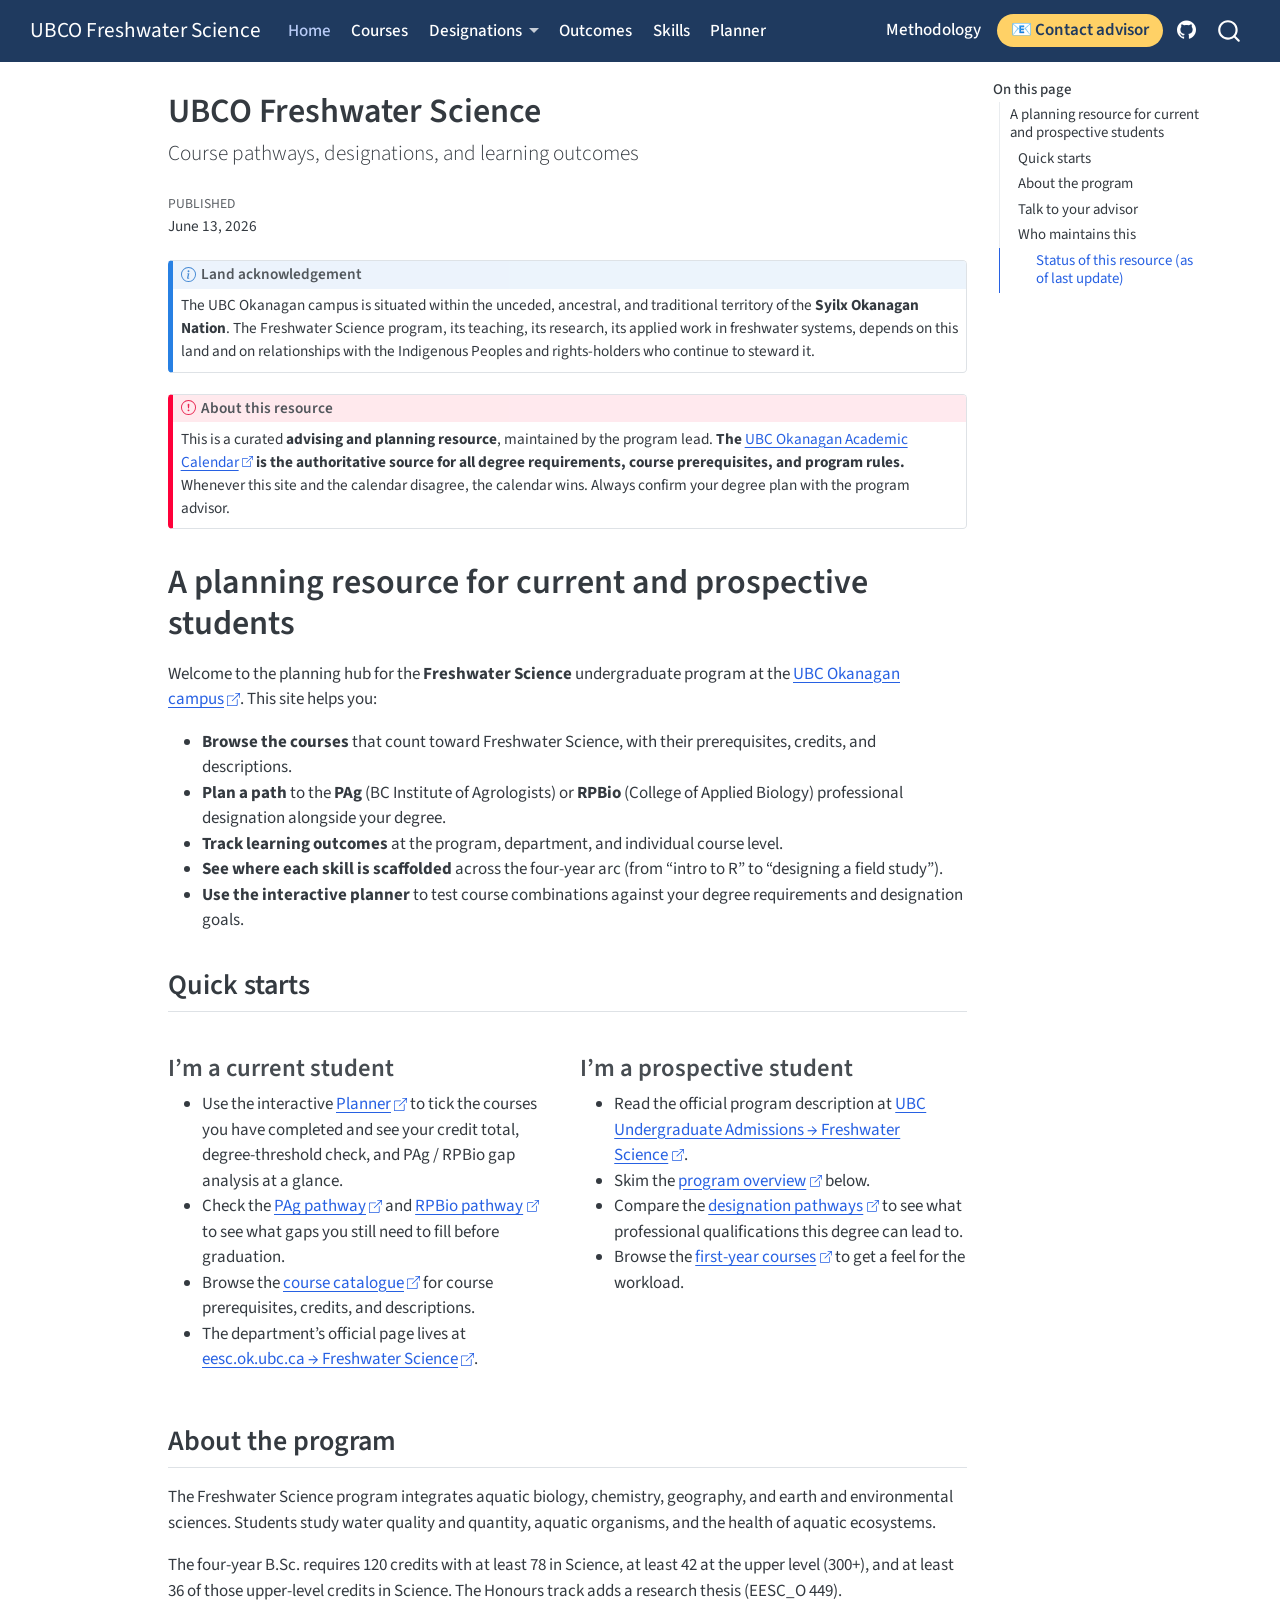
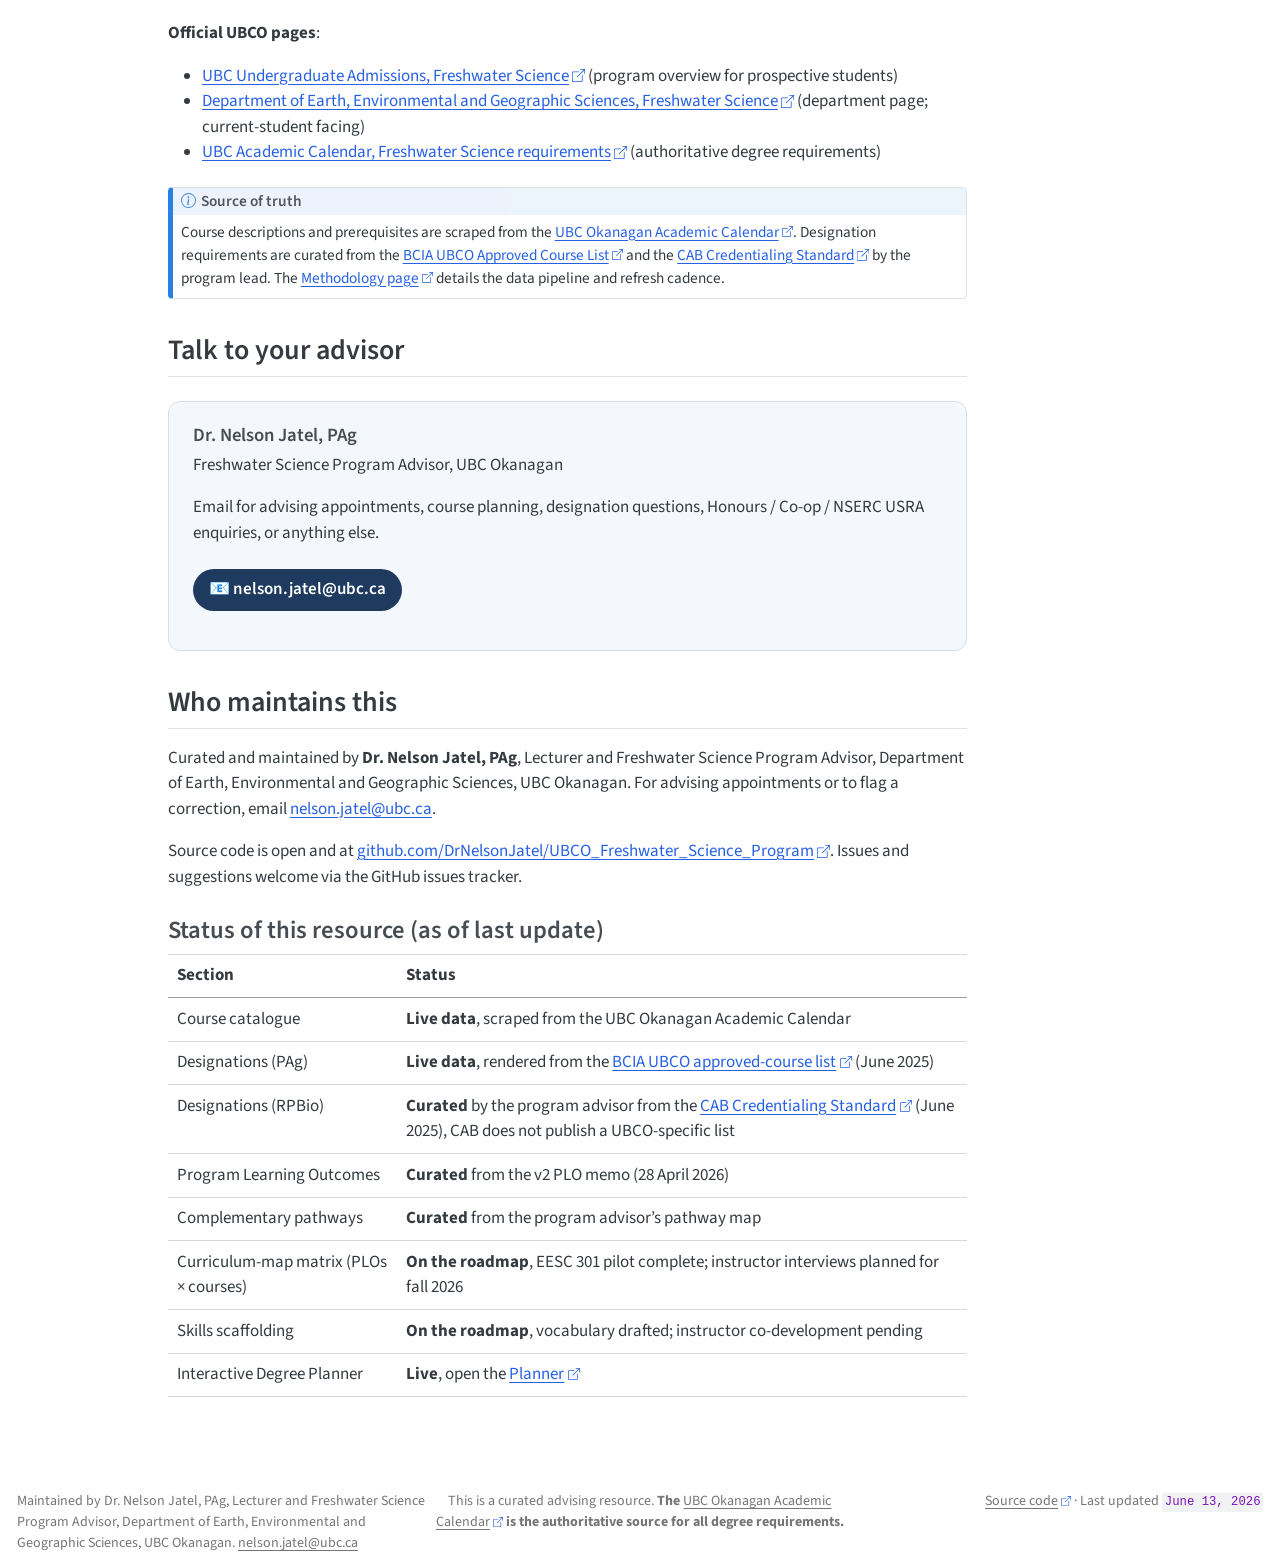
<file: index.html>
<!DOCTYPE html>
<html xmlns="http://www.w3.org/1999/xhtml" lang="en" xml:lang="en"><head>

<meta charset="utf-8">
<meta name="generator" content="quarto-1.9.38">

<meta name="viewport" content="width=device-width, initial-scale=1.0, user-scalable=yes">

<meta name="dcterms.date" content="2026-06-13">

<title>UBCO Freshwater Science</title>
<style>
/* Default styles provided by pandoc.
** See https://pandoc.org/MANUAL.html#variables-for-html for config info.
*/
code{white-space: pre-wrap;}
span.smallcaps{font-variant: small-caps;}
div.columns{display: flex; gap: min(4vw, 1.5em);}
div.column{flex: auto; overflow-x: auto;}
div.hanging-indent{margin-left: 1.5em; text-indent: -1.5em;}
ul.task-list{list-style: none;}
ul.task-list li input[type="checkbox"] {
  width: 0.8em;
  margin: 0 0.8em 0.2em -1em; /* quarto-specific, see https://github.com/quarto-dev/quarto-cli/issues/4556 */ 
  vertical-align: middle;
}
</style>


<script src="site_libs/quarto-nav/quarto-nav.js"></script>
<script src="site_libs/quarto-nav/headroom.min.js"></script>
<script src="site_libs/clipboard/clipboard.min.js"></script>
<script src="site_libs/quarto-search/autocomplete.umd.js"></script>
<script src="site_libs/quarto-search/fuse.min.js"></script>
<script src="site_libs/quarto-search/quarto-search.js"></script>
<meta name="quarto:offset" content="./">
<link href="./assets/favicon.png" rel="icon" type="image/png">
<script src="site_libs/quarto-html/quarto.js" type="module"></script>
<script src="site_libs/quarto-html/tabsets/tabsets.js" type="module"></script>
<script src="site_libs/quarto-html/popper.min.js"></script>
<script src="site_libs/quarto-html/tippy.umd.min.js"></script>
<script src="site_libs/quarto-html/anchor.min.js"></script>
<link href="site_libs/quarto-html/tippy.css" rel="stylesheet">
<link href="site_libs/quarto-html/quarto-syntax-highlighting-15634bcf2e68342d4ad2dfa704d543f6.css" rel="stylesheet" id="quarto-text-highlighting-styles">
<script src="site_libs/bootstrap/bootstrap.min.js"></script>
<link href="site_libs/bootstrap/bootstrap-icons.css" rel="stylesheet">
<link href="site_libs/bootstrap/bootstrap-db3cd5afc68202fcd75d887aeeb89524.min.css" rel="stylesheet" append-hash="true" id="quarto-bootstrap" data-mode="light">
<script id="quarto-search-options" type="application/json">{
  "location": "navbar",
  "copy-button": false,
  "collapse-after": 3,
  "panel-placement": "end",
  "type": "overlay",
  "limit": 50,
  "keyboard-shortcut": [
    "f",
    "/",
    "s"
  ],
  "show-item-context": false,
  "language": {
    "search-no-results-text": "No results",
    "search-matching-documents-text": "matching documents",
    "search-copy-link-title": "Copy link to search",
    "search-hide-matches-text": "Hide additional matches",
    "search-more-match-text": "more match in this document",
    "search-more-matches-text": "more matches in this document",
    "search-clear-button-title": "Clear",
    "search-text-placeholder": "",
    "search-detached-cancel-button-title": "Cancel",
    "search-submit-button-title": "Submit",
    "search-label": "Search"
  }
}</script>
<style>html{ scroll-behavior: smooth; }</style>


<link rel="stylesheet" href="assets/styles.css">
</head>

<body class="nav-fixed quarto-light">

<div id="quarto-search-results"></div>
  <header id="quarto-header" class="headroom fixed-top">
    <nav class="navbar navbar-expand-lg " data-bs-theme="dark">
      <div class="navbar-container container-fluid">
      <div class="navbar-brand-container mx-auto">
    <a class="navbar-brand" href="./index.html">
    <span class="navbar-title">UBCO Freshwater Science</span>
    </a>
  </div>
            <div id="quarto-search" class="" title="Search"></div>
          <button class="navbar-toggler" type="button" data-bs-toggle="collapse" data-bs-target="#navbarCollapse" aria-controls="navbarCollapse" role="menu" aria-expanded="false" aria-label="Toggle navigation" onclick="if (window.quartoToggleHeadroom) { window.quartoToggleHeadroom(); }">
  <span class="navbar-toggler-icon"></span>
</button>
          <div class="collapse navbar-collapse" id="navbarCollapse">
            <ul class="navbar-nav navbar-nav-scroll me-auto">
  <li class="nav-item">
    <a class="nav-link active" href="./index.html" aria-current="page"> 
<span class="menu-text">Home</span></a>
  </li>  
  <li class="nav-item">
    <a class="nav-link" href="./courses/index.html"> 
<span class="menu-text">Courses</span></a>
  </li>  
  <li class="nav-item dropdown ">
    <a class="nav-link dropdown-toggle" href="#" id="nav-menu-designations" role="link" data-bs-toggle="dropdown" aria-expanded="false">
 <span class="menu-text">Designations</span>
    </a>
    <ul class="dropdown-menu" aria-labelledby="nav-menu-designations">    
        <li>
    <a class="dropdown-item" href="./designations/pag.html">
 <span class="dropdown-text">PAg (BC Institute of Agrologists)</span></a>
  </li>  
        <li>
    <a class="dropdown-item" href="./designations/rpbio.html">
 <span class="dropdown-text">RPBio (College of Applied Biology)</span></a>
  </li>  
        <li>
    <a class="dropdown-item" href="./designations/complementary.html">
 <span class="dropdown-text">Complementary pathways</span></a>
  </li>  
    </ul>
  </li>
  <li class="nav-item">
    <a class="nav-link" href="./outcomes/index.html"> 
<span class="menu-text">Outcomes</span></a>
  </li>  
  <li class="nav-item">
    <a class="nav-link" href="./skills/index.html"> 
<span class="menu-text">Skills</span></a>
  </li>  
  <li class="nav-item">
    <a class="nav-link" href="https://obwb.shinyapps.io/ubco-freshwater-planner/" target="_blank"> 
<span class="menu-text">Planner</span></a>
  </li>  
</ul>
            <ul class="navbar-nav navbar-nav-scroll ms-auto">
  <li class="nav-item">
    <a class="nav-link" href="./docs/methodology.html"> 
<span class="menu-text">Methodology</span></a>
  </li>  
  <li class="nav-item">
    <a class="nav-link" href="mailto:nelson.jatel@ubc.ca?subject=UBCO%20Freshwater%20Science%20-%20Student%20enquiry"> 
<span class="menu-text">📧 Contact advisor</span></a>
  </li>  
  <li class="nav-item compact">
    <a class="nav-link" href="https://github.com/DrNelsonJatel/UBCO_Freshwater_Science_Program"> <i class="bi bi-github" role="img" aria-label="GitHub">
</i> 
<span class="menu-text"></span></a>
  </li>  
</ul>
          </div> <!-- /navcollapse -->
            <div class="quarto-navbar-tools">
</div>
      </div> <!-- /container-fluid -->
    </nav>
</header>
<!-- content -->
<div id="quarto-content" class="quarto-container page-columns page-rows-contents page-layout-article page-navbar">
<!-- sidebar -->
<!-- margin-sidebar -->
    <div id="quarto-margin-sidebar" class="sidebar margin-sidebar">
        <nav id="TOC" role="doc-toc" class="toc-active">
    <h2 id="toc-title">On this page</h2>
   
  <ul>
  <li><a href="#a-planning-resource-for-current-and-prospective-students" id="toc-a-planning-resource-for-current-and-prospective-students" class="nav-link active" data-scroll-target="#a-planning-resource-for-current-and-prospective-students">A planning resource for current and prospective students</a>
  <ul class="collapse">
  <li><a href="#quick-starts" id="toc-quick-starts" class="nav-link" data-scroll-target="#quick-starts">Quick starts</a></li>
  <li><a href="#about-the-program" id="toc-about-the-program" class="nav-link" data-scroll-target="#about-the-program">About the program</a></li>
  <li><a href="#talk-to-your-advisor" id="toc-talk-to-your-advisor" class="nav-link" data-scroll-target="#talk-to-your-advisor">Talk to your advisor</a>
  <ul class="collapse">
  <li><a href="#dr.-nelson-jatel-pag" id="toc-dr.-nelson-jatel-pag" class="nav-link" data-scroll-target="#dr.-nelson-jatel-pag">Dr.&nbsp;Nelson Jatel, PAg</a></li>
  </ul></li>
  <li><a href="#who-maintains-this" id="toc-who-maintains-this" class="nav-link" data-scroll-target="#who-maintains-this">Who maintains this</a>
  <ul class="collapse">
  <li><a href="#status-of-this-resource-as-of-last-update" id="toc-status-of-this-resource-as-of-last-update" class="nav-link" data-scroll-target="#status-of-this-resource-as-of-last-update">Status of this resource (as of last update)</a></li>
  </ul></li>
  </ul></li>
  </ul>
</nav>
    </div>
<!-- main -->
<main class="content" id="quarto-document-content">

<header id="title-block-header" class="quarto-title-block default">
<div class="quarto-title">
<h1 class="title">UBCO Freshwater Science</h1>
<p class="subtitle lead">Course pathways, designations, and learning outcomes</p>
</div>



<div class="quarto-title-meta">

    
    <div>
    <div class="quarto-title-meta-heading">Published</div>
    <div class="quarto-title-meta-contents">
      <p class="date">June 13, 2026</p>
    </div>
  </div>
  
    
  </div>
  


</header>


<div class="callout callout-style-default callout-note callout-titled">
<div class="callout-header d-flex align-content-center">
<div class="callout-icon-container">
<i class="callout-icon"></i>
</div>
<div class="callout-title-container flex-fill">
<span class="screen-reader-only">Note</span>Land acknowledgement
</div>
</div>
<div class="callout-body-container callout-body">
<p>The UBC Okanagan campus is situated within the unceded, ancestral, and traditional territory of the <strong>Syilx Okanagan Nation</strong>. The Freshwater Science program, its teaching, its research, its applied work in freshwater systems, depends on this land and on relationships with the Indigenous Peoples and rights-holders who continue to steward it.</p>
</div>
</div>
<div class="callout callout-style-default callout-important callout-titled">
<div class="callout-header d-flex align-content-center">
<div class="callout-icon-container">
<i class="callout-icon"></i>
</div>
<div class="callout-title-container flex-fill">
<span class="screen-reader-only">Important</span>About this resource
</div>
</div>
<div class="callout-body-container callout-body">
<p>This is a curated <strong>advising and planning resource</strong>, maintained by the program lead. <strong>The <a href="https://okanagan.calendar.ubc.ca/">UBC Okanagan Academic Calendar</a> is the authoritative source for all degree requirements, course prerequisites, and program rules.</strong> Whenever this site and the calendar disagree, the calendar wins. Always confirm your degree plan with the program advisor.</p>
</div>
</div>
<section id="a-planning-resource-for-current-and-prospective-students" class="level1">
<h1>A planning resource for current and prospective students</h1>
<p>Welcome to the planning hub for the <strong>Freshwater Science</strong> undergraduate program at the <a href="https://ok.ubc.ca/">UBC Okanagan campus</a>. This site helps you:</p>
<ul>
<li><strong>Browse the courses</strong> that count toward Freshwater Science, with their prerequisites, credits, and descriptions.</li>
<li><strong>Plan a path</strong> to the <strong>PAg</strong> (BC Institute of Agrologists) or <strong>RPBio</strong> (College of Applied Biology) professional designation alongside your degree.</li>
<li><strong>Track learning outcomes</strong> at the program, department, and individual course level.</li>
<li><strong>See where each skill is scaffolded</strong> across the four-year arc (from “intro to R” to “designing a field study”).</li>
<li><strong>Use the interactive planner</strong> to test course combinations against your degree requirements and designation goals.</li>
</ul>
<section id="quick-starts" class="level2">
<h2 class="anchored" data-anchor-id="quick-starts">Quick starts</h2>
<div class="grid">
<section id="im-a-current-student" class="level3 g-col-md-6 g-col-12">
<h3 class="anchored" data-anchor-id="im-a-current-student">I’m a current student</h3>
<ul>
<li>Use the interactive <a href="./planner/index.html">Planner</a> to tick the courses you have completed and see your credit total, degree-threshold check, and PAg / RPBio gap analysis at a glance.</li>
<li>Check the <a href="./designations/pag.html">PAg pathway</a> and <a href="./designations/rpbio.html">RPBio pathway</a> to see what gaps you still need to fill before graduation.</li>
<li>Browse the <a href="./courses/index.html">course catalogue</a> for course prerequisites, credits, and descriptions.</li>
<li>The department’s official page lives at <a href="https://eesc.ok.ubc.ca/undergraduate/freshwater-science/">eesc.ok.ubc.ca → Freshwater Science</a>.</li>
</ul>
</section>
<section id="im-a-prospective-student" class="level3 g-col-md-6 g-col-12">
<h3 class="anchored" data-anchor-id="im-a-prospective-student">I’m a prospective student</h3>
<ul>
<li>Read the official program description at <a href="https://you.ubc.ca/ubc_programs/freshwater-science/">UBC Undergraduate Admissions → Freshwater Science</a>.</li>
<li>Skim the <a href="#about-the-program">program overview</a> below.</li>
<li>Compare the <a href="./designations/pag.html">designation pathways</a> to see what professional qualifications this degree can lead to.</li>
<li>Browse the <a href="./courses/index.html#year-1">first-year courses</a> to get a feel for the workload.</li>
</ul>
</section>
</div>
</section>
<section id="about-the-program" class="level2">
<h2 class="anchored" data-anchor-id="about-the-program">About the program</h2>
<p>The Freshwater Science program integrates aquatic biology, chemistry, geography, and earth and environmental sciences. Students study water quality and quantity, aquatic organisms, and the health of aquatic ecosystems.</p>
<p>The four-year B.Sc. requires 120 credits with at least 78 in Science, at least 42 at the upper level (300+), and at least 36 of those upper-level credits in Science. The Honours track adds a research thesis (EESC_O 449).</p>
<p><strong>Official UBCO pages</strong>:</p>
<ul>
<li><a href="https://you.ubc.ca/ubc_programs/freshwater-science/">UBC Undergraduate Admissions, Freshwater Science</a> (program overview for prospective students)</li>
<li><a href="https://eesc.ok.ubc.ca/undergraduate/freshwater-science/">Department of Earth, Environmental and Geographic Sciences, Freshwater Science</a> (department page; current-student facing)</li>
<li><a href="https://okanagan.calendar.ubc.ca/faculties-schools-and-colleges/faculty-science/bachelor-science-programs/major-programs/freshwater-science">UBC Academic Calendar, Freshwater Science requirements</a> (authoritative degree requirements)</li>
</ul>
<div class="callout callout-style-default callout-note callout-titled">
<div class="callout-header d-flex align-content-center">
<div class="callout-icon-container">
<i class="callout-icon"></i>
</div>
<div class="callout-title-container flex-fill">
<span class="screen-reader-only">Note</span>Source of truth
</div>
</div>
<div class="callout-body-container callout-body">
<p>Course descriptions and prerequisites are scraped from the <a href="https://okanagan.calendar.ubc.ca/">UBC Okanagan Academic Calendar</a>. Designation requirements are curated from the <a href="https://www.bcia.com/">BCIA UBCO Approved Course List</a> and the <a href="https://cab-bc.org/">CAB Credentialing Standard</a> by the program lead. The <a href="./docs/methodology.html">Methodology page</a> details the data pipeline and refresh cadence.</p>
</div>
</div>
</section>
<section id="talk-to-your-advisor" class="level2">
<h2 class="anchored" data-anchor-id="talk-to-your-advisor">Talk to your advisor</h2>
<div class="contact-card">
<section id="dr.-nelson-jatel-pag" class="level3 contact-card-body">
<h3 class="anchored" data-anchor-id="dr.-nelson-jatel-pag">Dr.&nbsp;Nelson Jatel, PAg</h3>
<p>Freshwater Science Program Advisor, UBC Okanagan</p>
<p>Email for advising appointments, course planning, designation questions, Honours / Co-op / NSERC USRA enquiries, or anything else.</p>
<p><a class="contact-card-cta" href="mailto:nelson.jatel@ubc.ca?subject=UBCO%20Freshwater%20Science%20-%20Student%20enquiry">📧 nelson.jatel@ubc.ca</a></p>
</section>
</div>
</section>
<section id="who-maintains-this" class="level2">
<h2 class="anchored" data-anchor-id="who-maintains-this">Who maintains this</h2>
<p>Curated and maintained by <strong>Dr.&nbsp;Nelson Jatel, PAg</strong>, Lecturer and Freshwater Science Program Advisor, Department of Earth, Environmental and Geographic Sciences, UBC Okanagan. For advising appointments or to flag a correction, email <a href="mailto:nelson.jatel@ubc.ca?subject=UBCO%20Freshwater%20Science%20-%20Student%20enquiry">nelson.jatel@ubc.ca</a>.</p>
<p>Source code is open and at <a href="https://github.com/DrNelsonJatel/UBCO_Freshwater_Science_Program">github.com/DrNelsonJatel/UBCO_Freshwater_Science_Program</a>. Issues and suggestions welcome via the GitHub issues tracker.</p>
<section id="status-of-this-resource-as-of-last-update" class="level3">
<h3 class="anchored" data-anchor-id="status-of-this-resource-as-of-last-update">Status of this resource (as of last update)</h3>
<table class="caption-top table">
<thead>
<tr class="header">
<th>Section</th>
<th>Status</th>
</tr>
</thead>
<tbody>
<tr class="odd">
<td>Course catalogue</td>
<td><strong>Live data</strong>, scraped from the UBC Okanagan Academic Calendar</td>
</tr>
<tr class="even">
<td>Designations (PAg)</td>
<td><strong>Live data</strong>, rendered from the <a href="https://www.bcia.com/sites/default/files/docs/resources/UBCO%20Approved%20Courses_June%2027,%202025.pdf">BCIA UBCO approved-course list</a> (June 2025)</td>
</tr>
<tr class="odd">
<td>Designations (RPBio)</td>
<td><strong>Curated</strong> by the program advisor from the <a href="https://cab-bc.org/wp-content/uploads/Credentialing_Standard_June-2025.pdf">CAB Credentialing Standard</a> (June 2025), CAB does not publish a UBCO-specific list</td>
</tr>
<tr class="even">
<td>Program Learning Outcomes</td>
<td><strong>Curated</strong> from the v2 PLO memo (28 April 2026)</td>
</tr>
<tr class="odd">
<td>Complementary pathways</td>
<td><strong>Curated</strong> from the program advisor’s pathway map</td>
</tr>
<tr class="even">
<td>Curriculum-map matrix (PLOs × courses)</td>
<td><strong>On the roadmap</strong>, EESC 301 pilot complete; instructor interviews planned for fall 2026</td>
</tr>
<tr class="odd">
<td>Skills scaffolding</td>
<td><strong>On the roadmap</strong>, vocabulary drafted; instructor co-development pending</td>
</tr>
<tr class="even">
<td>Interactive Degree Planner</td>
<td><strong>Live</strong>, open the <a href="./planner/index.html">Planner</a></td>
</tr>
</tbody>
</table>


</section>
</section>
</section>

</main> <!-- /main -->
<script id="quarto-html-after-body" type="application/javascript">
  window.document.addEventListener("DOMContentLoaded", function (event) {
    const icon = "";
    const anchorJS = new window.AnchorJS();
    anchorJS.options = {
      placement: 'right',
      icon: icon
    };
    anchorJS.add('.anchored');
    const isCodeAnnotation = (el) => {
      for (const clz of el.classList) {
        if (clz.startsWith('code-annotation-')) {                     
          return true;
        }
      }
      return false;
    }
    const onCopySuccess = function(e) {
      // button target
      const button = e.trigger;
      // don't keep focus
      button.blur();
      // flash "checked"
      button.classList.add('code-copy-button-checked');
      var currentTitle = button.getAttribute("title");
      button.setAttribute("title", "Copied!");
      let tooltip;
      if (window.bootstrap) {
        button.setAttribute("data-bs-toggle", "tooltip");
        button.setAttribute("data-bs-placement", "left");
        button.setAttribute("data-bs-title", "Copied!");
        tooltip = new bootstrap.Tooltip(button, 
          { trigger: "manual", 
            customClass: "code-copy-button-tooltip",
            offset: [0, -8]});
        tooltip.show();    
      }
      setTimeout(function() {
        if (tooltip) {
          tooltip.hide();
          button.removeAttribute("data-bs-title");
          button.removeAttribute("data-bs-toggle");
          button.removeAttribute("data-bs-placement");
        }
        button.setAttribute("title", currentTitle);
        button.classList.remove('code-copy-button-checked');
      }, 1000);
      // clear code selection
      e.clearSelection();
    }
    const getTextToCopy = function(trigger) {
      const outerScaffold = trigger.parentElement.cloneNode(true);
      const codeEl = outerScaffold.querySelector('code');
      for (const childEl of codeEl.children) {
        if (isCodeAnnotation(childEl)) {
          childEl.remove();
        }
      }
      return codeEl.innerText;
    }
    const clipboard = new window.ClipboardJS('.code-copy-button:not([data-in-quarto-modal])', {
      text: getTextToCopy
    });
    clipboard.on('success', onCopySuccess);
    if (window.document.getElementById('quarto-embedded-source-code-modal')) {
      const clipboardModal = new window.ClipboardJS('.code-copy-button[data-in-quarto-modal]', {
        text: getTextToCopy,
        container: window.document.getElementById('quarto-embedded-source-code-modal')
      });
      clipboardModal.on('success', onCopySuccess);
    }
      var localhostRegex = new RegExp(/^(?:http|https):\/\/localhost\:?[0-9]*\//);
      var mailtoRegex = new RegExp(/^mailto:/);
        var filterRegex = new RegExp("https:\/\/drnelsonjatel\.github\.io\/UBCO_Freshwater_Science_Program\/");
      var isInternal = (href) => {
          return filterRegex.test(href) || localhostRegex.test(href) || mailtoRegex.test(href);
      }
      // Inspect non-navigation links and adorn them if external
     var links = window.document.querySelectorAll('a[href]:not(.nav-link):not(.navbar-brand):not(.toc-action):not(.sidebar-link):not(.sidebar-item-toggle):not(.pagination-link):not(.no-external):not([aria-hidden]):not(.dropdown-item):not(.quarto-navigation-tool):not(.about-link)');
      for (var i=0; i<links.length; i++) {
        const link = links[i];
        if (!isInternal(link.href)) {
          // undo the damage that might have been done by quarto-nav.js in the case of
          // links that we want to consider external
          if (link.dataset.originalHref !== undefined) {
            link.href = link.dataset.originalHref;
          }
            // target, if specified
            link.setAttribute("target", "_blank");
            if (link.getAttribute("rel") === null) {
              link.setAttribute("rel", "noopener");
            }
            // default icon
            link.classList.add("external");
        }
      }
    function tippyHover(el, contentFn, onTriggerFn, onUntriggerFn) {
      const config = {
        allowHTML: true,
        maxWidth: 500,
        delay: 100,
        arrow: false,
        appendTo: function(el) {
            return el.parentElement;
        },
        interactive: true,
        interactiveBorder: 10,
        theme: 'quarto',
        placement: 'bottom-start',
      };
      if (contentFn) {
        config.content = contentFn;
      }
      if (onTriggerFn) {
        config.onTrigger = onTriggerFn;
      }
      if (onUntriggerFn) {
        config.onUntrigger = onUntriggerFn;
      }
      window.tippy(el, config); 
    }
    const noterefs = window.document.querySelectorAll('a[role="doc-noteref"]');
    for (var i=0; i<noterefs.length; i++) {
      const ref = noterefs[i];
      tippyHover(ref, function() {
        // use id or data attribute instead here
        let href = ref.getAttribute('data-footnote-href') || ref.getAttribute('href');
        try { href = new URL(href).hash; } catch {}
        const id = href.replace(/^#\/?/, "");
        const note = window.document.getElementById(id);
        if (note) {
          return note.innerHTML;
        } else {
          return "";
        }
      });
    }
    const xrefs = window.document.querySelectorAll('a.quarto-xref');
    const processXRef = (id, note) => {
      // Strip column container classes
      const stripColumnClz = (el) => {
        el.classList.remove("page-full", "page-columns");
        if (el.children) {
          for (const child of el.children) {
            stripColumnClz(child);
          }
        }
      }
      stripColumnClz(note)
      if (id === null || id.startsWith('sec-')) {
        // Special case sections, only their first couple elements
        const container = document.createElement("div");
        if (note.children && note.children.length > 2) {
          container.appendChild(note.children[0].cloneNode(true));
          for (let i = 1; i < note.children.length; i++) {
            const child = note.children[i];
            if (child.tagName === "P" && child.innerText === "") {
              continue;
            } else {
              container.appendChild(child.cloneNode(true));
              break;
            }
          }
          if (window.Quarto?.typesetMath) {
            window.Quarto.typesetMath(container);
          }
          return container.innerHTML
        } else {
          if (window.Quarto?.typesetMath) {
            window.Quarto.typesetMath(note);
          }
          return note.innerHTML;
        }
      } else {
        // Remove any anchor links if they are present
        const anchorLink = note.querySelector('a.anchorjs-link');
        if (anchorLink) {
          anchorLink.remove();
        }
        if (window.Quarto?.typesetMath) {
          window.Quarto.typesetMath(note);
        }
        if (note.classList.contains("callout")) {
          return note.outerHTML;
        } else {
          return note.innerHTML;
        }
      }
    }
    for (var i=0; i<xrefs.length; i++) {
      const xref = xrefs[i];
      tippyHover(xref, undefined, function(instance) {
        instance.disable();
        let url = xref.getAttribute('href');
        let hash = undefined; 
        if (url.startsWith('#')) {
          hash = url;
        } else {
          try { hash = new URL(url).hash; } catch {}
        }
        if (hash) {
          const id = hash.replace(/^#\/?/, "");
          const note = window.document.getElementById(id);
          if (note !== null) {
            try {
              const html = processXRef(id, note.cloneNode(true));
              instance.setContent(html);
            } finally {
              instance.enable();
              instance.show();
            }
          } else {
            // See if we can fetch this
            fetch(url.split('#')[0])
            .then(res => res.text())
            .then(html => {
              const parser = new DOMParser();
              const htmlDoc = parser.parseFromString(html, "text/html");
              const note = htmlDoc.getElementById(id);
              if (note !== null) {
                const html = processXRef(id, note);
                instance.setContent(html);
              } 
            }).finally(() => {
              instance.enable();
              instance.show();
            });
          }
        } else {
          // See if we can fetch a full url (with no hash to target)
          // This is a special case and we should probably do some content thinning / targeting
          fetch(url)
          .then(res => res.text())
          .then(html => {
            const parser = new DOMParser();
            const htmlDoc = parser.parseFromString(html, "text/html");
            const note = htmlDoc.querySelector('main.content');
            if (note !== null) {
              // This should only happen for chapter cross references
              // (since there is no id in the URL)
              // remove the first header
              if (note.children.length > 0 && note.children[0].tagName === "HEADER") {
                note.children[0].remove();
              }
              const html = processXRef(null, note);
              instance.setContent(html);
            } 
          }).finally(() => {
            instance.enable();
            instance.show();
          });
        }
      }, function(instance) {
      });
    }
        let selectedAnnoteEl;
        const selectorForAnnotation = ( cell, annotation) => {
          let cellAttr = 'data-code-cell="' + cell + '"';
          let lineAttr = 'data-code-annotation="' +  annotation + '"';
          const selector = 'span[' + cellAttr + '][' + lineAttr + ']';
          return selector;
        }
        const selectCodeLines = (annoteEl) => {
          const doc = window.document;
          const targetCell = annoteEl.getAttribute("data-target-cell");
          const targetAnnotation = annoteEl.getAttribute("data-target-annotation");
          const annoteSpan = window.document.querySelector(selectorForAnnotation(targetCell, targetAnnotation));
          const lines = annoteSpan.getAttribute("data-code-lines").split(",");
          const lineIds = lines.map((line) => {
            return targetCell + "-" + line;
          })
          let top = null;
          let height = null;
          let parent = null;
          if (lineIds.length > 0) {
              //compute the position of the single el (top and bottom and make a div)
              const el = window.document.getElementById(lineIds[0]);
              top = el.offsetTop;
              height = el.offsetHeight;
              parent = el.parentElement.parentElement;
            if (lineIds.length > 1) {
              const lastEl = window.document.getElementById(lineIds[lineIds.length - 1]);
              const bottom = lastEl.offsetTop + lastEl.offsetHeight;
              height = bottom - top;
            }
            if (top !== null && height !== null && parent !== null) {
              // cook up a div (if necessary) and position it 
              let div = window.document.getElementById("code-annotation-line-highlight");
              if (div === null) {
                div = window.document.createElement("div");
                div.setAttribute("id", "code-annotation-line-highlight");
                div.style.position = 'absolute';
                parent.appendChild(div);
              }
              div.style.top = top - 2 + "px";
              div.style.height = height + 4 + "px";
              div.style.left = 0;
              let gutterDiv = window.document.getElementById("code-annotation-line-highlight-gutter");
              if (gutterDiv === null) {
                gutterDiv = window.document.createElement("div");
                gutterDiv.setAttribute("id", "code-annotation-line-highlight-gutter");
                gutterDiv.style.position = 'absolute';
                const codeCell = window.document.getElementById(targetCell);
                const gutter = codeCell.querySelector('.code-annotation-gutter');
                gutter.appendChild(gutterDiv);
              }
              gutterDiv.style.top = top - 2 + "px";
              gutterDiv.style.height = height + 4 + "px";
            }
            selectedAnnoteEl = annoteEl;
          }
        };
        const unselectCodeLines = () => {
          const elementsIds = ["code-annotation-line-highlight", "code-annotation-line-highlight-gutter"];
          elementsIds.forEach((elId) => {
            const div = window.document.getElementById(elId);
            if (div) {
              div.remove();
            }
          });
          selectedAnnoteEl = undefined;
        };
          // Handle positioning of the toggle
      window.addEventListener(
        "resize",
        throttle(() => {
          elRect = undefined;
          if (selectedAnnoteEl) {
            selectCodeLines(selectedAnnoteEl);
          }
        }, 10)
      );
      function throttle(fn, ms) {
      let throttle = false;
      let timer;
        return (...args) => {
          if(!throttle) { // first call gets through
              fn.apply(this, args);
              throttle = true;
          } else { // all the others get throttled
              if(timer) clearTimeout(timer); // cancel #2
              timer = setTimeout(() => {
                fn.apply(this, args);
                timer = throttle = false;
              }, ms);
          }
        };
      }
        // Attach click handler to the DT
        const annoteDls = window.document.querySelectorAll('dt[data-target-cell]');
        for (const annoteDlNode of annoteDls) {
          annoteDlNode.addEventListener('click', (event) => {
            const clickedEl = event.target;
            if (clickedEl !== selectedAnnoteEl) {
              unselectCodeLines();
              const activeEl = window.document.querySelector('dt[data-target-cell].code-annotation-active');
              if (activeEl) {
                activeEl.classList.remove('code-annotation-active');
              }
              selectCodeLines(clickedEl);
              clickedEl.classList.add('code-annotation-active');
            } else {
              // Unselect the line
              unselectCodeLines();
              clickedEl.classList.remove('code-annotation-active');
            }
          });
        }
    const findCites = (el) => {
      const parentEl = el.parentElement;
      if (parentEl) {
        const cites = parentEl.dataset.cites;
        if (cites) {
          return {
            el,
            cites: cites.split(' ')
          };
        } else {
          return findCites(el.parentElement)
        }
      } else {
        return undefined;
      }
    };
    var bibliorefs = window.document.querySelectorAll('a[role="doc-biblioref"]');
    for (var i=0; i<bibliorefs.length; i++) {
      const ref = bibliorefs[i];
      const citeInfo = findCites(ref);
      if (citeInfo) {
        tippyHover(citeInfo.el, function() {
          var popup = window.document.createElement('div');
          citeInfo.cites.forEach(function(cite) {
            var citeDiv = window.document.createElement('div');
            citeDiv.classList.add('hanging-indent');
            citeDiv.classList.add('csl-entry');
            var biblioDiv = window.document.getElementById('ref-' + cite);
            if (biblioDiv) {
              citeDiv.innerHTML = biblioDiv.innerHTML;
            }
            popup.appendChild(citeDiv);
          });
          return popup.innerHTML;
        });
      }
    }
  });
  </script>
</div> <!-- /content -->
<footer class="footer">
  <div class="nav-footer">
    <div class="nav-footer-left">
<p>Maintained by Dr.&nbsp;Nelson Jatel, PAg, Lecturer and Freshwater Science Program Advisor, Department of Earth, Environmental and Geographic Sciences, UBC Okanagan. <a href="mailto:nelson.jatel@ubc.ca">nelson.jatel@ubc.ca</a></p>
</div>   
    <div class="nav-footer-center">
<p>This is a curated advising resource. <strong>The <a href="https://okanagan.calendar.ubc.ca/">UBC Okanagan Academic Calendar</a> is the authoritative source for all degree requirements.</strong></p>
</div>
    <div class="nav-footer-right">
<p><a href="https://github.com/DrNelsonJatel/UBCO_Freshwater_Science_Program">Source code</a> · Last updated <code>June 13, 2026</code></p>
</div>
  </div>
</footer>




<script src="site_libs/quarto-html/zenscroll-min.js"></script>
</body></html>
</file>
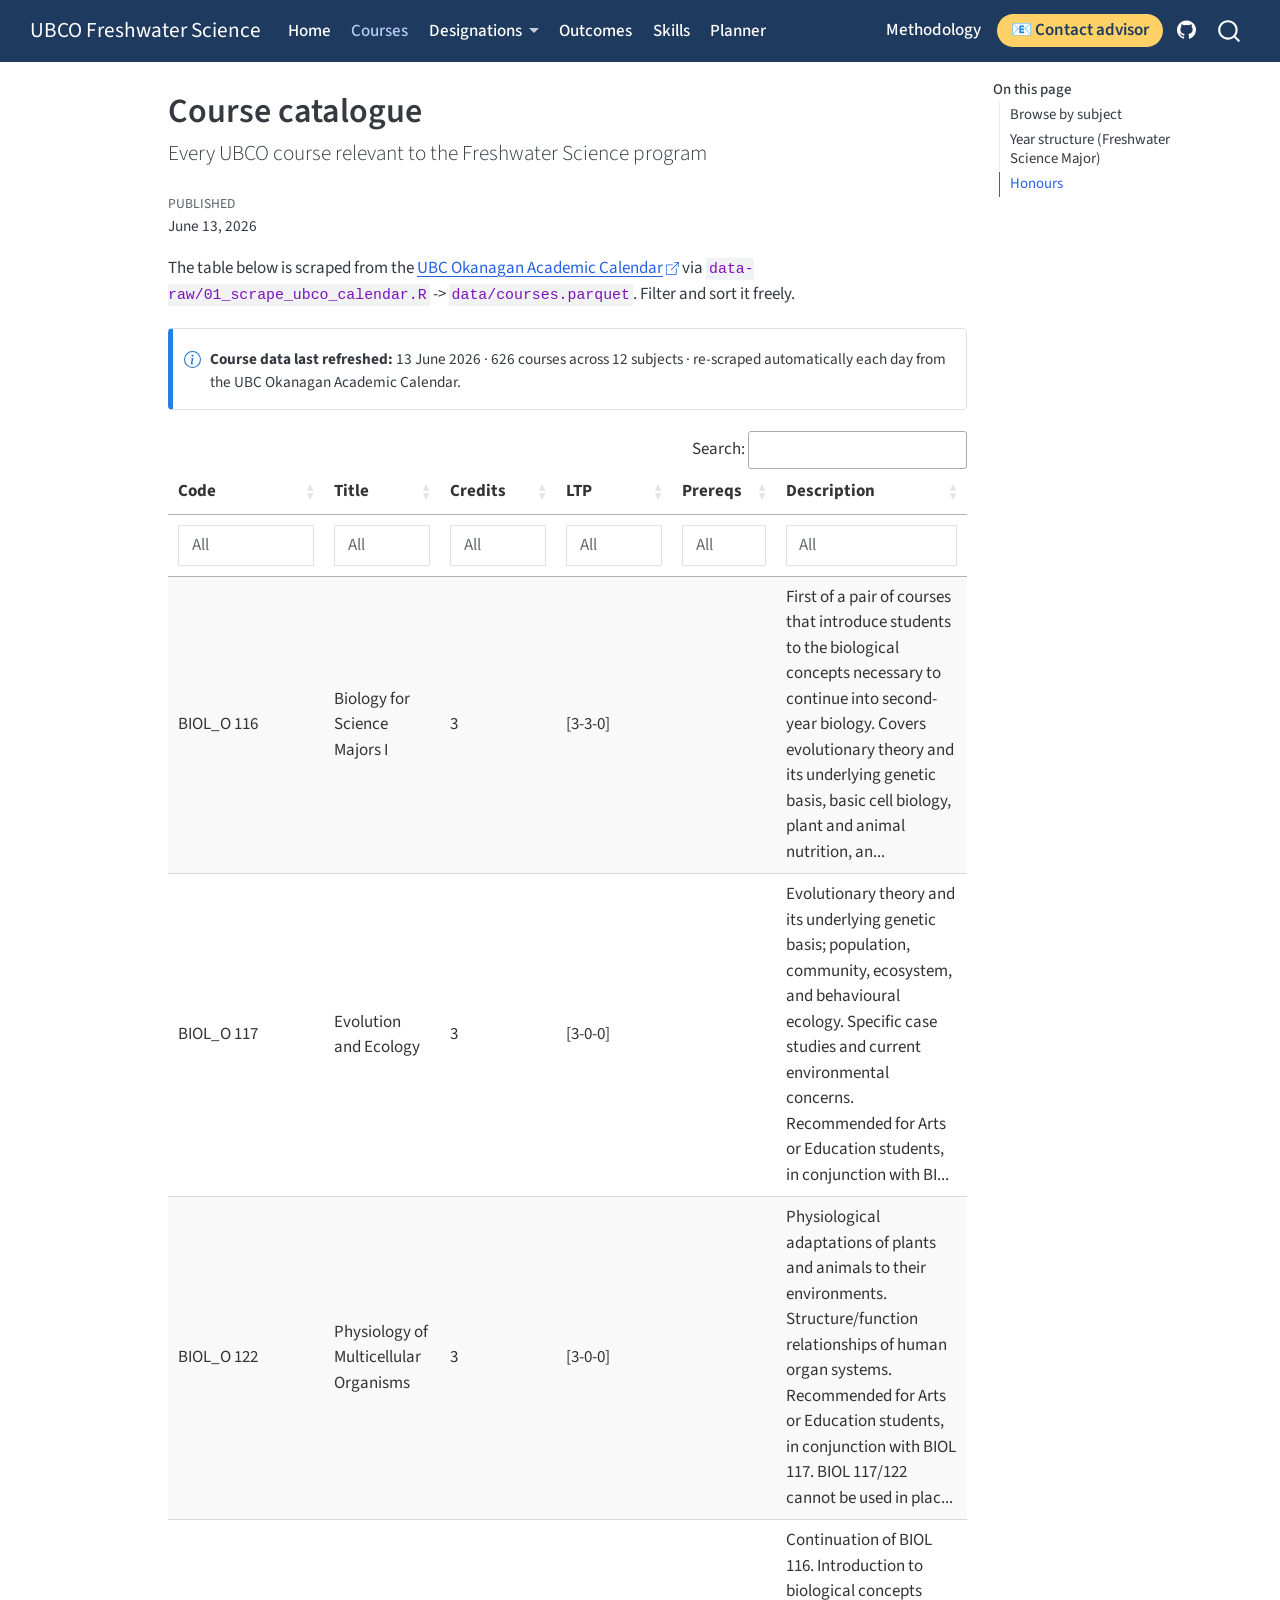
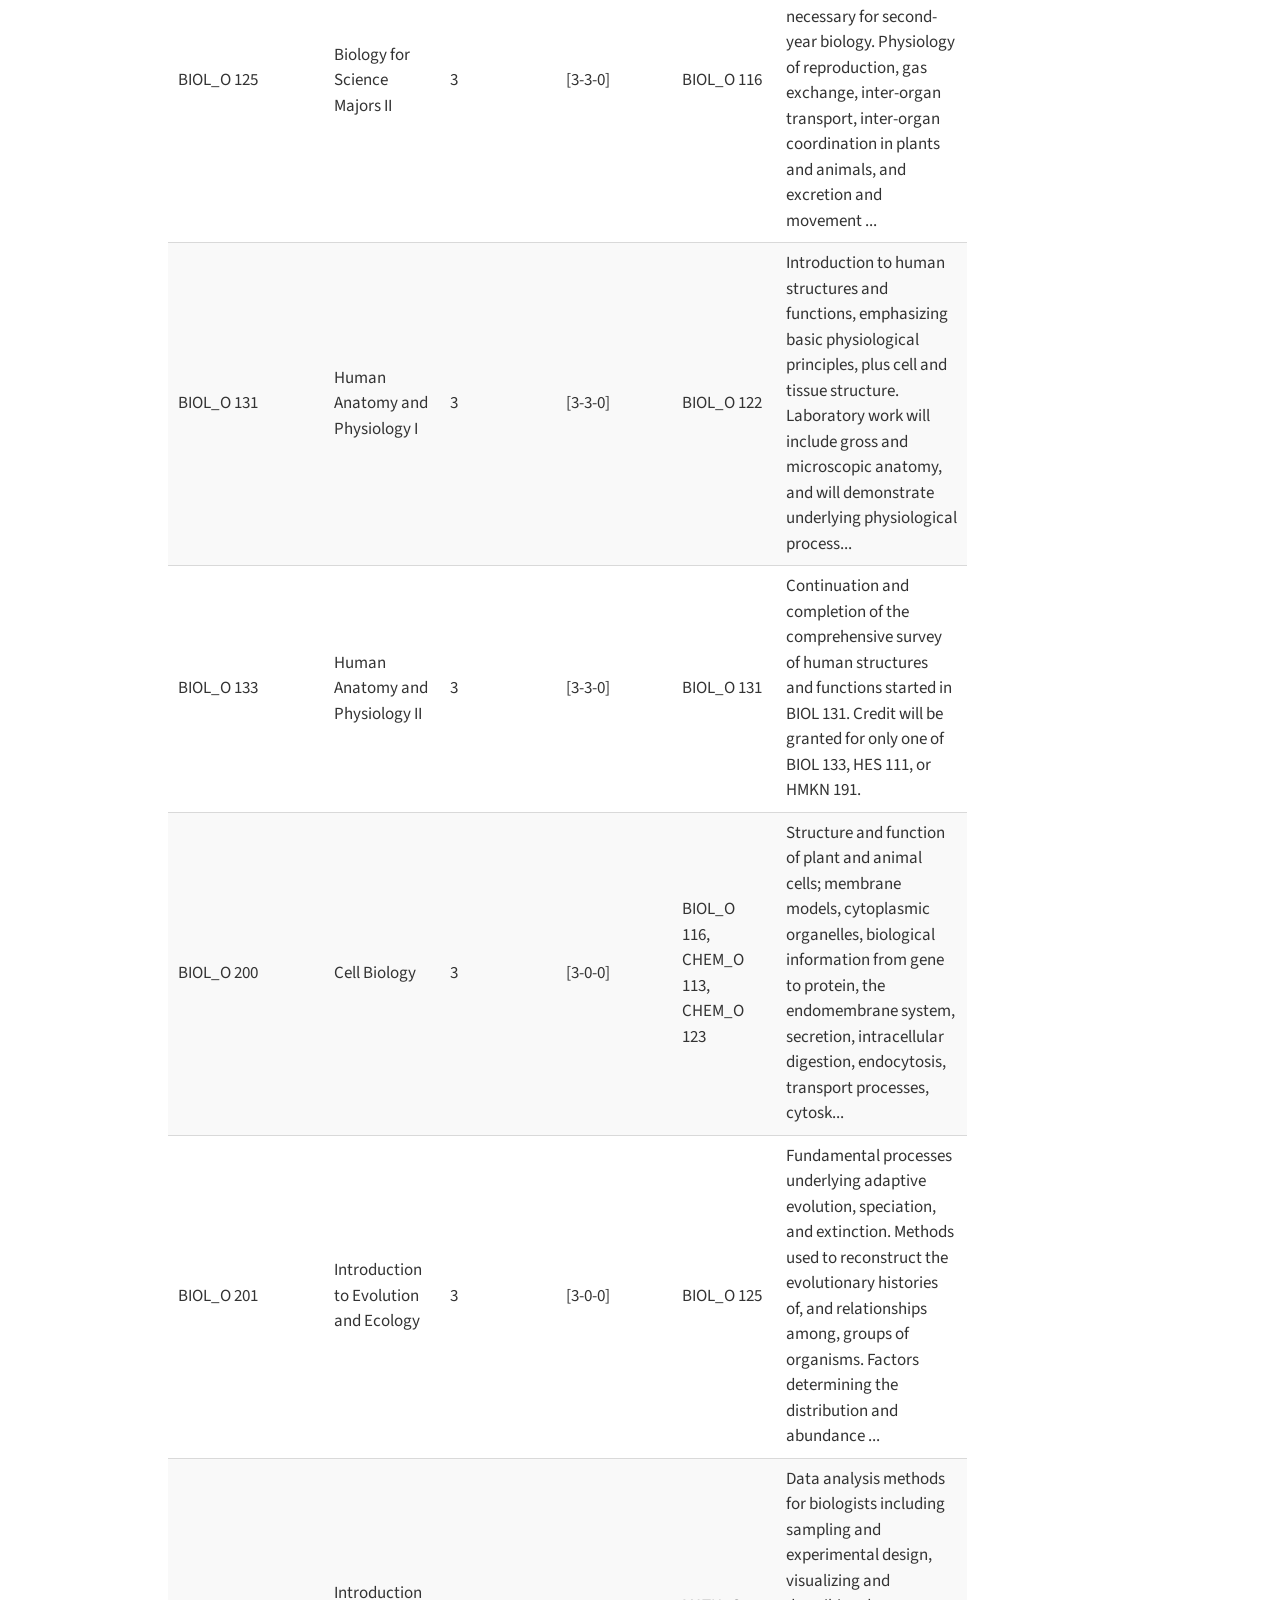
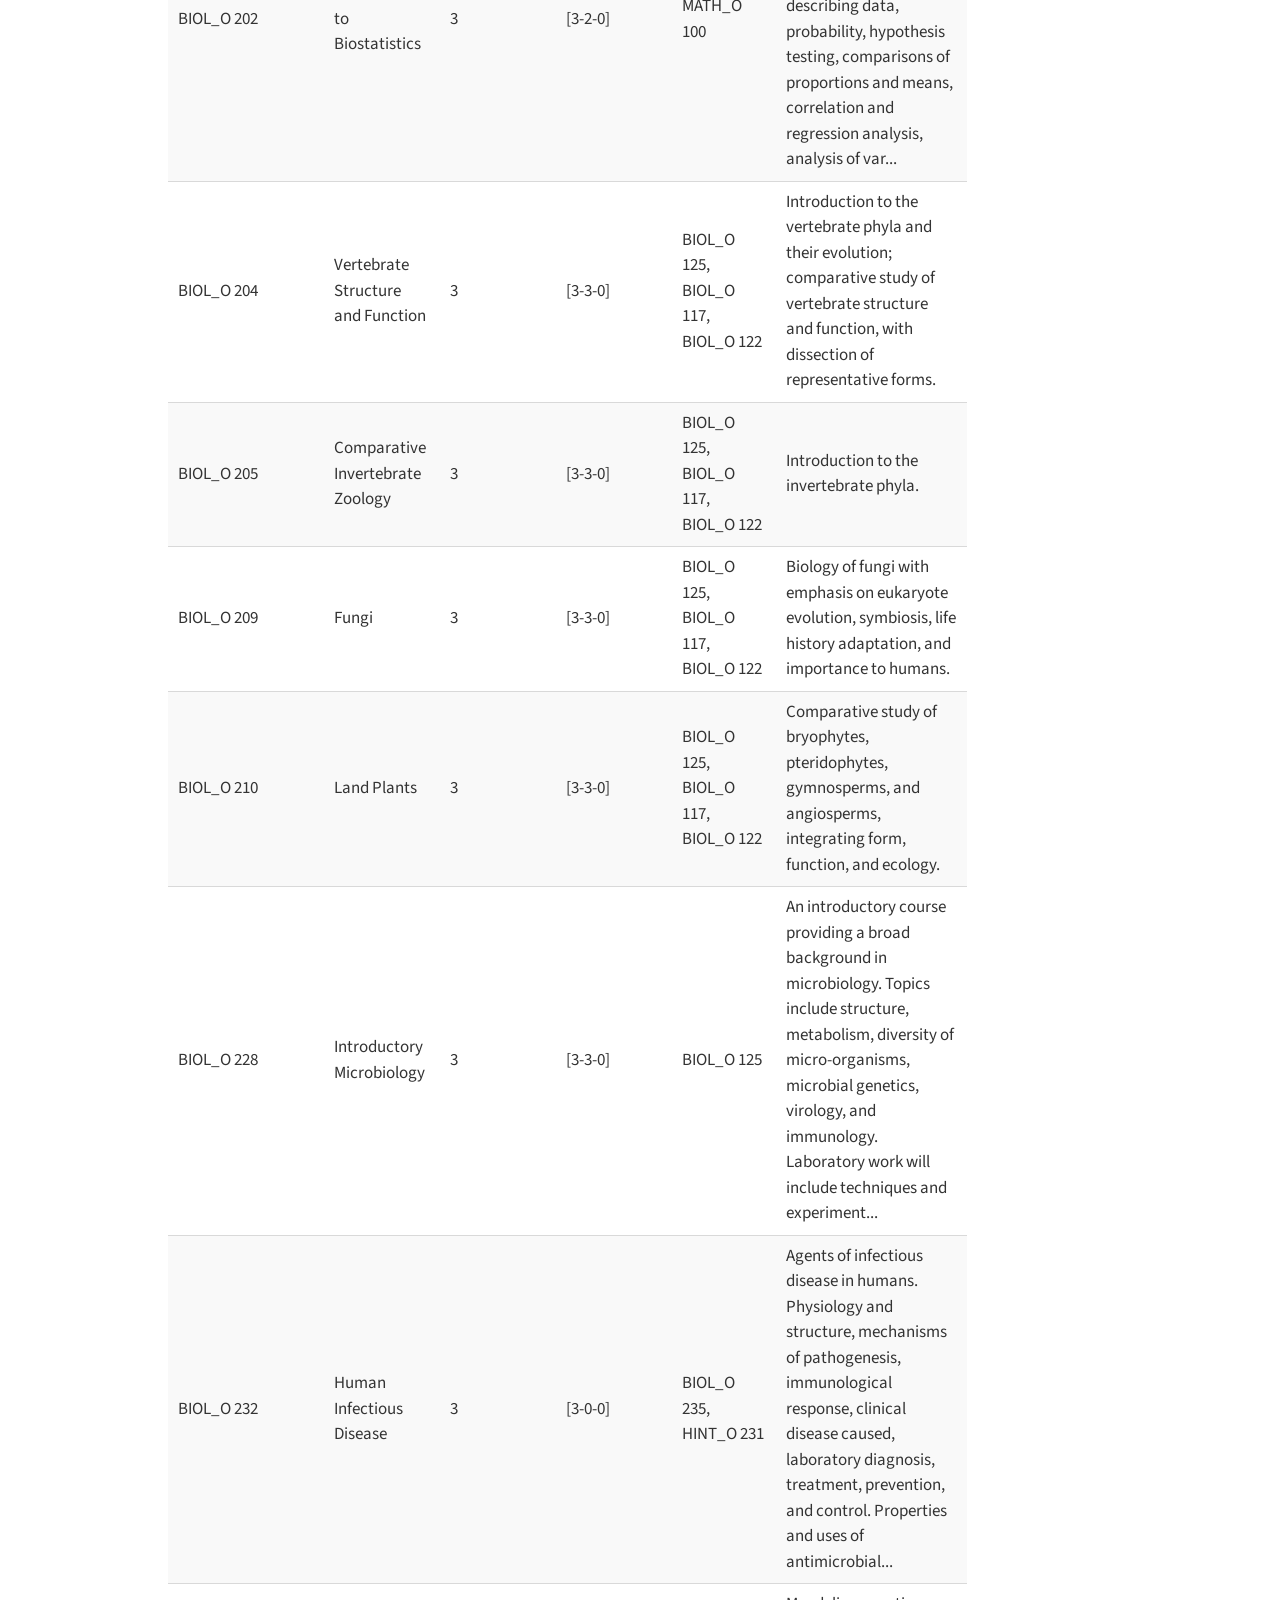
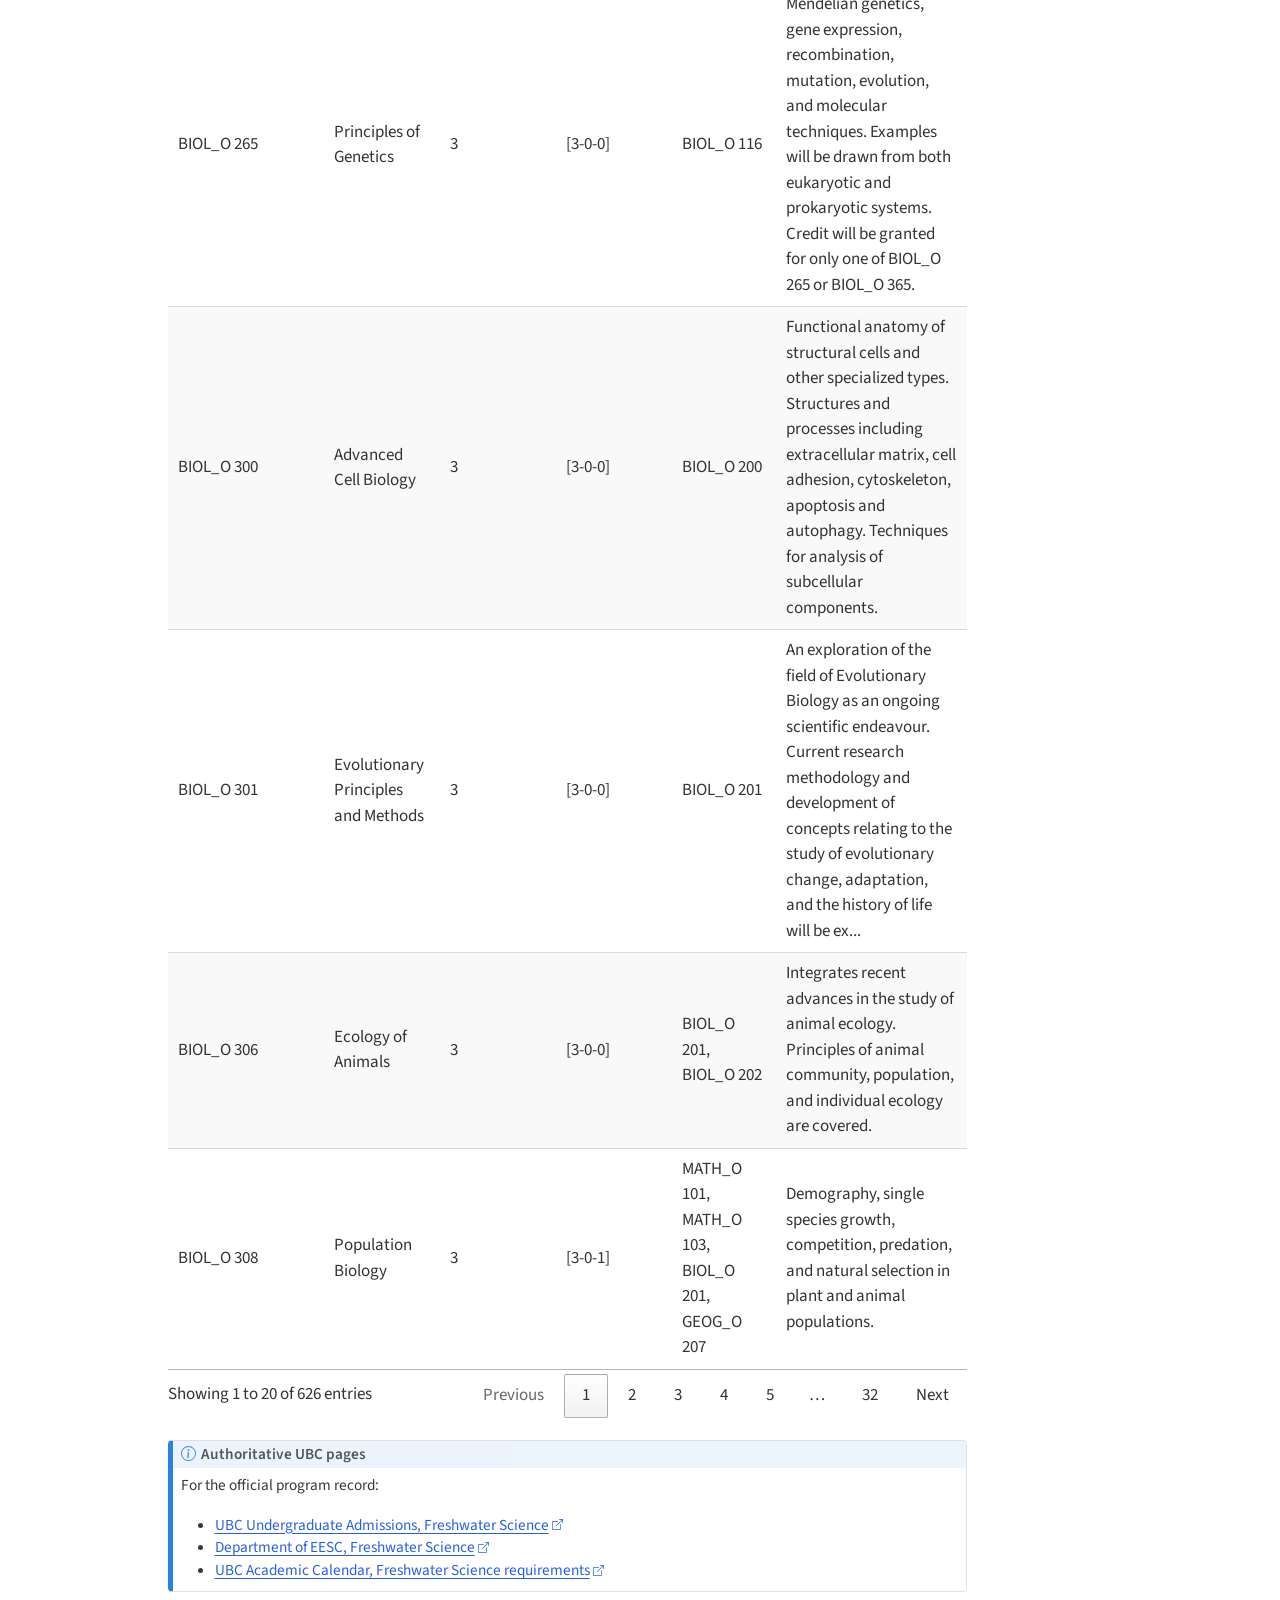
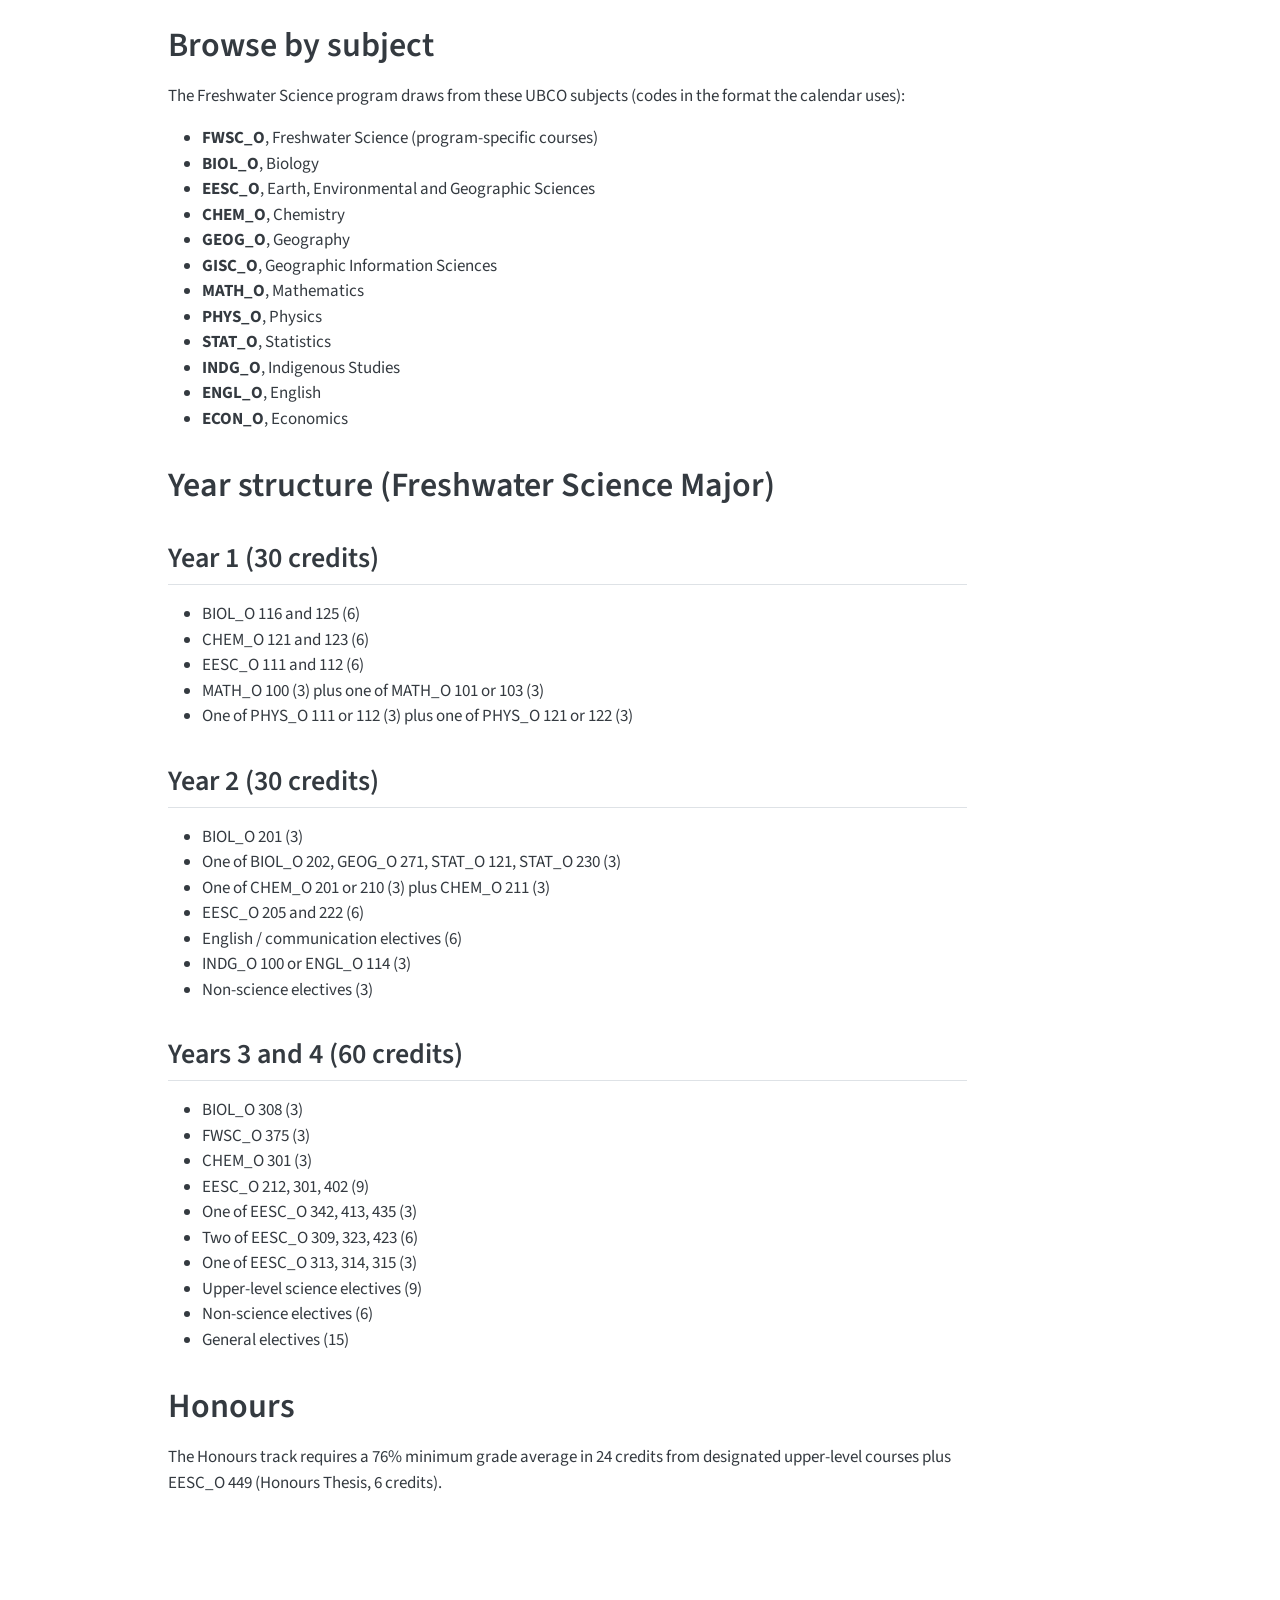
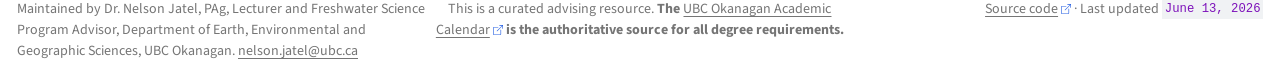
<file: courses/index.html>
<!DOCTYPE html>
<html xmlns="http://www.w3.org/1999/xhtml" lang="en" xml:lang="en"><head>

<meta charset="utf-8">
<meta name="generator" content="quarto-1.9.38">

<meta name="viewport" content="width=device-width, initial-scale=1.0, user-scalable=yes">

<meta name="dcterms.date" content="2026-06-13">

<title>Course catalogue – UBCO Freshwater Science</title>
<style>
/* Default styles provided by pandoc.
** See https://pandoc.org/MANUAL.html#variables-for-html for config info.
*/
code{white-space: pre-wrap;}
span.smallcaps{font-variant: small-caps;}
div.columns{display: flex; gap: min(4vw, 1.5em);}
div.column{flex: auto; overflow-x: auto;}
div.hanging-indent{margin-left: 1.5em; text-indent: -1.5em;}
ul.task-list{list-style: none;}
ul.task-list li input[type="checkbox"] {
  width: 0.8em;
  margin: 0 0.8em 0.2em -1em; /* quarto-specific, see https://github.com/quarto-dev/quarto-cli/issues/4556 */ 
  vertical-align: middle;
}
</style>


<script src="../site_libs/quarto-nav/quarto-nav.js"></script>
<script src="../site_libs/quarto-nav/headroom.min.js"></script>
<script src="../site_libs/clipboard/clipboard.min.js"></script>
<script src="../site_libs/quarto-search/autocomplete.umd.js"></script>
<script src="../site_libs/quarto-search/fuse.min.js"></script>
<script src="../site_libs/quarto-search/quarto-search.js"></script>
<meta name="quarto:offset" content="../">
<link href="../assets/favicon.png" rel="icon" type="image/png">
<script src="../site_libs/quarto-html/quarto.js" type="module"></script>
<script src="../site_libs/quarto-html/tabsets/tabsets.js" type="module"></script>
<script src="../site_libs/quarto-html/popper.min.js"></script>
<script src="../site_libs/quarto-html/tippy.umd.min.js"></script>
<script src="../site_libs/quarto-html/anchor.min.js"></script>
<link href="../site_libs/quarto-html/tippy.css" rel="stylesheet">
<link href="../site_libs/quarto-html/quarto-syntax-highlighting-15634bcf2e68342d4ad2dfa704d543f6.css" rel="stylesheet" id="quarto-text-highlighting-styles">
<script src="../site_libs/bootstrap/bootstrap.min.js"></script>
<link href="../site_libs/bootstrap/bootstrap-icons.css" rel="stylesheet">
<link href="../site_libs/bootstrap/bootstrap-db3cd5afc68202fcd75d887aeeb89524.min.css" rel="stylesheet" append-hash="true" id="quarto-bootstrap" data-mode="light">
<script id="quarto-search-options" type="application/json">{
  "location": "navbar",
  "copy-button": false,
  "collapse-after": 3,
  "panel-placement": "end",
  "type": "overlay",
  "limit": 50,
  "keyboard-shortcut": [
    "f",
    "/",
    "s"
  ],
  "show-item-context": false,
  "language": {
    "search-no-results-text": "No results",
    "search-matching-documents-text": "matching documents",
    "search-copy-link-title": "Copy link to search",
    "search-hide-matches-text": "Hide additional matches",
    "search-more-match-text": "more match in this document",
    "search-more-matches-text": "more matches in this document",
    "search-clear-button-title": "Clear",
    "search-text-placeholder": "",
    "search-detached-cancel-button-title": "Cancel",
    "search-submit-button-title": "Submit",
    "search-label": "Search"
  }
}</script>
<style>html{ scroll-behavior: smooth; }</style>
<link href="../site_libs/htmltools-fill-0.5.9/fill.css" rel="stylesheet">
<script src="../site_libs/htmlwidgets-1.6.4/htmlwidgets.js"></script>
<link href="../site_libs/datatables-css-0.0.0/datatables-crosstalk.css" rel="stylesheet">
<script src="../site_libs/datatables-binding-0.34.0/datatables.js"></script>
<script src="../site_libs/jquery-3.6.0/jquery-3.6.0.min.js"></script>
<link href="../site_libs/dt-core-1.13.6/css/jquery.dataTables.min.css" rel="stylesheet">
<link href="../site_libs/dt-core-1.13.6/css/jquery.dataTables.extra.css" rel="stylesheet">
<script src="../site_libs/dt-core-1.13.6/js/jquery.dataTables.min.js"></script>
<link href="../site_libs/nouislider-7.0.10/jquery.nouislider.min.css" rel="stylesheet">
<script src="../site_libs/nouislider-7.0.10/jquery.nouislider.min.js"></script>
<link href="../site_libs/selectize-0.12.0/selectize.bootstrap3.css" rel="stylesheet">
<script src="../site_libs/selectize-0.12.0/selectize.min.js"></script>
<link href="../site_libs/crosstalk-1.2.2/css/crosstalk.min.css" rel="stylesheet">
<script src="../site_libs/crosstalk-1.2.2/js/crosstalk.min.js"></script>


<link rel="stylesheet" href="../assets/styles.css">
</head>

<body class="nav-fixed quarto-light">

<div id="quarto-search-results"></div>
  <header id="quarto-header" class="headroom fixed-top">
    <nav class="navbar navbar-expand-lg " data-bs-theme="dark">
      <div class="navbar-container container-fluid">
      <div class="navbar-brand-container mx-auto">
    <a class="navbar-brand" href="../index.html">
    <span class="navbar-title">UBCO Freshwater Science</span>
    </a>
  </div>
            <div id="quarto-search" class="" title="Search"></div>
          <button class="navbar-toggler" type="button" data-bs-toggle="collapse" data-bs-target="#navbarCollapse" aria-controls="navbarCollapse" role="menu" aria-expanded="false" aria-label="Toggle navigation" onclick="if (window.quartoToggleHeadroom) { window.quartoToggleHeadroom(); }">
  <span class="navbar-toggler-icon"></span>
</button>
          <div class="collapse navbar-collapse" id="navbarCollapse">
            <ul class="navbar-nav navbar-nav-scroll me-auto">
  <li class="nav-item">
    <a class="nav-link" href="../index.html"> 
<span class="menu-text">Home</span></a>
  </li>  
  <li class="nav-item">
    <a class="nav-link active" href="../courses/index.html" aria-current="page"> 
<span class="menu-text">Courses</span></a>
  </li>  
  <li class="nav-item dropdown ">
    <a class="nav-link dropdown-toggle" href="#" id="nav-menu-designations" role="link" data-bs-toggle="dropdown" aria-expanded="false">
 <span class="menu-text">Designations</span>
    </a>
    <ul class="dropdown-menu" aria-labelledby="nav-menu-designations">    
        <li>
    <a class="dropdown-item" href="../designations/pag.html">
 <span class="dropdown-text">PAg (BC Institute of Agrologists)</span></a>
  </li>  
        <li>
    <a class="dropdown-item" href="../designations/rpbio.html">
 <span class="dropdown-text">RPBio (College of Applied Biology)</span></a>
  </li>  
        <li>
    <a class="dropdown-item" href="../designations/complementary.html">
 <span class="dropdown-text">Complementary pathways</span></a>
  </li>  
    </ul>
  </li>
  <li class="nav-item">
    <a class="nav-link" href="../outcomes/index.html"> 
<span class="menu-text">Outcomes</span></a>
  </li>  
  <li class="nav-item">
    <a class="nav-link" href="../skills/index.html"> 
<span class="menu-text">Skills</span></a>
  </li>  
  <li class="nav-item">
    <a class="nav-link" href="https://obwb.shinyapps.io/ubco-freshwater-planner/" target="_blank"> 
<span class="menu-text">Planner</span></a>
  </li>  
</ul>
            <ul class="navbar-nav navbar-nav-scroll ms-auto">
  <li class="nav-item">
    <a class="nav-link" href="../docs/methodology.html"> 
<span class="menu-text">Methodology</span></a>
  </li>  
  <li class="nav-item">
    <a class="nav-link" href="mailto:nelson.jatel@ubc.ca?subject=UBCO%20Freshwater%20Science%20-%20Student%20enquiry"> 
<span class="menu-text">📧 Contact advisor</span></a>
  </li>  
  <li class="nav-item compact">
    <a class="nav-link" href="https://github.com/DrNelsonJatel/UBCO_Freshwater_Science_Program"> <i class="bi bi-github" role="img" aria-label="GitHub">
</i> 
<span class="menu-text"></span></a>
  </li>  
</ul>
          </div> <!-- /navcollapse -->
            <div class="quarto-navbar-tools">
</div>
      </div> <!-- /container-fluid -->
    </nav>
</header>
<!-- content -->
<div id="quarto-content" class="quarto-container page-columns page-rows-contents page-layout-article page-navbar">
<!-- sidebar -->
<!-- margin-sidebar -->
    <div id="quarto-margin-sidebar" class="sidebar margin-sidebar">
        <nav id="TOC" role="doc-toc" class="toc-active">
    <h2 id="toc-title">On this page</h2>
   
  <ul>
  <li><a href="#browse-by-subject" id="toc-browse-by-subject" class="nav-link active" data-scroll-target="#browse-by-subject">Browse by subject</a></li>
  <li><a href="#year-structure-freshwater-science-major" id="toc-year-structure-freshwater-science-major" class="nav-link" data-scroll-target="#year-structure-freshwater-science-major">Year structure (Freshwater Science Major)</a>
  <ul class="collapse">
  <li><a href="#year-1-30-credits" id="toc-year-1-30-credits" class="nav-link" data-scroll-target="#year-1-30-credits">Year 1 (30 credits)</a></li>
  <li><a href="#year-2-30-credits" id="toc-year-2-30-credits" class="nav-link" data-scroll-target="#year-2-30-credits">Year 2 (30 credits)</a></li>
  <li><a href="#years-3-and-4-60-credits" id="toc-years-3-and-4-60-credits" class="nav-link" data-scroll-target="#years-3-and-4-60-credits">Years 3 and 4 (60 credits)</a></li>
  </ul></li>
  <li><a href="#honours" id="toc-honours" class="nav-link" data-scroll-target="#honours">Honours</a></li>
  </ul>
</nav>
    </div>
<!-- main -->
<main class="content" id="quarto-document-content">

<header id="title-block-header" class="quarto-title-block default">
<div class="quarto-title">
<h1 class="title">Course catalogue</h1>
<p class="subtitle lead">Every UBCO course relevant to the Freshwater Science program</p>
</div>



<div class="quarto-title-meta">

    
    <div>
    <div class="quarto-title-meta-heading">Published</div>
    <div class="quarto-title-meta-contents">
      <p class="date">June 13, 2026</p>
    </div>
  </div>
  
    
  </div>
  


</header>


<p>The table below is scraped from the <a href="https://okanagan.calendar.ubc.ca/">UBC Okanagan Academic Calendar</a> via <code>data-raw/01_scrape_ubco_calendar.R</code> -&gt; <code>data/courses.parquet</code>. Filter and sort it freely.</p>
<div class="callout callout-style-simple callout-note">
<div class="callout-body d-flex">
<div class="callout-icon-container">
<i class="callout-icon"></i>
</div>
<div class="callout-body-container">
<p><strong>Course data last refreshed:</strong> 13 June 2026 · 626 courses across 12 subjects · re-scraped automatically each day from the UBC Okanagan Academic Calendar.</p>
</div>
</div>
</div>
<div class="cell">
<div class="cell-output-display">
<div class="datatables html-widget html-fill-item" id="htmlwidget-de8bdd54ecf4897243a3" style="width:100%;height:auto;"></div>
<script type="application/json" data-for="htmlwidget-de8bdd54ecf4897243a3">{"x":{"filter":"top","vertical":false,"filterHTML":"<tr>\n  <td data-type=\"character\" style=\"vertical-align: top;\">\n    <div class=\"form-group has-feedback\" style=\"margin-bottom: auto;\">\n      <input type=\"search\" placeholder=\"All\" class=\"form-control\" style=\"width: 100%;\"/>\n      <span class=\"glyphicon glyphicon-remove-circle form-control-feedback\"><\/span>\n    <\/div>\n  <\/td>\n  <td data-type=\"character\" style=\"vertical-align: top;\">\n    <div class=\"form-group has-feedback\" style=\"margin-bottom: auto;\">\n      <input type=\"search\" placeholder=\"All\" class=\"form-control\" style=\"width: 100%;\"/>\n      <span class=\"glyphicon glyphicon-remove-circle form-control-feedback\"><\/span>\n    <\/div>\n  <\/td>\n  <td data-type=\"number\" style=\"vertical-align: top;\">\n    <div class=\"form-group has-feedback\" style=\"margin-bottom: auto;\">\n      <input type=\"search\" placeholder=\"All\" class=\"form-control\" style=\"width: 100%;\"/>\n      <span class=\"glyphicon glyphicon-remove-circle form-control-feedback\"><\/span>\n    <\/div>\n    <div style=\"display: none;position: absolute;width: 200px;opacity: 1\">\n      <div data-min=\"0\" data-max=\"23\"><\/div>\n      <span style=\"float: left;\"><\/span>\n      <span style=\"float: right;\"><\/span>\n    <\/div>\n  <\/td>\n  <td data-type=\"character\" style=\"vertical-align: top;\">\n    <div class=\"form-group has-feedback\" style=\"margin-bottom: auto;\">\n      <input type=\"search\" placeholder=\"All\" class=\"form-control\" style=\"width: 100%;\"/>\n      <span class=\"glyphicon glyphicon-remove-circle form-control-feedback\"><\/span>\n    <\/div>\n  <\/td>\n  <td data-type=\"character\" style=\"vertical-align: top;\">\n    <div class=\"form-group has-feedback\" style=\"margin-bottom: auto;\">\n      <input type=\"search\" placeholder=\"All\" class=\"form-control\" style=\"width: 100%;\"/>\n      <span class=\"glyphicon glyphicon-remove-circle form-control-feedback\"><\/span>\n    <\/div>\n  <\/td>\n  <td data-type=\"character\" style=\"vertical-align: top;\">\n    <div class=\"form-group has-feedback\" style=\"margin-bottom: auto;\">\n      <input type=\"search\" placeholder=\"All\" class=\"form-control\" style=\"width: 100%;\"/>\n      <span class=\"glyphicon glyphicon-remove-circle form-control-feedback\"><\/span>\n    <\/div>\n  <\/td>\n<\/tr>","data":[["BIOL_O 116","BIOL_O 117","BIOL_O 122","BIOL_O 125","BIOL_O 131","BIOL_O 133","BIOL_O 200","BIOL_O 201","BIOL_O 202","BIOL_O 204","BIOL_O 205","BIOL_O 209","BIOL_O 210","BIOL_O 228","BIOL_O 232","BIOL_O 265","BIOL_O 300","BIOL_O 301","BIOL_O 306","BIOL_O 308","BIOL_O 310","BIOL_O 312","BIOL_O 313","BIOL_O 314","BIOL_O 318","BIOL_O 320","BIOL_O 341","BIOL_O 350","BIOL_O 354","BIOL_O 356","BIOL_O 357","BIOL_O 358","BIOL_O 359","BIOL_O 363","BIOL_O 366","BIOL_O 370","BIOL_O 380","BIOL_O 381","BIOL_O 382","BIOL_O 401","BIOL_O 402","BIOL_O 406","BIOL_O 410","BIOL_O 413","BIOL_O 414","BIOL_O 417","BIOL_O 422","BIOL_O 423","BIOL_O 424","BIOL_O 426","BIOL_O 430","BIOL_O 431","BIOL_O 432","BIOL_O 433","BIOL_O 440","BIOL_O 450","BIOL_O 451","BIOL_O 452","BIOL_O 459","BIOL_O 460","BIOL_O 461","BIOL_O 468","BIOL_O 477","BIOL_O 480","BIOL_O 501","BIOL_O 502","BIOL_O 507","BIOL_O 510","BIOL_O 512","BIOL_O 513","BIOL_O 514","BIOL_O 517","BIOL_O 530","BIOL_O 531","BIOL_O 532","BIOL_O 533","BIOL_O 552","BIOL_O 560","BIOL_O 568","BIOL_O 577","BIOL_O 599","BIOL_O 699","CHEM_O 121","CHEM_O 123","CHEM_O 201","CHEM_O 203","CHEM_O 204","CHEM_O 210","CHEM_O 211","CHEM_O 213","CHEM_O 214","CHEM_O 220","CHEM_O 301","CHEM_O 302","CHEM_O 304","CHEM_O 305","CHEM_O 311","CHEM_O 312","CHEM_O 317","CHEM_O 319","CHEM_O 322","CHEM_O 330","CHEM_O 333","CHEM_O 334","CHEM_O 335","CHEM_O 336","CHEM_O 337","CHEM_O 338","CHEM_O 347","CHEM_O 403","CHEM_O 412","CHEM_O 422","CHEM_O 424","CHEM_O 426","CHEM_O 429","CHEM_O 434","CHEM_O 447","CHEM_O 448","CHEM_O 449","CHEM_O 450","CHEM_O 451","CHEM_O 461","CHEM_O 462","CHEM_O 463","CHEM_O 464","CHEM_O 465","CHEM_O 474","CHEM_O 477","CHEM_O 481","CHEM_O 482","CHEM_O 484","CHEM_O 485","CHEM_O 507","CHEM_O 508","CHEM_O 519","CHEM_O 521","CHEM_O 522","CHEM_O 524","CHEM_O 525","CHEM_O 529","CHEM_O 533","CHEM_O 534","CHEM_O 535","CHEM_O 536","CHEM_O 537","CHEM_O 540","CHEM_O 549","CHEM_O 567","CHEM_O 568","CHEM_O 569","CHEM_O 574","CHEM_O 577","CHEM_O 581","CHEM_O 582","CHEM_O 584","CHEM_O 585","CHEM_O 591","CHEM_O 592","CHEM_O 649","ECON_O 101","ECON_O 102","ECON_O 204","ECON_O 205","ECON_O 221","ECON_O 225","ECON_O 232","ECON_O 260","ECON_O 295","ECON_O 297","ECON_O 308","ECON_O 309","ECON_O 310","ECON_O 320","ECON_O 321","ECON_O 322","ECON_O 327","ECON_O 328","ECON_O 330","ECON_O 331","ECON_O 334","ECON_O 338","ECON_O 339","ECON_O 340","ECON_O 345","ECON_O 347","ECON_O 351","ECON_O 352","ECON_O 353","ECON_O 355","ECON_O 356","ECON_O 358","ECON_O 360","ECON_O 361","ECON_O 363","ECON_O 367","ECON_O 370","ECON_O 371","ECON_O 372","ECON_O 386","ECON_O 391","ECON_O 401","ECON_O 402","ECON_O 409","ECON_O 427","ECON_O 452","ECON_O 486","ECON_O 491","ECON_O 493","ECON_O 495","ECON_O 496","ECON_O 497","ECON_O 498","ECON_O 499","EESC_O 101","EESC_O 104","EESC_O 106","EESC_O 111","EESC_O 112","EESC_O 121","EESC_O 200","EESC_O 201","EESC_O 203","EESC_O 204","EESC_O 205","EESC_O 206","EESC_O 212","EESC_O 222","EESC_O 301","EESC_O 304","EESC_O 309","EESC_O 312","EESC_O 313","EESC_O 314","EESC_O 315","EESC_O 316","EESC_O 322","EESC_O 323","EESC_O 335","EESC_O 341","EESC_O 342","EESC_O 350","EESC_O 356","EESC_O 360","EESC_O 367","EESC_O 390","EESC_O 395","EESC_O 396","EESC_O 398","EESC_O 402","EESC_O 413","EESC_O 422","EESC_O 423","EESC_O 425","EESC_O 431","EESC_O 435","EESC_O 447","EESC_O 449","EESC_O 450","EESC_O 451","EESC_O 495","EESC_O 496","EESC_O 502","EESC_O 512","EESC_O 513","EESC_O 514","EESC_O 520","EESC_O 540","EESC_O 541","EESC_O 550","EESC_O 551","EESC_O 552","EESC_O 553","EESC_O 560","EESC_O 599","EESC_O 699","ENGL_O 009","ENGL_O 104","ENGL_O 109","ENGL_O 112","ENGL_O 114","ENGL_O 150","ENGL_O 151","ENGL_O 153","ENGL_O 154","ENGL_O 155","ENGL_O 156","ENGL_O 201","ENGL_O 202","ENGL_O 203","ENGL_O 212","ENGL_O 213","ENGL_O 215","ENGL_O 220","ENGL_O 221","ENGL_O 222","ENGL_O 224","ENGL_O 226","ENGL_O 231","ENGL_O 232","ENGL_O 233","ENGL_O 234","ENGL_O 239","ENGL_O 250","ENGL_O 270","ENGL_O 291","ENGL_O 294","ENGL_O 297","ENGL_O 304","ENGL_O 305","ENGL_O 306","ENGL_O 309","ENGL_O 315","ENGL_O 319","ENGL_O 327","ENGL_O 330","ENGL_O 333","ENGL_O 336","ENGL_O 337","ENGL_O 338","ENGL_O 339","ENGL_O 340","ENGL_O 342","ENGL_O 344","ENGL_O 345","ENGL_O 346","ENGL_O 347","ENGL_O 349","ENGL_O 350","ENGL_O 351","ENGL_O 352","ENGL_O 353","ENGL_O 355","ENGL_O 357","ENGL_O 358","ENGL_O 364","ENGL_O 365","ENGL_O 374","ENGL_O 377","ENGL_O 378","ENGL_O 379","ENGL_O 383","ENGL_O 384","ENGL_O 385","ENGL_O 386","ENGL_O 387","ENGL_O 388","ENGL_O 391","ENGL_O 394","ENGL_O 395","ENGL_O 397","ENGL_O 402","ENGL_O 407","ENGL_O 409","ENGL_O 412","ENGL_O 423","ENGL_O 427","ENGL_O 428","ENGL_O 429","ENGL_O 430","ENGL_O 433","ENGL_O 434","ENGL_O 437","ENGL_O 443","ENGL_O 445","ENGL_O 451","ENGL_O 455","ENGL_O 456","ENGL_O 457","ENGL_O 458","ENGL_O 459","ENGL_O 462","ENGL_O 470","ENGL_O 472","ENGL_O 473","ENGL_O 475","ENGL_O 476","ENGL_O 477","ENGL_O 480","ENGL_O 482","ENGL_O 491","ENGL_O 493","ENGL_O 495","ENGL_O 497","ENGL_O 499","ENGL_O 501","ENGL_O 502","ENGL_O 503","ENGL_O 521","ENGL_O 522","ENGL_O 523","ENGL_O 524","ENGL_O 525","ENGL_O 531","ENGL_O 532","ENGL_O 533","ENGL_O 590","ENGL_O 599","FWSC_O 375","GEOG_O 108","GEOG_O 109","GEOG_O 110","GEOG_O 128","GEOG_O 129","GEOG_O 200","GEOG_O 201","GEOG_O 205","GEOG_O 213","GEOG_O 217","GEOG_O 221","GEOG_O 222","GEOG_O 233","GEOG_O 250","GEOG_O 255","GEOG_O 257","GEOG_O 270","GEOG_O 271","GEOG_O 280","GEOG_O 290","GEOG_O 295","GEOG_O 304","GEOG_O 314","GEOG_O 318","GEOG_O 341","GEOG_O 351","GEOG_O 352","GEOG_O 353","GEOG_O 354","GEOG_O 356","GEOG_O 358","GEOG_O 359","GEOG_O 365","GEOG_O 367","GEOG_O 371","GEOG_O 421","GEOG_O 422","GEOG_O 423","GEOG_O 425","GEOG_O 426","GEOG_O 427","GEOG_O 431","GEOG_O 434","GEOG_O 435","GEOG_O 438","GEOG_O 445","GEOG_O 452","GEOG_O 454","GEOG_O 458","GEOG_O 460","GEOG_O 461","GEOG_O 466","GEOG_O 470","GEOG_O 473","GEOG_O 474","GEOG_O 480","GEOG_O 486","GEOG_O 491","GEOG_O 494","GEOG_O 498","GISC_O 380","GISC_O 381","GISC_O 480","INDG_O 100","INDG_O 102","INDG_O 104","INDG_O 105","INDG_O 201","INDG_O 202","INDG_O 203","INDG_O 204","INDG_O 205","INDG_O 210","INDG_O 295","INDG_O 301","INDG_O 302","INDG_O 303","INDG_O 304","INDG_O 305","INDG_O 306","INDG_O 307","INDG_O 308","INDG_O 309","INDG_O 310","INDG_O 319","INDG_O 401","INDG_O 404","INDG_O 405","INDG_O 420","INDG_O 440","INDG_O 450","INDG_O 460","INDG_O 481","INDG_O 486","INDG_O 494","INDG_O 495","INDG_O 499","MATH_O 100","MATH_O 101","MATH_O 103","MATH_O 111","MATH_O 116","MATH_O 125","MATH_O 126","MATH_O 142","MATH_O 160","MATH_O 200","MATH_O 220","MATH_O 221","MATH_O 222","MATH_O 225","MATH_O 303","MATH_O 307","MATH_O 308","MATH_O 311","MATH_O 312","MATH_O 313","MATH_O 317","MATH_O 319","MATH_O 323","MATH_O 327","MATH_O 328","MATH_O 330","MATH_O 339","MATH_O 340","MATH_O 350","MATH_O 408","MATH_O 409","MATH_O 410","MATH_O 427","MATH_O 428","MATH_O 430","MATH_O 432","MATH_O 441","MATH_O 442","MATH_O 443","MATH_O 448","MATH_O 459","MATH_O 460","MATH_O 461","MATH_O 462","MATH_O 464","MATH_O 465","MATH_O 510","MATH_O 523","MATH_O 527","MATH_O 528","MATH_O 538","MATH_O 549","MATH_O 559","MATH_O 562","MATH_O 563","MATH_O 564","MATH_O 565","MATH_O 570","MATH_O 590","MATH_O 600","MATH_O 601","MATH_O 604","MATH_O 605","MATH_O 610","MATH_O 620","MATH_O 649","MATH_O 670","PHYS_O 111","PHYS_O 112","PHYS_O 121","PHYS_O 122","PHYS_O 200","PHYS_O 215","PHYS_O 216","PHYS_O 225","PHYS_O 231","PHYS_O 232","PHYS_O 301","PHYS_O 304","PHYS_O 305","PHYS_O 310","PHYS_O 314","PHYS_O 320","PHYS_O 324","PHYS_O 328","PHYS_O 331","PHYS_O 335","PHYS_O 336","PHYS_O 360","PHYS_O 400","PHYS_O 401","PHYS_O 402","PHYS_O 403","PHYS_O 407","PHYS_O 408","PHYS_O 418","PHYS_O 420","PHYS_O 425","PHYS_O 441","PHYS_O 448","PHYS_O 449","PHYS_O 450","PHYS_O 451","PHYS_O 474","PHYS_O 534","PHYS_O 535","PHYS_O 539","PHYS_O 540","PHYS_O 544","PHYS_O 546","PHYS_O 547","PHYS_O 548","PHYS_O 549","PHYS_O 649","STAT_O 121","STAT_O 124","STAT_O 203","STAT_O 205","STAT_O 230","STAT_O 303","STAT_O 324","STAT_O 400","STAT_O 401","STAT_O 403","STAT_O 406","STAT_O 448","STAT_O 449","STAT_O 507","STAT_O 538","STAT_O 547","STAT_O 560"],["Biology for Science Majors I","Evolution and Ecology","Physiology of Multicellular Organisms","Biology for Science Majors II","Human Anatomy and Physiology I","Human Anatomy and Physiology II","Cell Biology","Introduction to Evolution and Ecology","Introduction to Biostatistics","Vertebrate Structure and Function","Comparative Invertebrate Zoology","Fungi","Land Plants","Introductory Microbiology","Human Infectious Disease","Principles of Genetics","Advanced Cell Biology","Evolutionary Principles and Methods","Ecology of Animals","Population Biology","Applied Plant Science I","Virology","Science Writing","Medical Microbiology","Immunology","Applied Plant Science II","Neurobiology","Clinical Neuroscience","Cell Physiology","Comparative Animal Physiology","Introduction to Entomology","Plant Ecophysiology","Physiology Laboratory","Developmental Biology","Molecular Genetics","African Savannah Biology","Food and Industrial Microbiology","Environmental Microbiology","Prokaryotic Physiology","Spatial Ecology","Statistical Modelling for Biological Data","Functional Glycoscience","Plant-Microbe Interactions","Wildfire and Wildlife","Advanced Field Ecology","Evolutionary Ecology","Conservation Biology","Endocrinology","Global Food Systems: Society, Ecology, Sustainability","Cancer Biology","Special Topics in Biology, Lecture Format","Special Topics in Biology, Laboratory Format","Special Topics in Biology, Lecture and Laboratory Format","Special Topics in Biology, Experiential Learning Format","Honours Thesis","Honours Thesis Part I","Honours Thesis Part II","Directed Studies in Biology","Behavioural Ecology","Population Genetics","Cell Signaling","Molecular Approaches in Ecology and Evolution","Bioinformatics","Mycology","Biology Seminar","Statistical Modelling for Biological Data","The Biochemical Basis of Disease","Plant-Microbe Interactions","Spatial Ecology","Conservation Biology","Advanced Field Ecology","Evolutionary Ecology","Special Topics in Biology, Lecture Format","Special Topics in Biology, Laboratory Format","Special Topics in Biology, Lecture and Laboratory Format","Special Topics in Biology, Experiential Learning Format","Directed Studies in Biology","Population Genetics","Molecular Approaches in Ecology and Evolution","Bioinformatics","M.Sc. Thesis","Ph.D. Thesis","Atomic and Molecular Chemistry","Physical and Organic Chemistry","Introduction to Physical Chemistry","Introduction to Organic Chemistry","Organic Chemistry","Physical Chemistry for Earth, Environmental, and Life Sciences","Analytical Chemistry","Organic Chemistry for Biological Sciences I","Organic Chemistry for Biological Sciences II","Atomic Structure and Molecular Bonding","Aqueous Environmental Chemistry","Atmospheric Environmental Chemistry","Advanced Physical Chemistry","Biophysical Chemistry","Instrumental Analytical Chemistry","Introduction to Quantum Mechanics and Spectroscopy","Environmental Physical Organic Chemistry","Building Scientific Instrumentation","Methods in Forensic Chemical Analysis","Advanced Organic Chemistry","Spectroscopic Techniques in Organic Chemistry","Green Organic Chemistry","Bioinorganic Chemistry","Green Inorganic Chemistry","Coordination Chemistry","Organometallic Chemistry","Directed Studies in Chemistry","Enzymology","Methods in Metabolomics","Special Topics in Chemistry, Lecture Format","Organometallic Catalysts","Advanced Inorganic Synthesis","Main Group Chemistry","Chromatography and Mass Spectrometry","Directed Studies in Chemistry Literature and Data Analysis","Directed Studies in Chemistry, Independent Study Format","Honours Thesis","Honours Thesis Part I","Honours Thesis Part II","Advanced Analytical Chemistry Laboratory","Advanced Inorganic Chemistry Laboratory","Advanced Organic Chemistry Laboratory","Advanced Physical and Biophysical Chemistry Laboratory","Advanced Chemistry Laboratory in Special Topics","Solar Energy","Molecular and Cellular Biophysics","Organic Synthesis","Advanced Organic Chemistry: Reactions, Mechanisms, and Synthesis","Chemical Biology","Natural Product Biosynthesis and Synthetic Biology","Topics in Physical Chemistry, Laboratory and Lecture Format","Topics in Physical Chemistry, Lecture Format","Building Scientific Instrumentation","Topics in Inorganic Chemistry, Laboratory and Lecture Format","Topics in Inorganic Chemistry, Lecture Format","Organometallic Catalysts","Advanced Inorganic Synthesis","Main Group Chemistry","Metabolomics","Chromatography and Mass Spectrometry","Topics in Analytical Chemistry, Independent Study Format","Topics in Analytical Chemistry, Lecture and Laboratory Format","Topics in Analytical Chemistry, Lecture Format","Graduate Seminar in Chemistry","M.Sc. Thesis","Topics in Organic Chemistry, Laboratory and Lecture Format","Topics in Organic Chemistry, Lecture Format","Advanced Mechanistic Enzymology","Solar Energy","Molecular and Cellular Biophysics","Organic Synthesis","Advanced Organic Chemistry: Reactions, Mechanisms, and Synthesis","Chemical Biology","Natural Product Biosynthesis and Synthetic Biology","Biocatalysis","Nucleic Acids - Structure and Function","Ph.D. Thesis","Principles of Microeconomics","Principles of Macroeconomics","Intermediate Microeconomic Analysis","Intermediate Macroeconomic Analysis","Introduction to Strategic Thinking","Data and Statistics for Economics","History of Economic Thought","Poverty and Inequality","Managerial Economics","Economics of Sports","Intermediate Microeconomics II","Intermediate Macroeconomics II","Writing Economics for the Media","Introduction to Mathematical Economics","Experimental Economics","Game Theory","Introduction to Empirical Economics","Methods of Empirical Research","World Economy to 1800","World Economy since 1800","American Economic History since 1840","Introduction to the Austrian School of Economics","Economics of Technological Change","Financial Economics","Money and Banking","Monetary Economics","Women in the Economy","Public Sector Economics","Urban and Transportation Economics","International Trade","International Finance","Competitiveness in the International Economy","Labour Economics","Economics of Industrial Relations","Health Economics","The Economic Analysis of Criminal Law","Cost-Benefit Analysis","Economics of the Environment","Natural Resource Economics","Industrial Organization and Regulation","Topics in Economics","Applied Microeconomic Analysis","Applied Macroeconomic Analysis","Economic Growth Theory","Econometrics","Urban Economics","Student Directed Seminar","Advanced Topics in Economics","Directed Studies","Honours Seminar","Honours PPE Seminar","Directed Studies for PPE Major","PPE Honours Thesis","Honours Essay","Environmental Science","Four Billion Years and Counting","The Catastrophic Earth","Earth Science","Environmental Earth Science","Earth History","Mineralogy","Introduction to Petrology","Structural Geology","Geochemistry","Introduction to Hydrology","Soil Science","Atmospheric Environments","Geomorphology","Limnology","Anthropogenic Climate Change","Global Biogeochemistry","Forest Science and Management","Management of Forested Watersheds","Environmental Impact Assessment: Process, Regulation and Administration","Environmental Impact Assessment: Techniques and practice","Wildfire Science and Management","Advanced Petrology","Geochemistry","Field Techniques","Quaternary Paleoecology and Environmental Change","Hydrogeology","Geophysics","Stratigraphy and Sedimentology","Geologic Resources","Energy Resources and Systems","Geological Field Mapping","Special Topics in Earth and Environmental Sciences, Lecture Format","Special Topics in Earth and Environmental Sciences, Lecture and Laboratory Format","Technical Communication","Freshwater Management","Analytical Methods in Hydrology","Fluvial Geomorphology","Tracers of Natural Processes","Tectonics and Orogenesis","Quaternary Glacial Environments","Fluvial Field Techniques","Directed Studies in Earth and Environmental Sciences, Independent Study Format","Honours Thesis","Honours Thesis Part I","Honours Thesis Part II","Advanced Special Topics in Earth and Environmental Sciences, Lecture Format","Advanced Special Topics in Earth and Environmental Sciences, Lecture and Laboratory Format","Environmetrics","Applied Data Analysis in Geosciences, Lecture Format","Applied Data Analysis in Geosciences, Lecture and Lab Format","Applied Data Analysis in Geosciences, Independent Study Format","Isotope Hydrology","Directed Readings in Earth and Environmental Sciences, Independent Study Format","Directed Readings in Earth and Environmental Sciences, Lecture and Independent Study Format","Research in Earth and Environmental Sciences","Special Topics in Earth and Environmental Sciences, Lecture Format","Special Topics in Earth and Environmental Sciences, Lecture and Lab Format","Special Topics in Earth and Environmental Sciences, Experiential Learning Format","Graduate Seminar","M.Sc. Thesis","Ph.D. Dissertation","Preparation for University Writing","University Writing: Indigenous Perspectives","Studies in Composition (Enhanced)","Studies in Composition","Studies in Composition: Indigenous Perspectives","Introduction to Literary Genre","Critical Studies in Literature","Readings in Narrative","Indigenous Narrative","Writing and Making Technology in the Humanities","Environmental Literature","Children's Literature and Publishing","Interior Salishan Literatures: Concepts and Frameworks","Topics in Composition","Children's Literature","British Literature, 1900 to the present","Reading Screens","Foundations: Literature in Historical Context 1","Foundations: Literature in Historical Context 2","Literature in Canada","Foundations: Reading Across Borders","Drama","Introduction to Popular Narrative","Reading Popular Culture","American Literature","Foundations: Indigenous Literature","The Bible in English Literature","Foundations: Interdisciplinary Theory and Method in Literary Research","Topics in Women's Literature","African Literary Canon","Interdisciplinarity and English Literature","Reading Animals","Advanced Composition","The Self-Conscious Text","The Programmed World","Modern Critical Theory and Interdisciplinary Methods","Studies in Backgrounds to 16th-Century Literature","Studies in Romanticism","Canadian Poetry","Regionalism in Canadian Literature","Canadian Fiction","Studies in Backgrounds to American Literature","American Literature between the Wars","American Literature after World War II","American Literature from the Civil War to WWI","Introduction to Old English","Auto/Biography Survey","Topics in Medieval Studies","Studies in Backgrounds to International Literature in English","Introduction to Middle English","16th-Century Studies","17th-Century Literature","16th- and 17th-Century Studies","16th- and 17th-Century Drama","Shakespeare: Earlier Works","Shakespeare: Later Works","Studies in Backgrounds to Literature: Special Topics","Restoration Drama and Culture","Eighteenth-Century Drama","19th-Century Studies","Major Authors of the 19th Century","British Literature in the Age of Enlightenment","English-Canadian Screen Culture","Documentary and Docudrama","Colonialism and Decolonization","Contemporary British Novel","Human Rights, Literature, and Culture","Settler Studies, Literature, and Culture","Studies in Transatlantic Modernism","Indigenous Literature: Intellectual Traditions","Beyond Anthropocentrism","Afropolitan Literature","Interdisciplinary Studies in English Literature","Popular Literature","Contemporary Environmental Writing","Adolescence in Literature, Popular Culture and Cultural Theory","Media and Contemporary Readers","Topics in Digital Humanities","Interdisciplinary Studies in Critical Theory","Approaches to 16th- and/or 17th-Century Literature: Special Topics","Chaucer's Earlier Poetry","Chaucer's Canterbury Tales","Topics in Middle English Literature","Feminist Forerunners: Early Modern Women's Literature and Contemporary Theory","English Novel in the 18th Century","Special Topics in 18th-Century Literature","Postcolonial Studies","Studies in 18th-Century Women's Writing","The Victorian Novel","Postcolonialism and British Literature","Reading Gothic Film","Topics in Auto/Biography","Posthumanism and Critical Animal Studies","Canadian Environmental Writing","Major Authors of the 20th and 21st Centuries","20th- and 21st-Century British Studies","Canadian Studies","American Studies","Studies in Indigenous Literature and Criticism","Topics in American Poetry","Climate Change and Culture","Literature and Science","Studies in International Literature in English","Gender, Race and Medicine","Black Intellectual Traditions","Topics in Popular Culture","Directed Studies","Fourth-Year Seminar","Honours Essay","Methodologies: Critical Theory","Interdisciplinary Approaches to Literature and Culture","Practices in the Profession of Literary Studies and Related Disciplines","Topics in Historical Periods and Movements","Topics in Genre Studies","Topics in National/International Literatures and Culture","Individual Author Studies","Studies in Diversity and Identity","Place and Power","Culture and Location","Narrating Place","Independent Research Paper","Master's Thesis","Flora and Fauna of Inland Waters","Earth Systems: Weather, Climate, and Life","Earth Systems: Landscape Dynamics","Introduction to Physical Geography: Place, Process, and People","Human Geography: Space, Place, and Community","Human Geography: Resources, Development, and Society","Atmospheric Environments","Introduction to Research in Sustainability and Geography","Introduction to Hydrology","Introduction to Environmental Issues","Geographies of British Columbia","Food Systems I: System Thinking","Geomorphology","Climate Change and Society","Introduction to Urban Geography","Space and Culture","Seeing our World: An Introduction to Visual Geographies","Introduction to Cartography and Mapmaking","Geographic Data Analysis","Development Geography","Introduction to the Geography of Canada","People, Places and Pinot","Anthropogenic Climate Change","Environmental Impact Assessment: Process, Regulation and Administration","Rural Geographies","Quaternary Paleoecology and Environmental Change","Urban Social Geography","Community Planning I: Resilient Cities","Geographies of Migration and Settlement","Urban Canada: Growth, Form, and Structure","Stratigraphy and Sedimentology","Gender, Place, and Culture","Culture, Space, and Politics","Parks and Protected Areas","Energy Resources Management","Research Strategies in Human Geography","Geography of Food Systems","Fluvial Geomorphology","Development of Environmental Thought","Feminist Geographies of (Un)Belonging","Queer Geographies","Digital Worlds: Space, Technology, and Society","Resource Management Policy and Practice","Geography of Tourism Development","Wine Geographies","Learning in Place: Exploring Community in British Columbia","Political Ecology","Community Planning II: Building the Future","Geography of Housing","Population Geography","Critical Geographies of the Anthropocene","Sustainability in the Okanagan: Planning and Political Processes","Soil Science","Community Based Participatory Research: Theory and Practice","Cartography and Society","Qualitative Research in Human Geography","Advanced Seminar in Critical Geography","Student Directed Seminar","Selected Topics in Geography","Interdisciplinary Approaches in Community, Culture and Global Studies","Directed Studies in Geography","Fundamentals of Geographic Information Science I","Fundamentals of Geographic Information Science II","Practical Applications in GIS","Introduction to Decolonization: Indigenous Studies","Introduction to Indigeneity: Ways of Knowing","Syilx/Indigenous Leadership Structures &amp; Frameworks A","Syilx/Indigenous Leadership Structures and Frameworks B","Okanagan Indigenous Peoples' Historical Perspectives","Interior Salishan Literatures: Concepts and Frameworks","Indigenous Peoples' Historical Perspectives","Métis Peoples and Perspectives","Indigenous Identities","Indigenous Peoples of the Americas","Indigenous Studies: Special Topics","Examining an Indigenous Methodology: En'owkinwixw","Indigenous Governance","Indigenous Studies Theory and Methodology","Indigenous Studies Field Methods","Indigenous Justice","Indigenous Land Rights","Traditional Ecological Knowledge","Indigenous Culture, Heritage, and Intellectual Property","Indigenous Perspectives on Health","Indigenous Women's Perspectives: Gender, Nation, State, Resistance","Indigenous Perspectives on Health and Physical Activity","Research Applications","Indigenous Peoples United Nations and Global Issues","Indigenous Education: History and Revitalization","Indigenous Perspectives on Food, Place, Identity, and Biodiversity","Residential Schools and Reconciliation","Indigenous Women, Activisms, Feminisms","Indigenous Studies Internship","Directed Studies: Readings in Indigenous Studies","Student Directed Seminar","Interdisciplinary Approaches in Community, Culture and Global Studies","Advanced Topics in Indigenous Studies","Indigenous Studies Capstone Project","Differential Calculus with Applications to Physical Sciences and Engineering","Integral Calculus with Applications to Physical Sciences and Engineering","Integral Calculus with Applications to Life Sciences","Finite Mathematics","Calculus I for Management and Economics","Pre-Calculus","Basic Mathematics: An Indigenous Perspective","Calculus II for Management and Economics","Mathematical Reasoning for Arts and Education","Calculus III","Mathematical Proof","Matrix Algebra","Linear Algebra","Introduction to Differential Equations","Numerical Analysis","Applied Linear Algebra","Euclidean Geometry","Abstract Algebra I","Introduction to Number Theory","Topics in Number Theory","Calculus IV","Introduction to Partial Differential Equations","Applied Abstract Algebra","Analysis I","Analysis II","Abstract Algebra II","Introduction to Dynamical Systems","Introduction to Linear Programming","Complex Variables and Applications","Differential Geometry","Mathematics of Financial Derivatives","Introduction to General Topology","Real Analysis","Functional Analysis","Special Topics in Optimization and Analysis","Special Topics in Algebra and Number Theory","Modelling of Discrete Optimization Problems","Optimization in Graphs and Networks","Graph Theory","Directed Studies in Mathematics","Mathematical Biology","Special Topics in Mathematics","Continuous Optimization","Derivative-Free Optimization","Nonconvex Optimization","Splitting Algorithms and Modern Operator Theory","General Topology","Combinatorial Optimization","Real Analysis","Functional Analysis","Algebraic Number Theory","Thesis for Master's Degree","Mathematical Biology","Derivative-Free Optimization","Convex Optimization and Non-smooth Analysis","Nonconvex Optimization","Splitting Algorithms and Modern Operator Theory","Optimization and Analysis I","Graduate Seminar","Topics in Algebra","Topics in Analysis","Topics in Optimization","Topics in Applied Mathematics","Topics in Pure Mathematics","Directed Studies in Mathematics","Ph.D. Thesis","Optimization and Analysis II","Introductory Physics for the Physical Sciences I","Introductory Physics for the Life Sciences I","Introductory Physics for the Physical Sciences II","Introductory Physics for the Life Sciences II","Relativity and Quanta","Thermodynamics","Mechanics I","Intermediate Electricity and Magnetism","Introduction to Electronics","Modern Physics Laboratory","Electricity and Magnetism","Introduction to Quantum Mechanics","Introduction to Biophysics","Introduction to Medical Physics","Fluids","Environmental Physics","Waves","Advanced Mechanics","Experimental Physics I","The Universe from Aristotle to Hawking","Introduction to Medical Imaging and Radiation Safety","Special Topics in Physics","Introduction to Elementary Particles","Electromagnetic Theory","Advanced Quantum Mechanics","Statistical Mechanics","Introduction to General Relativity","Optics","Methods of Theoretical Physics","Data and Image Processing","Low-Temperature Physics","Experimental Physics II","Directed Studies in Physics","Honours Thesis","Honours Thesis Part I","Honours Thesis Part II","Solid State Physics","Radiotherapy Physics I","Radiotherapy Physics II","Radiation Dosimetry","Medical Imaging","Radiation Biophysics","Clinical Shadowing","Anatomy and Physiology for the Medical Physicist","Special Topics in Medical Physics","Master's Thesis","Doctoral Dissertation","Elementary Statistics","Business Statistics","Introduction to Probability","Introduction to Mathematical Statistics","Introductory Statistics","Intermediate Probability","Mathematical Finance","Statistical Communication and Consulting","Probability and Statistical Inference","Stochastic Processes","Environmetrics","Directed Studies in Statistics","Special Topics in Statistics","Sampling and Design","Advanced Statistical Modelling","Topics in Statistics","Probability and Stochastic Processes"],[3,3,3,3,3,3,3,3,3,3,3,3,3,3,3,3,3,3,3,3,3,3,3,3,3,3,3,3,3,3,3,3,3,3,3,3,3,3,3,3,3,3,3,3,3,3,3,3,3,3,null,null,null,null,6,3,3,null,3,3,3,3,3,3,3,3,3,3,3,3,3,3,null,null,null,null,null,3,3,3,21,0,3,3,3,3,3,3,3,3,3,3,3,3,3,3,3,3,3,3,3,3,3,3,3,3,3,3,null,3,3,null,3,3,3,3,3,null,6,3,3,3,3,3,3,3,3,3,3,3,3,3,null,null,3,null,null,3,3,3,3,3,null,null,null,1,23,null,null,3,3,3,3,3,3,3,3,3,0,3,3,3,3,3,3,3,3,3,3,3,3,3,3,3,3,3,3,3,3,3,3,3,3,3,3,3,3,3,3,3,3,3,3,3,3,3,3,3,3,null,3,3,3,3,3,null,3,null,3,3,3,3,3,3,3,3,3,3,3,3,3,3,3,3,3,3,3,3,3,3,3,3,3,3,3,3,3,3,3,3,3,3,3,3,3,null,null,3,3,3,3,3,3,3,3,null,6,3,3,null,null,3,3,3,3,3,null,null,3,null,null,null,1,23,0,3,3,6,3,3,3,3,3,3,3,3,6,3,null,3,3,3,3,3,3,3,3,null,3,3,3,3,3,3,3,null,3,3,3,3,null,null,null,null,null,null,null,3,3,3,3,3,null,null,3,null,null,null,3,3,3,null,3,3,null,null,null,3,3,3,3,3,3,3,3,null,3,null,null,3,3,3,null,null,null,3,3,null,3,3,null,null,3,3,3,3,null,3,3,null,null,null,null,3,null,3,null,null,3,3,null,null,null,6,3,null,3,null,null,null,null,null,null,null,null,9,12,3,3,3,3,3,3,3,3,3,3,3,3,3,3,3,3,3,3,3,3,3,3,3,3,3,3,3,3,3,3,3,3,3,3,3,3,3,3,3,3,3,3,3,3,3,3,3,3,3,3,3,3,3,3,3,3,3,null,null,3,null,3,3,3,3,3,3,3,3,3,3,3,3,3,null,3,3,3,3,3,3,3,3,3,3,3,3,3,3,3,3,3,3,3,null,3,null,6,3,3,3,3,3,3,3,3,3,3,3,3,3,3,3,3,3,3,3,3,3,3,3,3,3,3,3,3,3,3,3,3,3,3,null,null,3,3,3,null,3,null,3,3,3,3,3,3,3,3,3,12,3,3,3,3,3,null,null,null,null,null,null,null,null,0,null,3,3,3,3,3,3,3,3,3,3,3,3,3,3,3,3,3,3,3,3,3,null,3,3,3,3,3,3,3,3,3,3,null,6,3,3,3,3,3,3,3,3,2,1,null,12,0,3,3,3,3,3,3,3,3,3,3,3,null,null,3,3,null,3],["[3-3-0]","[3-0-0]","[3-0-0]","[3-3-0]","[3-3-0]","[3-3-0]","[3-0-0]","[3-0-0]","[3-2-0]","[3-3-0]","[3-3-0]","[3-3-0]","[3-3-0]","[3-3-0]","[3-0-0]","[3-0-0]","[3-0-0]","[3-0-0]","[3-0-0]","[3-0-1]",null,"[3-0-0]","[3-0-0]","[3-0-0]","[3-0-0]",null,"[3-0-0]","[3-0-0]",null,"[3-0-0]","[3-3-0]","[3-3-0]","[1-4-0]","[3-3-0]","[3-0-0]","[3-0-0]","[3-0-0]","[3-0-0]","[3-0-0]","[3-0-0]","[3-0-0]","[3-0-0]","[3-0-0]","[3-0-0]","[3-0-1]","[3-0-0]","[3-0-0]","[3-0-0]","[3-0-0]","[3-0-0]",null,null,null,null,null,null,null,null,"[3-0-0]","[3-0-0]","[3-0-0]","[3-0-0]",null,"[3-0-1.5]",null,"[3-0-0]",null,null,"[3-0-0]","[3-0-0]",null,"[3-0-0]",null,null,null,null,null,"[3-0-0]","[3-0-0]",null,null,null,"[3-3-0]","[3-3-0]",null,"[3-3-0]","[3-3-0]",null,"[3-3-0]",null,null,"[3-3-0]","[3-0-0]","[3-0-0]",null,null,"[3-4-0]",null,null,"[3-3-0]","[3-0-0]",null,"[3-0-0]",null,"[3-0-0]",null,null,null,null,"[3-0-0]","[3-0-0]","[3-0-0]","[3-0-0]","[3-0-0]","[3-0-0]","[3-0-0]",null,null,null,null,null,"[0-6-0]","[0-6-0]","[0-6-0]","[0-6-0]","[0-6-0]","[3-0-0]","[3-0-0]","[3-0-0]","[3-0-0]","[3-0-0]","[3-0-0]",null,null,"[3-3-0]",null,null,"[3-0-0]","[3-0-0]","[3-0-0]","[3-0-0]","[3-0-0]",null,null,null,"[2-0-0]",null,null,null,"[3-0-0]","[3-0-0]","[3-0-0]","[3-0-0]","[3-0-0]","[3-0-0]","[3-0-0]","[3-0-0]","[3-0-0]",null,"[3-0-0]","[3-0-0]","[3-0-1]","[3-0-1]","[3-0-0]","[3-0-0]","[3-0-0]","[3-0-0]","[3-0-0]","[3-0-0]","[3-0-0]","[3-0-0]","[3-0-0]","[3-0-0]","[3-0-0]","[3-0-0]","[3-0-1]","[3-0-1]","[3-0-0]","[3-0-0]","[3-0-0]","[3-0-0]","[3-0-0]","[3-0-0]","[3-0-0]","[3-0-0]","[3-0-0]","[3-0-0]","[3-0-0]","[3-0-0]","[3-0-0]","[3-0-0]","[3-0-0]","[3-0-0]","[3-0-0]","[3-0-0]","[3-0-0]","[3-0-0]","[3-0-0]","[3-0-0]","[3-0-0]","[3-0-0]","[3-0-0]","[3-0-0]","[3-0-0]","[3-0-0]","[0-0-3]","[3-0-0]",null,"[0-0-3]","[0-0-3]",null,null,null,"[3-0-0]","[3-0-0]","[3-0-0]","[3-2-0]","[3-3-0]","[3-2-0]","[3-3-0]","[3-3-0]","[3-3-0]","[3-3-0]","[3-3-0]","[3-3-0]","[3-3-0]","[3-3-0]","[3-3-0]","[3-0-0]","[3-0-0]","[3-0-0]","[2-2-0]","[3-0-0]","[3-2-0]","[3-3-0]","[3-3-0]","[3-3-0]",null,"[3-3-0]","[3-3-0]","[3-3-0]","[3-3-0]","[3-3-0]","[3-0-0]",null,null,null,"[3-0-2]","[3-3-0]","[2-3-0]","[3-0-2]","[3-0-0]","[3-0-0]","[3-1-0]",null,null,null,null,null,null,null,"[3-0-0]",null,null,null,null,null,null,null,null,null,null,"[0-0-2]",null,null,"[3-1-0]",null,null,null,null,null,null,null,null,null,null,null,null,null,null,null,null,null,null,null,null,null,null,null,null,null,null,null,null,null,null,null,null,null,null,null,null,null,null,null,null,null,null,null,null,null,null,null,null,null,null,null,null,null,null,null,null,null,null,null,null,null,null,null,null,null,null,null,null,null,null,null,null,null,null,null,null,null,"[3-0-0]",null,"[3-0-0]","[3-0-0]",null,null,"[3-0-0]",null,"[3-0-0]","[3-0-0]",null,"[3-0-0]","[3-0-3]","[3-0-0]","[3-0-0]","[3-0-0]","[3-0-0]","[3-0-0]",null,null,"[3-0-0]",null,null,"[3-0-0]",null,null,null,"[3-0-0]",null,"[3-0-0]",null,null,null,null,null,null,null,null,null,null,null,null,null,null,"[3-3-0]","[3-2-0]","[3-2-0]","[3-2-0]","[3-0-0]","[3-0-0]","[3-3-0]","[2-0-1]","[3-3-0]","[3-0-1]","[3-0-0]","[1.5-0-1.5]","[3-3-0]","[1.5-0-1.5]","[3-0-0]","[3-0-0]",null,"[3-0-0]","[3-3-0]","[2-0-1]","[3-0-0]","[2-0-1]","[3-0-0]","[3-0-0]","[3-0-0]","[3-3-0]","[3-0-0]","[3-0-0]","[3-0-0]","[3-0-0]","[3-3-0]","[3-0-0]","[3-0-0]","[3-0-0]","[3-0-0]","[3-0-0]","[2-0-1]","[3-0-2]","[3-0-0]","[3-0-0]",null,null,"[1-0-2]","[3-0-0]","[3-0-0]",null,"[1.5-0-1.5]","[2-0-1]","[3-0-0]","[3-0-0]","[0-0-3]","[3-0-0]","[3-3-0]","[3-0-0]","[2-0-1]","[1-0-2]","[0-0-3]","[0-0-3]",null,null,null,"[3-3-0]",null,"[3-3-0]","[2-0-1]","[3-0-0]","[3-0-0]","[3-0-0]","[3-0-0]","[3-0-0]","[3-0-0]","[3-0-0]","[3-0-0]","[3-0-0]",null,"[3-0-0]","[3-0-0]","[3-0-0]","[3-0-0]","[3-0-0]","[3-0-0]","[3-0-0]","[3-0-0]","[3-0-0]","[3-0-0]","[3-0-0]","[0-0-3]","[3-0-0]","[3-0-0]","[3-0-0]","[3-0-0]","[0-0-3]","[0-0-3]",null,"[0-0-3]",null,"[3-0-0]",null,"[3-0-0]","[3-0-0]","[3-1-0]","[3-0-0]","[3-0-0]","[3-0-0]","[3-0-1]","[3-0-0]","[3-0-0]","[3-1-0]","[3-0-1]","[3-0-0]","[3-0-0]","[3-0-1]","[3-1-0]","[3-0-0]","[3-0-0]","[3-0-0]","[3-0-0]","[3-0-0]","[3-0-0]","[3-0-1]","[3-0-0]","[3-0-0]","[3-0-0]","[3-0-0]","[3-0-0]","[3-0-0]","[3-0-0]","[3-0-0]","[3-0-0]","[3-0-0]","[3-0-0]","[3-0-0]","[3-0-0]","[3-0-0]","[3-0-0]","[3-0-0]","[3-0-0]",null,"[3-0-0]","[3-0-0]","[3-0-0]","[3-0-0]","[3-0-0]","[3-0-0]","[3-0-0]","[3-0-0]","[3-0-0]","[3-0-0]","[3-0-0]",null,"[3-0-0]","[3-0-0]","[3-0-0]","[3-0-0]","[3-0-0]","[0-0-3]","[0-0-1]",null,"[3-0-0]","[3-0-0]",null,null,null,null,"[0-0-3]",null,null,"[3-3-1]","[3-3-1]","[3-0-1]","[3-0-0]","[3-0-1]","[3-0-0]","[2-3-0]","[2-3-0]","[3-0-1]","[3-0-0]","[3-0-0]","[3-0-0]","[3-0-0]","[3-0-0]","[3-0-0]","[3-0-0]","[0-3-1.5]","[3-0-0]","[3-0-0]","[3-0-0]","[3-0-0]","[3-0-0]","[3-0-0]","[3-0-0]","[3-0-0]","[3-0-0]","[3-0-0]","[3-0-0]","[3-0-0]","[0-3-1.5]",null,null,null,null,"[3-0-0]",null,null,null,null,null,null,null,null,null,null,"[3-0-0]","[3-0-0]","[3-0-0]","[3-0-0]","[3-0-0]","[3-0-0]",null,"[3-0-0]","[3-0-0]","[3-0-0]","[3-0-0]",null,null,null,"[3-2-0]","[3-0-0]","[3-0-0]"],["","","","BIOL_O 116","BIOL_O 122","BIOL_O 131","BIOL_O 116, CHEM_O 113, CHEM_O 123","BIOL_O 125","MATH_O 100","BIOL_O 125, BIOL_O 117, BIOL_O 122","BIOL_O 125, BIOL_O 117, BIOL_O 122","BIOL_O 125, BIOL_O 117, BIOL_O 122","BIOL_O 125, BIOL_O 117, BIOL_O 122","BIOL_O 125","BIOL_O 235, HINT_O 231","BIOL_O 116","BIOL_O 200","BIOL_O 201","BIOL_O 201, BIOL_O 202","MATH_O 101, MATH_O 103, BIOL_O 201, GEOG_O 207","BIOL_O 210, BIOL_O 202, STAT_O 230, STAT_O 205","BIOL_O 228","","BIOL_O 228","BIOL_O 228","BIOL_O 310","BIOL_O 200","BIOL_O 200, BIOL_O 341, PSYO_O 230","BIOL_O 200, BIOL_O 202, STAT_O 205, STAT_O 230, PHYS_O 121, PHYS_O 122","BIOL_O 354","BIOL_O 201, BIOL_O 202, STAT_O 205, STAT_O 230","BIOL_O 210, BIOL_O 202, STAT_O 205, STAT_O 230","BIOL_O 354","BIOL_O 200","BIOL_O 265, BIOL_O 365","BIOL_O 201","BIOL_O 228","BIOL_O 228, CHEM_O 203, CHEM_O 213","BIOL_O 228, CHEM_O 204, CHEM_O 214","BIOL_O 202, STAT_O 205, STAT_O 230","BIOL_O 202","BIOL_O 200, BIOL_O 319, BIOC_O 305","BIOL_O 228","","BIOL_O 202, GEOG_O 271, BIOL_O 201, GEOG_O 207","BIOL_O 308, BIOL_O 202, STAT_O 205, STAT_O 230","BIOL_O 308","BIOL_O 319, BIOC_O 305","","BIOL_O 311, BIOC_O 304, BIOL_O 200, BIOL_O 265, BIOL_O 318","","","","","","","BIOL_O 450","","BIOL_O 201","BIOL_O 201","BIOL_O 200, BIOL_O 311, BIOC_O 304","BIOL_O 201","BIOL_O 265","BIOL_O 311, BIOC_O 304","","","","","","","","","","","","","","","","","","","","CHEM_O 121","MATH_O 101, MATH_O 103, PHYS_O 121, PHYS_O 122, CHEM_O 113, CHEM_O 123","CHEM_O 113, CHEM_O 123","CHEM_O 203","MATH_O 101, MATH_O 103, PHYS_O 121, PHYS_O 122, CHEM_O 113, CHEM_O 123","CHEM_O 113, CHEM_O 123, PHYS_O 121, PHYS_O 122","CHEM_O 113, CHEM_O 123","CHEM_O 203, CHEM_O 213","CHEM_O 113, CHEM_O 123","MATH_O 101, MATH_O 103, CHEM_O 201, CHEM_O 210","MATH_O 101, MATH_O 103, CHEM_O 113, CHEM_O 123, PHYS_O 121, PHYS_O 122","CHEM_O 201","CHEM_O 201, CHEM_O 210","CHEM_O 211","CHEM_O 201","MATH_O 101, MATH_O 103, CHEM_O 204, CHEM_O 214, PHYS_O 121, PHYS_O 122","CHEM_O 113, PHYS_O 121","CHEM_O 211, CHEM_O 123, BIOL_O 202, PSYO_O 271, STAT_O 230","CHEM_O 204, CHEM_O 214","CHEM_O 204, CHEM_O 214","CHEM_O 204","CHEM_O 204, CHEM_O 214, CHEM_O 201, CHEM_O 210","CHEM_O 220, CHEM_O 204, CHEM_O 214","CHEM_O 220, CHEM_O 204, CHEM_O 214","CHEM_O 220, CHEM_O 204, CHEM_O 214","","BIOC_O 304, BIOL_O 311","CHEM_O 211","","CHEM_O 338","CHEM_O 338","CHEM_O 220, CHEM_O 204, CHEM_O 214","CHEM_O 311","","","","","CHEM_O 450","CHEM_O 311","CHEM_O 335, CHEM_O 336, CHEM_O 337, CHEM_O 338","CHEM_O 330, CHEM_O 317, CHEM_O 333","CHEM_O 304, CHEM_O 305, CHEM_O 312","","","","CHEM_O 330","","","","","","","","","","","","","","","","","","","","","","","","","","","","","","","","","ECON_O 101, MATH_O 100, MATH_O 116","ECON_O 102, MATH_O 100, MATH_O 116","ECON_O 101, ECON_O 102","ECON_O 101, ECON_O 102","ECON_O 101, ECON_O 102","","ECON_O 101, ECON_O 102","ECON_O 101, ECON_O 102","ECON_O 204","ECON_O 204, ECON_O 205","","ECON_O 101, ECON_O 102, MATH_O 101, MATH_O 142","ECON_O 204, ECON_O 205, ECON_O 221, ECON_O 295","ECON_O 101, ECON_O 102, MATH_O 100, MATH_O 116","ECON_O 101, ECON_O 102, ECON_O 225, MATH_O 101, MATH_O 142","ECON_O 327","ECON_O 101, ECON_O 102","ECON_O 101, ECON_O 102","ECON_O 101, ECON_O 102","ECON_O 101, ECON_O 102","ECON_O 101, ECON_O 102","ECON_O 101, ECON_O 102","ECON_O 101, ECON_O 102","ECON_O 101, ECON_O 102","ECON_O 101, ECON_O 102","ECON_O 101, ECON_O 102","ECON_O 101, ECON_O 225, STAT_O 203, STAT_O 230","ECON_O 101, ECON_O 102","ECON_O 101, ECON_O 102","ECON_O 101, ECON_O 102","ECON_O 101, ECON_O 102","ECON_O 101, ECON_O 102","ECON_O 101, ECON_O 225","","ECON_O 101, ECON_O 225, STAT_O 203, STAT_O 230, ENGR_O 305","ECON_O 101, ECON_O 102","ECON_O 101, ECON_O 102","ECON_O 101, ECON_O 102, ECON_O 204","ECON_O 101, ECON_O 102","ECON_O 204, MATH_O 100, MATH_O 116, MATH_O 101, MATH_O 142","ECON_O 205, MATH_O 100, MATH_O 116, MATH_O 101, MATH_O 142","ECON_O 204, ECON_O 205, MATH_O 100, MATH_O 116","ECON_O 328","ECON_O 328, ECON_O 308, ECON_O 386","","ECON_O 204, ECON_O 205, MATH_O 100, MATH_O 116, MATH_O 101, MATH_O 142","ECON_O 204, ECON_O 205","","","","ECON_O 496","ECON_O 495","","","","","EESC_O 111, CHEM_O 111, CHEM_O 121","EESC_O 111","EESC_O 111, CHEM_O 111, CHEM_O 121","EESC_O 200","EESC_O 111","CHEM_O 123, EESC_O 111","EESC_O 101, EESC_O 111, EESC_O 112, EESC_O 121, GEOG_O 108, GEOG_O 109","EESC_O 111, EESC_O 112, GEOG_O 109, CHEM_O 121, PHYS_O 111, PHYS_O 112","GEOG_O 108, GEOG_O 109, EESC_O 101, EESC_O 111, EESC_O 112, EESC_O 121","GEOG_O 108, GEOG_O 109, MATH_O 100, EESC_O 111, EESC_O 112","EESC_O 222, EESC_O 204, CHEM_O 211, BIOL_O 116, BIOL_O 125, CHEM_O 113, CHEM_O 123, ENGR_O 341, ENGR_O 342","GEOG_O 108, GEOG_O 200, EESC_O 212","CHEM_O 113, CHEM_O 123, EESC_O 101, EESC_O 111, EESC_O 112, EESC_O 121, GEOG_O 108, GEOG_O 109, BIOL_O 201, BIOL_O 203, CHEM_O 301, CHEM_O 302","BIOL_O 125, EESC_O 101, EESC_O 111, EESC_O 112, GEOG_O 108, GEOG_O 109, SUST_O 100, BIOL_O 201, BIOL_O 210, GEOG_O 207","EESC_O 205, ENGR_O 341, ENGR_O 342","","","BIOL_O 125, EESC_O 101, EESC_O 112, GEOG_O 108, GEOG_O 109, SUST_O 100, BIOL_O 201, BIOL_O 210, EESC_O 212, EESC_O 312, GEOG_O 200, GEOG_O 207","EESC_O 201","EESC_O 111, EESC_O 200, GEOG_O 109, CHEM_O 201, CHEM_O 210, CHEM_O 113, CHEM_O 123","EESC_O 111","EESC_O 111, EESC_O 121, GEOG_O 108, CHEM_O 111, CHEM_O 121","MATH_O 100, PHYS_O 111, PHYS_O 112, EESC_O 111, EESC_O 121, GEOG_O 109, EESC_O 205, GEOG_O 205, ENGR_O 340, ENGR_O 341","MATH_O 100, EESC_O 111, EESC_O 121, PHYS_O 121, PHYS_O 122, ENGR_O 340","EESC_O 121, EESC_O 222, GEOG_O 222","EESC_O 200, EESC_O 201","GEOG_O 108, GEOG_O 110, GEOG_O 129, EESC_O 101, EESC_O 111, EESC_O 112, SUST_O 100, CHEM_O 203, ENGR_O 347","EESC_O 200, EESC_O 203, EESC_O 356","","","APSC_O 176, CORH_O 203, ENGL_O 109","","GEOG_O 271, ENGR_O 360, BIOL_O 202, STAT_O 121, STAT_O 230, EESC_O 205, GEOG_O 205, ENGR_O 341, ENGR_O 342","EESC_O 222, GEOG_O 222, APSC_O 253","EESC_O 204, EESC_O 309, EESC_O 323, EESC_O 111, CHEM_O 301","EESC_O 204, EESC_O 323, EESC_O 203, EESC_O 325","EESC_O 222, EESC_O 356, GEOG_O 222, GEOG_O 356","EESC_O 205, EESC_O 222, EESC_O 305, EESC_O 422, EESC_O 434, GEOG_O 205, GEOG_O 222, GEOG_O 422, ENGR_O 341, ENGR_O 342","","","","EESC_O 450","","","","","","","","","","","","","","","","","","","","","","","","","","","","ENGL_O 109, ENGL_O 112, ENGL_O 114, ENGL_O 150, ENGL_O 151, ENGL_O 153, ENGL_O 154, ENGL_O 155, ENGL_O 156","INDG_O 100, INDG_O 102","ENGL_O 109, ENGL_O 112, ENGL_O 114, ENGL_O 150, ENGL_O 151, ENGL_O 153, ENGL_O 154, ENGL_O 155, ENGL_O 156","ENGL_O 109, ENGL_O 112, ENGL_O 114, ENGL_O 150, ENGL_O 151, ENGL_O 153, ENGL_O 154, ENGL_O 155, ENGL_O 156","ENGL_O 109, ENGL_O 112, ENGL_O 114, ENGL_O 150, ENGL_O 151, ENGL_O 153, ENGL_O 154, ENGL_O 155, ENGL_O 156","ENGL_O 109, ENGL_O 112, ENGL_O 114, ENGL_O 150, ENGL_O 151, ENGL_O 153, ENGL_O 154, ENGL_O 155, ENGL_O 156","ENGL_O 109, ENGL_O 112, ENGL_O 114, ENGL_O 150, ENGL_O 151, ENGL_O 153, ENGL_O 154, ENGL_O 155, ENGL_O 156","ENGL_O 109, ENGL_O 112, ENGL_O 114, ENGL_O 150, ENGL_O 151, ENGL_O 153, ENGL_O 154, ENGL_O 155, ENGL_O 156","ENGL_O 109, ENGL_O 112, ENGL_O 114, ENGL_O 150, ENGL_O 151, ENGL_O 153, ENGL_O 154, ENGL_O 155, ENGL_O 156","ENGL_O 109, ENGL_O 112, ENGL_O 114, ENGL_O 150, ENGL_O 151, ENGL_O 153, ENGL_O 154, ENGL_O 155, ENGL_O 156","ENGL_O 109, ENGL_O 112, ENGL_O 114, ENGL_O 150, ENGL_O 151, ENGL_O 153, ENGL_O 154, ENGL_O 155, ENGL_O 156","ENGL_O 109, ENGL_O 112, ENGL_O 114, ENGL_O 150, ENGL_O 151, ENGL_O 153, ENGL_O 154, ENGL_O 155, ENGL_O 156","ENGL_O 109, ENGL_O 112, ENGL_O 114, ENGL_O 150, ENGL_O 151, ENGL_O 153, ENGL_O 154, ENGL_O 155, ENGL_O 156","ENGL_O 109, ENGL_O 112, ENGL_O 114, ENGL_O 150, ENGL_O 151, ENGL_O 153, ENGL_O 154, ENGL_O 155, ENGL_O 156","ENGL_O 109, ENGL_O 112, ENGL_O 114, ENGL_O 150, ENGL_O 151, ENGL_O 153, ENGL_O 154, ENGL_O 155, ENGL_O 156","ENGL_O 109, ENGL_O 112, ENGL_O 114, ENGL_O 150, ENGL_O 151, ENGL_O 153, ENGL_O 154, ENGL_O 155, ENGL_O 156","ENGL_O 109, ENGL_O 112, ENGL_O 114, ENGL_O 150, ENGL_O 151, ENGL_O 153, ENGL_O 154, ENGL_O 155, ENGL_O 156","ENGL_O 109, ENGL_O 112, ENGL_O 114, ENGL_O 150, ENGL_O 151, ENGL_O 153, ENGL_O 154, ENGL_O 155, ENGL_O 156","ENGL_O 109, ENGL_O 112, ENGL_O 114, ENGL_O 150, ENGL_O 151, ENGL_O 153, ENGL_O 154, ENGL_O 155, ENGL_O 156","ENGL_O 109, ENGL_O 112, ENGL_O 114, ENGL_O 150, ENGL_O 151, ENGL_O 153, ENGL_O 154, ENGL_O 155, ENGL_O 156","ENGL_O 109, ENGL_O 112, ENGL_O 114, ENGL_O 150, ENGL_O 151, ENGL_O 153, ENGL_O 154, ENGL_O 155, ENGL_O 156","ENGL_O 109, ENGL_O 112, ENGL_O 114, ENGL_O 150, ENGL_O 151, ENGL_O 153, ENGL_O 154, ENGL_O 155, ENGL_O 156","FILM_O 100","FILM_O 100","ENGL_O 109, ENGL_O 112, ENGL_O 114, ENGL_O 150, ENGL_O 151, ENGL_O 153, ENGL_O 154, ENGL_O 155, ENGL_O 156","ENGL_O 109, ENGL_O 112, ENGL_O 114, ENGL_O 150, ENGL_O 151, ENGL_O 153, ENGL_O 154, ENGL_O 155, ENGL_O 156","ENGL_O 109, ENGL_O 112, ENGL_O 114, ENGL_O 150, ENGL_O 151, ENGL_O 153, ENGL_O 154, ENGL_O 155, ENGL_O 156","ENGL_O 109, ENGL_O 112, ENGL_O 114, ENGL_O 150, ENGL_O 151, ENGL_O 153, ENGL_O 154, ENGL_O 155, ENGL_O 156","ENGL_O 109, ENGL_O 112, ENGL_O 114, ENGL_O 150, ENGL_O 151, ENGL_O 153, ENGL_O 154, ENGL_O 155, ENGL_O 156","ENGL_O 109, ENGL_O 112, ENGL_O 114, ENGL_O 150, ENGL_O 151, ENGL_O 153, ENGL_O 154, ENGL_O 155, ENGL_O 156","ENGL_O 109, ENGL_O 112, ENGL_O 114, ENGL_O 150, ENGL_O 151, ENGL_O 153, ENGL_O 154, ENGL_O 155, ENGL_O 156","ENGL_O 109, ENGL_O 112, ENGL_O 114, ENGL_O 150, ENGL_O 151, ENGL_O 153, ENGL_O 154, ENGL_O 155, ENGL_O 156","ENGL_O 109, ENGL_O 112, ENGL_O 114, ENGL_O 150, ENGL_O 151, ENGL_O 153, ENGL_O 154, ENGL_O 155, ENGL_O 156","ENGL_O 109, ENGL_O 112, ENGL_O 114, ENGL_O 150, ENGL_O 151, ENGL_O 153, ENGL_O 154, ENGL_O 155, ENGL_O 156","ENGL_O 109, ENGL_O 112, ENGL_O 114, ENGL_O 150, ENGL_O 151, ENGL_O 153, ENGL_O 154, ENGL_O 155, ENGL_O 156","ENGL_O 109, ENGL_O 112, ENGL_O 114, ENGL_O 150, ENGL_O 151, ENGL_O 153, ENGL_O 154, ENGL_O 155, ENGL_O 156","ENGL_O 109, ENGL_O 112, ENGL_O 114, ENGL_O 150, ENGL_O 151, ENGL_O 153, ENGL_O 154, ENGL_O 155, ENGL_O 156","ENGL_O 109, ENGL_O 112, ENGL_O 114, ENGL_O 150, ENGL_O 151, ENGL_O 153, ENGL_O 154, ENGL_O 155, ENGL_O 156","ENGL_O 109, ENGL_O 112, ENGL_O 114, ENGL_O 150, ENGL_O 151, ENGL_O 153, ENGL_O 154, ENGL_O 155, ENGL_O 156","ENGL_O 109, ENGL_O 112, ENGL_O 114, ENGL_O 150, ENGL_O 151, ENGL_O 153, ENGL_O 154, ENGL_O 155, ENGL_O 156","ENGL_O 109, ENGL_O 112, ENGL_O 114, ENGL_O 150, ENGL_O 151, ENGL_O 153, ENGL_O 154, ENGL_O 155, ENGL_O 156","ENGL_O 109, ENGL_O 112, ENGL_O 114, ENGL_O 150, ENGL_O 151, ENGL_O 153, ENGL_O 154, ENGL_O 155, ENGL_O 156","ENGL_O 109, ENGL_O 112, ENGL_O 114, ENGL_O 150, ENGL_O 151, ENGL_O 153, ENGL_O 154, ENGL_O 155, ENGL_O 156","ENGL_O 109, ENGL_O 112, ENGL_O 114, ENGL_O 150, ENGL_O 151, ENGL_O 153, ENGL_O 154, ENGL_O 155, ENGL_O 156","ENGL_O 109, ENGL_O 112, ENGL_O 114, ENGL_O 150, ENGL_O 151, ENGL_O 153, ENGL_O 154, ENGL_O 155, ENGL_O 156","ENGL_O 109, ENGL_O 112, ENGL_O 114, ENGL_O 150, ENGL_O 151, ENGL_O 153, ENGL_O 154, ENGL_O 155, ENGL_O 156","ENGL_O 109, ENGL_O 112, ENGL_O 114, ENGL_O 150, ENGL_O 151, ENGL_O 153, ENGL_O 154, ENGL_O 155, ENGL_O 156","ENGL_O 109, ENGL_O 112, ENGL_O 114, ENGL_O 150, ENGL_O 151, ENGL_O 153, ENGL_O 154, ENGL_O 155, ENGL_O 156","ENGL_O 109, ENGL_O 112, ENGL_O 114, ENGL_O 150, ENGL_O 151, ENGL_O 153, ENGL_O 154, ENGL_O 155, ENGL_O 156","ENGL_O 109, ENGL_O 112, ENGL_O 114, ENGL_O 150, ENGL_O 151, ENGL_O 153, ENGL_O 154, ENGL_O 155, ENGL_O 156","ENGL_O 109, ENGL_O 112, ENGL_O 114, ENGL_O 150, ENGL_O 151, ENGL_O 153, ENGL_O 154, ENGL_O 155, ENGL_O 156","ENGL_O 109, ENGL_O 112, ENGL_O 114, ENGL_O 150, ENGL_O 151, ENGL_O 153, ENGL_O 154, ENGL_O 155, ENGL_O 156","ENGL_O 109, ENGL_O 112, ENGL_O 114, ENGL_O 150, ENGL_O 151, ENGL_O 153, ENGL_O 154, ENGL_O 155, ENGL_O 156","ENGL_O 109, ENGL_O 112, ENGL_O 114, ENGL_O 150, ENGL_O 151, ENGL_O 153, ENGL_O 154, ENGL_O 155, ENGL_O 156","ENGL_O 109, ENGL_O 112, ENGL_O 114, ENGL_O 150, ENGL_O 151, ENGL_O 153, ENGL_O 154, ENGL_O 155, ENGL_O 156","ENGL_O 109, ENGL_O 112, ENGL_O 114, ENGL_O 150, ENGL_O 151, ENGL_O 153, ENGL_O 154, ENGL_O 155, ENGL_O 156","ENGL_O 109, ENGL_O 112, ENGL_O 114, ENGL_O 150, ENGL_O 151, ENGL_O 153, ENGL_O 154, ENGL_O 155, ENGL_O 156","ENGL_O 109, ENGL_O 112, ENGL_O 114, ENGL_O 150, ENGL_O 151, ENGL_O 153, ENGL_O 154, ENGL_O 155, ENGL_O 156","ENGL_O 109, ENGL_O 112, ENGL_O 114, ENGL_O 150, ENGL_O 151, ENGL_O 153, ENGL_O 154, ENGL_O 155, ENGL_O 156","ENGL_O 109, ENGL_O 112, ENGL_O 114, ENGL_O 150, ENGL_O 151, ENGL_O 153, ENGL_O 154, ENGL_O 155, ENGL_O 156","ENGL_O 109, ENGL_O 112, ENGL_O 114, ENGL_O 150, ENGL_O 151, ENGL_O 153, ENGL_O 154, ENGL_O 155, ENGL_O 156","ENGL_O 109, ENGL_O 112, ENGL_O 114, ENGL_O 150, ENGL_O 151, ENGL_O 153, ENGL_O 154, ENGL_O 155, ENGL_O 156","ENGL_O 109, ENGL_O 112, ENGL_O 114, ENGL_O 150, ENGL_O 151, ENGL_O 153, ENGL_O 154, ENGL_O 155, ENGL_O 156, APSC_O 176","ENGL_O 109, ENGL_O 112, ENGL_O 114, ENGL_O 150, ENGL_O 151, ENGL_O 153, ENGL_O 154, ENGL_O 155, ENGL_O 156","","FILM_O 100","FILM_O 100","","","","","","","","","","","","","","","","","","","","","","","","","","","","","","","","","","","","","","","","","","","","","BIOL_O 125, BIOL_O 117, BIOL_O 122","","","","","","GEOG_O 108, GEOG_O 109, EESC_O 101, EESC_O 111, EESC_O 112, EESC_O 121","","GEOG_O 108, GEOG_O 109, EESC_O 101, EESC_O 111, EESC_O 112, EESC_O 121","EESC_O 111, EESC_O 121, GEOG_O 108, GEOG_O 109, GEOG_O 128, GEOG_O 129","","","GEOG_O 108, GEOG_O 109, MATH_O 100, EESC_O 111, EESC_O 112","","GEOG_O 128, GEOG_O 129","GEOG_O 128, GEOG_O 129","GEOG_O 128, GEOG_O 129","GEOG_O 108, GEOG_O 109, GEOG_O 110, GEOG_O 128, GEOG_O 129","GEOG_O 108, GEOG_O 109, GEOG_O 110, GEOG_O 128, GEOG_O 129","","","","GEOG_O 108, GEOG_O 200, EESC_O 212","","GEOG_O 128, GEOG_O 129, SUST_O 104, GEOG_O 108, GEOG_O 109, GEOG_O 110, SUST_O 100","EESC_O 111, EESC_O 121, GEOG_O 108, CHEM_O 111, CHEM_O 121","GEOG_O 128, GEOG_O 129","GEOG_O 128, GEOG_O 129","GEOG_O 128, GEOG_O 129","GEOG_O 128, GEOG_O 129","EESC_O 121, EESC_O 222, GEOG_O 222","GEOG_O 128, GEOG_O 129, SUST_O 104","GEOG_O 128, GEOG_O 129","GEOG_O 128, GEOG_O 129, SUST_O 104, GEOG_O 108, GEOG_O 109, GEOG_O 110, SUST_O 100","GEOG_O 108, GEOG_O 129, EESC_O 101, EESC_O 111","GEOG_O 128, GEOG_O 129","GEOG_O 128, GEOG_O 129","EESC_O 222, GEOG_O 222, APSC_O 253","GEOG_O 128, GEOG_O 129, SUST_O 104, GEOG_O 108, GEOG_O 109, GEOG_O 110, SUST_O 100","GEOG_O 358","GEOG_O 128, GEOG_O 129, SUST_O 104","GEOG_O 129","GEOG_O 128, GEOG_O 129, GEOG_O 310","GEOG_O 128, GEOG_O 129","GEOG_O 108, GEOG_O 109, GEOG_O 110, GEOG_O 128, GEOG_O 129","","GEOG_O 128, GEOG_O 129, ANTH_O 100, SUST_O 104","GEOG_O 352","GEOG_O 128, GEOG_O 129","GEOG_O 128, GEOG_O 129","GEOG_O 128, GEOG_O 129, SUST_O 104, SOCI_O 228, ANTH_O 345","GEOG_O 128, GEOG_O 129, SUST_O 104","EESC_O 111, EESC_O 200, GEOG_O 109, CHEM_O 111, CHEM_O 121, PHYS_O 111, PHYS_O 112","GEOG_O 128, GEOG_O 129","GEOG_O 128, GEOG_O 129","","GEOG_O 128, GEOG_O 129","","","","","","GISC_O 380","GISC_O 381","","","","","INDG_O 100, INDG_O 102","INDG_O 100, INDG_O 102","INDG_O 100, INDG_O 102","INDG_O 100, INDG_O 102","INDG_O 100, INDG_O 102","INDG_O 100, INDG_O 102","INDG_O 100, INDG_O 102","INDG_O 100, INDG_O 102","INDG_O 100, INDG_O 102","INDG_O 100, INDG_O 102","INDG_O 100, INDG_O 102","INDG_O 100, INDG_O 102","INDG_O 100, INDG_O 102","INDG_O 100, INDG_O 102","INDG_O 100, INDG_O 102","INDG_O 100, INDG_O 319","INDG_O 100, INDG_O 102","HEAL_O 200, HES_O 130","INDG_O 301, INDG_O 303, INDG_O 304","INDG_O 100, INDG_O 102","INDG_O 100, INDG_O 102","INDG_O 100, INDG_O 102","INDG_O 100, INDG_O 102","INDG_O 100, INDG_O 102","","INDG_O 100, INDG_O 102","","","INDG_O 100, INDG_O 102","","MATH_O 125, MATH_O 126","MATH_O 100, MATH_O 116","MATH_O 100, MATH_O 116","","MATH_O 125, MATH_O 126","","","MATH_O 100, MATH_O 116","EDUC_O 160","MATH_O 101, MATH_O 103","MATH_O 101, MATH_O 103","MATH_O 100, MATH_O 116","MATH_O 221","MATH_O 101, MATH_O 103","MATH_O 200, MATH_O 221, COSC_O 111, DATA_O 301","MATH_O 221","MATH_O 220","MATH_O 220","MATH_O 220, COSC_O 221","MATH_O 312","MATH_O 200","MATH_O 200, MATH_O 225","MATH_O 221","MATH_O 220","MATH_O 327","MATH_O 311","MATH_O 200, MATH_O 225","MATH_O 221","MATH_O 200","MATH_O 200, MATH_O 221","MATH_O 221, MATH_O 319, STAT_O 303","MATH_O 327","MATH_O 327","MATH_O 327","","","MATH_O 340","MATH_O 340","","","MATH_O 225","","MATH_O 327","MATH_O 200, MATH_O 220, MATH_O 221","MATH_O 327","MATH_O 327","","","","","","","","","","","","","","","","","","","","","","MATH_O 125, MATH_O 126","MATH_O 125, MATH_O 126","MATH_O 100, MATH_O 116, PHYS_O 111, PHYS_O 112","MATH_O 100, MATH_O 116, PHYS_O 111, PHYS_O 112","MATH_O 101, MATH_O 103, PHYS_O 121, PHYS_O 122","MATH_O 101, MATH_O 103, PHYS_O 121, PHYS_O 122","MATH_O 100, MATH_O 116, PHYS_O 111, PHYS_O 112","MATH_O 101, MATH_O 103, PHYS_O 121, PHYS_O 122","MATH_O 101, MATH_O 103, PHYS_O 121, PHYS_O 122","MATH_O 101, MATH_O 103, PHYS_O 121, PHYS_O 122","MATH_O 317, PHYS_O 121, PHYS_O 122","MATH_O 225, PHYS_O 200","MATH_O 101, MATH_O 103, PHYS_O 121, PHYS_O 122","MATH_O 101, MATH_O 103, PHYS_O 121, PHYS_O 122","MATH_O 101, MATH_O 103, PHYS_O 121, PHYS_O 122","MATH_O 101, MATH_O 103, PHYS_O 121, PHYS_O 122","MATH_O 200, PHYS_O 200, PHYS_O 216","MATH_O 200, MATH_O 221, MATH_O 225, PHYS_O 216","PHYS_O 231, PHYS_O 232","","PHYS_O 121, PHYS_O 122","MATH_O 101, MATH_O 103, PHYS_O 121, PHYS_O 122","PHYS_O 304","PHYS_O 301","PHYS_O 304","MATH_O 200, PHYS_O 215","MATH_O 225, MATH_O 317, PHYS_O 200, PHYS_O 216","","MATH_O 221, MATH_O 225, MATH_O 317, PHYS_O 200, PHYS_O 216","MATH_O 225, MATH_O 317","PHYS_O 215, PHYS_O 304","PHYS_O 331","","","","PHYS_O 450","PHYS_O 200, PHYS_O 216, PHYS_O 304","","PHYS_O 534","","","","","","","","","MATH_O 125, MATH_O 126, MATH_O 100","MATH_O 125, MATH_O 126, MATH_O 100","MATH_O 101, MATH_O 103, MATH_O 142","STAT_O 203","MATH_O 101, MATH_O 103, MATH_O 142, DATA_O 101, COSC_O 221","MATH_O 200, STAT_O 203","MATH_O 200, STAT_O 205, STAT_O 230","DATA_O 310","STAT_O 303","STAT_O 303","DATA_O 310","","","","","",""],["First of a pair of courses that introduce students to the biological concepts necessary to continue into second-year biology. Covers evolutionary theory and its underlying genetic basis, basic cell biology, plant and animal nutrition, an...","Evolutionary theory and its underlying genetic basis; population, community, ecosystem, and behavioural ecology. Specific case studies and current environmental concerns. Recommended for Arts or Education students, in conjunction with BI...","Physiological adaptations of plants and animals to their environments. Structure/function relationships of human organ systems. Recommended for Arts or Education students, in conjunction with BIOL 117. BIOL 117/122 cannot be used in plac...","Continuation of BIOL 116. Introduction to biological concepts necessary for second-year biology. Physiology of reproduction, gas exchange, inter-organ transport, inter-organ coordination in plants and animals, and excretion and movement ...","Introduction to human structures and functions, emphasizing basic physiological principles, plus cell and tissue structure. Laboratory work will include gross and microscopic anatomy, and will demonstrate underlying physiological process...","Continuation and completion of the comprehensive survey of human structures and functions started in BIOL 131. Credit will be granted for only one of BIOL 133, HES 111, or HMKN 191.","Structure and function of plant and animal cells; membrane models, cytoplasmic organelles, biological information from gene to protein, the endomembrane system, secretion, intracellular digestion, endocytosis, transport processes, cytosk...","Fundamental processes underlying adaptive evolution, speciation, and extinction. Methods used to reconstruct the evolutionary histories of, and relationships among, groups of organisms. Factors determining the distribution and abundance ...","Data analysis methods for biologists including sampling and experimental design, visualizing and describing data, probability, hypothesis testing, comparisons of proportions and means, correlation and regression analysis, analysis of var...","Introduction to the vertebrate phyla and their evolution; comparative study of vertebrate structure and function, with dissection of representative forms.","Introduction to the invertebrate phyla.","Biology of fungi with emphasis on eukaryote evolution, symbiosis, life history adaptation, and importance to humans.","Comparative study of bryophytes, pteridophytes, gymnosperms, and angiosperms, integrating form, function, and ecology.","An introductory course providing a broad background in microbiology. Topics include structure, metabolism, diversity of micro-organisms, microbial genetics, virology, and immunology. Laboratory work will include techniques and experiment...","Agents of infectious disease in humans. Physiology and structure, mechanisms of pathogenesis, immunological response, clinical disease caused, laboratory diagnosis, treatment, prevention, and control. Properties and uses of antimicrobial...","Mendelian genetics, gene expression, recombination, mutation, evolution, and molecular techniques. Examples will be drawn from both eukaryotic and prokaryotic systems. Credit will be granted for only one of BIOL_O 265 or BIOL_O 365.","Functional anatomy of structural cells and other specialized types. Structures and processes including extracellular matrix, cell adhesion, cytoskeleton, apoptosis and autophagy. Techniques for analysis of subcellular components.","An exploration of the field of Evolutionary Biology as an ongoing scientific endeavour. Current research methodology and development of concepts relating to the study of evolutionary change, adaptation, and the history of life will be ex...","Integrates recent advances in the study of animal ecology. Principles of animal community, population, and individual ecology are covered.","Demography, single species growth, competition, predation, and natural selection in plant and animal populations.","Acquisition of skills in applied plant science through team-based experiential learning. Agronomy, plant propagation, cultivation; plant breeding, hybridization, cultivar development; genotyping, phenotyping, variety trialing and assessm...","Study of viral agents of infectious disease in eukaryotes. Viral pathogens investigated with respect to classification, structure, replication, mechanisms of pathogenesis, clinical disease caused, epidemiology, laboratory diagnosis, trea...","Develop strong and efficient writing skills in the biological sciences. Improve quality of written work; develop techniques for writing, editing, evaluating, and critiquing writing; and learn attributes unique to science writing and meth...","Bacterial and fungal agents of infectious animal diseases. Physiology and structure, mechanisms of pathogenesis, immunological response, clinical disease caused, epidemiology, laboratory diagnosis, treatment, prevention, and control. Pro...","Introduction to concepts of immunology. Immune system, innate immunity and complement, adaptive immunity, cellular and humoral immune response, cytokines, T-cell activation, the major histocompatibility complex, antibody structure and ge...","Application of skills in applied plant science through team-based experiential learning. Agronomy, plant propagation, cultivation; plant breeding, hybridization, cultivar development; genotyping, phenotyping, variety trialing and assessm...","The nervous system control of animal behavior. Examples include: sensory processing and communication, predator-prey interactions, migration, motor-coordination, daily and seasonal changes in activity, cellular mechanisms of learning and...","The structural, biochemical, and functional changes that characterize clinically important diseases of the nervous system, including: brain and spinal cord trauma; developmental disorders, memory, and memory dysfunction; neurodegenerativ...","Analysis of cellular function common to diverse organisms with an emphasis on ion transport in excitable and non-excitable cells, signaling via second messengers, cellular pH regulation, and epithelial transport. [3-0-1*]","Comparative course concerning the evolution and advantage of systems design in a variety of animals. Two underlying themes include the principles of homeostasis - the regulation of a constant internal state - and the systems involved in ...","General survey of the evolution, classification, and biology of insects, with a special emphasis on their functional ecology. Experiments using insect systems as well as master techniques for collecting and curating insect specimens will...","How plants respond to their environment; the physiological mechanisms that underlie adaptations to different physical environments. Water relations, gas exchange, and mineral nutrition; temperature and energy budgets; stress tolerance.","Experimental cellular and animal physiology. Topics include cell volume regulation, membrane transport, pH regulation, neuronal physiology, respiratory physiology, cardiac physiology, muscle physiology and renal physiology. Restricted to...","Principles of animal development. Embryonic development of key invertebrates is compared to vertebrates at the morphological, genetic, and epigenetic levels. Differential gene expression and cell signaling responsible for the specificati...","Stresses the principles of molecular biology techniques and their relevance to the study of all areas of biology. Gene expression, gene regulation, and development genetics.","Analysis of the ecological, developmental, and evolutionary mechanisms responsible for the diversity of African savannah life including early hominins.","A detailed examination of the microbes that play a role in the manufacturing of beverages (e.g., beer and wine), solid foods (e.g., cheese), and industrial processes (e.g., waste water treatment).","Introduction to the diverse roles of microbes in natural and artificial environments. Topics range from community interactions to biogeochemical cycles to biodegradation and will introduce principles, practical applications such as waste...","Physiology and molecular biology of prokaryotic organisms. Molecular structure and functional aspects of prokaryotic cells including: bacterial and archaeal metabolism; energy production and use by aerobes and anaerobes; cellular growth ...","Spatial patterns in ecology, exploring ways to describe variation and mechanisms that give rise to patterns. Dispersal, metapopulation and source-sink dynamics, connectivity and fragmentation, heterogeneity, disturbance, edges, and dynam...","Statistical models and how they are used to make inferences about biological systems. Maximum likelihood, multiple linear regression, mixed effects models, generalized linear models, and model selection. Credit will be granted for only o...","Metabolism and nomenclature of glycans (saccharides) in prokaryotes and eukaryotes. Roles of glycans in normal cell function and in congenital, chronic and infectious diseases. Techniques for glycan analysis.","Ecological, physiological, and molecular perspectives will be covered on root-associated micro-organisms with the potential to benefit plants. Implications for agriculture, forestry, bioremediation, and conservation. Credit will be grant...","Interpretation of individual fires and fire regimes as they affect terrestrial vertebrates. Major evolutionary, demographic, behavioural, and physiological responses of animals to fire. Pre-requisite: BIOL_O 201.","Independent research projects in the field, while considering application of methods to solving problems in ecology. Study design, hypothesis development, primary data collection, analysis, and interpretation; formal manuscripts for publ...","Advanced survey of the field of evolutionary ecology: the study of the ecological basis for the evolution of life histories, sex, mating strategies, and foraging strategies. Credit will only be granted for one of BIOL_O 417 or BIOL_O 517.","Scientific basis of conservation biology. Analysis of demographic data, population models, and extinction risks. Examine complex habitat, landscape, genetic, and trophic interactions that affect populations. Conservation approaches inclu...","Regulation of metabolism and homeostasis by the endocrine system. Classes of hormones and mechanisms of action; integration of multiple organ systems through hormonal regulation, and endocrine abnormalities in chronic diseases.","Evaluating food system sustainability issues, including management and technology alternatives, through the lenses of (1) systems-analytic (i.e., life cycle) thinking and tools; and (2) sustainable scale (relative to ecological carrying ...","The molecular and cellular basis of cancer. Introduction to principles of oncology including prevention, diagnosis and treatment.","With permission of the department head, this course may be taken more than once with a different topic. Credit will be granted for only one of BIOL_O 420, 430, 431, 432, 433, 530, 531, 532, 533 when the subject matter is of the same nature.","With permission of the department head, this course may be taken more than once with a different topic. Credit will be granted for only one of BIOL_O 420, 430, 431, 432, 433, 530, 531, 532, 533 when the subject matter is of the same nature.","With permission of the department head, this course may be taken more than once with a different topic. Credit will be granted for only one of BIOL_O 420, 430, 431, 432, 433, 530, 531, 532, 533 when the subject matter is of the same nature.","With permission of the department head, this course may be taken more than once with a different topic. Credit will be granted for only one of BIOL_O 420, 430, 431, 432, 433, 530, 531, 532, 533 when the subject matter is of the same nature.","Students undertake a research project on a specific topic as agreed upon by the faculty member and the student. A written thesis is required, with a public presentation of the thesis in the form of a poster or a seminar.","Students undertake a research project on a specific topic as agreed upon by the supervising faculty member and the student. A written thesis is required, with a public presentation of the thesis in the form of a poster or a seminar. BIOL...","Students undertake a research project on a specific topic as agreed upon by the supervising faculty member and the student. A written thesis is required, with a public presentation of the thesis in the form of a poster or a seminar. Stud...","Allows investigation on a specific topic as agreed upon by the faculty member and the student. Permission of the Biology department head required. No more than 6 credits with the same supervisor. No more than 9 credits per academic year.","Ecological and evolutionary basis for behaviour, the role of behaviour in enabling an organism to adapt to its environment. Topics include optimization and game theoretic approaches, foraging, sociality, mating, and parental care.","Concepts in empirical and theoretical population genetics. Primary processes shaping genetic variation within and among populations. Methodologies for measuring genetic variation in nature, and practical applications of population geneti...","Signal transduction mechanisms of cells as mediators of responses to their environments. Interplay between signaling pathways, and relationships between signaling defects, disease, and therapeutic agents, with a focus on eukaryotic cells...","Techniques for collecting molecular and population genetic data. Applications in ecology, evolution, and conservation. Characteristics of molecular markers, associated analytical approaches, emerging genomic technologies, and case studie...","Analysis of nucleic acid sequences using command-line computer programs. Use of biological databases. Structure and evolution of genomes. Credit will be granted for only one of BIOL_O 477, BIOL_O 577, BIOL_O 430, BIOL_O 431, BIOL_O 432, ...","A detailed examination of the fungi. Emphasis is on taxonomy, evolution, genetics, ecology, and physiology of the Chytridiomycota, Zygomycota, Glomeromycota, Ascomycota, and Basidiomycota. The seminar emphasizes discussion and interpreta...","Required for all Biology M.Sc. students. Based on Biology seminar speakers and their research programs. Students will attend the seminars and learn skills required to critically evaluate the underlying research.","Statistical models and how they are used to make inferences about biological systems. Maximum likelihood, multiple linear regression, mixed effects models, generalized linear models, and model selection. Credit will be granted for only o...","Draws on foundational knowledge of normal biochemistry. Inborn errors of metabolism, abnormal growth and metabolism, neurodegeneration and inappropriate protein folding, deficiency diseases, endocrine disorders, and cardiovascular and he...","Ecological, physiological, and molecular perspectives will be covered on root-associated micro-organisms with the potential to benefit plants. Implications for agriculture, forestry, bioremediation, and conservation. Credit will be grant...","Examination of major spatial patterns in ecology, exploring ways to describe variation and the mechanisms that give rise to patterns. Dispersal, metapopulation and source-sink dynamics, connectivity and fragmentation, heterogeneity, dist...","Scientific basis of conservation biology. Obtain and analyze demographic data, develop population models, and project extinction risks. Complex habitat, landscape, genetic, and trophic interactions that affect population dynamics. Conser...","Independent research projects in the field, while considering application of methods to solving problems in ecology. Study design, hypothesis development, primary data collection, analysis, and interpretation; formal manuscripts for publ...","Advanced survey of the field of evolutionary ecology: the study of the ecological basis for the evolution of life histories, sex, mating strategies, and foraging strategies. Credit will only be granted for one of BIOL 417 or BIOL 517.","With permission of the department head, this course may be taken more than once with a different topic. Credit will be granted for only one of BIOL 430, 431, 432, 433, 530, 531, 532, 533 when the subject matter is of the same nature.","With permission of the department head, this course may be taken more than once with a different topic. Credit will be granted for only one of BIOL 430, 431, 432, 433, 530, 531, 532, 533 when the subject matter is of the same nature.","With permission of the department head, this course may be taken more than once with a different topic. Credit will be granted for only one of BIOL 430, 431, 432, 433, 530, 531, 532, 533 when the subject matter is of the same nature.","With permission of the department head, this course may be taken more than once with a different topic. Credit will be granted for only one of BIOL 430, 431, 432, 433, 530, 531, 532, 533 when the subject matter is of the same nature.","Allows investigation on a specific topic as agreed upon by the supervisory committee and the student. This course may be taken more than once with a different topic. No more than 6 credits may be completed with the same instructor.","Concepts in empirical and theoretical population genetics. Primary processes shaping genetic variation within and among populations. Methodologies for measuring genetic variation in nature, and practical applications of population geneti...","Techniques for collecting molecular and population genetic data. Applications in ecology, evolution, and conservation. Characteristics of molecular markers, associated analytical approaches, emerging genomic technologies, and case studie...","Analysis of nucleic acid sequences using command-line computer programs. Use of biological databases. Structure and evolution of genomes. Credit will be granted for only one of BIOL_O 477, BIOL_O 577, BIOL_O 430, BIOL_O 431, BIOL_O 432, ...","Pass/Fail.","Pass/Fail.","Gases, atomic structure and quantum theory of atoms, molecular structure and bonding, intermolecular forces. Credit will be granted for only one of CHEM 121 or CHEM 111. Chemistry 12 is strongly recommended. Principles of Mathematics 12 ...","Chemical kinetics, equilibrium, thermodynamics and energy changes, acid and base equilibria, introductory organic chemistry. Credit will be granted for only one of CHEM 123 or CHEM 113.","Principles of chemical kinetics, reaction mechanisms, and chemical thermodynamics. Credit will be granted for only one of CHEM 201 or 210. [3-3-1*] A minimum grade of 65% in CHEM 113 is strongly recommended. MATH 200 is also strongly rec...","Structure, bonding, and physical properties of aliphatic and aromatic compounds; conformational analysis, stereochemistry, and NMR spectroscopy; substitution and elimination reactions of alkyl halides; ethers, epoxides, aldehydes, ketone...","Mechanistic analysis of chemical reactivity of common functional groups, with focus on carbonyl chemistry; aromaticity and aromatic substitution; functional group transformations in organic synthesis; carbohydrates, amino acids, proteins...","Intended for students in earth, environmental, and life sciences. Thermodynamics and kinetics as they apply to natural systems. This course cannot be used for credit by Chemistry Majors. Credit will be granted for only one of CHEM 201 or...","Methods of measurement, statistical analysis and errors of measurement, method development and validation, the meaning of test results, accuracy, precision, biosensors, analytical electrochemistry, chemical separation, introduction to ga...","Structure, bonding, and physical properties of organic compounds; conformational analysis, stereochemistry, and chirality; reactions of alkenes, alkyl halides, and alcohols. Emphasis will be placed on biological applications. Credit will...","Mechanistic description of aromatic substitution, reactions of carbonyl compounds and amines, oxidation/reduction reactions. Chemistry of carbohydrates, amino acids, vitamins, lipids, nucleotides. Chemical principles of biological cataly...","Examination of various theories of atomic structure and molecular bonding, and their use to explain chemical and physical properties of atoms and molecules. Atomic wave mechanics, Lewis theory, valence bond theory, crystal field theory, ...","Properties of natural waters, including gas and solid equilibria, pH, redox, complexation analysis, corrosion treatment, ion exchange, colloids, and microbial transformations.","Introduction to structure, composition, and chemical processes occurring in Earth's atmosphere including interactions with solar radiation, stratospheric ozone layer, photochemical smog, and acid rain. One of CHEM 210, 211 is recommended.","Review of thermodynamics concepts; solution thermodynamics; electrochemistry; chemical equilibria, phase equilibria, colloid science. Emphasis on applications of thermodynamics to both chemical and biochemical systems. [3-4*-0] MATH 200 ...","Diffusion and transport phenomena of biomolecules. Interaction of radiation and matter in biochemical systems. Methods to determine molar mass, size, and shape of biomolecules in solution. MATH 200 is strongly recommended. [3-4*-0]","Overview of instrumental methods of chemical analysis, including spectroscopic methods, mass spectrometry, electrophoresis and chromatography. One of BIOL 202, STAT 230 is strongly recommended.","Principles of quantum mechanics, atomic wavefunctions, angular momentum, spin, atomic term symbols. [3-1*-0]","Basic physiochemical processes governing the fate, transport, distribution, properties, and reactions of anthropogenic organic compounds in the environment including pesticides and herbicides. Includes aspects of the photochemistry, stru...","Computerized data acquisition and analysis in chemistry instrumentation, development of new instruments to collect and analyze experimental data: Digital acquisition systems, optical systems, electrical circuits, and coding. Credit will ...","Concepts in the forensic chemical analysis of materials. Sampling protocols, sample preparation and clean up, instrumental techniques, chemical tracers, chemical fingerprinting, drug and toxin analysis, complex statistical analysis. Spec...","Application of carbonyl group chemistry, cyclisation reactions, conformational analysis, and rearrangement reactions in organic synthesis. [3-4*-0]","Application of mass spectrometry, NMR, and IR spectroscopies to organic chemical problems.","More sustainable and less hazardous methods in synthetic chemistry. Topics include feedstocks for chemical synthesis, alternative solvents, polymers, atom and step economy, design of safer chemicals. [3-4*-0]","Examination of the involvement of inorganic chemistry in biological systems; structure and chemistry of metalloproteins and metalloenzymes. Nature of proteins, biomolecules, and simple bonding models of d-block compounds; iron and copper...","Use of inorganic and organometallic catalysts for sustainable synthesis. Renewable feedstock conversion, selective carbon-hydrogen bond functionalization, biodegradable polymer synthesis, photoredox catalysis, solar fuels. [3-4*-0]","Analysis of the coordination chemistry of d- and f-block metals including structure, bonding descriptions, spectroscopic and magnetic properties, and kinetics and mechanism of substitution and redox reactions. [3-4*-0]","Examination of the structure, bonding, reactivity, and catalysis of organometallic compounds of the d-block metals. A survey of ligands unique to organometallic chemistry is followed by an examination of the mechanisms of common reaction...","Comprehensive review of a literature topic, hypothesis-driven data analysis, and/or original research, under the supervision of a faculty member. Includes a written manuscript and either an oral or poster presentation. With different top...","Enzyme kinetics: steady-state kinetic analyses, fast-reaction methods, kinetic isotope effects. Catalytic mechanisms: coenzymology, radical-mediated reactions, catalytic rate enhancements. Special topics: enzyme evolution, multifunctiona...","Chemical analysis of the metabolites in biological samples: study design, sample extractions, method development and validation, targeted and untargeted experiments, data processing, isotope tracer studies, chemoinformatics, compound ide...","An advanced or specialized topic in chemistry, generally with an emphasis on recent literature. Topics will usually vary with each course offering. With different topics, the course can be taken more than once for credit. Each offering w...","An advanced course describing selected recent developments in catalytic applications of organo-transition metal chemistry. Credit will be granted for only one of CHEM 424 or CHEM 524.","New synthetic techniques and strategies in transition-metal chemistry and frontiers of stoichiometric activation reactions, as illustrated with recent literature examples. Credit will be granted for only one of CHEM 426 or CHEM 525.","Principles, patterns, and trends of the characteristic structures, bonding, and reactivity of compounds of the s- and p-block elements, including aspects relevant to polymer chemistry, materials chemistry, industrial chemistry, and advan...","Gas, liquid, and supercritical fluid chromatography. Mass spectrometry: ionization processes, mass analyses, ion molecule reactions, fragmentation processes. Credit will be granted for only one of CHEM_O 434 or CHEM_O 534.","Comprehensive survey, analysis, and critical evaluation of a topic selected in consultation with a faculty member. May involve comprehensive review of a literature topic or hypothesis-driven data analysis. Sources may include published r...","Original research under the direction of a faculty member for either one (3 credits) or two (6 credits) semesters. Includes a written thesis and poster presentation. It is recommended that CHEM_O 448 not be taken until a student's final ...","Original research work under the direction of a faculty member. A written thesis, public poster presentation, and public thesis defence is required. It is recommended that CHEM_O 449 not be taken until a student's final year of study.","Original research work under the direction of a supervising faculty member. A written thesis, public poster presentation, and public thesis defence is required. It is recommended that CHEM_O 450 and 451 not be taken until a student's fin...","Original research work under the direction of a supervising faculty member. A written thesis, public poster presentation, and public thesis defence is required. Students must register in CHEM_O 450 and CHEM_O 451 in consecutive terms. Cr...","Integrated laboratory course designed to illustrate principles of modern analytical chemistry.","Integrated laboratory course designed to illustrate principles of modern inorganic chemistry.","Integrated laboratory course designed to illustrate principles of modern organic chemistry.","Integrated laboratory course designed to illustrate principles of modern physical and biophysical chemistry.","Integrated laboratory course designed to illustrate principles of a selected aspect of modern chemistry. The exact topic of investigation will be determined with each course offering.","Solar energy conversion approaches from the three main types: photosynthesis, photovoltaics, and solar thermal. Semiconductor properties; molecular and semiconductor photophysical processes; power conversion efficiencies. Literature disc...","Biophysical principles underpinning various molecular and cellular processes. Statistical mechanics, biophysics of macromolecules, DNA mechanics. Singlemolecule fluorescence, super-resolution microscopy, and DNA sequencing. Credit will b...","Total syntheses of complex natural products. Analysis of chemical reactions according to fundamental principles of reactivity and selectivity. Frontier molecular orbitals, molecular rearrangements, radical reactions, metal-catalyzed reac...","Reactivity, thermodynamics, and kinetics. Nucleophile categories, oxidation, and controlling stereoselectivity using modern reagents and predictive models. Credit will be granted for only one of CHEM 482 or CHEM 582. Prerequisites: All o...","Using molecules to study and control biological systems. Chemical probes design, chemical genetics, bioorthogonal chemistry, protein dynamics, fluorescence techniques, protein-protein interactions, unnatural amino acids. Credit will be g...","Origin and Biosynthesis of natural products used as flavors, commodities, and medicines. New approaches to identification, elucidation, characterization, and production of natural products, including: biological chemistry, omics, metabol...","Seminar presentation required based on current literature in the field. With different topics, the course can be taken more than once for credit. Each offering will normally be 3 credits. Credit will be granted for only one of CHEM 507, ...","Seminar presentation required based on current literature in the field. With different topics, the course can be taken more than once for credit. Each offering will normally be 3 credits. Credit will be granted for only one of CHEM 507, ...","Constructionist course using off-the-shelf basic components. Data acquisition and analysis in scientific instrumentation. Design of electrical circuits, code graphical user interfaces, set up hardware and/or optical systems as part of an...","Seminar presentation required based on current literature in the field. With different topics, the course can be taken more than once for credit. Each offering will normally be 3 credits. Credit will be granted for only one of CHEM 521, ...","Seminar presentation required based on current literature in the field. With different topics, the course can be taken more than once for credit. Each offering will normally be 3 credits. Credit will be granted for only one of CHEM 521, ...","An advanced course describing selected recent developments in catalytic applications of organo-transition metal chemistry. Credit will be granted for only one of CHEM 524 or CHEM 424.","New synthetic techniques and strategies in transition-metal chemistry and frontiers of stoichiometric activation reactions, as illustrated with recent literature examples. Credit will be granted for only one of CHEM 525 or CHEM 426.","Principles, patterns, and trends of the characteristic structures, bonding, and reactivity of compounds of the s- and p-block elements, including aspects relevant to polymer chemistry, materials chemistry, industrial chemistry, and advan...","Chemical analysis of the metabolites in biological samples. Targeted and untargeted metabolomics, chemometrics, metabolite identification, pathway and network mapping, data interpretation and presentation. Credit will be granted for only...","Gas, liquid, and supercritical fluid chromatography. Mass spectrometry: ionization processes, mass analyses, ion molecule reactions, fragmentation processes. Credit will be granted for only one of CHEM_O 534 or CHEM_O 434.","Seminar presentation required based on current literature in the field. With different topics, the course can be taken more than once for credit. Each offering will normally be 3 credits. Credit will be granted for only one of CHEM 535, ...","Seminar presentation required based on current literature in the field. With different topics, the course can be taken more than once for credit. Each offering will normally be 3 credits. Credit will be granted for only one of CHEM 535, ...","Seminar presentation required based on current literature in the field. With different topics, the course can be taken more than once for credit. Each offering will normally be 3 credits. Credit will be granted for only one of CHEM 535, ...","Students present a one-hour lecture on a topic agreed upon jointly with the instructor, but unrelated to their previous or current research projects. Students will be assessed on their seminar and a related written paper.","Pass/Fail.","Seminar presentation required based on current literature in the field. With different topics, the course can be taken more than once for credit. Each offering will normally be 3 credits. Credit will be granted for only one of CHEM 567, ...","Seminar presentation required based on current literature in the field. With different topics, the course can be taken more than once for credit. Each offering will normally be 3 credits. Credit will be granted for only one of CHEM 568. ...","The chemistry of enzyme active sites, cofactors, and inhibitors. Enzyme kinetics, thermodynamics, kinetic isotope effects, and other physical methods. Credit will be granted for only one of CHEM_O 569, CHEM_O 403 or BIOC_O 403.","Solar energy conversion approaches from the three main types: photosynthesis, photovoltaics, and solar thermal. Semiconductor properties; molecular and semiconductor photophysical processes; power conversion efficiencies. Literature disc...","Biophysical principles underpinning various molecular and cellular processes. Statistical mechanics, biophysics of macromolecules, DNA mechanics. Single-molecule fluorescence, super-resolution microscopy, and DNA sequencing. Credit will ...","Total syntheses of complex natural products. Analysis of chemical reactions according to fundamental principles of reactivity and selectivity. Frontier molecular orbitals, molecular rearrangements, radical reactions, metal-catalyzed reac...","Reactivity, thermodynamics, and kinetics. Nucleophile categories, oxidation, and controlling stereoselectivity using modern reagents and predictive models. Credit will be granted for only one of CHEM 582 or CHEM 482.","Using molecules to study and control biological systems. Chemical probes design, chemical genetics, bioorthogonal chemistry, protein dynamics, fluorescence techniques, protein-protein interactions, unnatural amino acids. Credit will be g...","Origin and Biosynthesis of natural products used as flavors, commodities, and medicines. New approaches to identification, elucidation, characterization, and production of natural products, including: biological chemistry, omics, metabol...","Biotechnological application of enzymes and whole cell catalysts for the synthesis of biofuels, pharmaceuticals, and other fine chemicals. Emphasis on enzymes used for organic synthesis, protein and metabolic engineering, and immobilizat...","Biochemical and biophysical properties, applications in modern biotechnology and nanotechnology. DNA/RNA structure and function, physical chemistry, techniques to study structure and function, and DNA bionano-technology such as molecular...","","Elements of theory and Canadian policy and institutions concerning the economics of markets and market behaviour, prices and costs, exchange and trade, competition and monopoly, distribution of income.","Elements of theory and Canadian policy and institutions concerning the economics of growth and business cycles, national income accounting, interest and exchange rates, money and banking, the balance of trade.","Microtheory course at the post-principles level. Analysis of consumer behaviour, production, exchange, equilibrium of the firm under varying market structures, factor markets, economic efficiency, and welfare.","Macrotheory course at the post-principles level. Income and employment theory, monetary and fiscal policies, the impact of international trade and finance on the domestic economy, economic growth and fluctuations.","Game theory with applications drawn from many disciplines and the principles of strategic interactions.","Visualization and interpretation of economic data. Topics include descriptive statistics, graphical methods, and inference, and applying these methods to economic data. Credit will be granted for only one of ECON 225 or ECON 391M.","Evolution of economic thinking from ancient to present times. The Greek, Islamic, and Medieval scholars; the Physiocrats, Adam Smith, Malthus, Bentham, Ricardo, Mill, Marx, Keynes, and other major economic thinkers. Development of fundam...","Economic analysis of poverty and inequality in Canada and other countries. Measurement and definition of poverty and inequality; demographic analysis of poverty and inequality, and distribution by age, sex, and region in Canada. Public p...","Economic foundations of managerial decision-making. Demand theory, cost and production, market structure, competitive strategy, organization of the firm, welfare-economic foundations of business regulation.","Application of economic analysis to sports.","Factor markets, general equilibrium, uncertainty and information, contract theory, externalities, public goods, and welfare.","Intermediate Macroeconomic theory and empirics. Macroeconomic fundamentals in the short and long run, monetary theory, open economy macroeconomics, financial markets, and sovereign debt.","Develop clear and effective writing skills for communicating economic concepts to the general public. Credit will be granted for only one of ECON 310 or ECON 391Q.","Application of single and multivariable calculus to economics. Includes comparative static analysis of household and firm behaviour as well as simple dynamic models.","Methodology, design and techniques of experimental economics. Participation in various in-class experiments and market simulations.","Modelling strategic interactions. Solving simultaneous and sequential games, and games with full information, incomplete information, and asymmetric information. Applications across fields of economics and other settings, including milit...","The essentials of probability and statistics for applied work in economics. Topics include descriptive statistics, probability, estimation, hypothesis testing, and analysis of variance.","Techniques of empirical economic research. Simple and multiple regression, time series analysis, and simultaneous equation estimation. Students are required to undertake applied work.","Development of the world economy, from ancient times to the onset of the Industrial Revolution around 1800 and the unique influence of Western Europe. Provides a long-term historical perspective and an opportunity to apply economic analy...","Development of the world economy, from the onset of the Industrial Revolution around 1800 to the present. Broad causes of world economic development, interaction between economic forces and social institutions, and development of particu...","History of the U.S. economy from 1840 onwards, including the antebellum period, The Civil War, The Great Depression, the New Deal, and WWII. Themes covered will include migration, women in the labor force, intergenerational mobility, and...","Introductory analysis of the Austrian School of Economics - known for its systematic defence of private property rights, sound money, free enterprise, and free markets. Credit will be granted for only one of ECON 338 or PHIL 361. or 3 cr...","Application of economic analysis to technological change; impact of technological change on the growth and distribution of income; economic influences on the invention and diffusion of technology; interaction between technology, work, sk...","Fundamental topics in financial economics, including net present value, risk and expected return, valuing bonds and equities, the capital asset pricing model, futures and options, and international investing.","Financial markets and financial institutions in theory and practice; structure and development of the Canadian financial system; development and theory of the regulation of the financial system; process of monetary control; theory and hi...","Monetary theory and practice. Demand for money. Goals, strategies and tools of central banks. Theory and practice of the interactions between money and other economic variables. Recent policy issues, such as digital currency. Credit will...","Economic analysis of markets and policies particularly affecting women. Economic discrimination; educational, occupational, and work choices; pay and employment equity; allocation of work time; household and market consumption; economics...","The government plays a pervasive role in the Canadian economy. The powerful tools of government policy - taxation, spending, borrowing, and regulation - affect the economic life of every Canadian. This course applies the tools of economi...","Examination of why cities exist, their internal structure, intra-city transportation, local public goods, and policy applications.","The determinants of trade patterns, trade policy, tariff and non-tariff barriers to trade, political economy of protectionism, bilateral and multilateral trade disputes, trade liberalization, trade and development.","Exchange rate policy regimes; international financial organizations; the interaction between monetary policy and exchange rate regimes; financial crises.","Emphasis on the major economies in North America, Europe, and East Asia. Determinants of competitiveness in nations and corporations, industrial and strategic trade policies of governments, importance of high-technology industries, role ...","Canadian labour market. Labour supply, allocation of time among work and non-market activity, labour force participation, education and training. Determination of and effect of unions on wages and employment. Wage structure and different...","Economic aspects of industrial relations in Canada; why workers join unions; theory of trade union behaviour; labour movement in Canada; wage determination under collective bargaining; causes of strikes and lockouts; unions and wage stru...","The role of economics in health, healthcare, and health policy. Topics include economic determinants of health, minority health and health equity, health economic evaluation, demand for healthcare and health insurance, health risk behavi...","The economic analysis of crime and the criminal justice system. The rational model of crime. Evidence-based empirical analysis of criminal justice policy relating to crime reduction, sentencing, recidivism, incarceration, police, and bia...","Theory and practice of cost-benefit analysis. Welfare economics foundations and methods for evaluating public projects and policies in public decision-making, including shadow pricing, social discounting, and sensitivity analysis. Applic...","Economic analysis applied to various environmental issues, including sustainable development, quality of life, and environmental impacts of specific industrial and consumption activities. The design and implementation of government polic...","Application of economic analysis to the management of renewable and nonrenewable natural resources. Optimal use of depletable resources such as forests and water; public policy with regard to conservation and outdoor recreation; mineral ...","Survey of the behaviour and performance of firms. Determinants and measures of market structure, oligopoly theory, strategic behaviour, predation, entry deterrence, advertising, regulation, and competition policy.","Examination of selected topics in current economic theory and/or policy. Topics vary each time the course is offered. With different topics, the course can be taken more than once for credit.","Advanced analysis of consumer theory, market supply and demand, competition, general equilibrium, the theory of the firm, and the economics of information and uncertainty. and third-year standing.","Advanced treatment of the core topics in macroeconomics such as the business cycle, inflation, unemployment, growth, alternative exchange rate regimes, and fiscal and monetary policy. and third-year standing.","Advanced topics in economic growth theory and their applications to Real Business Cycle theory. Topics include exogenous and endogenous growth theory, Neoclassical and New Classical growth theory. and third-year standing.","Advanced treatment of estimation, inference, and econometric problems and techniques with focus on both theoretical and applied methods and with application to a variety of economic models. or 3 credits of ECON and 3 credits of upper-lev...","Economic analysis of urban economies and urban problems. Agglomeration economies, public goods, taxation, local political economy, housing, and development.","Self-directed, collaborative studies, in a group-learning environment, initiated and coordinated by senior undergraduate students with the supervision of a faculty sponsor. Course structure, enrolment and delivery methods will comply wit...","Advanced examination of selected topics in current economic theory and/or policy. Topics vary each time the course is offered. and third-year standing.","Examines a specific topic in economics under the supervision of an Economics faculty member. With agreement of the dean of the faculty, and the supervising faculty member, a student may take and receive credit for this course more than o...","Reports and group discussions of selected topics for fourth-year Honours students. Development of a research proposal. A. or B.Sc. Economics Honours Program","Reports and group discussions of selected topics for fourth-year Honours students. Development of a research proposal.","Supervised investigation of an assigned topic in public policy. Requires a significant amount of independent reading and analysis, and production of a major term paper at the end of the course.","Supervised investigation of an interdisciplinary topic relevant to PPE. Requires a significant amount of independent reading and analysis, and production of a major term paper at the end of the course.","Essay on some theoretical, applied, or institutional problem and a formal presentation of the findings.","A quantitative and scientific approach to the understanding of global energy, water and nutrient cycling; growth of human populations and their effects on the environment and ecosystem function. Functional understanding of modern environ...","The geological history of what is now Canada from the formation of Earth to the present day. Practical applications of geology to Canadian society and the economy.","The causes, physical characteristics, and consequences of natural disasters such as earthquakes, volcanic eruptions, severe weather, landslides, tsunamis, floods, meteor impact, and mass extinctions.","Origin, structure and composition of Earth. Plate tectonics as the unifying mechanism for mountain building, formation of ocean basins, and assembly and break-up of continents. Minerals, rocks, Earth surface processes, geological maps, n...","Earth systems and environment: atmosphere, climate, water cycle, oceans, surface water, groundwater, earth surface processes, soils, and biogeochemical cycling. Applications of environmental science to solving modern environmental problems.","Origin of rocks, oceans, atmosphere and the record of life on Earth. Scientific methods of studying Earth history. Geologic time, dating methods, the stratigraphic record. Organic evolution, the fossil record, and extinctions.","Mineral chemistry, crystallography, and the environments in which minerals form. Identification of common minerals based on physical and optical properties.","Characterization and genesis of igneous and metamorphic rocks. Identification of mineral assemblages on the basis constituent phase chemistry, optical properties and microstructures.","Description and classification of geologic structures. Stress, strain and their relationship to deformation processes. Mechanics of faulting, folding, and shear zone development. Interpretation of physical deformation processes and the r...","Origin, distribution, and cycles of elements in Earth. Low-temperature aqueous solution chemistry, fluid-rock interaction, mineral stability, isotopes. Atmospheric chemistry and biogeochemical cycling.","Principles of hydrology at site, watershed, and regional scales. Techniques of measurement and analysis. Emphasizes surface water hydrology of western North America. Credit will be granted for only one of EESC 205 or GEOG 205. Equivalenc...","Physical, chemical, and biological properties of soils; soil formation and classification; soil physics and water movement; soil productivity, conservation, and sustainability. The application of soil science to land use, environmental q...","Physical principles underlying weather and climates. Thermal, moisture, and wind climates at scales from valleys to the globe. Daily weather, air pollution, global change. Credit will be granted for only one of EESC 212 or GEOG 200. Equi...","Landform assemblages and processes of landscape evolution on Earth. Fundamental concepts, including system equilibrium, thresholds, complex response to external forces, and scale dependency, with application to mountains, rivers, coasts,...","Structure and function of inland waters (lakes, streams and wetlands) with emphasis on physical, chemical, and biological interactions; field and laboratory methods; data analysis and interpretation.","Mechanisms of anthropogenic climate change and its impact on the atmosphere, hydrosphere, cryosphere, and oceans since the Industrial Revolution. Use of computer models to forecast 21st century climate changes. Credit will be granted for...","Functional processes and reactions of our living planet. Cycles of materials and energy among the atmosphere, lithosphere, and terrestrial and aquatic ecosystems. Case studies on the degradation of ecosystem function from anthropogenic a...","Global forests, classification, silviculture, forest tenure systems, forest policy evolution, forest regulations, and the profession. Overview of forest disturbance impacts, eco-forestry, sustainable forest management, eco-certification,...","Effects of watershed management on water quality and quantity, channel morphology, in-stream wood, and aquatic habitat. Emphasizing integrated land use management and the maintenance of critical watershed functions and services.","Legal, administrative and project management aspects of environmental impact assessment (EIA). EIA regulations, processes and systems. Assessment approaches and methods for cumulative effects, social/economic impacts, strategic and regio...","Practical techniques and methods for environmental impact assessment. Technical approaches, modelling, quantitative estimation and evaluation tools, and project management skills used for environmental assessment work. EESC_O/GEOG_O 314 ...","Fundamental principles of wildland fire science; weather, fuels, and topography influences on fire behavior; historical and contemporary fire regimes; fire effects on ecosystems; diverse approaches to wildfire management; and human dimen...","Igneous and metamorphic processes that shape Earth's crust. Petrological modelling techniques and practical application of mineral thermodynamics.","Origin, distribution, and cycles of elements in Earth. Low-temperature aqueous solution chemistry, fluid-rock interaction, mineral stability, isotopes.","Techniques of geological mapping; acquisition/interpretation of environmental field data. Includes the equivalent of 12 field days. Students must arrange their own transportation to and from field locations. A special fee must be paid in...","Recent natural and anthropogenic environmental changes interpreted from geologic, geochemical and paleontological records. Credit will be granted for only one of EESC 341 or GEOG 341. Third-year standing. Equivalency: GEOG341","Introduction to the theory of groundwater flow; flow nets; regional groundwater resource evaluation; well hydraulics. Third-year standing.","Instrumentation, application, and limitations of gravity, magnetic, electromagnetic, electrical and seismic methods in the exploration for mineral and energy resources and in environmental and engineering applications. Third-year standing.","Origin, classification and interpretation of sediments and sedimentary rocks. Weathering, erosion, transportation, sedimentation, and lithification of clastic materials. Non-clastic sediments. Sedimentary environments, facies and stratig...","Mineral deposits, their geologic settings, genetic classification and models of formation. Metalliferous, non-metalliferous and industrial materials deposits.","Global and Canadian energy systems and resources. Core concepts in thermodynamics. Supplies, production, distribution, consumption, resilience and sustainability of energy resources. Conventional and unconventional fossil fuels and renew...","Collection, interpretation, and presentation of geological data in the field. Typically held in the two weeks preceding the start of Winter Term 1. A special fee must be paid in advance.","Specialized topics in Earth and environmental sciences. May include required field trips. Course may be taken more than once with a different topic.","Specialized topics in Earth and environmental sciences. Format includes required labs. Course may be taken more than once with a different topic.","Written and oral communication. Report preparation, business correspondence, and oral presentation of technical material. Advanced grammar and writing styles. Logical writing; referencing; and editing. Presenting technical information to...","Integrated approaches to freshwater management and their place in Earth and environmental sciences. Topical issues with emphasis on management options and consequences. Required field trips during lab times.","Application of advanced analytical methods to hydrological data for watershed or water resource planning and management. Frequency analysis, storm design, regionalization, flow routing, geographic information systems (GIS) application, t...","Geomorphic forms and processes within and along streams and rivers; flow hydraulics; sediment transport and bedform mechanics; hydraulic geometry; channel and floodplain dynamics; sediment yield; river habitat and stream rehabilitation. ...","Stable and radiogenic isotopes in the lithosphere, hydrosphere, atmosphere and biosphere. Fractionation processes, dating methods. Selected topics in the use of isotopic and other geochemical tracers. Third year standing.","Large-scale Earth structure, tectonic environments, Archean geology and the initiation of plate tectonics. Analytical toolsets. Orogenesis within the Canadian Cordillera, the Andes, the Alps, and the Himalaya.","Origin, nature, and distribution of glacial landforms and landform assemblages. Evaluation of hypotheses and theories on formation of glacial landforms and sediments, glacial mechanics, hydrology, and Quaternary stratigraphy. Students ar...","Field measurement and analysis techniques for assessment of fluvial systems. Channel morphology, flow hydraulics, sediment transport, flooding potential, habitat considerations, restoration methods. Twelve days of field instruction over ...","Investigation of a specific topic as agreed upon by the student and a faculty supervisor.","Students undertake an individual research project as agreed upon by the student and the supervising faculty member. A written thesis is required and the research must be publicly presented as a seminar or poster.","Students undertake an individual research project as agreed upon by the student and the supervising faculty member. A written thesis is required and the research must be publicly presented as a seminar or poster. EESC_O 450 and 451 are a...","Students undertake an individual research project as agreed upon by the student and the supervising faculty member. A written thesis is required and the research must be publicly presented as a seminar or poster. Students must register i...","Specialized topics in Earth and environmental sciences. May include required field trips. Course may be taken more than once with a different topic.","Specialized topics in Earth and environmental sciences. Format includes required labs. Course may be taken more than once with a different topic.","Foundation for the use of statistical concepts/methods in environmental sciences (ES) and management. Overview of methodology relevant to ES, followed by the study of specific topics drawn from current or classical environmental problems...","Quantitative analytical methods used in data-rich branches of geosciences including: data acquisition, mining and quality assessment; data transformation strategies; data representation and pattern discovery; and alternative data models....","Quantitative analytical methods used in data-rich branches of geosciences including: data acquisition, mining and quality assessment; data transformation strategies; data representation and pattern discovery; and alternative data models....","Quantitative analytical methods used in data-rich branches of geosciences including: data acquisition, mining and quality assessment; data transformation strategies; data representation and pattern discovery; and alternative data models....","Principles of stable isotope geochemistry as applied to catchment hydrology and ecohydrology. Measurement and tracing techniques. Application of investigative tools to various hydrological situations. Intensive two-week course.","Individual exploration of aspects of earth and environmental sciences outside of the lecture course offerings.","Individual exploration of aspects of earth and environmental sciences outside of the lecture course offerings.","Practical and theoretical grounding in professional research. Critical assessment of the logic, reasoning, and structure of research ideas. Research proposal development. Presentation of scientific ideas in written and oral forms. Semina...","Explores aspects of earth and environmental sciences outside of the core offerings.","Explores aspects of earth and environmental sciences outside of the core offerings.","Explores aspects of earth and environmental sciences outside of the core offerings.","Students present a public lecture about a topic jointly decided upon with the instructor and/or supervisory committee. Students will be assessed on their seminar and a companion paper.","Pass/Fail.","Pass/Fail.","Practice-based course in communication skills. Develops university-level skills in composition, critical analysis, grammar, and documentation. Can be taken to fulfill the prerequisite for UBC Okanagan first-year ENGL courses. Cannot be t...","Advances communication skills in composition, close reading, rhetoric, grammar, and citation. Emphasis on academic literacy from Indigenous perspectives. Credit will be granted for only one of ENGL 104 or ENGL 109. Restricted to students...","A two-semester practice-based course that gives learners an extended opportunity to develop university-level writing skills. Advances communication abilities in rhetoric, critical analysis, grammar, and documentation, with emphasis on re...","Practice-based approach to writing at the university level. Emphasis is placed on the processes of research-based writing. Credit will be granted for only one of ENGL 112, ENGL 109, or ENGL 114.","Practice-based approach to writing at the university level in relation to Indigenous perspectives. Emphasis is placed on the processes of research-based writing. Credit will be granted for only one of ENGL_O 114, ENGL_O 109, or ENGL_O 11...","Introduction to literature focusing on genres such as poetry, drama, and fiction. Develops skills in interpretation of texts. At least 35% of class time involves practice-based instruction in essay writing and research.","Ways of reading, interpreting, and writing about literature using selected critical approaches, such as formalist, feminist, postcolonial, and psychoanalytical. At least 35% of class time involves practice-based instruction in essay writ...","Study of narrative forms such as life-writing, films, histories, myths, narrative poems, novels, short stories, and songs. At least 35% of class time involves practice-based instruction in essay writing and research.","Introduces students to Indigenous narrative forms, including textual and oral storytelling in anecdotes, life-writing, films, histories, narrative poems, novels, performances, and songs. At least 35% of class time is dedicated to instruc...","Introduction to digital and technological cultures with a focus on humanities methods, drawing on a range of periods in technological development and critical approaches to studying technology. At least 35% of class time involves practic...","Introduction to literature and criticism on the environment. Develops skills in interpretation of texts. At least 35% of class time involves practice-based instruction in essay writing and research.","Two terms. An interdisciplinary examination of the intersections of children's literature with print and online publishing, paying close attention to the social, historical, and cultural forces shaping assumptions about childhood and the...","Indigenous perspectives as demonstrated through oral story; Interior Salishan theory and philosophy through oral story; a systems-based Indigenous Peoples story approach to connection to land, ecology and society. Offered in relationship...","Examination of published research on a special topic with emphasis on rhetorical features and social contexts. Students will produce a final project that demonstrates their ability to reason, develop ideas, organize, write in an effectiv...","Historical survey of literature written for and about children, in genres such as poems, short stories, fairy tales, novels, and treatises, covering a full range of modes from didactic to realistic to fantasy. At least 35% of class time ...","Major trends in modern and contemporary British literature. At least 35% of class time involves practice-based instruction in critical analysis, essay writing and research.","Film and other screen-based media as narrative, with a focus on both formal and ideological elements. Credit will be granted for only one of ENGL 215 or CULT 210. Equivalency: CULT210","Poetry, drama, fiction, and non-fiction prose to the eighteenth century, with attention to the importance of history and changes in form for literary analysis.","Poetry, drama, fiction, and non-fiction prose from the eighteenth century to the present, with attention to the importance of history and changes in form for literary analysis.","Canadian poetry, fiction, non-fiction prose, and drama. At least 35% of class time involves practice-based instruction in critical analysis, essay writing and research.","Critical intercultural reading approaches, focusing on literature and film from the global South. Emphasis upon ideas of culture, difference, and the relations between reader and text. At least 35% of class time involves practice-based i...","Plays from different genres, historical periods, nations, and cultures. At least 35% of class time involves practice-based instruction in critical analysis, essay writing and research.","One or more popular literary genres, such as detective fiction, science fiction, romance, gothic fiction, horror fiction, and fantasy, with a focus on narrative methods, fictional techniques and the relationship between socio-political f...","Critical analysis of contemporary popular culture forms such as architecture, video games, television, and popular fiction and cultural practices such as consumerism, participation in subcultures and social networking, from within the co...","Major figures and themes in American literature, with emphasis on the nineteenth and twentieth centuries. At least 35% of class time involves practice-based instruction in critical analysis, essay writing and research.","Survey of Indigenous-authored poetry, drama, fiction, non-fiction prose, and orature in North America, with attention to Indigenous methodologies and major critical trends. At least 35% of class time involves practice-based instruction i...","Biblical themes, figures, and images in English literature, with attention to English versions of the Bible. At least 35% of class time involves practice-based instruction in critical analysis, essay writing and research.","Major trends in critical theory, with attention to the applications of theory in literary research. Credit will be granted for only one of ENGL 250 or CULT 275. Equivalency: CULT275","Women's representations in and contributions to the literary tradition through their writing in historical, national, cultural, political and/or regional contexts. At least 35% of class time involves practice-based instruction in critica...","Significant texts and authors in modern African literature (in English) covering various regions, histories and cultures of the continent. At least 35% of class time involves practice-based instruction in critical analysis, essay writing...","The practices of literary interpretation through interdisciplinary perspectives, from areas such as medicine, science, psychology and the visual arts. This course may involve cross-discipline pedagogies, cross-cultural approaches, experi...","Representations of animals in contemporary culture. At least 35% of class time involves practice-based instruction in critical analysis, essay writing and research.","Special emphasis on rhetoric, with a focus on audience, authorial voice, and range of style. and third-year standing.","Addresses computational methods for student-led humanities research, including visualizing, mapping, and encoding. No Digital Humanities or computing experience required. Credit will be granted for only one of ENGL 305 or DIHU 301. Equiv...","Working in the context of fine arts and humanities research, students study and apply programming principles in physical and virtual environments. No Digital Humanities or computing experience required. Credit will be granted for only on...","Advanced survey of major trends within critical theory, with attention to issues such as subjectivity and power, the body, culture and imperialism, and social discourse. Recommended for all English Majors. No more than 6 credits in total...","Backgrounds to sixteenth-century literature. Consideration will be given to a range of literary, political, philosophical, religious, and social topics. and third-year standing.","Consideration will be given to Romantic-era literature and culture, including a range of literary, political, philosophical, and social topics. and third-year standing.","One or more major themes and/or movements in Canadian poetry. and third-year standing.","Canadian literature in a variety of genres from a particular region. and third-year standing.","One or more major themes and/or movements in Canadian fiction. and third-year standing.","Backgrounds to American literature. Consideration will be given to a range of literary, political, religious, and social topics. and third-year standing.","Major movements and writers. and third-year standing. Recommended: One of ENGL 221 or ENGL 233.","A continuation of ENGL 337 and third-year standing. Recommended: One of ENGL 221 or ENGL 233.","The movement from the literature of the Gilded Age to the Progressive Era, paying close attention to the cultural work done by realism and naturalism. and third-year standing. Recommended: One of ENGL 221 or ENGL 233.","Old English vocabulary, grammar, and translation, with readings in poetry and prose. and third-year standing.","Histories and genres of auto/biography. Credit will be granted for only one of ENGL 342 and CULT 375. and third-year standing. Equivalency: CULT375","Addresses a range of topics in medieval texts, from genres in medieval literature (such as lyric poetry, romance, and fabliaux) to topics dealing with cultural issues. and third-year standing.","Backgrounds to international literature in English. Consideration will be given to a range of literary, political, religious, and social topics. and third-year standing.","An introduction to Middle English language and a survey of major genres and authors in Middle English literature. and third-year standing.","Examines sixteenth-century works using a thematic focus across a range of authors, forms, and genres. and third-year standing.","Study of how literary works reflect and respond to social, political, and religious change in the context of revolution. Popular and polemical works, including advice literature, polemical pamphlets, or political tracts, will inform crit...","Examines sixteenth and seventeenth century works across a range of authors, forms, and genres with a thematic focus. and third-year standing.","English drama from the reign of Henry VIII to the closing of the theatres in 1642; emphasis on Elizabethan and Jacobean playwrights. and third-year standing.","Examines Shakespeare's works before 1599. and third-year standing.","Examines Shakespeare's works after 1599. and third-year standing.","Specific movements, themes, and systems of thought. Consideration will be given to a range of literary, political, religious, and social topics. and third-year standing.","Examines the religious, social, and political crises of the Restoration period, 1660-1700, and innovations in dramatic form and style on the page and stage. and third-year standing.","Examines drama in the decades before and after the Licensing Act of 1737. and third-year standing.","Examines 19th-century literary works across a range of authors, forms, and genres with a thematic focus. With different topics this course may be taken more than once for credit. and third-year standing.","The works of no more than three significant authors will be examined. Specific topics will be announced. and third-year standing.","Examines literary engagements, 1660-1832, with a variety of topics relevant to the advent of modernity. With different topics, this course may be taken more than once for credit. and third-year standing.","Development of English-Canadian screen culture studied by concentrating on various movements, the political economy of Anglo-Canadian screen culture, and televisual and cinematic forms and genres. Focus of the survey is on identity, nati...","Investigation of reality effect of film by tracing its origins in the dramatic genres of melodrama, realism, and naturalism into filmic genres of documentary and docudrama. Surveys modern and postmodern examples of these genres. Credit w...","Comparative analysis of the cultural project of European colonialism, including colonial discourse, resistance, and decolonization in Africa, the Caribbean, South and Southeast Asia, and North America. Credit will be granted for only one...","The novel from World War II to the present. and third-year standing.","Critical analysis of representational practices within humanitarian and human rights discourses, including literature, life writing, film, journalism, and marketing. Credit will be granted for only one of ENGL 384 or CULT 346. ENGL 250 a...","Approaches to the interdisciplinary field of settler colonial studies in Canadian and comparative contexts in relation to literature, film, and other forms of cultural production. Examines the role of representation, narrative, and disco...","Major figures and trends in twentieth-century Modernism before WWII. and third-year standing.","Approaches to Indigenous literary and cultural studies in North America. Consideration will be given to a range of literary movements, intellectual traditions, and critical approaches. Credit will be granted for only one of ENGL 387 or C...","Focuses on a specific aspect of the representation of animals in contemporary culture, such as intersections of species difference with gender/race, or representation of a particular species/genus. It combines detailed cultural analysis ...","Contemporary African identities in the age of accelerating globalization. Credit will be granted for only one of ENGL_O 391 or WRLD_O 391.","Addresses English literature through interdisciplinary perspectives and practices, ranging from performance, to visual arts, to creative writing and comparative literature. This course may involve cross-discipline pedagogies, experientia...","An examination of one or more genres, writers, forms, themes, or major trends in popular literature. May not be taken for credit toward the English major, minor, honours or combined major, or the English concentration in the BA, General ...","An introduction to the theory and practice of ecocriticism alongside exploration of a specific aspect of contemporary environmental writing. and third-year standing.","Adolescence through its representations in popular culture, (including literature, film, television, popular music) and critical theory (including psychoanalytic, queer, critical race, and feminist). Credit will be granted for only one o...","Trends in reading over the 20th and 21st centuries, focusing on reading communities and constructions of the reader as an identity category in face-to-face and online clubs, groups, and social networks. Includes literary and non-literary...","Study of a particular topic in digital humanities. With different topics this course may be taken more than once for credit. Credit will be granted for only one of ENGL 409, CULT 409 and DIHU 409 when the subject matter is of the same na...","Advanced study of a particular area within critical theory. Topics may include queer theory, critical animal studies, ethics, post-humanism, nationalism. No more than 9 credits in total will be granted for ENGL 412, CULT 470 or any combi...","Advanced topics in sixteenth- and/or seventeenth-century literature and culture.","A detailed study of Chaucer's early works including The Book of the Duchess, The House of Fame, The Parliament of Fowls, Troilus and Chrisyde, and The Legend of Good Women.","A detailed study of Chaucer's Canterbury Tales.","Special topics which may focus on specific genres, authors, or themes. 3-0-0","Advanced study of feminist social and political thought, investigating the relationship between early modern women's writing and contemporary theory. Areas of inquiry include the politics of literary and theoretical canons, the represent...","Prose narrative from John Bunyan to Jane Austen. Study of the conventions of romance and realism, the rise of the professional author, and the culture wars staged in and around the novel.","Special topics may address one or more of the following: individual genres, forms, themes, major trends in eighteenth-century writing, or select groups of writers during the period between 1660 and 1800. 3-0-0","Examines colonialism, decolonization, and globalization, as they relate to literature and other modes of cultural production, using a cross-cultural framework. Topics vary from year to year. With different topics this course may be taken...","Examines women's writing from the Restoration to the late eighteenth-century across a variety of forms and genres.","Developments in the novel from Dickens to Thomas Hardy.","Major figures and trends in British literature after World War II.","The gothic/horror film as a genre that provides insight into cultural narratives regarding gender, sexuality, race, and class. Films may be approached from a number of critical perspectives, including psychoanalytic, feminist, and cultur...","Study of a particular topic in or genre of auto/biographical discourse. Credit will be granted for only one of ENGL 456 or CULT 475. Equivalency: CULT475","Contemporary theories in the field of critical animal studies via ecofeminism, literary studies, philosophy and history with the aim of considering the interconnectedness of speciesism, racism and sexism. Particular attention will be pai...","Offers advanced study of ecocritical theory and its application to Canadian literature, including Indigenous authors.","The works of no more than three significant authors will be examined. Specific topics will be announced.","Selected topics in British Studies.","Examines Canadian cultural production and reception in relation to nationhood. Variations may focus on one or more of the following: genre, archives, region, period, cultural institutions, and criticism. With different topics this course...","What makes literature American? Is there a distinctive literary voice, style, author, or perspective that captures something unique and compelling about the American experience? Topics will vary from year to year. With different topics t...","Topics in Indigenous literature and criticism in North America, including particular periods and individual authors. Credit will be granted for only one of ENGL 473 or CULT 450. Equivalency: CULT 450","Study of particular topics, authors, and/or movements in American poetry.","Advanced critical study of cultural representations of climate change.","Advanced critical analysis of engagement with science in contemporary literary texts. Focusing on a specific area of science, such as climate change, complexity theory, cognitive psychology, or genetic modification, the course seeks to b...","Special topics, varying from year to year, including studies of individual authors, genres, and nations.","Introduces students to the fields of medical humanities and health humanities and to the historical, cultural and political entanglements between medical knowledge systems and practices, beliefs about health, and shifting understandings ...","Intellectual influences on, and responses to, Black experiences in our modern world. Credit will be granted for only one of ENGL 491 or CULT 491. Equivalency: CULT 491","Focus on media such as music, film, music video, television, advertising, and the Internet. No more than 9 credits in total will be granted for ENGL 493, CULT 400, or any combination thereof. Equivalency: CULT400","Students will undertake supervised research in a clearly-defined area. This research will lead to a major research paper. Students must have a 72% average in all upper-level ENGL courses and a minimum of 15 credits of upper-level ENGL.","A seminar in which students will research aspects of an assigned topic. Enrolment is limited to 15 students, and preference will be given to Honours English students.","","Examines critical and cultural theory and how it informs current practices of research.","This is a required course for the M.A. English and will be offered annually in different iterations to allow graduate students to familiarize themselves with the broad range of interdisciplinary approaches in literary and cultural studies.","Introduction to the profession's expectations, practices, and responsibilities. Pass/Fail.","","","","","","","","","Under the direction of a qualified supervisor, the student will propose and write a publishable, article-length research paper (7,500 words) on a subject and body of texts of interest to the student. Required for all M.A. coursework stud...","Under the direction of a qualified supervisor, the student will propose and write a 15,000 to 20,000-word thesis of publishable quality, addressing a subject and body of texts of interest to the student and supervisor. Required for all M...","Introduction to major groups of organisms in inland waters. Cyanobacteria, algae, plants, and animals; their ecology, evolution; conservation and their use in biomonitoring. Credit will be granted for only one of BIOL_O 375 or FWSC_O 375...","Principles and processes that govern the functions of the atmosphere, hydrosphere, and biosphere. Interactions between these environmental systems and human activity.","Principles and processes that govern the functions of the Earth's lithosphere and terrestrial geomorphology. Interactions between the lithospheric system and human activity.","Introduces key concepts and processes in physical geography through place-based learning and local case studies. Students explore Earth's systems and analyze human impacts on natural environments, developing critical and ethical perspect...","Critical introduction to the study and application of the major themes of human geography, including historical, regional, urban, social, and cultural geographies. Draws upon a range of geographic research methods to investigate geograph...","Introduction to concepts, methods, modes of explanation, and recent critical changes in the study of human geography. Interpretation and explanation of geographic variations arising within contexts of rapidly changing cultural, demograph...","Physical principles underlying weather and climates. Thermal, moisture, and wind climates at scales from valleys to the globe. Daily weather, air pollution, global change. Credit will be granted for only one of GEOG 200 or EESC 212. Equi...","Introduces skills required to conduct, critically assess, and present research in geography and sustainability. Develops research skills from problem definition through to design and execution of research projects, including how to ident...","Principles of hydrology at site, watershed, and regional scales. Techniques of measurement and analysis. Emphasizes surface water hydrology of western North America. Credit will be granted for only one of GEOG 205 or EESC 205. Equivalenc...","Introduction to the major environmental issues facing this planet.","Human geographies of British Columbia (B.C.) using a combined thematic and case study approach to understand links between the spatiality and temporality of the province and its current context. Particular emphasis will be on introducing...","In-depth look at food systems, including food production, processing, distribution, consumption and waste. Required field trips will be organized that explore both the value chain of a farm and its related food industry; and the food sys...","Landform assemblages and processes of landscape evolution on Earth. Fundamental concepts, including system equilibrium, thresholds, complex response to external forces, and scale dependency, with application to mountains, rivers, coasts,...","Critical exploration of climate change as a physical, social, cultural and political challenge. Approaches major climate change themes of knowledge, causes, impacts, responses and governance from a human geography perspective. Emphasizes...","Examination of how cities emerge, function, and change. Introduces the city in its historical and geographical perspective, focusing on the complex relationship between economic, political, cultural, and environmental phenomena. Students...","Provides tools to undertake analyses of relationships between culture, politics, and everyday life. Themes will be selected from: a history of Anglo-American cultural geography, cultural studies and geography, cultural politics, sexualit...","Importance of visual images of the world in historical and contemporary contexts. Questioning the role of visual technologies (mapping, photography, film, video games, and virtual reality) in shaping societal attitudes towards social, cu...","The theory and practice of cartography and map making; thematic map design techniques; cartographic conventions; spatial data acquisition; cartographic communication; critical cartographies; historical and Indigenous mapping; participato...","Introduction to descriptive and inferential statistical analysis in geography and Earth sciences. Topics include descriptive statistics, elementary probability, statistics for spatial analysis, hypotheses testing, analysis of variance, c...","Concepts, theories, and contemporary debates in development geography. Examines the socio-economic, environmental, cultural and political dynamics shaping life experiences in the Global South.","Selected topics in human geography focusing on the regional distribution of natural resources, population, urban systems, and economic activities.","Exploration of everyday geographies of the Okanagan through themes of space, place, identity, mobility, and landscape. Urban change, housing, agriculture, tourism, and digital culture. Critical engagement with how people shape and are sh...","Mechanisms of anthropogenic climate change and its impact on the atmosphere, hydrosphere, cryosphere, and oceans since the Industrial Revolution. Use of computer models to forecast 21st century climate changes. Credit will be granted for...","Legal, administrative and project management aspects of environmental impact assessment (EIA). EIA regulations, processes and systems. Assessment approaches and methods for cumulative effects, social/economic impacts, strategic and regio...","Geographic perspectives in contemporary rural geography. Specific attention is given to social and environmental change, conflict and sustainability in Canadian and global contexts. Themes include transformations in the use of rural reso...","Recent natural and anthropogenic environmental changes interpreted from geologic, geochemical and paleoecological records. Credit will be granted for only one of EESC 341 or GEOG 341. Third-year standing. Equivalency: EESC341","Introduction to the social geographies of cities. Draws on critical social and cultural theories. Gentrification, racialization in the city, gendered spaces, class segregation, urban form, and cultural geographies of urban life. Third-ye...","Introduction to community planning using key theoretical frameworks and strategies to enhance community resilience in the face of rapid urbanisation and unpredictable disruptions. Examination of case studies, policies and urban planning ...","Theoretical and applied perspectives on international migration and settlement. Analysis of international regimes regulating migration, changes in global demographies, immigration policies of nation states, international migration patter...","Patterns and processes of urban growth, spatial structure and organization of the Canadian city, land development and suburbanization, urban core densification, inner city revitalization, consumption and production spheres, quality of li...","Origin, classification and interpretation of sediments and sedimentary rocks. Weathering, erosion, transportation, sedimentation, and lithification of clastic materials. Non-clastic sediments. Sedimentary environments, facies and stratig...","Examination of the ways in which genders and geographies are mutually constituted. Exploration of the relationship between socially constructed gender relations and geographic concepts of culture, space, place, nature, and landscape. Gen...","Focuses on the cultural turn in geography. Draws upon recent critical theories from cultural studies and cultural geography. Examines the cultural politics of everyday spaces and places.","Examination of the geographic dimensions of parks and protected areas in urban and rural environments. Understanding their evolution includes attention to the location, distribution, and site capability of parks, conservation lands, agri...","Key energy systems and resources management from both global and Canadian perspectives. Supplies, distribution, consumption, resilience and sustainability of energy resources. Alternative energy sources, conventional and unconventional f...","Formulating a research problem and selecting an appropriate research strategy. Research strategies range from social scientific survey methods to ethnography.","Contemporary issues in food systems, their relation to nutritional health, and social, cultural, economic, and environmental sustainability. Case studies illustrate different components (from production to consumption) and scales (from c...","Geomorphic forms and processes within and along streams and rivers; flow hydraulics; sediment transport and bedform mechanics; hydraulic geometry; channel and floodplain dynamics; sediment yield; river habitat and stream rehabilitation. ...","An examination of attitudes that have influenced land use and environmental change in the past and present. Third-year standing.","Transnational and decolonizing feminist approaches to the geography of power as manifested through contemporary political identities. Focus on relationships between state-mediated categories of (un)belonging such as 'citizen', 'migrant',...","Expands from a singular focus of sexuality and gender to consider how space is also racialized, ableized, and normalized according to hierarchies of power and privilege. Builds a foundational understanding of how queer geographies has em...","Explores how information and communication technologies impact social and political life, our natural world, and the spaces we live, work, and play. Critical analysis of digital innovation in environment, economy, governance, and everyda...","Contemporary issues in resource and environmental management including decision-making theory and real-world processes at the policy and field levels. Case studies illustrate stakeholder behaviours from conflict to cooperation. Focus on ...","Implications, character, and problems of existing and potential tourism resources. Concepts of tourism supply, demand, and impacts are considered and applied to the Okanagan Valley. Nature and significance of tourism; tourism resources; ...","Geographical expressions and processes of wine, viniculture, and viticulture. Appellation and terroir frame investigation of the nature-human interface in wine production and consumption. Geographic approaches include cultural history, g...","An experiential geography course studying contemporary dynamics in British Columbian communities, combining fieldwork, seminars, and a public workshop to cover topics such as Indigenous land rights, resource planning, and environmental c...","Critical, interdisciplinary approach to human-environment relations, development and environmental change. Theoretical insights across geography and anthropology with empirical insights from the Global South and Global North. Power, poli...","Building on the foundational knowledge of GEOG_O 352: Community Planning for Resilient Cities, this practice-focused course delves into the technical, legislative and policy aspects of community planning. Students will engage with commun...","Topics focused on the Canadian city, including current housing markets, neighbourhood change, market failures and housing problems, social housing, and the role of government and policy.","The relationship between population growth, demographic changes, urbanization, and the environment. Demographic patterns, mortality, fertility and state policy, economic development, migration and immigration, planning, and policy issues.","Examines how capitalism, colonialism, and associated structural power dynamics have contributed to the geological era 'the Anthropocene'. Credit will be granted for only one of GEOG_O 460 or GEOG_O 491O. Third-year standing.","Sustainability in the Okanagan, including water, energy, waste, food and other relevant themes. The role of science, governance, public engagement and the political process in sustainability planning. Third-year standing.","Physical, chemical, and biological properties of soils, soil formation and classification. Soil physics and water movement. Soil productivity, conservation, and sustainability. The application of soil science to land use, environmental q...","Theories, principles, and strategies of community engaged research. Advantages and limitations of this approach, and skills necessary for participating effectively in related projects. Third-year standing.","A study of the art, science, politics, and application of maps and map-making. Lectures contain a core social-theory component that explores the critical cartography discourse - the creation of maps to address issues of location, represe...","Theoretical aspects, principles, and methods of qualitative research in human geography. GEOG 371 highly recommended.","Surveys a range of approaches to critical theory in human geography. Topics include theoretical approaches to understanding geographies of everyday life: feminism, postcolonialism, postmodernism, poststructuralism, and socialism.","Self-directed, collaborative studies, in a group-learning environment, initiated and coordinated by senior undergraduate students with the supervision of a faculty sponsor. Course structure, enrolment and delivery methods will comply wit...","Intensive examination of a selected geographical theme or region. Contact the Department for more information. With different topics, the course can be taken more than once for credit.","Theory and practice of interdisciplinarity, how disciplines shape knowledge production and how interdisciplinary inquiry can be applied to tackle complex social questions. Students will have the opportunity to conduct collaborative resea...","Students will undertake a supervised investigation which will result in a written report of the findings. The topic will be agreed upon by the supervising faculty member, the student, and the department head.","Spatial data representation; raster and vector models; spatial database structure; coordinate reference frames and projections; spatial statistics; metadata and data standards; associated technologies and data sources. Laboratory exercis...","GIS, remote sensing, GPS; geostatistics, spatial analysis, and neighbourhood analysis; visualization, 3D rendering, and animation; principles of geocoding; online mapping and open-source GIS; applied project and workflow management. Labo...","Application of GIS principles and tools in a problem solving context. Case studies are used as the basis for student projects, emphasising data sourcing, data analysis, decision-support, and project management skills. Laboratory and term...","Provides students with an overview of the discipline of Indigenous studies including the history, cultures, and experiences of Indigenous people.","Introduces students to the concept of Indigenous Knowledge through a holistic and relational approach to land and people. Provides a foundation to key perspectives and traditions in the arts, health, social justice and governance.","Understanding an Indigenous/Syilx approach to leadership through Indigenous ways of knowing specifically related to the land and the fall/winter season: traditional oraliture, relationship to the land, and relational ontology.","Understanding an Indigenous/Syilx approach to leadership through Indigenous ways of knowing specifically related to the land and the spring/summer season: traditional oraliture, relationship to the land, and relational ontology.","Indigenous historiography as demonstrated through Okanagan traditional oral techniques for documentation of knowledge; an Indigenous peoples' approach to orality and the maintenance of social, ecological, and land-based practice. Offered...","Indigenous perspectives as demonstrated through oral story; Interior Salishan theory and philosophy through oral story; a systems-based Indigenous Peoples story approach to connection to land, ecology and society. Offered in relationship...","Overview of the historical and contemporary socio-economic, political, cultural, and ecological perspectives of Indigenous Peoples.","Examining the development of the Métis Nation from the fur trade to recent self-government agreements, the course surveys topics such as Métis acts of resistance against colonialism, michif language and culture, customary law and legal r...","Complexities of contemporary Indigenous identities in Canada including how Indigeneity has been constructed through particular discourses and legal categorization. Culture, politics, place, and the notion of relationality are central in ...","Overview of the contemporary socio-economic, political, cultural, and environmental characteristics of the Indigenous peoples of the Americas.","An examination of selected topics in Indigenous studies. Consult the program brochure for this year's offerings and specific prerequisites. Credit will be granted for only one of INDG 295 or INDG 395.","Understanding an Indigenous strategy of community discourse as a methodology for inquiry, a technique of examination employing sequential stages of critical analysis in a whole-systems approach. Offered in relationship with the En'owkin ...","Critically examines various traditional Indigenous governance models and the Indigenous response to European attempts to establish political control. Issues such as land ownership, sovereignty, justice, treaty making, and the roles of wo...","Conceptualizations from an Indigenous perspective are central to this course. Includes an analysis of current conceptual paradigms within the social sciences, humanities, and performing arts, with a consideration of their appropriateness...","Research strategies and research techniques used in Indigenous studies and related disciplines. These elements will be applied to various topical issues including intellectual property rights, research ethics, oral histories, ethnographi...","Decolonial Indigenous concepts, principles and historical consciousness of justice and anti-violence praxis in community-and-land based contexts. Locating agency with Indigenous peoples and Indigenous justice practices, the course puts p...","Legal theories under British Law or its historical derivations that have been used to justify the colonization of Indigenous peoples. Legal arguments and anthropological evidence raised by Indigenous groups to challenge those theories. P...","Shows how human life depends on complex systems of cultural knowledge about the natural world. Indigenous People's biological classification and nomenclatural systems, ethnobiology, and Indigenous explanatory models of environmental syst...","Indigenous Peoples' cultural heritage in the Americas and other continents. Many manifestations of Indigenous cultures will be discussed, as well as the many complex issues that have arisen regarding Indigenous heritage in the colonial a...","Introduction to current thinking about Indigenous Peoples' health, and especially Indigenous Peoples' perspectives on health and contemporary health systems. Includes a critical examination of concepts of health within the context of ong...","Historical realities of the salience of states and nations in the lives of Indigenous women. Indigenous methods, de-colonial historical analysis, and gender theory are used to analyze Indigenous women's and peoples' resistances to invasi...","Focuses on Indigenous worldviews and perspectives to frame Indigenous Peoples' health opportunities, issues, and challenges, with an emphasis on physical activity contexts. Restricted to students in the Bachelor of Health and Exercise Sc...","The planning of research projects from the perspective of Indigenous cultures and values. Topics include project development, community relations and ethics, and identification and acquisition of appropriate resources.","Focuses on Indigenous Peoples' common experience of colonialism, non-recognition, conflicts with nation states, and decolonization. Also covers Indigenous Peoples' international engagement and lobbying in various UN forums, including The...","Indigenous perspectives on language and cultural shifts through the critical lenses of Indigenous knowledge and insider views on historical education policies; language and knowledge loss and consequences; revitalization and recovery; an...","Overview of the contemporary geopolitical, agricultural, and environmental connections between identity, food, place, and cultural and biological diversity from the perspective of Indigenous peoples. North/south flows of genetic resource...","The history of the Indian Residential School (IRS) is placed within the context of colonization and the official Canadian Government policy of assimilation. The IRS legacy will be placed in the context of issues confronted by the Truth a...","Examines Indigenous women's feminist activisms and theory in historical and contemporary contexts. Emphasizing resistance against colonization, dispossession, violence and ecological destruction as well as development of strategies and m...","Work experience in language revitalization efforts in the community or organizations. Periodic workshops to support placement are required. Restricted to students in the Indigenous language fluency degrees or Indigenous Studies major pro...","Supervised investigation of an assigned topic in Indigenous studies. Independent reading and analysis, and a major term paper. Normally, students may take INDG 481 only once for credit. 3 credits in INDG 200- or 300-level courses, permis...","Self-directed, collaborative studies, in a group-learning environment, initiated and coordinated by senior undergraduate students with the supervision of a faculty sponsor. Course structure, enrolment and delivery methods will comply wit...","Theory and practice of interdisciplinarity, how disciplines shape knowledge production and how interdisciplinary inquiry can be applied to tackle complex social questions. Students will have the opportunity to conduct collaborative resea...","With permission of the program advisor, students may take and receive credit for this course more than once. 3 credits in INDG 200- or 300-level courses, and third-year standing.","Work experience in decolonizing and/or indigenizing efforts. Restricted to students in the Indigenous language fluency degrees or Indigenous Studies major program. [0-6-2*]","Derivatives of elementary functions, limits. Covers applications and modelling: graphing and optimization. Credit will be granted for only one of MATH 100 or MATH 116. Equivalency: MATH116","Definite integral, integration techniques, applications, modelling, linear ODE's. Credit will be granted for only one of MATH_O 101, MATH_O 103, or MATH_O 142.","Antiderivatives, the definite integral, integration techniques, numerical integration, infinite series, applications of integration to differential equations and probability, linear algebra. Credit will be granted for only one of MATH 10...","Intended for students not majoring in Mathematics or the Sciences who want some exposure to mathematical thinking. Logic, set theory, combinatorics, probability theory, matrix algebra, linear programming, graphs, and networks. This cours...","The derivative; limits; rate of change; derivatives of algebraic, logarithmic, trigonometric and exponential functions; applications to marginal analysis; elasticity of demand; optimization and curve-sketching, Newton's Method and Taylor...","Prepares students for a calculus course. Functions and their graphs; inverse functions; algebraic, exponential, logarithmic, trigonometric functions; trigonometric identities. Cannot be counted for credit toward the B.Sc. or B.Sust. degr...","Prepares students for calculus. Functions; graphs; inverse, algebraic, exponential, logarithmic, trigonometric functions; trigonometric identities. Uses cyclical analysis common in some Indigenous cultures. Cannot be counted for credit t...","Continuation of MATH_O 116. Antiderivatives, the definite integral, integration techniques, numerical integration, double integrals, applications of integration including application to probability, elementary differential equations, fun...","For Arts and prospective Education students who wish to gain a deeper understanding of mathematics. Using the approach of problem solving and logical reasoning throughout, topics are chosen from discrete mathematics, elementary number th...","Analytic geometry in two and three dimensions, partial and directional derivatives, chain rule, maxima and minima, second derivative test, Lagrange multipliers, multiple integrals with applications.","Sets and functions; induction; cardinality; properties of the real numbers; sequences, series, and limits. Logic, structure, style, and clarity of proofs emphasized throughout.","Systems of linear equations, operations on matrices, determinants, eigenvalues and eigenvectors, diagonalization of symmetric matrices, and vector geometry.","Vector spaces, linear maps, change of basis, eigenvalues and eigenvectors, Jordan canonical forms, matrix decomposition, inner product spaces, orthogonality, linear operators.","First-order equations, initial value problems, existence and uniqueness theorems, second-order linear equations, superposition of solutions, independence, general solutions, non-homogeneous equations, phase plane analysis, numerical meth...","Numerical techniques for basic mathematical processes and their analysis. Taylor polynomials, root-finding, linear systems, eigenvalues, approximating derivatives, locating minimizers, approximating integrals, solving differential equati...","LU-factorization, iterative estimates for eigenvalues, dynamical systems, orthogonality, QR-factorization, and applications of linear algebra.","Classical Euclidean, finite, modern, transformation geometry, and non-Euclidean geometry.","Properties of integers, the integers modulo n, groups, subgroups, cyclic groups, permutation groups, linear groups, quotient groups and homomorphisms, isomorphism theorems, direct products, and an introduction to rings and fields.","Divisibility of integers, congruences, Euler's Theorem, primitive roots, quadratic reciprocity, special Diophantine equations, distributions of primes.","Topics chosen by the instructor. These might include: division algorithms, group theory, continued fractions, primality testing, factoring.","Parametrizations, inverse and implicit functions, integrals with respect to length and area; grad, div, and curl, and theorems of Green, Gauss, and Stokes.","Methods of separation of variables, Fourier series, heat, wave and Laplace's equations, boundary value problems, eigenfunction expansions, and Sturm-Liouville problems.","Congruences and groups, introduction to rings and fields, and topics chosen from: lattices, Boolean algebra and applications, balanced incomplete block designs, introduction to cryptography, applications to group theory.","The real number system, real Euclidean n-space; open, closed, compact, and connected sets; Bolzano-Weierstrass theorem; sequences and series; continuity and uniform continuity; differentiability and mean-value theorems; Riemann or Rieman...","Metric and normed vector spaces; limits in normed vector spaces, compactness; sequences and series of functions, approximation of continuous functions by polynomials; functions from Rm to Rn, inverse and implicit function theorems.","Covers properties of rings and fields, factorization, polynomials over a field, field extensions, field isomorphisms and automorphism, group of automorphisms, and Galois theory of unsolvability.","Non-linear systems and iteration of functions; flows, phase portraits, periodic orbits, chaotic attractors, fractals, and invariant sets.","Linear programming problems, dual problems, the simplex algorithm, solution of primal and dual problems, sensitivity analysis. Additional topics chosen from: Karmarkar's algorithm, non-linear programming, game theory, applications.","Covers analytic functions, Cauchy-Riemann equations, power series, Laurent series, elementary functions, contour integrals, and poles and residues. Introduction to conformal mapping and applications of analysis to problems in physics and...","Local theory of curves, Frenet-Serret apparatus, fundamentals of the Gaussian theory of surface, normal curvature, geodesics, Gaussian and mean curvatures, theorema egregium, an introduction to Riemannian geometry, Gauss-Bonnet Theorem, ...","Pricing theory of financial derivative securities. Options and markets, present and future values, price movement modeled by Brownian motion, Ito's formula, parabolic partial differential equations, Black-Scholes model. Prices of Europea...","General (point-set) topology. Naive set theory, relations and functions, order relations, cardinality, Axiom of Choice, well-ordering, topological spaces, bases, subspaces, product spaces, limit points, continuous functions, homeomorphis...","Lebesgue measure, measurable functions, integration, convergence theorems, Lp spaces, Holder and Minkowski inequalities, Lebesgue-Radon-Nikodym theorem, Lebesgue differentiation. Credit will be granted for only one of MATH_O 427 or MATH_...","Banach spaces, linear operators, bounded and compact operators, strong, weak, and weak* topology. Hahn-Banach, open mapping, and closed graph theorems. Hilbert spaces, symmetric and self-adjoint operators, spectral theory for bounded ope...","Students should consult the department for the particular topics offered in a given year.","Students should consult the department for the particular topics offered in a given year.","Formulation of real-world optimization problems using techniques such as linear programming, network flows, integer programming, and dynamic programming. Solution by appropriate software.","Basic graph theory, emphasizing trees, tree growing algorithms, and proof techniques. Problems chosen from: shortest paths, maximum flows, minimum cost flows, matchings, graph colouring. Linear programming duality will be an important tool.","Introductory course in mostly non-algorithmic topics. Planarity and Kuratowski's theorem, graph colouring, graph minors, random graphs, cycles in graphs, Ramsey theory, extremal graph theory. Proofs emphasized.","Investigation of a specific topic as agreed upon by the student and the faculty supervisor. Students will be expected to complete a project and make an oral presentation.","Mathematical modelling in biological disciplines such as population dynamics, ecology, pattern formation, tumour growth, immune response, biomechanics, and epidemiology. Theory of such models formulated as difference equations, ordinary ...","Students should consult the department for the particular topics offered in a given year.","Convex analysis, non-smooth optimization, Karush-Kuhn-Tucker theorem, iterative methods.","Mathematical analysis and development of derivative-free optimization methods. Heuristic methods, direct search methods, model-based methods, convergence analysis, topics in implementation and testing. Credit will be granted for only one...","Nonconvex analysis, semi-continuous functions, Lipschitz functions, tangent cone, normal cone, subdifferentials, optimality conditions, regularizations, algorithms for nonconvex optimization. Credit will be granted for only one of MATH_O...","Splitting Algorithms. Monotone operators, inclusion problems and duality, non-expansive mappings, fundamental algorithms and variants featuring acceleration and randomization. Credit will be granted for only one of MATH 465 or MATH 565. ...","Topological spaces, interior, closure, and boundary of a set, creating new topological spaces, quotient spaces: examples and applications, continuous functions and homeomorphism, metric spaces &amp; metrizability, connectedness, compactness,...","Theory of the nature of problems from combinatorial optimization; solution techniques and theory; topics from integer programming, network flows, and matroids.","Lebesgue measure, measurable functions, integration, convergence theorems, Lp spaces, Holder and Minkowski inequalities, Lebesgue-Radon-Nikodym theorem, Lebesgue differentiation. Credit will be granted for only one of MATH 527 or MATH 427.","Banach spaces, linear operators, bounded and compact operators, strong, weak, and weak* topology. Hahn-Banach, open mapping, and closed graph theorems. Hilbert spaces, symmetric and self-adjoint operators, spectral theory for bounded ope...","Ring localizations, integral elements, prime and maximal ideals, Dedekind domains, unique factorization of ideals, algebraic number fields, integral bases, discriminants, norms, class number.","Pass/Fail.","Mathematical methods in modelling biological processes at levels from cell biochemistry to community ecology.","Mathematical analysis and development of derivative-free optimization methods. Heuristic methods, direct search methods, model-based methods, convergence analysis, topics in implementation and testing. Credit will be granted for only one...","Separation and support properties of convex sets; polar, tangent, and normal cones; Fenchel conjugation; subgradient calculus for convex functions; Fenchel duality for convex optimization problems; algorithms for non-differentiable optim...","Nonconvex analysis, semi-continuous functions, Lipschitz functions, tangent cone, normal cone, subdifferentials, optimality conditions, regularizations, algorithms for nonconvex optimization. Credit will be granted for only one of MATH 4...","Splitting Algorithms. Monotone operators, inclusion problems and duality, non-expansive mappings, fundamental algorithms and variants featuring acceleration and randomization. Credit will be granted for only one of MATH 565 or MATH 465.","Topics from optimization and analysis that are particularly relevant for beginning graduate students at the master's level.","Presentation and discussion of recent results in the mathematical, statistical, or related literature. Credit may be obtained more than once. Pass/Fail.","Topics chosen from group theory, rings and modules, Galois theory, commutative rings, categorical algebra, representations of finite groups, and other topics.","Topics, which depend on the students' background and requirements and on the instructor, are drawn from functional analysis, measure and integration theory, non-smooth analysis, and variational analysis.","Advanced theoretical, algorithmic, or computational topics in optimization. Non-smooth optimization and analysis in infinite-dimensional spaces; monotone operators; subgradient calculus for non-convex functions; semidefinite programming....","Topics will be chosen from different areas of applied mathematics. Content will be determined so as to complement course offerings and meet the needs of the students. Credit for this course may be obtained more than once.","Topics chosen will depend on the instructor. These may include algebraic number theory, group representation theory, analytic number theory, category theory, combinatorics or algebraic topology.","Advanced study under the direction of a faculty member may be arranged in special situations.","Pass/Fail.","Topics from optimization and analysis that are particularly relevant for master's students nearing completion of their program, as well as beginning Ph.D. students.","Mechanics primarily for students majoring in the physical sciences (e.g. physics, chemistry, mathematics, computer science, geology, physical geography) or engineering. Particle kinematics and dynamics, work and energy, momentum, gravita...","Mechanics primarily for students majoring in the life sciences (e.g. biochemistry, biology, microbiology, pharmacy, human kinetics, human geography or psychology). Particle kinematics and dynamics, work and energy, momentum, gravitation,...","Physics primarily for students majoring in the physical sciences. Simple harmonic motion, sound, physical and wave optics, electricity, electric circuits, and magnetism with applications to the physical sciences. Experimental laboratory ...","Physics primarily for students majoring in the life sciences. Simple harmonic motion, sound, physical and wave optics, electricity, electric circuits, and magnetism with biological applications. Experimental laboratory investigations in ...","Special relativity: Lorentz transformation, dynamics, and conservation laws. Quantum physics: the experimental evidence for quantization; a qualitative discussion of the concepts of quantum mechanics and their application to simple syste...","Thermodynamics at an intermediate level. Temperature, heat and work, the First Law, heat transfer, heat engines, entropy, and the Second Law.","Review of kinematics, Newton's laws, angular momentum, and fixed axis rotation. Rigid body motion, central forces, non-inertial frames of reference.","Electrostatics, Gauss' law, electric potential, DC circuits, conduction models, strain gauges, RTD, circuit analysis theorems, magnetic fields, Hall effect, Ampere's law, Faraday's law, inductance, and semiconductors with basic applicati...","Design and analysis of analog AC circuits, digital circuits, and analog-to-digital conversion methods. Basic physics laboratory skills including data collection, presentation of results, and analysis of uncertainties.","Selected experiments in relativity, quantum mechanics, thermodynamics, particle physics or nuclear physics. Quantitative analysis of data, methods of measurement, formal presentation of laboratory results.","Electric fields and potentials of static charge distributions, current, fields of moving charges, magnetic field, electromagnetic induction, Maxwell's equations.","The beginnings of quantum mechanics, wave mechanics and the Schroedinger equation, one-dimensional potentials, the postulates of quantum mechanics, and applications to three-dimensional systems.","Analysis of biological systems from a physicist's perspective. Introduction to physics underlying biological phenomena, and range of applicability of simple physical principles. Form and size in animals, strength and energy storage in st...","Radiation interactions with matter; use of ionizing and non-ionizing radiation to diagnose and treat disease; radiation dosimetry; introduction to radiobiology; radiation effects in healthy and tumour tissue; radiation protection; medica...","Kinetic theory: diffusion, viscosity, and sound waves. Introduction to hydrodynamics: Laminar flow, capillary and gravity waves, convection, and turbulence. Dimensional analysis. Third-year standing in Science.","Contemporary environmental issues: physics of climate modification, ozone depletion, energy sources for electrical generation, energy storage, energy conservation strategies, transportation, pollutant transport, non-ionizing radiation, r...","Intermediate treatment of wave production, propagation, reception. Acoustics, electrical transmission lines, electromagnetics, scalar wave equation. Finite difference time domain computer simulation, boundary conditions, normal modes, in...","Variational calculus, the Lagrangian Method applied to a variety of problems, weak anharmonic perturbations of normal-mode systems, Hamilton's equations of motion, phase space, Liouville's theorem, chaos in Hamiltonian systems, rigid-bod...","Selected advanced physics experiments in solid-state physics, fluid dynamics, particle physics, astrophysics, optics, nonlinear dynamics or electromagnetism. Experimental design, construction, and formal presentation of results.","Traces the evolution of rational cosmology from the ancient Greeks to the present. There are no specific Mathematics and Physics prerequisites, but students must have third-year standing. It may be taken for credit by Science and non-Sci...","X-ray, CT, MRI, Ultrasound and Nuclear Medicine images: creation and use to aid in the diagnosis and treatment of human health conditions. Radiation safety and regulatory aspects of Medical Imaging. Emphasis on multi-disciplines: especia...","Astrophysics, geophysics, medical physics, medical imaging physics, medical radiation physics, physics of music, atmospheric physics, or other topics as required based upon student demand and faculty availability. Consult department for ...","Standard model, classification of elementary particles and forces of nature, symmetries, conservation laws, quark model, quantum electrodynamics, quantum chromodynamics, and the theory of weak interactions.","The application of Maxwell's theory to the propagation of electromagnetic waves.","Quantum mechanical methods and concepts emphasizing operator algebra approaches. Commutation relations; quantum dynamics; approximation methods including stationary-state and time-dependent perturbation theory; interaction of radiation w...","Ensemble theory, application to classical and quantum gases, and Boltzmann equation. Principles and applications of statistical mechanics. Ideal gases, degenerate Fermi gases, Bose-Einstein condensation, black body radiation, fluctuation...","Physical consequences of Einstein's equations, including the principle of equivalence, curved space-time, geodesics, the Schwarzchild solution, deflection of light, black holes, and gravitational radiation.","Matrix formulation of geometrical optics. Physical optics: interference, diffraction, polarization, Fourier optics. Modern applications including fibre optics.","Powerful analytical techniques repeatedly encountered in the subject areas of physics, unity in theoretical treatment of different subject areas. Tensors, operator algebra, variational principles, the Dirac delta-function formalism, adia...","Introduction to digital signal and image processing. Correlation, convolution, Fourier transforms, digital filtering, model of image formation and degradation, image filtering in the spatial and Fourier domain, deconvolution, multivariat...","Cryogenic techniques and instrumentation. Production of low temperatures: cryogenic liquids; closed-cycle refrigerators; dilution refrigerators; magnetic cooling. Low-temperature material properties and cryostat design. Macroscopic quant...","Student designs and constructs a single experiment in solid-state physics, fluid dynamics, particle physics, astrophysics, optics or electromagnetism. Emphasis on experimental design, construction, and formal presentation of results.","The investigation of a specific topic in physics may be undertaken under the direction of a Physics department staff member.","A research project undertaken under the direction of a faculty member culminating in a thesis. [0-6-1*, 0-6-1*]","A research project undertaken under the direction of a supervising faculty member culminating in a thesis. PHYS_O 450 and 451 are a two-course sequence for students starting an honours thesis in January or May. Students must register in ...","A research project undertaken under the direction of a supervising faculty member culminating in a thesis. Students must register in PHYS_O 450 and PHYS_O 451 in consecutive terms. Credit will only be granted for both of PHYS_O 451 and P...","Symmetry of crystal structures, reciprocal lattice, band theory, conduction in metals and semiconductors, phonons, and superconductivity.","Principles of dosimetry of ionizing radiation with emphasis on applications to radiotherapy and radiobiology. Covers the basics of linear accelerator design as well as design of X-ray generating apparatus; also provides the basics of ele...","A continuation of Physics 534. Covers the physics and applied dosimetry of current external and internal irradiation treatment techniques. Photon and electron beam radiation treatment planning. Brachytherapy and special techniques. Error...","The fundamentals of radiation dosimetry, ionization cavity theories, and radiation dosimetry protocols. A variety of absolute and relative dosimetry techniques are also covered, with hands-on experience provided through a series of lab e...","Fundamental theory and application of medical imaging, including radiology, computed tomography, magnetic resonance imaging, ultrasound, and nuclear medicine imaging. Basic principles, image formation and reconstruction, imaging instrume...","Topics in radiation biophysics including DNA strand breaks, cell survival curves, fractionation and dose rate effects, oxygen effect, relative biological effectiveness, tumour radiobiology, radiation pathology, radiobiological modelling,...","Shadowing course designed to give the student some insight into the clinical aspects of the medical physics profession. Under the guidance of a clinical physicist, students progress through a series of clinical areas. Modules illustrate ...","Self-guided computer-based course covering basics of anatomy and physiology. Aimed at students in medical physics who are interested in clinical and/or academic careers that will require interaction with radiation oncologists and other h...","The investigation of specific topics in medical physics may be undertaken under the direction of a Medical Physics department faculty member.","Pass/Fail.","Pass/Fail.","Descriptive and inferential statistics, elementary probability, probability distributions, estimation of parameters, hypotheses testing, correlation, linear regression. Credit will be granted for only one of STAT_O 121 or STAT_O 124.","Introduction to surveys and simple sampling strategies; descriptive methods for one and two variables; frequency distributions; correlation and regression; descriptive methods for time series and index numbers; and probability and relati...","Combinatorics. Axioms of probability. Discrete and continuous random variables, expectation, and variance. Transformations. Central limit theorem and applications. Weak law of large numbers. Credit will be granted for only one of STAT 20...","Sampling distribution theory. Likelihood. Parameter estimation. Confidence intervals and hypothesis testing; simple regression, analysis of variance and contingency table analysis. Credit will be granted for only one of STAT 205 or STAT ...","Applied statistics for students with a first-year calculus background. Estimation and testing of hypotheses, problem formulation, models and basic methods in analysis of variance, linear regression, and nonparametric methods. Descriptive...","Multivariate probability distributions, moment and generating functions.","Simple and compound interest, discount, force of interest, simple and general annuities, amortization of debts, bonds, depreciation, mortality tables, contingent payments, life annuities, insurance, and an introduction to financial deriv...","Development of broad guidelines for a comprehensive approach to data analysis with a focus on communicating statistical ideas from planning experiments to the presentation of results. Topics include criteria for selection of suitable met...","Theory of statistical modelling: distributions of data, likelihood-based inference for learning unknown parameters, construction of confidence intervals and development of tests. Bayesian methods will be used to contrast standard statist...","Random walks, Markov chains, Poisson processes, continuous time Markov chains, birth and death processes, exponential models, and applications of Markov chains.","Statistical concepts and methods in environmental science and management. Scientific problem-solving using statistical methods. Integration of the formulation of objectives, study design, and quantitative methods appropriate for the desi...","Investigation of a specific topic as agreed upon by the student and the faculty supervisor. Completion of a project and an oral presentation are required. No more than 6 credits of STAT 448 may be taken for credit.","Students should consult with the unit to determine the availability of specific topics to be offered under the direction of a staff member. May be taken more than once with different topics.","Collection of data using either designed experiments or survey samples. Planning and practice of data collection. Observational and experimental data pros and cons. Standard methods in survey samples. Experimental design review. Credit w...","Least-squares, generalized least-squares and likelihood estimation. Theory and application of parametric and non-parametric regression models such as splines, penalized splines, and generalized additive models. Assessment and treatment o...","Topics chosen from different areas within the field of statistics, such as time series, longitudinal and multi-level modelling, multivariate analysis, machine learning, resampling and permutation methods, smoothing and filtering, surviva...","Theory of probability, including random variables, expectation, conditional expectation, generating functions, modes of convergence of random variables and their distributions. Applications to random models such as Markov, Poisson, birth..."]],"container":"<table class=\"display\">\n  <thead>\n    <tr>\n      <th>Code<\/th>\n      <th>Title<\/th>\n      <th>Credits<\/th>\n      <th>LTP<\/th>\n      <th>Prereqs<\/th>\n      <th>Description<\/th>\n    <\/tr>\n  <\/thead>\n<\/table>","options":{"pageLength":20,"dom":"ftip","autoWidth":false,"columnDefs":[{"className":"dt-left","targets":"_all"},{"width":"120px","targets":0},{"width":"80px","targets":2},{"width":"80px","targets":3},{"name":"Code","targets":0},{"name":"Title","targets":1},{"name":"Credits","targets":2},{"name":"LTP","targets":3},{"name":"Prereqs","targets":4},{"name":"Description","targets":5}],"order":[],"orderClasses":false,"orderCellsTop":true,"lengthMenu":[10,20,25,50,100]}},"evals":[],"jsHooks":[]}</script>
</div>
</div>
<div class="callout callout-style-default callout-note callout-titled">
<div class="callout-header d-flex align-content-center">
<div class="callout-icon-container">
<i class="callout-icon"></i>
</div>
<div class="callout-title-container flex-fill">
<span class="screen-reader-only">Note</span>Authoritative UBC pages
</div>
</div>
<div class="callout-body-container callout-body">
<p>For the official program record:</p>
<ul>
<li><a href="https://you.ubc.ca/ubc_programs/freshwater-science/">UBC Undergraduate Admissions, Freshwater Science</a></li>
<li><a href="https://eesc.ok.ubc.ca/undergraduate/freshwater-science/">Department of EESC, Freshwater Science</a></li>
<li><a href="https://okanagan.calendar.ubc.ca/faculties-schools-and-colleges/faculty-science/bachelor-science-programs/major-programs/freshwater-science">UBC Academic Calendar, Freshwater Science requirements</a></li>
</ul>
</div>
</div>
<section id="browse-by-subject" class="level1">
<h1>Browse by subject</h1>
<p>The Freshwater Science program draws from these UBCO subjects (codes in the format the calendar uses):</p>
<ul>
<li><strong>FWSC_O</strong>, Freshwater Science (program-specific courses)</li>
<li><strong>BIOL_O</strong>, Biology</li>
<li><strong>EESC_O</strong>, Earth, Environmental and Geographic Sciences</li>
<li><strong>CHEM_O</strong>, Chemistry</li>
<li><strong>GEOG_O</strong>, Geography</li>
<li><strong>GISC_O</strong>, Geographic Information Sciences</li>
<li><strong>MATH_O</strong>, Mathematics</li>
<li><strong>PHYS_O</strong>, Physics</li>
<li><strong>STAT_O</strong>, Statistics</li>
<li><strong>INDG_O</strong>, Indigenous Studies</li>
<li><strong>ENGL_O</strong>, English</li>
<li><strong>ECON_O</strong>, Economics</li>
</ul>
</section>
<section id="year-structure-freshwater-science-major" class="level1">
<h1>Year structure (Freshwater Science Major)</h1>
<div id="year-1">
<section id="year-1-30-credits" class="level2">
<h2 class="anchored" data-anchor-id="year-1-30-credits">Year 1 (30 credits)</h2>
<ul>
<li>BIOL_O 116 and 125 (6)</li>
<li>CHEM_O 121 and 123 (6)</li>
<li>EESC_O 111 and 112 (6)</li>
<li>MATH_O 100 (3) plus one of MATH_O 101 or 103 (3)</li>
<li>One of PHYS_O 111 or 112 (3) plus one of PHYS_O 121 or 122 (3)</li>
</ul>
</section>
</div>
<section id="year-2-30-credits" class="level2">
<h2 class="anchored" data-anchor-id="year-2-30-credits">Year 2 (30 credits)</h2>
<ul>
<li>BIOL_O 201 (3)</li>
<li>One of BIOL_O 202, GEOG_O 271, STAT_O 121, STAT_O 230 (3)</li>
<li>One of CHEM_O 201 or 210 (3) plus CHEM_O 211 (3)</li>
<li>EESC_O 205 and 222 (6)</li>
<li>English / communication electives (6)</li>
<li>INDG_O 100 or ENGL_O 114 (3)</li>
<li>Non-science electives (3)</li>
</ul>
</section>
<section id="years-3-and-4-60-credits" class="level2">
<h2 class="anchored" data-anchor-id="years-3-and-4-60-credits">Years 3 and 4 (60 credits)</h2>
<ul>
<li>BIOL_O 308 (3)</li>
<li>FWSC_O 375 (3)</li>
<li>CHEM_O 301 (3)</li>
<li>EESC_O 212, 301, 402 (9)</li>
<li>One of EESC_O 342, 413, 435 (3)</li>
<li>Two of EESC_O 309, 323, 423 (6)</li>
<li>One of EESC_O 313, 314, 315 (3)</li>
<li>Upper-level science electives (9)</li>
<li>Non-science electives (6)</li>
<li>General electives (15)</li>
</ul>
</section>
</section>
<section id="honours" class="level1">
<h1>Honours</h1>
<p>The Honours track requires a 76% minimum grade average in 24 credits from designated upper-level courses plus EESC_O 449 (Honours Thesis, 6 credits).</p>


</section>

</main> <!-- /main -->
<script id="quarto-html-after-body" type="application/javascript">
  window.document.addEventListener("DOMContentLoaded", function (event) {
    const icon = "";
    const anchorJS = new window.AnchorJS();
    anchorJS.options = {
      placement: 'right',
      icon: icon
    };
    anchorJS.add('.anchored');
    const isCodeAnnotation = (el) => {
      for (const clz of el.classList) {
        if (clz.startsWith('code-annotation-')) {                     
          return true;
        }
      }
      return false;
    }
    const onCopySuccess = function(e) {
      // button target
      const button = e.trigger;
      // don't keep focus
      button.blur();
      // flash "checked"
      button.classList.add('code-copy-button-checked');
      var currentTitle = button.getAttribute("title");
      button.setAttribute("title", "Copied!");
      let tooltip;
      if (window.bootstrap) {
        button.setAttribute("data-bs-toggle", "tooltip");
        button.setAttribute("data-bs-placement", "left");
        button.setAttribute("data-bs-title", "Copied!");
        tooltip = new bootstrap.Tooltip(button, 
          { trigger: "manual", 
            customClass: "code-copy-button-tooltip",
            offset: [0, -8]});
        tooltip.show();    
      }
      setTimeout(function() {
        if (tooltip) {
          tooltip.hide();
          button.removeAttribute("data-bs-title");
          button.removeAttribute("data-bs-toggle");
          button.removeAttribute("data-bs-placement");
        }
        button.setAttribute("title", currentTitle);
        button.classList.remove('code-copy-button-checked');
      }, 1000);
      // clear code selection
      e.clearSelection();
    }
    const getTextToCopy = function(trigger) {
      const outerScaffold = trigger.parentElement.cloneNode(true);
      const codeEl = outerScaffold.querySelector('code');
      for (const childEl of codeEl.children) {
        if (isCodeAnnotation(childEl)) {
          childEl.remove();
        }
      }
      return codeEl.innerText;
    }
    const clipboard = new window.ClipboardJS('.code-copy-button:not([data-in-quarto-modal])', {
      text: getTextToCopy
    });
    clipboard.on('success', onCopySuccess);
    if (window.document.getElementById('quarto-embedded-source-code-modal')) {
      const clipboardModal = new window.ClipboardJS('.code-copy-button[data-in-quarto-modal]', {
        text: getTextToCopy,
        container: window.document.getElementById('quarto-embedded-source-code-modal')
      });
      clipboardModal.on('success', onCopySuccess);
    }
      var localhostRegex = new RegExp(/^(?:http|https):\/\/localhost\:?[0-9]*\//);
      var mailtoRegex = new RegExp(/^mailto:/);
        var filterRegex = new RegExp("https:\/\/drnelsonjatel\.github\.io\/UBCO_Freshwater_Science_Program\/");
      var isInternal = (href) => {
          return filterRegex.test(href) || localhostRegex.test(href) || mailtoRegex.test(href);
      }
      // Inspect non-navigation links and adorn them if external
     var links = window.document.querySelectorAll('a[href]:not(.nav-link):not(.navbar-brand):not(.toc-action):not(.sidebar-link):not(.sidebar-item-toggle):not(.pagination-link):not(.no-external):not([aria-hidden]):not(.dropdown-item):not(.quarto-navigation-tool):not(.about-link)');
      for (var i=0; i<links.length; i++) {
        const link = links[i];
        if (!isInternal(link.href)) {
          // undo the damage that might have been done by quarto-nav.js in the case of
          // links that we want to consider external
          if (link.dataset.originalHref !== undefined) {
            link.href = link.dataset.originalHref;
          }
            // target, if specified
            link.setAttribute("target", "_blank");
            if (link.getAttribute("rel") === null) {
              link.setAttribute("rel", "noopener");
            }
            // default icon
            link.classList.add("external");
        }
      }
    function tippyHover(el, contentFn, onTriggerFn, onUntriggerFn) {
      const config = {
        allowHTML: true,
        maxWidth: 500,
        delay: 100,
        arrow: false,
        appendTo: function(el) {
            return el.parentElement;
        },
        interactive: true,
        interactiveBorder: 10,
        theme: 'quarto',
        placement: 'bottom-start',
      };
      if (contentFn) {
        config.content = contentFn;
      }
      if (onTriggerFn) {
        config.onTrigger = onTriggerFn;
      }
      if (onUntriggerFn) {
        config.onUntrigger = onUntriggerFn;
      }
      window.tippy(el, config); 
    }
    const noterefs = window.document.querySelectorAll('a[role="doc-noteref"]');
    for (var i=0; i<noterefs.length; i++) {
      const ref = noterefs[i];
      tippyHover(ref, function() {
        // use id or data attribute instead here
        let href = ref.getAttribute('data-footnote-href') || ref.getAttribute('href');
        try { href = new URL(href).hash; } catch {}
        const id = href.replace(/^#\/?/, "");
        const note = window.document.getElementById(id);
        if (note) {
          return note.innerHTML;
        } else {
          return "";
        }
      });
    }
    const xrefs = window.document.querySelectorAll('a.quarto-xref');
    const processXRef = (id, note) => {
      // Strip column container classes
      const stripColumnClz = (el) => {
        el.classList.remove("page-full", "page-columns");
        if (el.children) {
          for (const child of el.children) {
            stripColumnClz(child);
          }
        }
      }
      stripColumnClz(note)
      if (id === null || id.startsWith('sec-')) {
        // Special case sections, only their first couple elements
        const container = document.createElement("div");
        if (note.children && note.children.length > 2) {
          container.appendChild(note.children[0].cloneNode(true));
          for (let i = 1; i < note.children.length; i++) {
            const child = note.children[i];
            if (child.tagName === "P" && child.innerText === "") {
              continue;
            } else {
              container.appendChild(child.cloneNode(true));
              break;
            }
          }
          if (window.Quarto?.typesetMath) {
            window.Quarto.typesetMath(container);
          }
          return container.innerHTML
        } else {
          if (window.Quarto?.typesetMath) {
            window.Quarto.typesetMath(note);
          }
          return note.innerHTML;
        }
      } else {
        // Remove any anchor links if they are present
        const anchorLink = note.querySelector('a.anchorjs-link');
        if (anchorLink) {
          anchorLink.remove();
        }
        if (window.Quarto?.typesetMath) {
          window.Quarto.typesetMath(note);
        }
        if (note.classList.contains("callout")) {
          return note.outerHTML;
        } else {
          return note.innerHTML;
        }
      }
    }
    for (var i=0; i<xrefs.length; i++) {
      const xref = xrefs[i];
      tippyHover(xref, undefined, function(instance) {
        instance.disable();
        let url = xref.getAttribute('href');
        let hash = undefined; 
        if (url.startsWith('#')) {
          hash = url;
        } else {
          try { hash = new URL(url).hash; } catch {}
        }
        if (hash) {
          const id = hash.replace(/^#\/?/, "");
          const note = window.document.getElementById(id);
          if (note !== null) {
            try {
              const html = processXRef(id, note.cloneNode(true));
              instance.setContent(html);
            } finally {
              instance.enable();
              instance.show();
            }
          } else {
            // See if we can fetch this
            fetch(url.split('#')[0])
            .then(res => res.text())
            .then(html => {
              const parser = new DOMParser();
              const htmlDoc = parser.parseFromString(html, "text/html");
              const note = htmlDoc.getElementById(id);
              if (note !== null) {
                const html = processXRef(id, note);
                instance.setContent(html);
              } 
            }).finally(() => {
              instance.enable();
              instance.show();
            });
          }
        } else {
          // See if we can fetch a full url (with no hash to target)
          // This is a special case and we should probably do some content thinning / targeting
          fetch(url)
          .then(res => res.text())
          .then(html => {
            const parser = new DOMParser();
            const htmlDoc = parser.parseFromString(html, "text/html");
            const note = htmlDoc.querySelector('main.content');
            if (note !== null) {
              // This should only happen for chapter cross references
              // (since there is no id in the URL)
              // remove the first header
              if (note.children.length > 0 && note.children[0].tagName === "HEADER") {
                note.children[0].remove();
              }
              const html = processXRef(null, note);
              instance.setContent(html);
            } 
          }).finally(() => {
            instance.enable();
            instance.show();
          });
        }
      }, function(instance) {
      });
    }
        let selectedAnnoteEl;
        const selectorForAnnotation = ( cell, annotation) => {
          let cellAttr = 'data-code-cell="' + cell + '"';
          let lineAttr = 'data-code-annotation="' +  annotation + '"';
          const selector = 'span[' + cellAttr + '][' + lineAttr + ']';
          return selector;
        }
        const selectCodeLines = (annoteEl) => {
          const doc = window.document;
          const targetCell = annoteEl.getAttribute("data-target-cell");
          const targetAnnotation = annoteEl.getAttribute("data-target-annotation");
          const annoteSpan = window.document.querySelector(selectorForAnnotation(targetCell, targetAnnotation));
          const lines = annoteSpan.getAttribute("data-code-lines").split(",");
          const lineIds = lines.map((line) => {
            return targetCell + "-" + line;
          })
          let top = null;
          let height = null;
          let parent = null;
          if (lineIds.length > 0) {
              //compute the position of the single el (top and bottom and make a div)
              const el = window.document.getElementById(lineIds[0]);
              top = el.offsetTop;
              height = el.offsetHeight;
              parent = el.parentElement.parentElement;
            if (lineIds.length > 1) {
              const lastEl = window.document.getElementById(lineIds[lineIds.length - 1]);
              const bottom = lastEl.offsetTop + lastEl.offsetHeight;
              height = bottom - top;
            }
            if (top !== null && height !== null && parent !== null) {
              // cook up a div (if necessary) and position it 
              let div = window.document.getElementById("code-annotation-line-highlight");
              if (div === null) {
                div = window.document.createElement("div");
                div.setAttribute("id", "code-annotation-line-highlight");
                div.style.position = 'absolute';
                parent.appendChild(div);
              }
              div.style.top = top - 2 + "px";
              div.style.height = height + 4 + "px";
              div.style.left = 0;
              let gutterDiv = window.document.getElementById("code-annotation-line-highlight-gutter");
              if (gutterDiv === null) {
                gutterDiv = window.document.createElement("div");
                gutterDiv.setAttribute("id", "code-annotation-line-highlight-gutter");
                gutterDiv.style.position = 'absolute';
                const codeCell = window.document.getElementById(targetCell);
                const gutter = codeCell.querySelector('.code-annotation-gutter');
                gutter.appendChild(gutterDiv);
              }
              gutterDiv.style.top = top - 2 + "px";
              gutterDiv.style.height = height + 4 + "px";
            }
            selectedAnnoteEl = annoteEl;
          }
        };
        const unselectCodeLines = () => {
          const elementsIds = ["code-annotation-line-highlight", "code-annotation-line-highlight-gutter"];
          elementsIds.forEach((elId) => {
            const div = window.document.getElementById(elId);
            if (div) {
              div.remove();
            }
          });
          selectedAnnoteEl = undefined;
        };
          // Handle positioning of the toggle
      window.addEventListener(
        "resize",
        throttle(() => {
          elRect = undefined;
          if (selectedAnnoteEl) {
            selectCodeLines(selectedAnnoteEl);
          }
        }, 10)
      );
      function throttle(fn, ms) {
      let throttle = false;
      let timer;
        return (...args) => {
          if(!throttle) { // first call gets through
              fn.apply(this, args);
              throttle = true;
          } else { // all the others get throttled
              if(timer) clearTimeout(timer); // cancel #2
              timer = setTimeout(() => {
                fn.apply(this, args);
                timer = throttle = false;
              }, ms);
          }
        };
      }
        // Attach click handler to the DT
        const annoteDls = window.document.querySelectorAll('dt[data-target-cell]');
        for (const annoteDlNode of annoteDls) {
          annoteDlNode.addEventListener('click', (event) => {
            const clickedEl = event.target;
            if (clickedEl !== selectedAnnoteEl) {
              unselectCodeLines();
              const activeEl = window.document.querySelector('dt[data-target-cell].code-annotation-active');
              if (activeEl) {
                activeEl.classList.remove('code-annotation-active');
              }
              selectCodeLines(clickedEl);
              clickedEl.classList.add('code-annotation-active');
            } else {
              // Unselect the line
              unselectCodeLines();
              clickedEl.classList.remove('code-annotation-active');
            }
          });
        }
    const findCites = (el) => {
      const parentEl = el.parentElement;
      if (parentEl) {
        const cites = parentEl.dataset.cites;
        if (cites) {
          return {
            el,
            cites: cites.split(' ')
          };
        } else {
          return findCites(el.parentElement)
        }
      } else {
        return undefined;
      }
    };
    var bibliorefs = window.document.querySelectorAll('a[role="doc-biblioref"]');
    for (var i=0; i<bibliorefs.length; i++) {
      const ref = bibliorefs[i];
      const citeInfo = findCites(ref);
      if (citeInfo) {
        tippyHover(citeInfo.el, function() {
          var popup = window.document.createElement('div');
          citeInfo.cites.forEach(function(cite) {
            var citeDiv = window.document.createElement('div');
            citeDiv.classList.add('hanging-indent');
            citeDiv.classList.add('csl-entry');
            var biblioDiv = window.document.getElementById('ref-' + cite);
            if (biblioDiv) {
              citeDiv.innerHTML = biblioDiv.innerHTML;
            }
            popup.appendChild(citeDiv);
          });
          return popup.innerHTML;
        });
      }
    }
  });
  </script>
</div> <!-- /content -->
<footer class="footer">
  <div class="nav-footer">
    <div class="nav-footer-left">
<p>Maintained by Dr.&nbsp;Nelson Jatel, PAg, Lecturer and Freshwater Science Program Advisor, Department of Earth, Environmental and Geographic Sciences, UBC Okanagan. <a href="mailto:nelson.jatel@ubc.ca">nelson.jatel@ubc.ca</a></p>
</div>   
    <div class="nav-footer-center">
<p>This is a curated advising resource. <strong>The <a href="https://okanagan.calendar.ubc.ca/">UBC Okanagan Academic Calendar</a> is the authoritative source for all degree requirements.</strong></p>
</div>
    <div class="nav-footer-right">
<p><a href="https://github.com/DrNelsonJatel/UBCO_Freshwater_Science_Program">Source code</a> · Last updated <code>June 13, 2026</code></p>
</div>
  </div>
</footer>




<script src="../site_libs/quarto-html/zenscroll-min.js"></script>
</body></html>
</file>
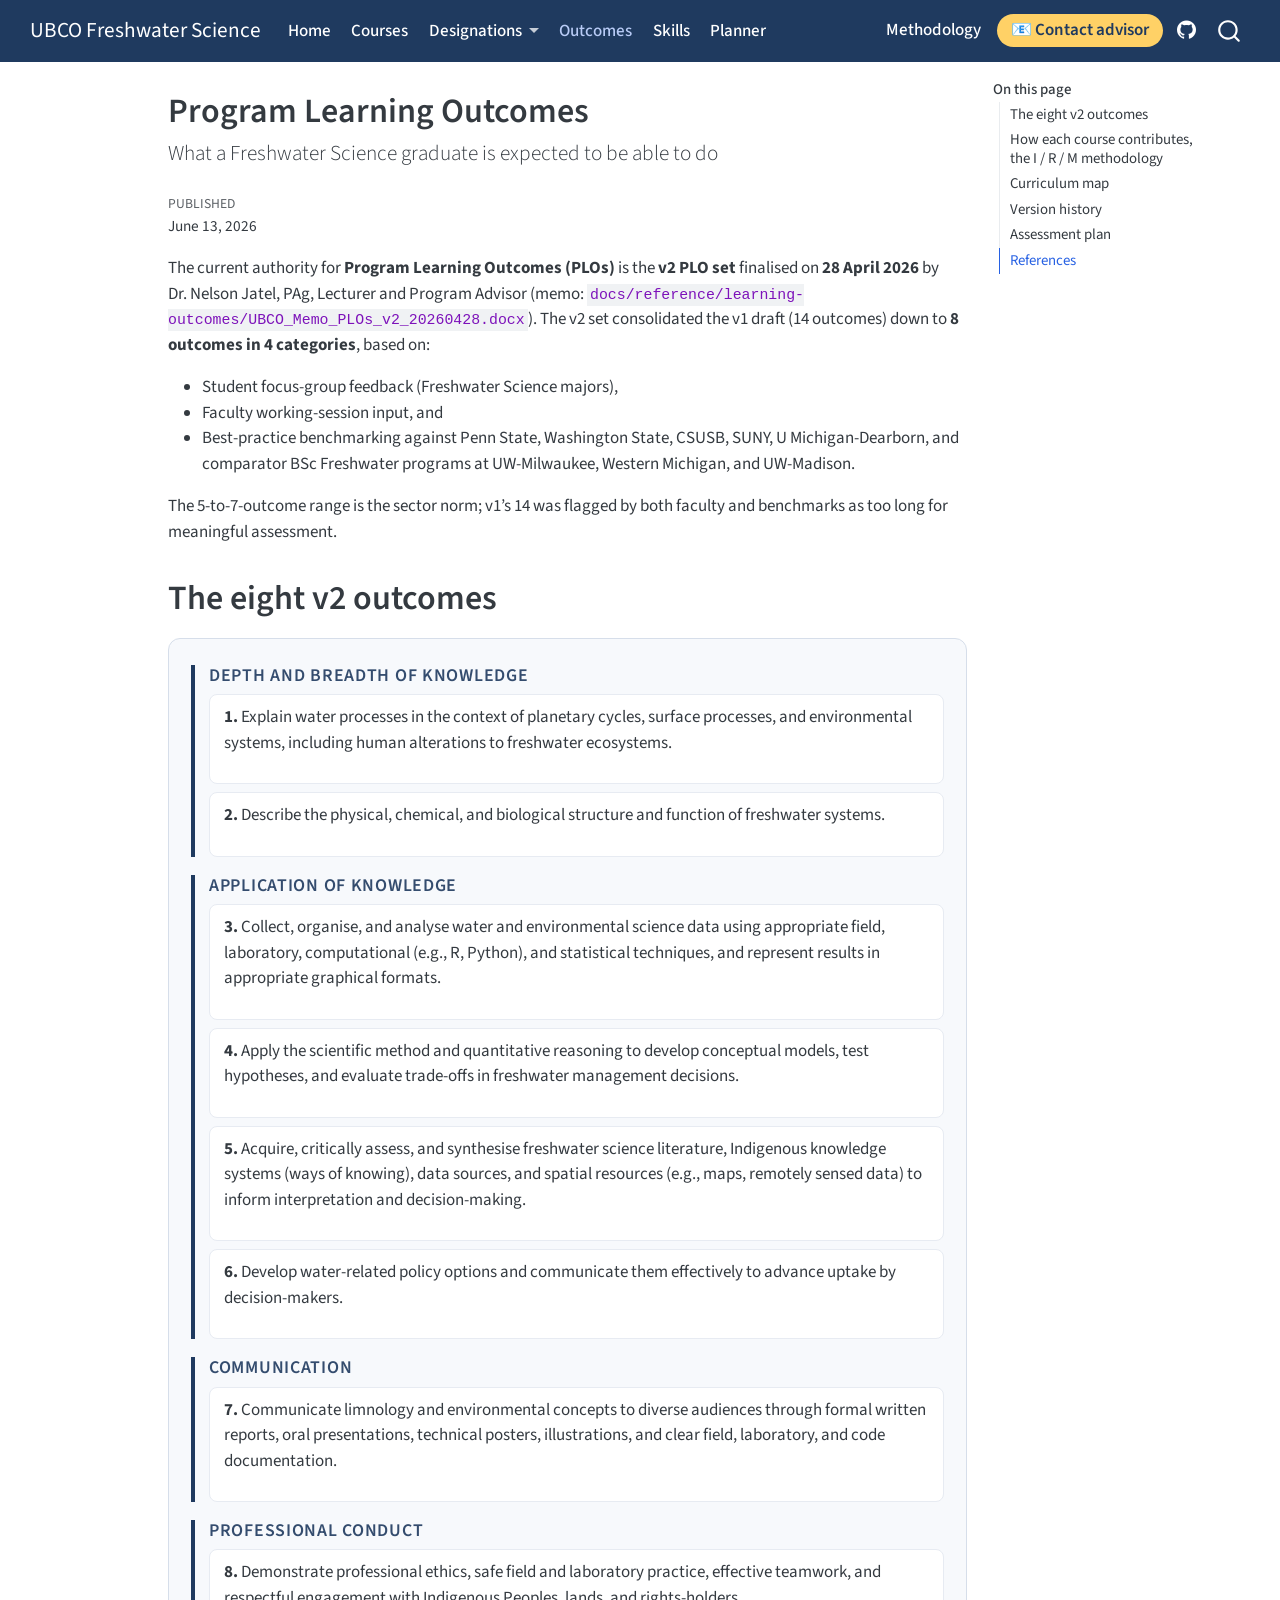
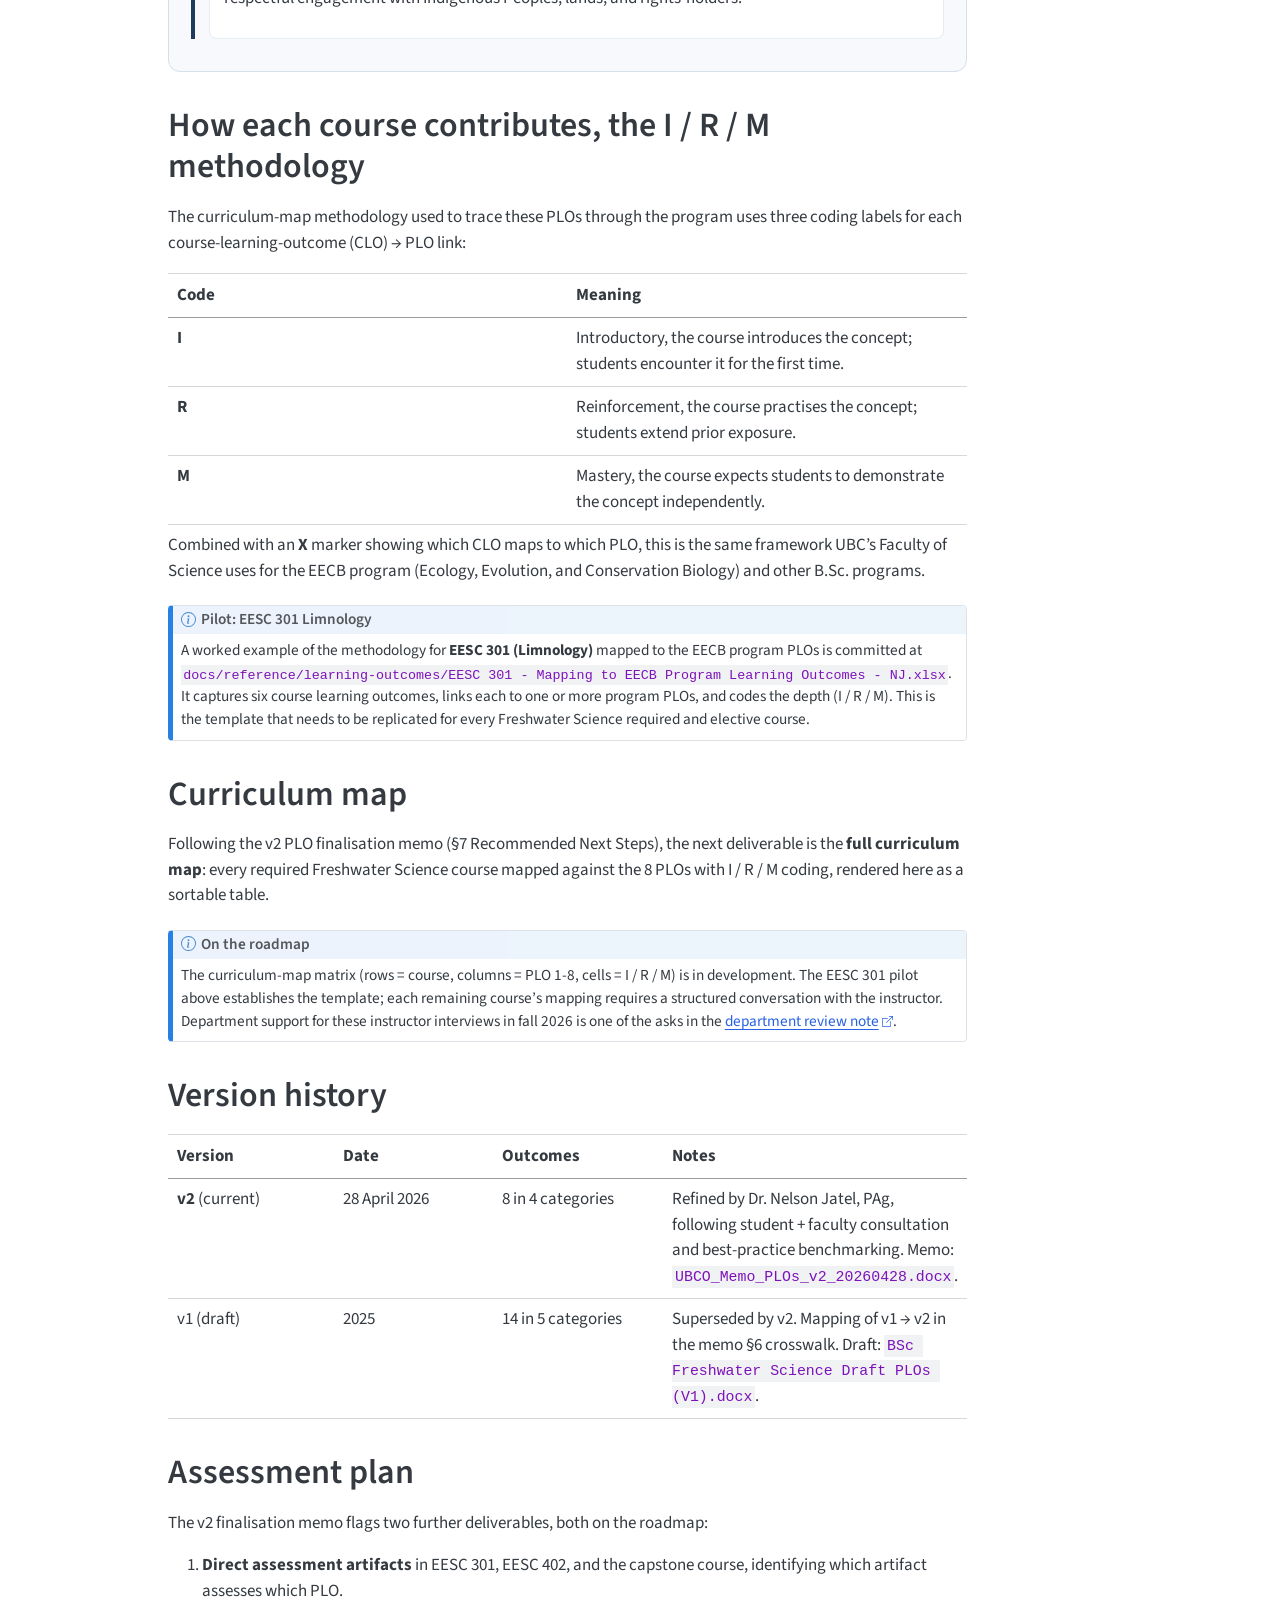
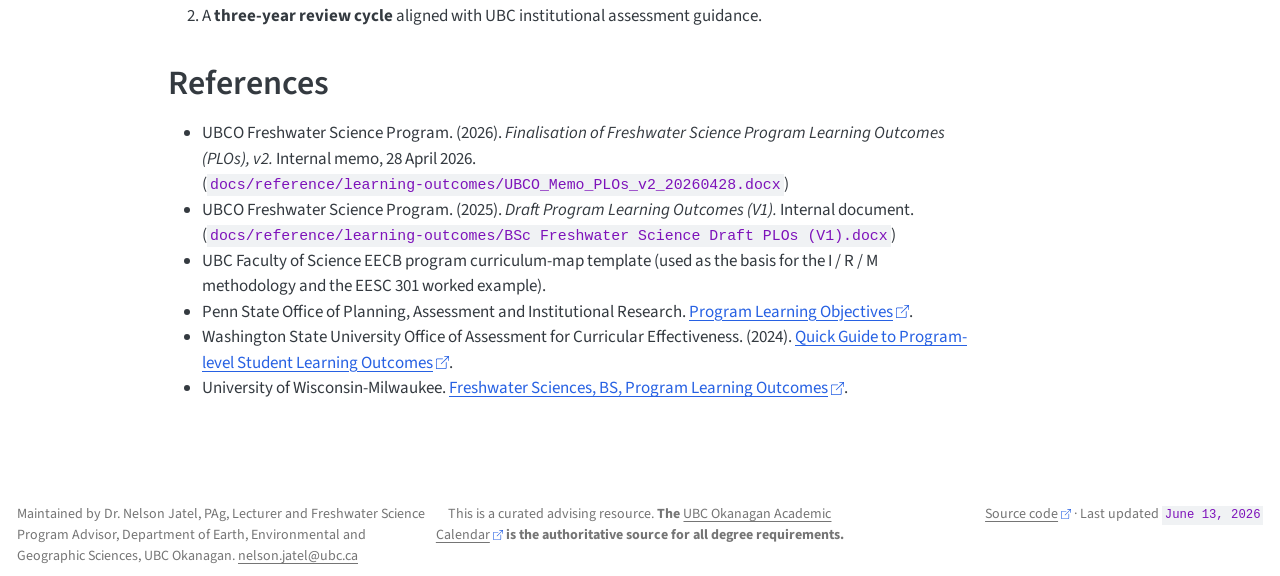
<file: outcomes/index.html>
<!DOCTYPE html>
<html xmlns="http://www.w3.org/1999/xhtml" lang="en" xml:lang="en"><head>

<meta charset="utf-8">
<meta name="generator" content="quarto-1.9.38">

<meta name="viewport" content="width=device-width, initial-scale=1.0, user-scalable=yes">

<meta name="dcterms.date" content="2026-06-13">

<title>Program Learning Outcomes – UBCO Freshwater Science</title>
<style>
/* Default styles provided by pandoc.
** See https://pandoc.org/MANUAL.html#variables-for-html for config info.
*/
code{white-space: pre-wrap;}
span.smallcaps{font-variant: small-caps;}
div.columns{display: flex; gap: min(4vw, 1.5em);}
div.column{flex: auto; overflow-x: auto;}
div.hanging-indent{margin-left: 1.5em; text-indent: -1.5em;}
ul.task-list{list-style: none;}
ul.task-list li input[type="checkbox"] {
  width: 0.8em;
  margin: 0 0.8em 0.2em -1em; /* quarto-specific, see https://github.com/quarto-dev/quarto-cli/issues/4556 */ 
  vertical-align: middle;
}
</style>


<script src="../site_libs/quarto-nav/quarto-nav.js"></script>
<script src="../site_libs/quarto-nav/headroom.min.js"></script>
<script src="../site_libs/clipboard/clipboard.min.js"></script>
<script src="../site_libs/quarto-search/autocomplete.umd.js"></script>
<script src="../site_libs/quarto-search/fuse.min.js"></script>
<script src="../site_libs/quarto-search/quarto-search.js"></script>
<meta name="quarto:offset" content="../">
<link href="../assets/favicon.png" rel="icon" type="image/png">
<script src="../site_libs/quarto-html/quarto.js" type="module"></script>
<script src="../site_libs/quarto-html/tabsets/tabsets.js" type="module"></script>
<script src="../site_libs/quarto-html/popper.min.js"></script>
<script src="../site_libs/quarto-html/tippy.umd.min.js"></script>
<script src="../site_libs/quarto-html/anchor.min.js"></script>
<link href="../site_libs/quarto-html/tippy.css" rel="stylesheet">
<link href="../site_libs/quarto-html/quarto-syntax-highlighting-15634bcf2e68342d4ad2dfa704d543f6.css" rel="stylesheet" id="quarto-text-highlighting-styles">
<script src="../site_libs/bootstrap/bootstrap.min.js"></script>
<link href="../site_libs/bootstrap/bootstrap-icons.css" rel="stylesheet">
<link href="../site_libs/bootstrap/bootstrap-db3cd5afc68202fcd75d887aeeb89524.min.css" rel="stylesheet" append-hash="true" id="quarto-bootstrap" data-mode="light">
<script id="quarto-search-options" type="application/json">{
  "location": "navbar",
  "copy-button": false,
  "collapse-after": 3,
  "panel-placement": "end",
  "type": "overlay",
  "limit": 50,
  "keyboard-shortcut": [
    "f",
    "/",
    "s"
  ],
  "show-item-context": false,
  "language": {
    "search-no-results-text": "No results",
    "search-matching-documents-text": "matching documents",
    "search-copy-link-title": "Copy link to search",
    "search-hide-matches-text": "Hide additional matches",
    "search-more-match-text": "more match in this document",
    "search-more-matches-text": "more matches in this document",
    "search-clear-button-title": "Clear",
    "search-text-placeholder": "",
    "search-detached-cancel-button-title": "Cancel",
    "search-submit-button-title": "Submit",
    "search-label": "Search"
  }
}</script>
<style>html{ scroll-behavior: smooth; }</style>


<link rel="stylesheet" href="../assets/styles.css">
</head>

<body class="nav-fixed quarto-light">

<div id="quarto-search-results"></div>
  <header id="quarto-header" class="headroom fixed-top">
    <nav class="navbar navbar-expand-lg " data-bs-theme="dark">
      <div class="navbar-container container-fluid">
      <div class="navbar-brand-container mx-auto">
    <a class="navbar-brand" href="../index.html">
    <span class="navbar-title">UBCO Freshwater Science</span>
    </a>
  </div>
            <div id="quarto-search" class="" title="Search"></div>
          <button class="navbar-toggler" type="button" data-bs-toggle="collapse" data-bs-target="#navbarCollapse" aria-controls="navbarCollapse" role="menu" aria-expanded="false" aria-label="Toggle navigation" onclick="if (window.quartoToggleHeadroom) { window.quartoToggleHeadroom(); }">
  <span class="navbar-toggler-icon"></span>
</button>
          <div class="collapse navbar-collapse" id="navbarCollapse">
            <ul class="navbar-nav navbar-nav-scroll me-auto">
  <li class="nav-item">
    <a class="nav-link" href="../index.html"> 
<span class="menu-text">Home</span></a>
  </li>  
  <li class="nav-item">
    <a class="nav-link" href="../courses/index.html"> 
<span class="menu-text">Courses</span></a>
  </li>  
  <li class="nav-item dropdown ">
    <a class="nav-link dropdown-toggle" href="#" id="nav-menu-designations" role="link" data-bs-toggle="dropdown" aria-expanded="false">
 <span class="menu-text">Designations</span>
    </a>
    <ul class="dropdown-menu" aria-labelledby="nav-menu-designations">    
        <li>
    <a class="dropdown-item" href="../designations/pag.html">
 <span class="dropdown-text">PAg (BC Institute of Agrologists)</span></a>
  </li>  
        <li>
    <a class="dropdown-item" href="../designations/rpbio.html">
 <span class="dropdown-text">RPBio (College of Applied Biology)</span></a>
  </li>  
        <li>
    <a class="dropdown-item" href="../designations/complementary.html">
 <span class="dropdown-text">Complementary pathways</span></a>
  </li>  
    </ul>
  </li>
  <li class="nav-item">
    <a class="nav-link active" href="../outcomes/index.html" aria-current="page"> 
<span class="menu-text">Outcomes</span></a>
  </li>  
  <li class="nav-item">
    <a class="nav-link" href="../skills/index.html"> 
<span class="menu-text">Skills</span></a>
  </li>  
  <li class="nav-item">
    <a class="nav-link" href="https://obwb.shinyapps.io/ubco-freshwater-planner/" target="_blank"> 
<span class="menu-text">Planner</span></a>
  </li>  
</ul>
            <ul class="navbar-nav navbar-nav-scroll ms-auto">
  <li class="nav-item">
    <a class="nav-link" href="../docs/methodology.html"> 
<span class="menu-text">Methodology</span></a>
  </li>  
  <li class="nav-item">
    <a class="nav-link" href="mailto:nelson.jatel@ubc.ca?subject=UBCO%20Freshwater%20Science%20-%20Student%20enquiry"> 
<span class="menu-text">📧 Contact advisor</span></a>
  </li>  
  <li class="nav-item compact">
    <a class="nav-link" href="https://github.com/DrNelsonJatel/UBCO_Freshwater_Science_Program"> <i class="bi bi-github" role="img" aria-label="GitHub">
</i> 
<span class="menu-text"></span></a>
  </li>  
</ul>
          </div> <!-- /navcollapse -->
            <div class="quarto-navbar-tools">
</div>
      </div> <!-- /container-fluid -->
    </nav>
</header>
<!-- content -->
<div id="quarto-content" class="quarto-container page-columns page-rows-contents page-layout-article page-navbar">
<!-- sidebar -->
<!-- margin-sidebar -->
    <div id="quarto-margin-sidebar" class="sidebar margin-sidebar">
        <nav id="TOC" role="doc-toc" class="toc-active">
    <h2 id="toc-title">On this page</h2>
   
  <ul>
  <li><a href="#the-eight-v2-outcomes" id="toc-the-eight-v2-outcomes" class="nav-link active" data-scroll-target="#the-eight-v2-outcomes">The eight v2 outcomes</a></li>
  <li><a href="#how-each-course-contributes-the-i-r-m-methodology" id="toc-how-each-course-contributes-the-i-r-m-methodology" class="nav-link" data-scroll-target="#how-each-course-contributes-the-i-r-m-methodology">How each course contributes, the I / R / M methodology</a></li>
  <li><a href="#curriculum-map" id="toc-curriculum-map" class="nav-link" data-scroll-target="#curriculum-map">Curriculum map</a></li>
  <li><a href="#version-history" id="toc-version-history" class="nav-link" data-scroll-target="#version-history">Version history</a></li>
  <li><a href="#assessment-plan" id="toc-assessment-plan" class="nav-link" data-scroll-target="#assessment-plan">Assessment plan</a></li>
  <li><a href="#references" id="toc-references" class="nav-link" data-scroll-target="#references">References</a></li>
  </ul>
</nav>
    </div>
<!-- main -->
<main class="content" id="quarto-document-content">

<header id="title-block-header" class="quarto-title-block default">
<div class="quarto-title">
<h1 class="title">Program Learning Outcomes</h1>
<p class="subtitle lead">What a Freshwater Science graduate is expected to be able to do</p>
</div>



<div class="quarto-title-meta">

    
    <div>
    <div class="quarto-title-meta-heading">Published</div>
    <div class="quarto-title-meta-contents">
      <p class="date">June 13, 2026</p>
    </div>
  </div>
  
    
  </div>
  


</header>


<p>The current authority for <strong>Program Learning Outcomes (PLOs)</strong> is the <strong>v2 PLO set</strong> finalised on <strong>28 April 2026</strong> by Dr.&nbsp;Nelson Jatel, PAg, Lecturer and Program Advisor (memo: <code>docs/reference/learning-outcomes/UBCO_Memo_PLOs_v2_20260428.docx</code>). The v2 set consolidated the v1 draft (14 outcomes) down to <strong>8 outcomes in 4 categories</strong>, based on:</p>
<ul>
<li>Student focus-group feedback (Freshwater Science majors),</li>
<li>Faculty working-session input, and</li>
<li>Best-practice benchmarking against Penn State, Washington State, CSUSB, SUNY, U Michigan-Dearborn, and comparator BSc Freshwater programs at UW-Milwaukee, Western Michigan, and UW-Madison.</li>
</ul>
<p>The 5-to-7-outcome range is the sector norm; v1’s 14 was flagged by both faculty and benchmarks as too long for meaningful assessment.</p>
<section id="the-eight-v2-outcomes" class="level1">
<h1>The eight v2 outcomes</h1>
<div class="plo-card">
<section id="depth-and-breadth-of-knowledge" class="level3 plo-category">
<h3 class="anchored" data-anchor-id="depth-and-breadth-of-knowledge">Depth and Breadth of Knowledge</h3>
<div class="plo-item">
<p><strong>1.</strong> Explain water processes in the context of planetary cycles, surface processes, and environmental systems, including human alterations to freshwater ecosystems.</p>
</div>
<div class="plo-item">
<p><strong>2.</strong> Describe the physical, chemical, and biological structure and function of freshwater systems.</p>
</div>
</section>
<section id="application-of-knowledge" class="level3 plo-category">
<h3 class="anchored" data-anchor-id="application-of-knowledge">Application of Knowledge</h3>
<div class="plo-item">
<p><strong>3.</strong> Collect, organise, and analyse water and environmental science data using appropriate field, laboratory, computational (e.g., R, Python), and statistical techniques, and represent results in appropriate graphical formats.</p>
</div>
<div class="plo-item">
<p><strong>4.</strong> Apply the scientific method and quantitative reasoning to develop conceptual models, test hypotheses, and evaluate trade-offs in freshwater management decisions.</p>
</div>
<div class="plo-item">
<p><strong>5.</strong> Acquire, critically assess, and synthesise freshwater science literature, Indigenous knowledge systems (ways of knowing), data sources, and spatial resources (e.g., maps, remotely sensed data) to inform interpretation and decision-making.</p>
</div>
<div class="plo-item">
<p><strong>6.</strong> Develop water-related policy options and communicate them effectively to advance uptake by decision-makers.</p>
</div>
</section>
<section id="communication" class="level3 plo-category">
<h3 class="anchored" data-anchor-id="communication">Communication</h3>
<div class="plo-item">
<p><strong>7.</strong> Communicate limnology and environmental concepts to diverse audiences through formal written reports, oral presentations, technical posters, illustrations, and clear field, laboratory, and code documentation.</p>
</div>
</section>
<section id="professional-conduct" class="level3 plo-category">
<h3 class="anchored" data-anchor-id="professional-conduct">Professional Conduct</h3>
<div class="plo-item">
<p><strong>8.</strong> Demonstrate professional ethics, safe field and laboratory practice, effective teamwork, and respectful engagement with Indigenous Peoples, lands, and rights-holders.</p>
</div>
</section>
</div>
</section>
<section id="how-each-course-contributes-the-i-r-m-methodology" class="level1">
<h1>How each course contributes, the I / R / M methodology</h1>
<p>The curriculum-map methodology used to trace these PLOs through the program uses three coding labels for each course-learning-outcome (CLO) → PLO link:</p>
<table class="caption-top table">
<colgroup>
<col style="width: 50%">
<col style="width: 50%">
</colgroup>
<thead>
<tr class="header">
<th>Code</th>
<th>Meaning</th>
</tr>
</thead>
<tbody>
<tr class="odd">
<td><strong>I</strong></td>
<td>Introductory, the course introduces the concept; students encounter it for the first time.</td>
</tr>
<tr class="even">
<td><strong>R</strong></td>
<td>Reinforcement, the course practises the concept; students extend prior exposure.</td>
</tr>
<tr class="odd">
<td><strong>M</strong></td>
<td>Mastery, the course expects students to demonstrate the concept independently.</td>
</tr>
</tbody>
</table>
<p>Combined with an <strong>X</strong> marker showing which CLO maps to which PLO, this is the same framework UBC’s Faculty of Science uses for the EECB program (Ecology, Evolution, and Conservation Biology) and other B.Sc. programs.</p>
<div class="callout callout-style-default callout-note callout-titled">
<div class="callout-header d-flex align-content-center">
<div class="callout-icon-container">
<i class="callout-icon"></i>
</div>
<div class="callout-title-container flex-fill">
<span class="screen-reader-only">Note</span>Pilot: EESC 301 Limnology
</div>
</div>
<div class="callout-body-container callout-body">
<p>A worked example of the methodology for <strong>EESC 301 (Limnology)</strong> mapped to the EECB program PLOs is committed at <code>docs/reference/learning-outcomes/EESC 301 - Mapping to EECB Program Learning Outcomes - NJ.xlsx</code>. It captures six course learning outcomes, links each to one or more program PLOs, and codes the depth (I / R / M). This is the template that needs to be replicated for every Freshwater Science required and elective course.</p>
</div>
</div>
</section>
<section id="curriculum-map" class="level1">
<h1>Curriculum map</h1>
<p>Following the v2 PLO finalisation memo (§7 Recommended Next Steps), the next deliverable is the <strong>full curriculum map</strong>: every required Freshwater Science course mapped against the 8 PLOs with I / R / M coding, rendered here as a sortable table.</p>
<div class="callout callout-style-default callout-note callout-titled">
<div class="callout-header d-flex align-content-center">
<div class="callout-icon-container">
<i class="callout-icon"></i>
</div>
<div class="callout-title-container flex-fill">
<span class="screen-reader-only">Note</span>On the roadmap
</div>
</div>
<div class="callout-body-container callout-body">
<p>The curriculum-map matrix (rows = course, columns = PLO 1-8, cells = I / R / M) is in development. The EESC 301 pilot above establishes the template; each remaining course’s mapping requires a structured conversation with the instructor. Department support for these instructor interviews in fall 2026 is one of the asks in the <a href="../review/index.html">department review note</a>.</p>
</div>
</div>
</section>
<section id="version-history" class="level1">
<h1>Version history</h1>
<table class="caption-top table">
<colgroup>
<col style="width: 25%">
<col style="width: 25%">
<col style="width: 25%">
<col style="width: 25%">
</colgroup>
<thead>
<tr class="header">
<th>Version</th>
<th>Date</th>
<th>Outcomes</th>
<th>Notes</th>
</tr>
</thead>
<tbody>
<tr class="odd">
<td><strong>v2</strong> (current)</td>
<td>28 April 2026</td>
<td>8 in 4 categories</td>
<td>Refined by Dr.&nbsp;Nelson Jatel, PAg, following student + faculty consultation and best-practice benchmarking. Memo: <code>UBCO_Memo_PLOs_v2_20260428.docx</code>.</td>
</tr>
<tr class="even">
<td>v1 (draft)</td>
<td>2025</td>
<td>14 in 5 categories</td>
<td>Superseded by v2. Mapping of v1 → v2 in the memo §6 crosswalk. Draft: <code>BSc Freshwater Science Draft PLOs (V1).docx</code>.</td>
</tr>
</tbody>
</table>
</section>
<section id="assessment-plan" class="level1">
<h1>Assessment plan</h1>
<p>The v2 finalisation memo flags two further deliverables, both on the roadmap:</p>
<ol type="1">
<li><strong>Direct assessment artifacts</strong> in EESC 301, EESC 402, and the capstone course, identifying which artifact assesses which PLO.</li>
<li>A <strong>three-year review cycle</strong> aligned with UBC institutional assessment guidance.</li>
</ol>
</section>
<section id="references" class="level1">
<h1>References</h1>
<ul>
<li>UBCO Freshwater Science Program. (2026). <em>Finalisation of Freshwater Science Program Learning Outcomes (PLOs), v2.</em> Internal memo, 28 April 2026. (<code>docs/reference/learning-outcomes/UBCO_Memo_PLOs_v2_20260428.docx</code>)</li>
<li>UBCO Freshwater Science Program. (2025). <em>Draft Program Learning Outcomes (V1).</em> Internal document. (<code>docs/reference/learning-outcomes/BSc Freshwater Science Draft PLOs (V1).docx</code>)</li>
<li>UBC Faculty of Science EECB program curriculum-map template (used as the basis for the I / R / M methodology and the EESC 301 worked example).</li>
<li>Penn State Office of Planning, Assessment and Institutional Research. <a href="https://opair.psu.edu/assessment/loa-handbook/program-learning-objectives/">Program Learning Objectives</a>.</li>
<li>Washington State University Office of Assessment for Curricular Effectiveness. (2024). <a href="https://ace.wsu.edu/documents/2015/02/quick-guide-to-program-slos.pdf/">Quick Guide to Program-level Student Learning Outcomes</a>.</li>
<li>University of Wisconsin-Milwaukee. <a href="https://catalog.uwm.edu/freshwater-sciences/freshwater-sciences-bs/">Freshwater Sciences, BS, Program Learning Outcomes</a>.</li>
</ul>


</section>

</main> <!-- /main -->
<script id="quarto-html-after-body" type="application/javascript">
  window.document.addEventListener("DOMContentLoaded", function (event) {
    const icon = "";
    const anchorJS = new window.AnchorJS();
    anchorJS.options = {
      placement: 'right',
      icon: icon
    };
    anchorJS.add('.anchored');
    const isCodeAnnotation = (el) => {
      for (const clz of el.classList) {
        if (clz.startsWith('code-annotation-')) {                     
          return true;
        }
      }
      return false;
    }
    const onCopySuccess = function(e) {
      // button target
      const button = e.trigger;
      // don't keep focus
      button.blur();
      // flash "checked"
      button.classList.add('code-copy-button-checked');
      var currentTitle = button.getAttribute("title");
      button.setAttribute("title", "Copied!");
      let tooltip;
      if (window.bootstrap) {
        button.setAttribute("data-bs-toggle", "tooltip");
        button.setAttribute("data-bs-placement", "left");
        button.setAttribute("data-bs-title", "Copied!");
        tooltip = new bootstrap.Tooltip(button, 
          { trigger: "manual", 
            customClass: "code-copy-button-tooltip",
            offset: [0, -8]});
        tooltip.show();    
      }
      setTimeout(function() {
        if (tooltip) {
          tooltip.hide();
          button.removeAttribute("data-bs-title");
          button.removeAttribute("data-bs-toggle");
          button.removeAttribute("data-bs-placement");
        }
        button.setAttribute("title", currentTitle);
        button.classList.remove('code-copy-button-checked');
      }, 1000);
      // clear code selection
      e.clearSelection();
    }
    const getTextToCopy = function(trigger) {
      const outerScaffold = trigger.parentElement.cloneNode(true);
      const codeEl = outerScaffold.querySelector('code');
      for (const childEl of codeEl.children) {
        if (isCodeAnnotation(childEl)) {
          childEl.remove();
        }
      }
      return codeEl.innerText;
    }
    const clipboard = new window.ClipboardJS('.code-copy-button:not([data-in-quarto-modal])', {
      text: getTextToCopy
    });
    clipboard.on('success', onCopySuccess);
    if (window.document.getElementById('quarto-embedded-source-code-modal')) {
      const clipboardModal = new window.ClipboardJS('.code-copy-button[data-in-quarto-modal]', {
        text: getTextToCopy,
        container: window.document.getElementById('quarto-embedded-source-code-modal')
      });
      clipboardModal.on('success', onCopySuccess);
    }
      var localhostRegex = new RegExp(/^(?:http|https):\/\/localhost\:?[0-9]*\//);
      var mailtoRegex = new RegExp(/^mailto:/);
        var filterRegex = new RegExp("https:\/\/drnelsonjatel\.github\.io\/UBCO_Freshwater_Science_Program\/");
      var isInternal = (href) => {
          return filterRegex.test(href) || localhostRegex.test(href) || mailtoRegex.test(href);
      }
      // Inspect non-navigation links and adorn them if external
     var links = window.document.querySelectorAll('a[href]:not(.nav-link):not(.navbar-brand):not(.toc-action):not(.sidebar-link):not(.sidebar-item-toggle):not(.pagination-link):not(.no-external):not([aria-hidden]):not(.dropdown-item):not(.quarto-navigation-tool):not(.about-link)');
      for (var i=0; i<links.length; i++) {
        const link = links[i];
        if (!isInternal(link.href)) {
          // undo the damage that might have been done by quarto-nav.js in the case of
          // links that we want to consider external
          if (link.dataset.originalHref !== undefined) {
            link.href = link.dataset.originalHref;
          }
            // target, if specified
            link.setAttribute("target", "_blank");
            if (link.getAttribute("rel") === null) {
              link.setAttribute("rel", "noopener");
            }
            // default icon
            link.classList.add("external");
        }
      }
    function tippyHover(el, contentFn, onTriggerFn, onUntriggerFn) {
      const config = {
        allowHTML: true,
        maxWidth: 500,
        delay: 100,
        arrow: false,
        appendTo: function(el) {
            return el.parentElement;
        },
        interactive: true,
        interactiveBorder: 10,
        theme: 'quarto',
        placement: 'bottom-start',
      };
      if (contentFn) {
        config.content = contentFn;
      }
      if (onTriggerFn) {
        config.onTrigger = onTriggerFn;
      }
      if (onUntriggerFn) {
        config.onUntrigger = onUntriggerFn;
      }
      window.tippy(el, config); 
    }
    const noterefs = window.document.querySelectorAll('a[role="doc-noteref"]');
    for (var i=0; i<noterefs.length; i++) {
      const ref = noterefs[i];
      tippyHover(ref, function() {
        // use id or data attribute instead here
        let href = ref.getAttribute('data-footnote-href') || ref.getAttribute('href');
        try { href = new URL(href).hash; } catch {}
        const id = href.replace(/^#\/?/, "");
        const note = window.document.getElementById(id);
        if (note) {
          return note.innerHTML;
        } else {
          return "";
        }
      });
    }
    const xrefs = window.document.querySelectorAll('a.quarto-xref');
    const processXRef = (id, note) => {
      // Strip column container classes
      const stripColumnClz = (el) => {
        el.classList.remove("page-full", "page-columns");
        if (el.children) {
          for (const child of el.children) {
            stripColumnClz(child);
          }
        }
      }
      stripColumnClz(note)
      if (id === null || id.startsWith('sec-')) {
        // Special case sections, only their first couple elements
        const container = document.createElement("div");
        if (note.children && note.children.length > 2) {
          container.appendChild(note.children[0].cloneNode(true));
          for (let i = 1; i < note.children.length; i++) {
            const child = note.children[i];
            if (child.tagName === "P" && child.innerText === "") {
              continue;
            } else {
              container.appendChild(child.cloneNode(true));
              break;
            }
          }
          if (window.Quarto?.typesetMath) {
            window.Quarto.typesetMath(container);
          }
          return container.innerHTML
        } else {
          if (window.Quarto?.typesetMath) {
            window.Quarto.typesetMath(note);
          }
          return note.innerHTML;
        }
      } else {
        // Remove any anchor links if they are present
        const anchorLink = note.querySelector('a.anchorjs-link');
        if (anchorLink) {
          anchorLink.remove();
        }
        if (window.Quarto?.typesetMath) {
          window.Quarto.typesetMath(note);
        }
        if (note.classList.contains("callout")) {
          return note.outerHTML;
        } else {
          return note.innerHTML;
        }
      }
    }
    for (var i=0; i<xrefs.length; i++) {
      const xref = xrefs[i];
      tippyHover(xref, undefined, function(instance) {
        instance.disable();
        let url = xref.getAttribute('href');
        let hash = undefined; 
        if (url.startsWith('#')) {
          hash = url;
        } else {
          try { hash = new URL(url).hash; } catch {}
        }
        if (hash) {
          const id = hash.replace(/^#\/?/, "");
          const note = window.document.getElementById(id);
          if (note !== null) {
            try {
              const html = processXRef(id, note.cloneNode(true));
              instance.setContent(html);
            } finally {
              instance.enable();
              instance.show();
            }
          } else {
            // See if we can fetch this
            fetch(url.split('#')[0])
            .then(res => res.text())
            .then(html => {
              const parser = new DOMParser();
              const htmlDoc = parser.parseFromString(html, "text/html");
              const note = htmlDoc.getElementById(id);
              if (note !== null) {
                const html = processXRef(id, note);
                instance.setContent(html);
              } 
            }).finally(() => {
              instance.enable();
              instance.show();
            });
          }
        } else {
          // See if we can fetch a full url (with no hash to target)
          // This is a special case and we should probably do some content thinning / targeting
          fetch(url)
          .then(res => res.text())
          .then(html => {
            const parser = new DOMParser();
            const htmlDoc = parser.parseFromString(html, "text/html");
            const note = htmlDoc.querySelector('main.content');
            if (note !== null) {
              // This should only happen for chapter cross references
              // (since there is no id in the URL)
              // remove the first header
              if (note.children.length > 0 && note.children[0].tagName === "HEADER") {
                note.children[0].remove();
              }
              const html = processXRef(null, note);
              instance.setContent(html);
            } 
          }).finally(() => {
            instance.enable();
            instance.show();
          });
        }
      }, function(instance) {
      });
    }
        let selectedAnnoteEl;
        const selectorForAnnotation = ( cell, annotation) => {
          let cellAttr = 'data-code-cell="' + cell + '"';
          let lineAttr = 'data-code-annotation="' +  annotation + '"';
          const selector = 'span[' + cellAttr + '][' + lineAttr + ']';
          return selector;
        }
        const selectCodeLines = (annoteEl) => {
          const doc = window.document;
          const targetCell = annoteEl.getAttribute("data-target-cell");
          const targetAnnotation = annoteEl.getAttribute("data-target-annotation");
          const annoteSpan = window.document.querySelector(selectorForAnnotation(targetCell, targetAnnotation));
          const lines = annoteSpan.getAttribute("data-code-lines").split(",");
          const lineIds = lines.map((line) => {
            return targetCell + "-" + line;
          })
          let top = null;
          let height = null;
          let parent = null;
          if (lineIds.length > 0) {
              //compute the position of the single el (top and bottom and make a div)
              const el = window.document.getElementById(lineIds[0]);
              top = el.offsetTop;
              height = el.offsetHeight;
              parent = el.parentElement.parentElement;
            if (lineIds.length > 1) {
              const lastEl = window.document.getElementById(lineIds[lineIds.length - 1]);
              const bottom = lastEl.offsetTop + lastEl.offsetHeight;
              height = bottom - top;
            }
            if (top !== null && height !== null && parent !== null) {
              // cook up a div (if necessary) and position it 
              let div = window.document.getElementById("code-annotation-line-highlight");
              if (div === null) {
                div = window.document.createElement("div");
                div.setAttribute("id", "code-annotation-line-highlight");
                div.style.position = 'absolute';
                parent.appendChild(div);
              }
              div.style.top = top - 2 + "px";
              div.style.height = height + 4 + "px";
              div.style.left = 0;
              let gutterDiv = window.document.getElementById("code-annotation-line-highlight-gutter");
              if (gutterDiv === null) {
                gutterDiv = window.document.createElement("div");
                gutterDiv.setAttribute("id", "code-annotation-line-highlight-gutter");
                gutterDiv.style.position = 'absolute';
                const codeCell = window.document.getElementById(targetCell);
                const gutter = codeCell.querySelector('.code-annotation-gutter');
                gutter.appendChild(gutterDiv);
              }
              gutterDiv.style.top = top - 2 + "px";
              gutterDiv.style.height = height + 4 + "px";
            }
            selectedAnnoteEl = annoteEl;
          }
        };
        const unselectCodeLines = () => {
          const elementsIds = ["code-annotation-line-highlight", "code-annotation-line-highlight-gutter"];
          elementsIds.forEach((elId) => {
            const div = window.document.getElementById(elId);
            if (div) {
              div.remove();
            }
          });
          selectedAnnoteEl = undefined;
        };
          // Handle positioning of the toggle
      window.addEventListener(
        "resize",
        throttle(() => {
          elRect = undefined;
          if (selectedAnnoteEl) {
            selectCodeLines(selectedAnnoteEl);
          }
        }, 10)
      );
      function throttle(fn, ms) {
      let throttle = false;
      let timer;
        return (...args) => {
          if(!throttle) { // first call gets through
              fn.apply(this, args);
              throttle = true;
          } else { // all the others get throttled
              if(timer) clearTimeout(timer); // cancel #2
              timer = setTimeout(() => {
                fn.apply(this, args);
                timer = throttle = false;
              }, ms);
          }
        };
      }
        // Attach click handler to the DT
        const annoteDls = window.document.querySelectorAll('dt[data-target-cell]');
        for (const annoteDlNode of annoteDls) {
          annoteDlNode.addEventListener('click', (event) => {
            const clickedEl = event.target;
            if (clickedEl !== selectedAnnoteEl) {
              unselectCodeLines();
              const activeEl = window.document.querySelector('dt[data-target-cell].code-annotation-active');
              if (activeEl) {
                activeEl.classList.remove('code-annotation-active');
              }
              selectCodeLines(clickedEl);
              clickedEl.classList.add('code-annotation-active');
            } else {
              // Unselect the line
              unselectCodeLines();
              clickedEl.classList.remove('code-annotation-active');
            }
          });
        }
    const findCites = (el) => {
      const parentEl = el.parentElement;
      if (parentEl) {
        const cites = parentEl.dataset.cites;
        if (cites) {
          return {
            el,
            cites: cites.split(' ')
          };
        } else {
          return findCites(el.parentElement)
        }
      } else {
        return undefined;
      }
    };
    var bibliorefs = window.document.querySelectorAll('a[role="doc-biblioref"]');
    for (var i=0; i<bibliorefs.length; i++) {
      const ref = bibliorefs[i];
      const citeInfo = findCites(ref);
      if (citeInfo) {
        tippyHover(citeInfo.el, function() {
          var popup = window.document.createElement('div');
          citeInfo.cites.forEach(function(cite) {
            var citeDiv = window.document.createElement('div');
            citeDiv.classList.add('hanging-indent');
            citeDiv.classList.add('csl-entry');
            var biblioDiv = window.document.getElementById('ref-' + cite);
            if (biblioDiv) {
              citeDiv.innerHTML = biblioDiv.innerHTML;
            }
            popup.appendChild(citeDiv);
          });
          return popup.innerHTML;
        });
      }
    }
  });
  </script>
</div> <!-- /content -->
<footer class="footer">
  <div class="nav-footer">
    <div class="nav-footer-left">
<p>Maintained by Dr.&nbsp;Nelson Jatel, PAg, Lecturer and Freshwater Science Program Advisor, Department of Earth, Environmental and Geographic Sciences, UBC Okanagan. <a href="mailto:nelson.jatel@ubc.ca">nelson.jatel@ubc.ca</a></p>
</div>   
    <div class="nav-footer-center">
<p>This is a curated advising resource. <strong>The <a href="https://okanagan.calendar.ubc.ca/">UBC Okanagan Academic Calendar</a> is the authoritative source for all degree requirements.</strong></p>
</div>
    <div class="nav-footer-right">
<p><a href="https://github.com/DrNelsonJatel/UBCO_Freshwater_Science_Program">Source code</a> · Last updated <code>June 13, 2026</code></p>
</div>
  </div>
</footer>




<script src="../site_libs/quarto-html/zenscroll-min.js"></script>
</body></html>
</file>
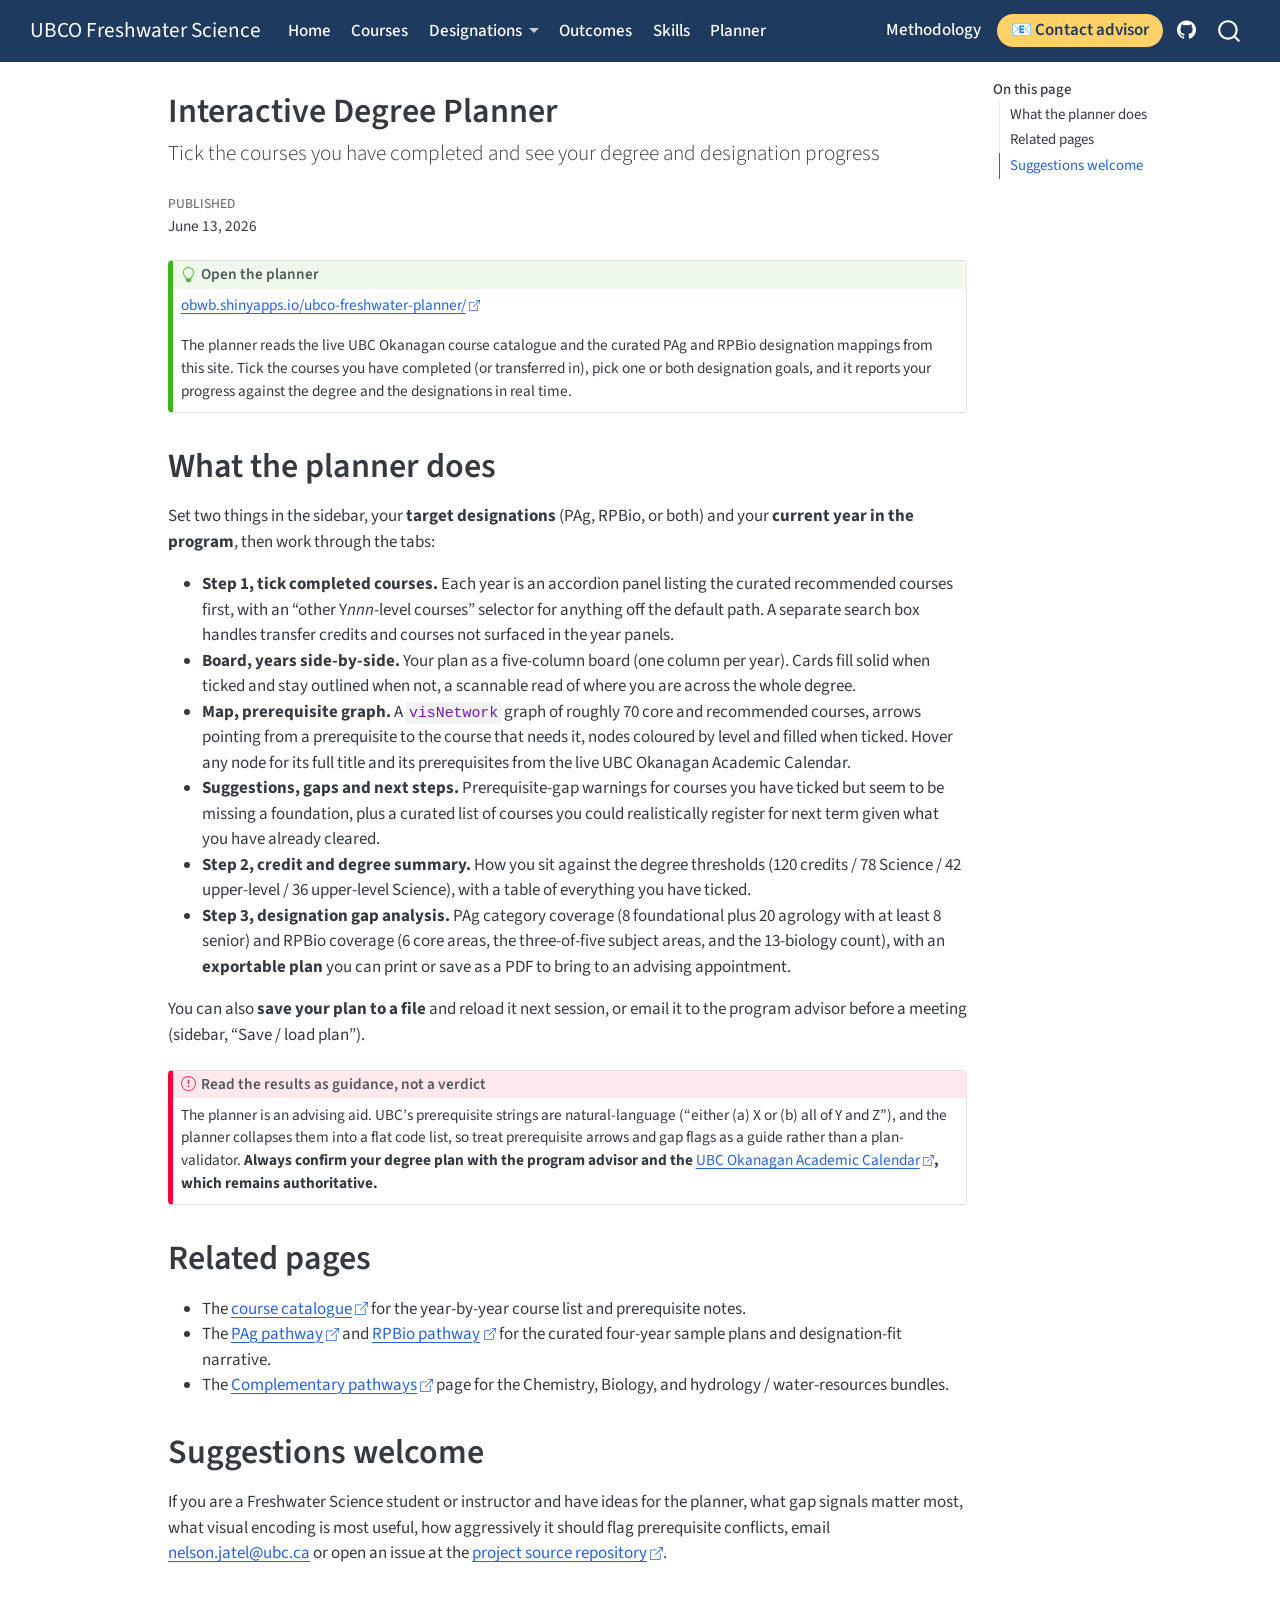
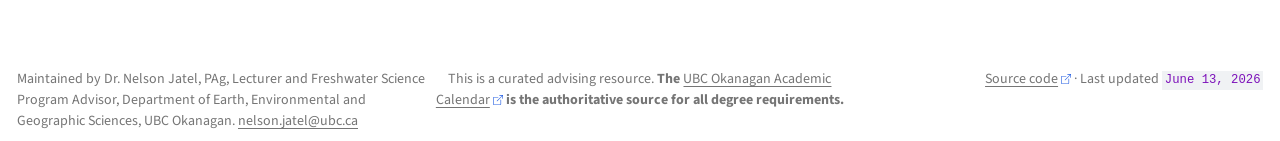
<file: planner/index.html>
<!DOCTYPE html>
<html xmlns="http://www.w3.org/1999/xhtml" lang="en" xml:lang="en"><head>

<meta charset="utf-8">
<meta name="generator" content="quarto-1.9.38">

<meta name="viewport" content="width=device-width, initial-scale=1.0, user-scalable=yes">

<meta name="dcterms.date" content="2026-06-13">

<title>Interactive Degree Planner – UBCO Freshwater Science</title>
<style>
/* Default styles provided by pandoc.
** See https://pandoc.org/MANUAL.html#variables-for-html for config info.
*/
code{white-space: pre-wrap;}
span.smallcaps{font-variant: small-caps;}
div.columns{display: flex; gap: min(4vw, 1.5em);}
div.column{flex: auto; overflow-x: auto;}
div.hanging-indent{margin-left: 1.5em; text-indent: -1.5em;}
ul.task-list{list-style: none;}
ul.task-list li input[type="checkbox"] {
  width: 0.8em;
  margin: 0 0.8em 0.2em -1em; /* quarto-specific, see https://github.com/quarto-dev/quarto-cli/issues/4556 */ 
  vertical-align: middle;
}
</style>


<script src="../site_libs/quarto-nav/quarto-nav.js"></script>
<script src="../site_libs/quarto-nav/headroom.min.js"></script>
<script src="../site_libs/clipboard/clipboard.min.js"></script>
<script src="../site_libs/quarto-search/autocomplete.umd.js"></script>
<script src="../site_libs/quarto-search/fuse.min.js"></script>
<script src="../site_libs/quarto-search/quarto-search.js"></script>
<meta name="quarto:offset" content="../">
<link href="../assets/favicon.png" rel="icon" type="image/png">
<script src="../site_libs/quarto-html/quarto.js" type="module"></script>
<script src="../site_libs/quarto-html/tabsets/tabsets.js" type="module"></script>
<script src="../site_libs/quarto-html/popper.min.js"></script>
<script src="../site_libs/quarto-html/tippy.umd.min.js"></script>
<script src="../site_libs/quarto-html/anchor.min.js"></script>
<link href="../site_libs/quarto-html/tippy.css" rel="stylesheet">
<link href="../site_libs/quarto-html/quarto-syntax-highlighting-15634bcf2e68342d4ad2dfa704d543f6.css" rel="stylesheet" id="quarto-text-highlighting-styles">
<script src="../site_libs/bootstrap/bootstrap.min.js"></script>
<link href="../site_libs/bootstrap/bootstrap-icons.css" rel="stylesheet">
<link href="../site_libs/bootstrap/bootstrap-db3cd5afc68202fcd75d887aeeb89524.min.css" rel="stylesheet" append-hash="true" id="quarto-bootstrap" data-mode="light">
<script id="quarto-search-options" type="application/json">{
  "location": "navbar",
  "copy-button": false,
  "collapse-after": 3,
  "panel-placement": "end",
  "type": "overlay",
  "limit": 50,
  "keyboard-shortcut": [
    "f",
    "/",
    "s"
  ],
  "show-item-context": false,
  "language": {
    "search-no-results-text": "No results",
    "search-matching-documents-text": "matching documents",
    "search-copy-link-title": "Copy link to search",
    "search-hide-matches-text": "Hide additional matches",
    "search-more-match-text": "more match in this document",
    "search-more-matches-text": "more matches in this document",
    "search-clear-button-title": "Clear",
    "search-text-placeholder": "",
    "search-detached-cancel-button-title": "Cancel",
    "search-submit-button-title": "Submit",
    "search-label": "Search"
  }
}</script>
<style>html{ scroll-behavior: smooth; }</style>


<link rel="stylesheet" href="../assets/styles.css">
</head>

<body class="nav-fixed quarto-light">

<div id="quarto-search-results"></div>
  <header id="quarto-header" class="headroom fixed-top">
    <nav class="navbar navbar-expand-lg " data-bs-theme="dark">
      <div class="navbar-container container-fluid">
      <div class="navbar-brand-container mx-auto">
    <a class="navbar-brand" href="../index.html">
    <span class="navbar-title">UBCO Freshwater Science</span>
    </a>
  </div>
            <div id="quarto-search" class="" title="Search"></div>
          <button class="navbar-toggler" type="button" data-bs-toggle="collapse" data-bs-target="#navbarCollapse" aria-controls="navbarCollapse" role="menu" aria-expanded="false" aria-label="Toggle navigation" onclick="if (window.quartoToggleHeadroom) { window.quartoToggleHeadroom(); }">
  <span class="navbar-toggler-icon"></span>
</button>
          <div class="collapse navbar-collapse" id="navbarCollapse">
            <ul class="navbar-nav navbar-nav-scroll me-auto">
  <li class="nav-item">
    <a class="nav-link" href="../index.html"> 
<span class="menu-text">Home</span></a>
  </li>  
  <li class="nav-item">
    <a class="nav-link" href="../courses/index.html"> 
<span class="menu-text">Courses</span></a>
  </li>  
  <li class="nav-item dropdown ">
    <a class="nav-link dropdown-toggle" href="#" id="nav-menu-designations" role="link" data-bs-toggle="dropdown" aria-expanded="false">
 <span class="menu-text">Designations</span>
    </a>
    <ul class="dropdown-menu" aria-labelledby="nav-menu-designations">    
        <li>
    <a class="dropdown-item" href="../designations/pag.html">
 <span class="dropdown-text">PAg (BC Institute of Agrologists)</span></a>
  </li>  
        <li>
    <a class="dropdown-item" href="../designations/rpbio.html">
 <span class="dropdown-text">RPBio (College of Applied Biology)</span></a>
  </li>  
        <li>
    <a class="dropdown-item" href="../designations/complementary.html">
 <span class="dropdown-text">Complementary pathways</span></a>
  </li>  
    </ul>
  </li>
  <li class="nav-item">
    <a class="nav-link" href="../outcomes/index.html"> 
<span class="menu-text">Outcomes</span></a>
  </li>  
  <li class="nav-item">
    <a class="nav-link" href="../skills/index.html"> 
<span class="menu-text">Skills</span></a>
  </li>  
  <li class="nav-item">
    <a class="nav-link" href="https://obwb.shinyapps.io/ubco-freshwater-planner/" target="_blank"> 
<span class="menu-text">Planner</span></a>
  </li>  
</ul>
            <ul class="navbar-nav navbar-nav-scroll ms-auto">
  <li class="nav-item">
    <a class="nav-link" href="../docs/methodology.html"> 
<span class="menu-text">Methodology</span></a>
  </li>  
  <li class="nav-item">
    <a class="nav-link" href="mailto:nelson.jatel@ubc.ca?subject=UBCO%20Freshwater%20Science%20-%20Student%20enquiry"> 
<span class="menu-text">📧 Contact advisor</span></a>
  </li>  
  <li class="nav-item compact">
    <a class="nav-link" href="https://github.com/DrNelsonJatel/UBCO_Freshwater_Science_Program"> <i class="bi bi-github" role="img" aria-label="GitHub">
</i> 
<span class="menu-text"></span></a>
  </li>  
</ul>
          </div> <!-- /navcollapse -->
            <div class="quarto-navbar-tools">
</div>
      </div> <!-- /container-fluid -->
    </nav>
</header>
<!-- content -->
<div id="quarto-content" class="quarto-container page-columns page-rows-contents page-layout-article page-navbar">
<!-- sidebar -->
<!-- margin-sidebar -->
    <div id="quarto-margin-sidebar" class="sidebar margin-sidebar">
        <nav id="TOC" role="doc-toc" class="toc-active">
    <h2 id="toc-title">On this page</h2>
   
  <ul>
  <li><a href="#what-the-planner-does" id="toc-what-the-planner-does" class="nav-link active" data-scroll-target="#what-the-planner-does">What the planner does</a></li>
  <li><a href="#related-pages" id="toc-related-pages" class="nav-link" data-scroll-target="#related-pages">Related pages</a></li>
  <li><a href="#suggestions-welcome" id="toc-suggestions-welcome" class="nav-link" data-scroll-target="#suggestions-welcome">Suggestions welcome</a></li>
  </ul>
</nav>
    </div>
<!-- main -->
<main class="content" id="quarto-document-content">

<header id="title-block-header" class="quarto-title-block default">
<div class="quarto-title">
<h1 class="title">Interactive Degree Planner</h1>
<p class="subtitle lead">Tick the courses you have completed and see your degree and designation progress</p>
</div>



<div class="quarto-title-meta">

    
    <div>
    <div class="quarto-title-meta-heading">Published</div>
    <div class="quarto-title-meta-contents">
      <p class="date">June 13, 2026</p>
    </div>
  </div>
  
    
  </div>
  


</header>


<div class="callout callout-style-default callout-tip callout-titled">
<div class="callout-header d-flex align-content-center">
<div class="callout-icon-container">
<i class="callout-icon"></i>
</div>
<div class="callout-title-container flex-fill">
<span class="screen-reader-only">Tip</span>Open the planner
</div>
</div>
<div class="callout-body-container callout-body">
<p><strong><a href="https://obwb.shinyapps.io/ubco-freshwater-planner/" target="_blank">obwb.shinyapps.io/ubco-freshwater-planner/</a></strong></p>
<p>The planner reads the live UBC Okanagan course catalogue and the curated PAg and RPBio designation mappings from this site. Tick the courses you have completed (or transferred in), pick one or both designation goals, and it reports your progress against the degree and the designations in real time.</p>
</div>
</div>
<section id="what-the-planner-does" class="level1">
<h1>What the planner does</h1>
<p>Set two things in the sidebar, your <strong>target designations</strong> (PAg, RPBio, or both) and your <strong>current year in the program</strong>, then work through the tabs:</p>
<ul>
<li><strong>Step 1, tick completed courses.</strong> Each year is an accordion panel listing the curated recommended courses first, with an “other Y<em>nnn</em>-level courses” selector for anything off the default path. A separate search box handles transfer credits and courses not surfaced in the year panels.</li>
<li><strong>Board, years side-by-side.</strong> Your plan as a five-column board (one column per year). Cards fill solid when ticked and stay outlined when not, a scannable read of where you are across the whole degree.</li>
<li><strong>Map, prerequisite graph.</strong> A <code>visNetwork</code> graph of roughly 70 core and recommended courses, arrows pointing from a prerequisite to the course that needs it, nodes coloured by level and filled when ticked. Hover any node for its full title and its prerequisites from the live UBC Okanagan Academic Calendar.</li>
<li><strong>Suggestions, gaps and next steps.</strong> Prerequisite-gap warnings for courses you have ticked but seem to be missing a foundation, plus a curated list of courses you could realistically register for next term given what you have already cleared.</li>
<li><strong>Step 2, credit and degree summary.</strong> How you sit against the degree thresholds (120 credits / 78 Science / 42 upper-level / 36 upper-level Science), with a table of everything you have ticked.</li>
<li><strong>Step 3, designation gap analysis.</strong> PAg category coverage (8 foundational plus 20 agrology with at least 8 senior) and RPBio coverage (6 core areas, the three-of-five subject areas, and the 13-biology count), with an <strong>exportable plan</strong> you can print or save as a PDF to bring to an advising appointment.</li>
</ul>
<p>You can also <strong>save your plan to a file</strong> and reload it next session, or email it to the program advisor before a meeting (sidebar, “Save / load plan”).</p>
<div class="callout callout-style-default callout-important callout-titled">
<div class="callout-header d-flex align-content-center">
<div class="callout-icon-container">
<i class="callout-icon"></i>
</div>
<div class="callout-title-container flex-fill">
<span class="screen-reader-only">Important</span>Read the results as guidance, not a verdict
</div>
</div>
<div class="callout-body-container callout-body">
<p>The planner is an advising aid. UBC’s prerequisite strings are natural-language (“either (a) X or (b) all of Y and Z”), and the planner collapses them into a flat code list, so treat prerequisite arrows and gap flags as a guide rather than a plan-validator. <strong>Always confirm your degree plan with the program advisor and the <a href="https://okanagan.calendar.ubc.ca/">UBC Okanagan Academic Calendar</a>, which remains authoritative.</strong></p>
</div>
</div>
</section>
<section id="related-pages" class="level1">
<h1>Related pages</h1>
<ul>
<li>The <a href="../courses/index.html">course catalogue</a> for the year-by-year course list and prerequisite notes.</li>
<li>The <a href="../designations/pag.html">PAg pathway</a> and <a href="../designations/rpbio.html">RPBio pathway</a> for the curated four-year sample plans and designation-fit narrative.</li>
<li>The <a href="../designations/complementary.html">Complementary pathways</a> page for the Chemistry, Biology, and hydrology / water-resources bundles.</li>
</ul>
</section>
<section id="suggestions-welcome" class="level1">
<h1>Suggestions welcome</h1>
<p>If you are a Freshwater Science student or instructor and have ideas for the planner, what gap signals matter most, what visual encoding is most useful, how aggressively it should flag prerequisite conflicts, email <strong><a href="mailto:nelson.jatel@ubc.ca">nelson.jatel@ubc.ca</a></strong> or open an issue at the <a href="https://github.com/DrNelsonJatel/UBCO_Freshwater_Science_Program/issues">project source repository</a>.</p>


</section>

</main> <!-- /main -->
<script id="quarto-html-after-body" type="application/javascript">
  window.document.addEventListener("DOMContentLoaded", function (event) {
    const icon = "";
    const anchorJS = new window.AnchorJS();
    anchorJS.options = {
      placement: 'right',
      icon: icon
    };
    anchorJS.add('.anchored');
    const isCodeAnnotation = (el) => {
      for (const clz of el.classList) {
        if (clz.startsWith('code-annotation-')) {                     
          return true;
        }
      }
      return false;
    }
    const onCopySuccess = function(e) {
      // button target
      const button = e.trigger;
      // don't keep focus
      button.blur();
      // flash "checked"
      button.classList.add('code-copy-button-checked');
      var currentTitle = button.getAttribute("title");
      button.setAttribute("title", "Copied!");
      let tooltip;
      if (window.bootstrap) {
        button.setAttribute("data-bs-toggle", "tooltip");
        button.setAttribute("data-bs-placement", "left");
        button.setAttribute("data-bs-title", "Copied!");
        tooltip = new bootstrap.Tooltip(button, 
          { trigger: "manual", 
            customClass: "code-copy-button-tooltip",
            offset: [0, -8]});
        tooltip.show();    
      }
      setTimeout(function() {
        if (tooltip) {
          tooltip.hide();
          button.removeAttribute("data-bs-title");
          button.removeAttribute("data-bs-toggle");
          button.removeAttribute("data-bs-placement");
        }
        button.setAttribute("title", currentTitle);
        button.classList.remove('code-copy-button-checked');
      }, 1000);
      // clear code selection
      e.clearSelection();
    }
    const getTextToCopy = function(trigger) {
      const outerScaffold = trigger.parentElement.cloneNode(true);
      const codeEl = outerScaffold.querySelector('code');
      for (const childEl of codeEl.children) {
        if (isCodeAnnotation(childEl)) {
          childEl.remove();
        }
      }
      return codeEl.innerText;
    }
    const clipboard = new window.ClipboardJS('.code-copy-button:not([data-in-quarto-modal])', {
      text: getTextToCopy
    });
    clipboard.on('success', onCopySuccess);
    if (window.document.getElementById('quarto-embedded-source-code-modal')) {
      const clipboardModal = new window.ClipboardJS('.code-copy-button[data-in-quarto-modal]', {
        text: getTextToCopy,
        container: window.document.getElementById('quarto-embedded-source-code-modal')
      });
      clipboardModal.on('success', onCopySuccess);
    }
      var localhostRegex = new RegExp(/^(?:http|https):\/\/localhost\:?[0-9]*\//);
      var mailtoRegex = new RegExp(/^mailto:/);
        var filterRegex = new RegExp("https:\/\/drnelsonjatel\.github\.io\/UBCO_Freshwater_Science_Program\/");
      var isInternal = (href) => {
          return filterRegex.test(href) || localhostRegex.test(href) || mailtoRegex.test(href);
      }
      // Inspect non-navigation links and adorn them if external
     var links = window.document.querySelectorAll('a[href]:not(.nav-link):not(.navbar-brand):not(.toc-action):not(.sidebar-link):not(.sidebar-item-toggle):not(.pagination-link):not(.no-external):not([aria-hidden]):not(.dropdown-item):not(.quarto-navigation-tool):not(.about-link)');
      for (var i=0; i<links.length; i++) {
        const link = links[i];
        if (!isInternal(link.href)) {
          // undo the damage that might have been done by quarto-nav.js in the case of
          // links that we want to consider external
          if (link.dataset.originalHref !== undefined) {
            link.href = link.dataset.originalHref;
          }
            // target, if specified
            link.setAttribute("target", "_blank");
            if (link.getAttribute("rel") === null) {
              link.setAttribute("rel", "noopener");
            }
            // default icon
            link.classList.add("external");
        }
      }
    function tippyHover(el, contentFn, onTriggerFn, onUntriggerFn) {
      const config = {
        allowHTML: true,
        maxWidth: 500,
        delay: 100,
        arrow: false,
        appendTo: function(el) {
            return el.parentElement;
        },
        interactive: true,
        interactiveBorder: 10,
        theme: 'quarto',
        placement: 'bottom-start',
      };
      if (contentFn) {
        config.content = contentFn;
      }
      if (onTriggerFn) {
        config.onTrigger = onTriggerFn;
      }
      if (onUntriggerFn) {
        config.onUntrigger = onUntriggerFn;
      }
      window.tippy(el, config); 
    }
    const noterefs = window.document.querySelectorAll('a[role="doc-noteref"]');
    for (var i=0; i<noterefs.length; i++) {
      const ref = noterefs[i];
      tippyHover(ref, function() {
        // use id or data attribute instead here
        let href = ref.getAttribute('data-footnote-href') || ref.getAttribute('href');
        try { href = new URL(href).hash; } catch {}
        const id = href.replace(/^#\/?/, "");
        const note = window.document.getElementById(id);
        if (note) {
          return note.innerHTML;
        } else {
          return "";
        }
      });
    }
    const xrefs = window.document.querySelectorAll('a.quarto-xref');
    const processXRef = (id, note) => {
      // Strip column container classes
      const stripColumnClz = (el) => {
        el.classList.remove("page-full", "page-columns");
        if (el.children) {
          for (const child of el.children) {
            stripColumnClz(child);
          }
        }
      }
      stripColumnClz(note)
      if (id === null || id.startsWith('sec-')) {
        // Special case sections, only their first couple elements
        const container = document.createElement("div");
        if (note.children && note.children.length > 2) {
          container.appendChild(note.children[0].cloneNode(true));
          for (let i = 1; i < note.children.length; i++) {
            const child = note.children[i];
            if (child.tagName === "P" && child.innerText === "") {
              continue;
            } else {
              container.appendChild(child.cloneNode(true));
              break;
            }
          }
          if (window.Quarto?.typesetMath) {
            window.Quarto.typesetMath(container);
          }
          return container.innerHTML
        } else {
          if (window.Quarto?.typesetMath) {
            window.Quarto.typesetMath(note);
          }
          return note.innerHTML;
        }
      } else {
        // Remove any anchor links if they are present
        const anchorLink = note.querySelector('a.anchorjs-link');
        if (anchorLink) {
          anchorLink.remove();
        }
        if (window.Quarto?.typesetMath) {
          window.Quarto.typesetMath(note);
        }
        if (note.classList.contains("callout")) {
          return note.outerHTML;
        } else {
          return note.innerHTML;
        }
      }
    }
    for (var i=0; i<xrefs.length; i++) {
      const xref = xrefs[i];
      tippyHover(xref, undefined, function(instance) {
        instance.disable();
        let url = xref.getAttribute('href');
        let hash = undefined; 
        if (url.startsWith('#')) {
          hash = url;
        } else {
          try { hash = new URL(url).hash; } catch {}
        }
        if (hash) {
          const id = hash.replace(/^#\/?/, "");
          const note = window.document.getElementById(id);
          if (note !== null) {
            try {
              const html = processXRef(id, note.cloneNode(true));
              instance.setContent(html);
            } finally {
              instance.enable();
              instance.show();
            }
          } else {
            // See if we can fetch this
            fetch(url.split('#')[0])
            .then(res => res.text())
            .then(html => {
              const parser = new DOMParser();
              const htmlDoc = parser.parseFromString(html, "text/html");
              const note = htmlDoc.getElementById(id);
              if (note !== null) {
                const html = processXRef(id, note);
                instance.setContent(html);
              } 
            }).finally(() => {
              instance.enable();
              instance.show();
            });
          }
        } else {
          // See if we can fetch a full url (with no hash to target)
          // This is a special case and we should probably do some content thinning / targeting
          fetch(url)
          .then(res => res.text())
          .then(html => {
            const parser = new DOMParser();
            const htmlDoc = parser.parseFromString(html, "text/html");
            const note = htmlDoc.querySelector('main.content');
            if (note !== null) {
              // This should only happen for chapter cross references
              // (since there is no id in the URL)
              // remove the first header
              if (note.children.length > 0 && note.children[0].tagName === "HEADER") {
                note.children[0].remove();
              }
              const html = processXRef(null, note);
              instance.setContent(html);
            } 
          }).finally(() => {
            instance.enable();
            instance.show();
          });
        }
      }, function(instance) {
      });
    }
        let selectedAnnoteEl;
        const selectorForAnnotation = ( cell, annotation) => {
          let cellAttr = 'data-code-cell="' + cell + '"';
          let lineAttr = 'data-code-annotation="' +  annotation + '"';
          const selector = 'span[' + cellAttr + '][' + lineAttr + ']';
          return selector;
        }
        const selectCodeLines = (annoteEl) => {
          const doc = window.document;
          const targetCell = annoteEl.getAttribute("data-target-cell");
          const targetAnnotation = annoteEl.getAttribute("data-target-annotation");
          const annoteSpan = window.document.querySelector(selectorForAnnotation(targetCell, targetAnnotation));
          const lines = annoteSpan.getAttribute("data-code-lines").split(",");
          const lineIds = lines.map((line) => {
            return targetCell + "-" + line;
          })
          let top = null;
          let height = null;
          let parent = null;
          if (lineIds.length > 0) {
              //compute the position of the single el (top and bottom and make a div)
              const el = window.document.getElementById(lineIds[0]);
              top = el.offsetTop;
              height = el.offsetHeight;
              parent = el.parentElement.parentElement;
            if (lineIds.length > 1) {
              const lastEl = window.document.getElementById(lineIds[lineIds.length - 1]);
              const bottom = lastEl.offsetTop + lastEl.offsetHeight;
              height = bottom - top;
            }
            if (top !== null && height !== null && parent !== null) {
              // cook up a div (if necessary) and position it 
              let div = window.document.getElementById("code-annotation-line-highlight");
              if (div === null) {
                div = window.document.createElement("div");
                div.setAttribute("id", "code-annotation-line-highlight");
                div.style.position = 'absolute';
                parent.appendChild(div);
              }
              div.style.top = top - 2 + "px";
              div.style.height = height + 4 + "px";
              div.style.left = 0;
              let gutterDiv = window.document.getElementById("code-annotation-line-highlight-gutter");
              if (gutterDiv === null) {
                gutterDiv = window.document.createElement("div");
                gutterDiv.setAttribute("id", "code-annotation-line-highlight-gutter");
                gutterDiv.style.position = 'absolute';
                const codeCell = window.document.getElementById(targetCell);
                const gutter = codeCell.querySelector('.code-annotation-gutter');
                gutter.appendChild(gutterDiv);
              }
              gutterDiv.style.top = top - 2 + "px";
              gutterDiv.style.height = height + 4 + "px";
            }
            selectedAnnoteEl = annoteEl;
          }
        };
        const unselectCodeLines = () => {
          const elementsIds = ["code-annotation-line-highlight", "code-annotation-line-highlight-gutter"];
          elementsIds.forEach((elId) => {
            const div = window.document.getElementById(elId);
            if (div) {
              div.remove();
            }
          });
          selectedAnnoteEl = undefined;
        };
          // Handle positioning of the toggle
      window.addEventListener(
        "resize",
        throttle(() => {
          elRect = undefined;
          if (selectedAnnoteEl) {
            selectCodeLines(selectedAnnoteEl);
          }
        }, 10)
      );
      function throttle(fn, ms) {
      let throttle = false;
      let timer;
        return (...args) => {
          if(!throttle) { // first call gets through
              fn.apply(this, args);
              throttle = true;
          } else { // all the others get throttled
              if(timer) clearTimeout(timer); // cancel #2
              timer = setTimeout(() => {
                fn.apply(this, args);
                timer = throttle = false;
              }, ms);
          }
        };
      }
        // Attach click handler to the DT
        const annoteDls = window.document.querySelectorAll('dt[data-target-cell]');
        for (const annoteDlNode of annoteDls) {
          annoteDlNode.addEventListener('click', (event) => {
            const clickedEl = event.target;
            if (clickedEl !== selectedAnnoteEl) {
              unselectCodeLines();
              const activeEl = window.document.querySelector('dt[data-target-cell].code-annotation-active');
              if (activeEl) {
                activeEl.classList.remove('code-annotation-active');
              }
              selectCodeLines(clickedEl);
              clickedEl.classList.add('code-annotation-active');
            } else {
              // Unselect the line
              unselectCodeLines();
              clickedEl.classList.remove('code-annotation-active');
            }
          });
        }
    const findCites = (el) => {
      const parentEl = el.parentElement;
      if (parentEl) {
        const cites = parentEl.dataset.cites;
        if (cites) {
          return {
            el,
            cites: cites.split(' ')
          };
        } else {
          return findCites(el.parentElement)
        }
      } else {
        return undefined;
      }
    };
    var bibliorefs = window.document.querySelectorAll('a[role="doc-biblioref"]');
    for (var i=0; i<bibliorefs.length; i++) {
      const ref = bibliorefs[i];
      const citeInfo = findCites(ref);
      if (citeInfo) {
        tippyHover(citeInfo.el, function() {
          var popup = window.document.createElement('div');
          citeInfo.cites.forEach(function(cite) {
            var citeDiv = window.document.createElement('div');
            citeDiv.classList.add('hanging-indent');
            citeDiv.classList.add('csl-entry');
            var biblioDiv = window.document.getElementById('ref-' + cite);
            if (biblioDiv) {
              citeDiv.innerHTML = biblioDiv.innerHTML;
            }
            popup.appendChild(citeDiv);
          });
          return popup.innerHTML;
        });
      }
    }
  });
  </script>
</div> <!-- /content -->
<footer class="footer">
  <div class="nav-footer">
    <div class="nav-footer-left">
<p>Maintained by Dr.&nbsp;Nelson Jatel, PAg, Lecturer and Freshwater Science Program Advisor, Department of Earth, Environmental and Geographic Sciences, UBC Okanagan. <a href="mailto:nelson.jatel@ubc.ca">nelson.jatel@ubc.ca</a></p>
</div>   
    <div class="nav-footer-center">
<p>This is a curated advising resource. <strong>The <a href="https://okanagan.calendar.ubc.ca/">UBC Okanagan Academic Calendar</a> is the authoritative source for all degree requirements.</strong></p>
</div>
    <div class="nav-footer-right">
<p><a href="https://github.com/DrNelsonJatel/UBCO_Freshwater_Science_Program">Source code</a> · Last updated <code>June 13, 2026</code></p>
</div>
  </div>
</footer>




<script src="../site_libs/quarto-html/zenscroll-min.js"></script>
</body></html>
</file>
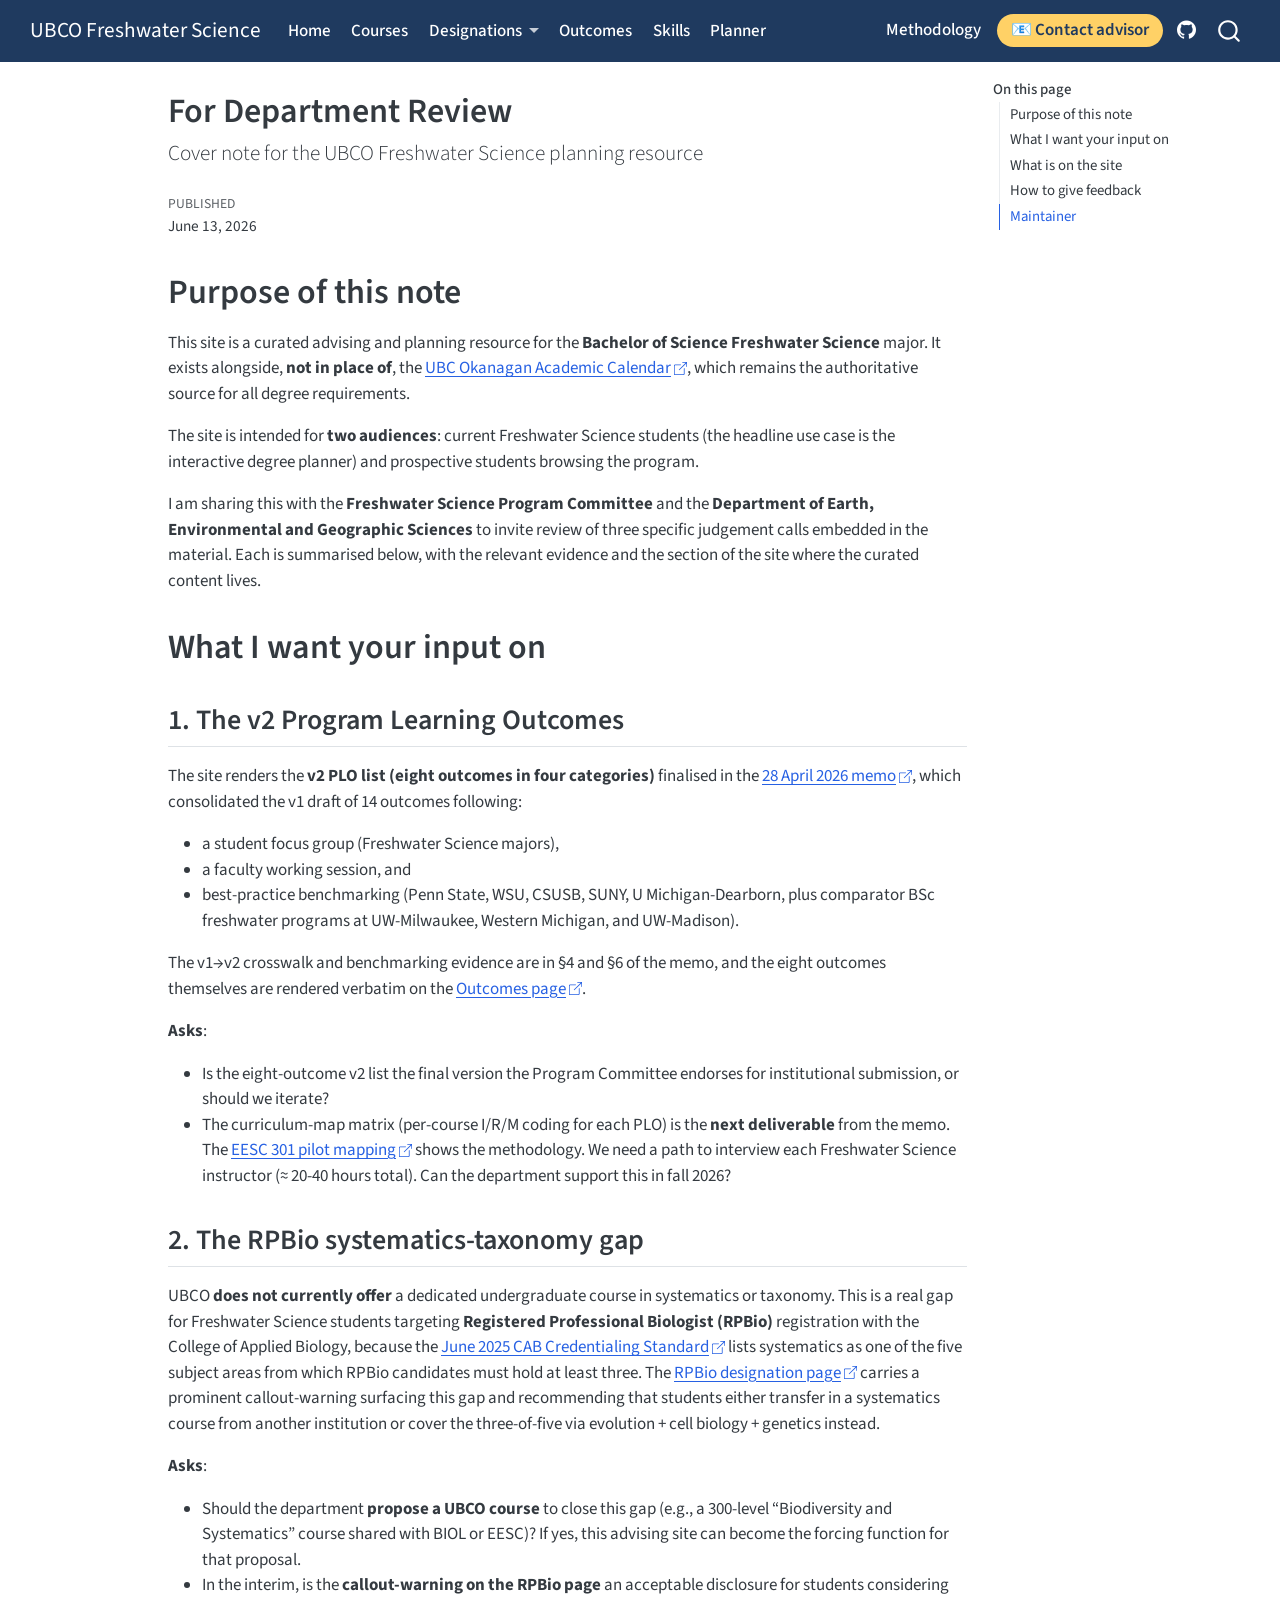
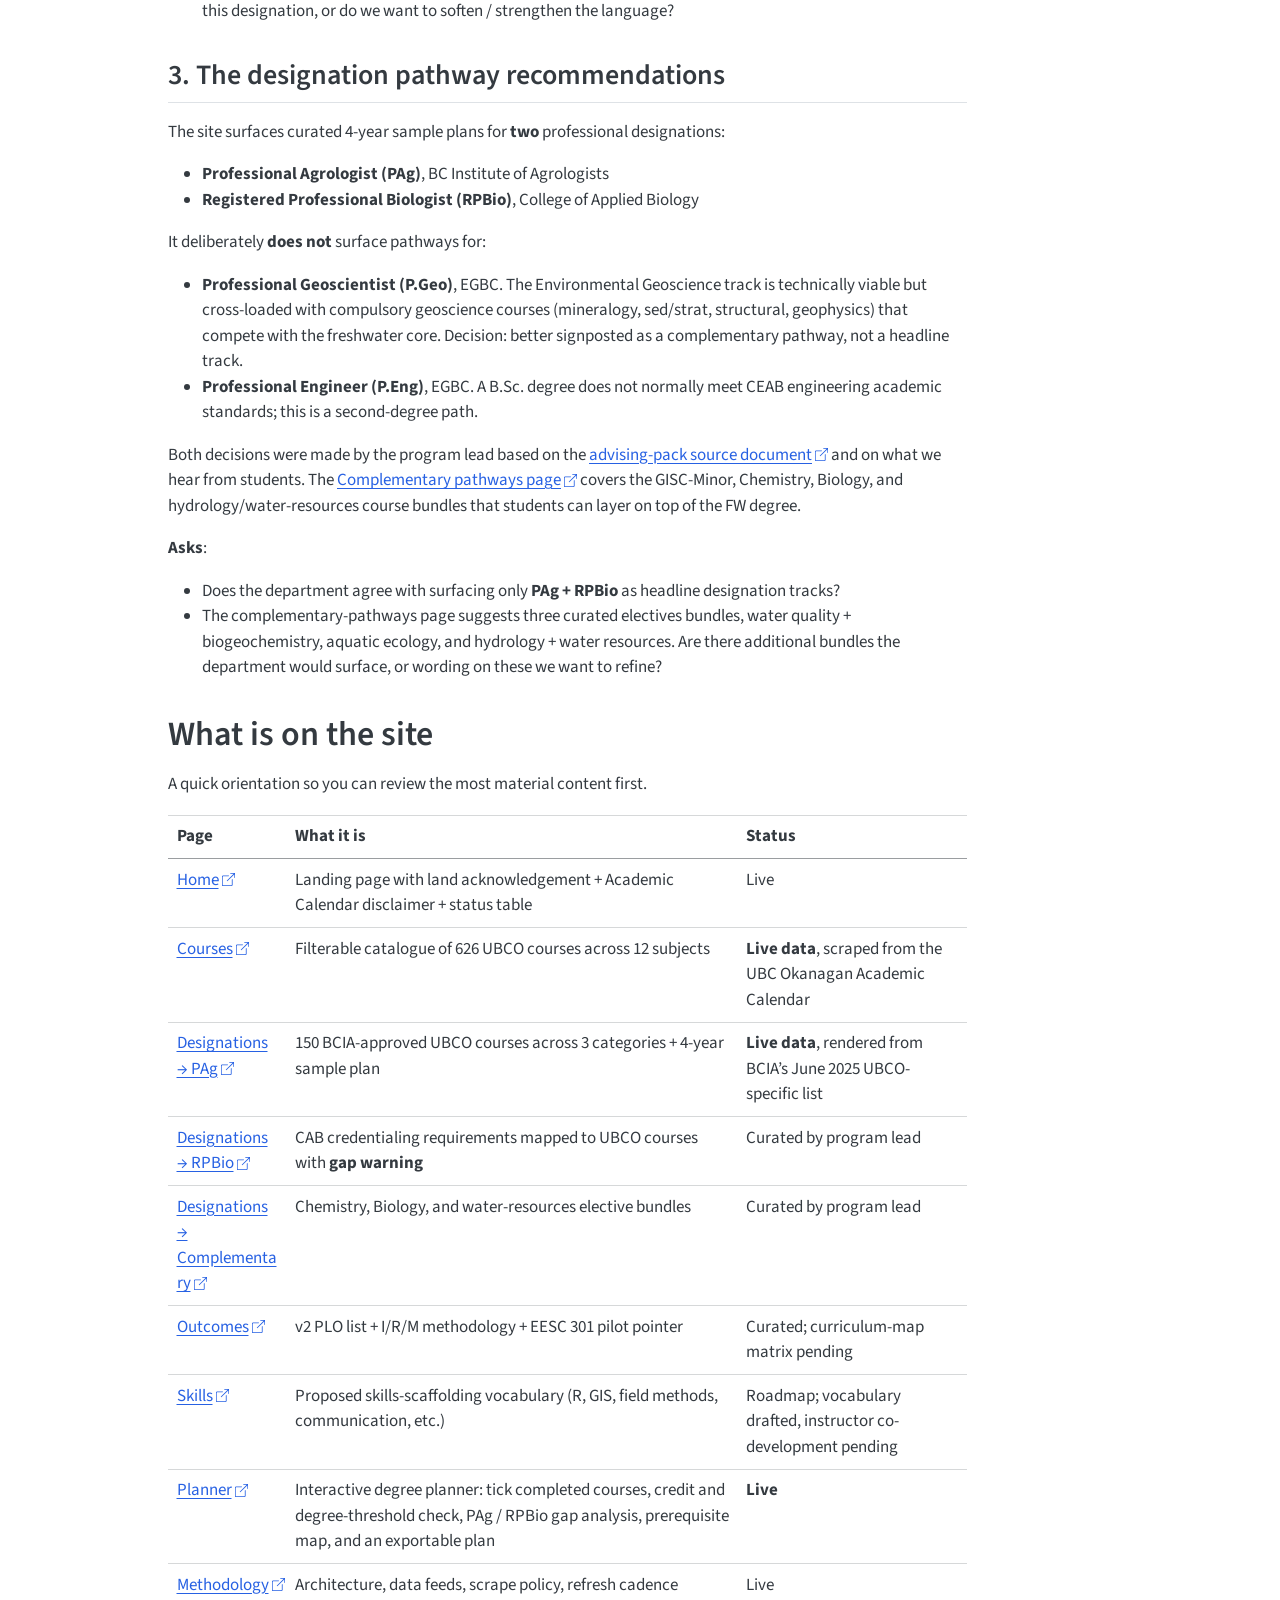
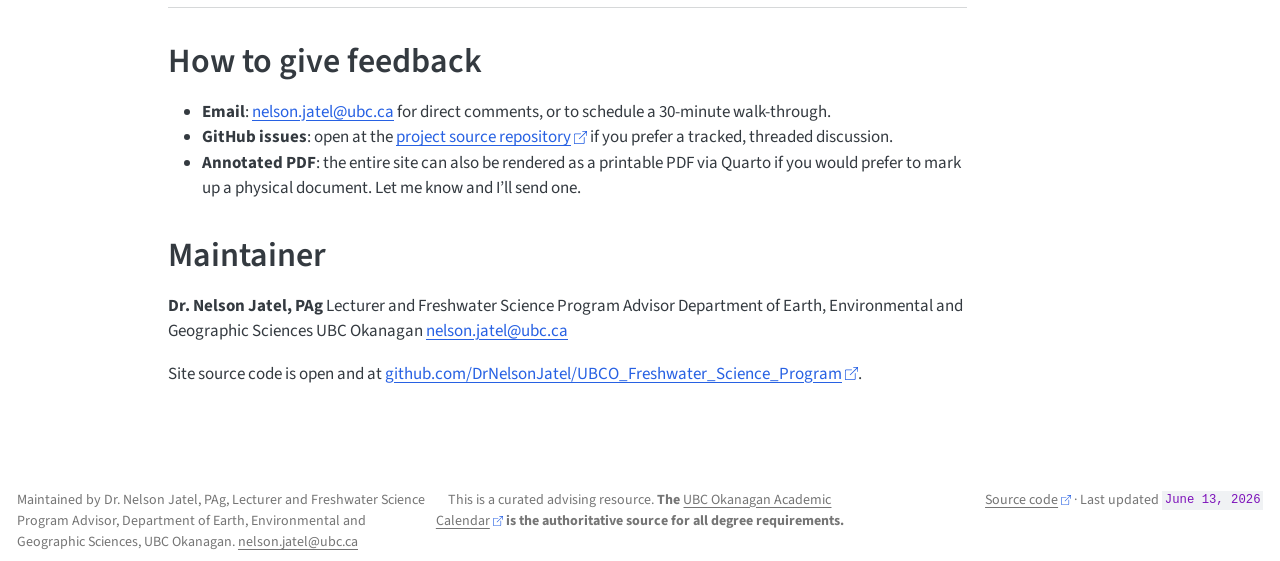
<file: review/index.html>
<!DOCTYPE html>
<html xmlns="http://www.w3.org/1999/xhtml" lang="en" xml:lang="en"><head>

<meta charset="utf-8">
<meta name="generator" content="quarto-1.9.38">

<meta name="viewport" content="width=device-width, initial-scale=1.0, user-scalable=yes">

<meta name="dcterms.date" content="2026-06-13">

<title>For Department Review – UBCO Freshwater Science</title>
<style>
/* Default styles provided by pandoc.
** See https://pandoc.org/MANUAL.html#variables-for-html for config info.
*/
code{white-space: pre-wrap;}
span.smallcaps{font-variant: small-caps;}
div.columns{display: flex; gap: min(4vw, 1.5em);}
div.column{flex: auto; overflow-x: auto;}
div.hanging-indent{margin-left: 1.5em; text-indent: -1.5em;}
ul.task-list{list-style: none;}
ul.task-list li input[type="checkbox"] {
  width: 0.8em;
  margin: 0 0.8em 0.2em -1em; /* quarto-specific, see https://github.com/quarto-dev/quarto-cli/issues/4556 */ 
  vertical-align: middle;
}
</style>


<script src="../site_libs/quarto-nav/quarto-nav.js"></script>
<script src="../site_libs/quarto-nav/headroom.min.js"></script>
<script src="../site_libs/clipboard/clipboard.min.js"></script>
<script src="../site_libs/quarto-search/autocomplete.umd.js"></script>
<script src="../site_libs/quarto-search/fuse.min.js"></script>
<script src="../site_libs/quarto-search/quarto-search.js"></script>
<meta name="quarto:offset" content="../">
<link href="../assets/favicon.png" rel="icon" type="image/png">
<script src="../site_libs/quarto-html/quarto.js" type="module"></script>
<script src="../site_libs/quarto-html/tabsets/tabsets.js" type="module"></script>
<script src="../site_libs/quarto-html/popper.min.js"></script>
<script src="../site_libs/quarto-html/tippy.umd.min.js"></script>
<script src="../site_libs/quarto-html/anchor.min.js"></script>
<link href="../site_libs/quarto-html/tippy.css" rel="stylesheet">
<link href="../site_libs/quarto-html/quarto-syntax-highlighting-15634bcf2e68342d4ad2dfa704d543f6.css" rel="stylesheet" id="quarto-text-highlighting-styles">
<script src="../site_libs/bootstrap/bootstrap.min.js"></script>
<link href="../site_libs/bootstrap/bootstrap-icons.css" rel="stylesheet">
<link href="../site_libs/bootstrap/bootstrap-db3cd5afc68202fcd75d887aeeb89524.min.css" rel="stylesheet" append-hash="true" id="quarto-bootstrap" data-mode="light">
<script id="quarto-search-options" type="application/json">{
  "location": "navbar",
  "copy-button": false,
  "collapse-after": 3,
  "panel-placement": "end",
  "type": "overlay",
  "limit": 50,
  "keyboard-shortcut": [
    "f",
    "/",
    "s"
  ],
  "show-item-context": false,
  "language": {
    "search-no-results-text": "No results",
    "search-matching-documents-text": "matching documents",
    "search-copy-link-title": "Copy link to search",
    "search-hide-matches-text": "Hide additional matches",
    "search-more-match-text": "more match in this document",
    "search-more-matches-text": "more matches in this document",
    "search-clear-button-title": "Clear",
    "search-text-placeholder": "",
    "search-detached-cancel-button-title": "Cancel",
    "search-submit-button-title": "Submit",
    "search-label": "Search"
  }
}</script>
<style>html{ scroll-behavior: smooth; }</style>


<link rel="stylesheet" href="../assets/styles.css">
</head>

<body class="nav-fixed quarto-light">

<div id="quarto-search-results"></div>
  <header id="quarto-header" class="headroom fixed-top">
    <nav class="navbar navbar-expand-lg " data-bs-theme="dark">
      <div class="navbar-container container-fluid">
      <div class="navbar-brand-container mx-auto">
    <a class="navbar-brand" href="../index.html">
    <span class="navbar-title">UBCO Freshwater Science</span>
    </a>
  </div>
            <div id="quarto-search" class="" title="Search"></div>
          <button class="navbar-toggler" type="button" data-bs-toggle="collapse" data-bs-target="#navbarCollapse" aria-controls="navbarCollapse" role="menu" aria-expanded="false" aria-label="Toggle navigation" onclick="if (window.quartoToggleHeadroom) { window.quartoToggleHeadroom(); }">
  <span class="navbar-toggler-icon"></span>
</button>
          <div class="collapse navbar-collapse" id="navbarCollapse">
            <ul class="navbar-nav navbar-nav-scroll me-auto">
  <li class="nav-item">
    <a class="nav-link" href="../index.html"> 
<span class="menu-text">Home</span></a>
  </li>  
  <li class="nav-item">
    <a class="nav-link" href="../courses/index.html"> 
<span class="menu-text">Courses</span></a>
  </li>  
  <li class="nav-item dropdown ">
    <a class="nav-link dropdown-toggle" href="#" id="nav-menu-designations" role="link" data-bs-toggle="dropdown" aria-expanded="false">
 <span class="menu-text">Designations</span>
    </a>
    <ul class="dropdown-menu" aria-labelledby="nav-menu-designations">    
        <li>
    <a class="dropdown-item" href="../designations/pag.html">
 <span class="dropdown-text">PAg (BC Institute of Agrologists)</span></a>
  </li>  
        <li>
    <a class="dropdown-item" href="../designations/rpbio.html">
 <span class="dropdown-text">RPBio (College of Applied Biology)</span></a>
  </li>  
        <li>
    <a class="dropdown-item" href="../designations/complementary.html">
 <span class="dropdown-text">Complementary pathways</span></a>
  </li>  
    </ul>
  </li>
  <li class="nav-item">
    <a class="nav-link" href="../outcomes/index.html"> 
<span class="menu-text">Outcomes</span></a>
  </li>  
  <li class="nav-item">
    <a class="nav-link" href="../skills/index.html"> 
<span class="menu-text">Skills</span></a>
  </li>  
  <li class="nav-item">
    <a class="nav-link" href="https://obwb.shinyapps.io/ubco-freshwater-planner/" target="_blank"> 
<span class="menu-text">Planner</span></a>
  </li>  
</ul>
            <ul class="navbar-nav navbar-nav-scroll ms-auto">
  <li class="nav-item">
    <a class="nav-link" href="../docs/methodology.html"> 
<span class="menu-text">Methodology</span></a>
  </li>  
  <li class="nav-item">
    <a class="nav-link" href="mailto:nelson.jatel@ubc.ca?subject=UBCO%20Freshwater%20Science%20-%20Student%20enquiry"> 
<span class="menu-text">📧 Contact advisor</span></a>
  </li>  
  <li class="nav-item compact">
    <a class="nav-link" href="https://github.com/DrNelsonJatel/UBCO_Freshwater_Science_Program"> <i class="bi bi-github" role="img" aria-label="GitHub">
</i> 
<span class="menu-text"></span></a>
  </li>  
</ul>
          </div> <!-- /navcollapse -->
            <div class="quarto-navbar-tools">
</div>
      </div> <!-- /container-fluid -->
    </nav>
</header>
<!-- content -->
<div id="quarto-content" class="quarto-container page-columns page-rows-contents page-layout-article page-navbar">
<!-- sidebar -->
<!-- margin-sidebar -->
    <div id="quarto-margin-sidebar" class="sidebar margin-sidebar">
        <nav id="TOC" role="doc-toc" class="toc-active">
    <h2 id="toc-title">On this page</h2>
   
  <ul>
  <li><a href="#purpose-of-this-note" id="toc-purpose-of-this-note" class="nav-link active" data-scroll-target="#purpose-of-this-note">Purpose of this note</a></li>
  <li><a href="#what-i-want-your-input-on" id="toc-what-i-want-your-input-on" class="nav-link" data-scroll-target="#what-i-want-your-input-on">What I want your input on</a>
  <ul class="collapse">
  <li><a href="#the-v2-program-learning-outcomes" id="toc-the-v2-program-learning-outcomes" class="nav-link" data-scroll-target="#the-v2-program-learning-outcomes">1. The v2 Program Learning Outcomes</a></li>
  <li><a href="#the-rpbio-systematics-taxonomy-gap" id="toc-the-rpbio-systematics-taxonomy-gap" class="nav-link" data-scroll-target="#the-rpbio-systematics-taxonomy-gap">2. The RPBio systematics-taxonomy gap</a></li>
  <li><a href="#the-designation-pathway-recommendations" id="toc-the-designation-pathway-recommendations" class="nav-link" data-scroll-target="#the-designation-pathway-recommendations">3. The designation pathway recommendations</a></li>
  </ul></li>
  <li><a href="#what-is-on-the-site" id="toc-what-is-on-the-site" class="nav-link" data-scroll-target="#what-is-on-the-site">What is on the site</a></li>
  <li><a href="#how-to-give-feedback" id="toc-how-to-give-feedback" class="nav-link" data-scroll-target="#how-to-give-feedback">How to give feedback</a></li>
  <li><a href="#maintainer" id="toc-maintainer" class="nav-link" data-scroll-target="#maintainer">Maintainer</a></li>
  </ul>
</nav>
    </div>
<!-- main -->
<main class="content" id="quarto-document-content">

<header id="title-block-header" class="quarto-title-block default">
<div class="quarto-title">
<h1 class="title">For Department Review</h1>
<p class="subtitle lead">Cover note for the UBCO Freshwater Science planning resource</p>
</div>



<div class="quarto-title-meta">

    
    <div>
    <div class="quarto-title-meta-heading">Published</div>
    <div class="quarto-title-meta-contents">
      <p class="date">June 13, 2026</p>
    </div>
  </div>
  
    
  </div>
  


</header>


<section id="purpose-of-this-note" class="level1">
<h1>Purpose of this note</h1>
<p>This site is a curated advising and planning resource for the <strong>Bachelor of Science Freshwater Science</strong> major. It exists alongside, <strong>not in place of</strong>, the <a href="https://okanagan.calendar.ubc.ca/">UBC Okanagan Academic Calendar</a>, which remains the authoritative source for all degree requirements.</p>
<p>The site is intended for <strong>two audiences</strong>: current Freshwater Science students (the headline use case is the interactive degree planner) and prospective students browsing the program.</p>
<p>I am sharing this with the <strong>Freshwater Science Program Committee</strong> and the <strong>Department of Earth, Environmental and Geographic Sciences</strong> to invite review of three specific judgement calls embedded in the material. Each is summarised below, with the relevant evidence and the section of the site where the curated content lives.</p>
</section>
<section id="what-i-want-your-input-on" class="level1">
<h1>What I want your input on</h1>
<section id="the-v2-program-learning-outcomes" class="level2">
<h2 class="anchored" data-anchor-id="the-v2-program-learning-outcomes">1. The v2 Program Learning Outcomes</h2>
<p>The site renders the <strong>v2 PLO list (eight outcomes in four categories)</strong> finalised in the <a href="../docs/reference/learning-outcomes/UBCO_Memo_PLOs_v2_20260428.docx">28 April 2026 memo</a>, which consolidated the v1 draft of 14 outcomes following:</p>
<ul>
<li>a student focus group (Freshwater Science majors),</li>
<li>a faculty working session, and</li>
<li>best-practice benchmarking (Penn State, WSU, CSUSB, SUNY, U Michigan-Dearborn, plus comparator BSc freshwater programs at UW-Milwaukee, Western Michigan, and UW-Madison).</li>
</ul>
<p>The v1→v2 crosswalk and benchmarking evidence are in §4 and §6 of the memo, and the eight outcomes themselves are rendered verbatim on the <a href="../outcomes/index.html">Outcomes page</a>.</p>
<p><strong>Asks</strong>:</p>
<ul>
<li>Is the eight-outcome v2 list the final version the Program Committee endorses for institutional submission, or should we iterate?</li>
<li>The curriculum-map matrix (per-course I/R/M coding for each PLO) is the <strong>next deliverable</strong> from the memo. The <a href="../docs/reference/learning-outcomes/EESC 301 - Mapping to EECB Program Learning Outcomes - NJ.xlsx">EESC 301 pilot mapping</a> shows the methodology. We need a path to interview each Freshwater Science instructor (≈ 20-40 hours total). Can the department support this in fall 2026?</li>
</ul>
</section>
<section id="the-rpbio-systematics-taxonomy-gap" class="level2">
<h2 class="anchored" data-anchor-id="the-rpbio-systematics-taxonomy-gap">2. The RPBio systematics-taxonomy gap</h2>
<p>UBCO <strong>does not currently offer</strong> a dedicated undergraduate course in systematics or taxonomy. This is a real gap for Freshwater Science students targeting <strong>Registered Professional Biologist (RPBio)</strong> registration with the College of Applied Biology, because the <a href="https://cab-bc.org/wp-content/uploads/Credentialing_Standard_June-2025.pdf">June 2025 CAB Credentialing Standard</a> lists systematics as one of the five subject areas from which RPBio candidates must hold at least three. The <a href="../designations/rpbio.html">RPBio designation page</a> carries a prominent callout-warning surfacing this gap and recommending that students either transfer in a systematics course from another institution or cover the three-of-five via evolution + cell biology + genetics instead.</p>
<p><strong>Asks</strong>:</p>
<ul>
<li>Should the department <strong>propose a UBCO course</strong> to close this gap (e.g., a 300-level “Biodiversity and Systematics” course shared with BIOL or EESC)? If yes, this advising site can become the forcing function for that proposal.</li>
<li>In the interim, is the <strong>callout-warning on the RPBio page</strong> an acceptable disclosure for students considering this designation, or do we want to soften / strengthen the language?</li>
</ul>
</section>
<section id="the-designation-pathway-recommendations" class="level2">
<h2 class="anchored" data-anchor-id="the-designation-pathway-recommendations">3. The designation pathway recommendations</h2>
<p>The site surfaces curated 4-year sample plans for <strong>two</strong> professional designations:</p>
<ul>
<li><strong>Professional Agrologist (PAg)</strong>, BC Institute of Agrologists</li>
<li><strong>Registered Professional Biologist (RPBio)</strong>, College of Applied Biology</li>
</ul>
<p>It deliberately <strong>does not</strong> surface pathways for:</p>
<ul>
<li><strong>Professional Geoscientist (P.Geo)</strong>, EGBC. The Environmental Geoscience track is technically viable but cross-loaded with compulsory geoscience courses (mineralogy, sed/strat, structural, geophysics) that compete with the freshwater core. Decision: better signposted as a complementary pathway, not a headline track.</li>
<li><strong>Professional Engineer (P.Eng)</strong>, EGBC. A B.Sc. degree does not normally meet CEAB engineering academic standards; this is a second-degree path.</li>
</ul>
<p>Both decisions were made by the program lead based on the <a href="../docs/reference/advising/UBCO_Freshwater_Professional_Paths_Advising_Pack.pdf">advising-pack source document</a> and on what we hear from students. The <a href="../designations/complementary.html">Complementary pathways page</a> covers the GISC-Minor, Chemistry, Biology, and hydrology/water-resources course bundles that students can layer on top of the FW degree.</p>
<p><strong>Asks</strong>:</p>
<ul>
<li>Does the department agree with surfacing only <strong>PAg + RPBio</strong> as headline designation tracks?</li>
<li>The complementary-pathways page suggests three curated electives bundles, water quality + biogeochemistry, aquatic ecology, and hydrology + water resources. Are there additional bundles the department would surface, or wording on these we want to refine?</li>
</ul>
</section>
</section>
<section id="what-is-on-the-site" class="level1">
<h1>What is on the site</h1>
<p>A quick orientation so you can review the most material content first.</p>
<table class="caption-top table">
<thead>
<tr class="header">
<th>Page</th>
<th>What it is</th>
<th>Status</th>
</tr>
</thead>
<tbody>
<tr class="odd">
<td><a href="../index.html">Home</a></td>
<td>Landing page with land acknowledgement + Academic Calendar disclaimer + status table</td>
<td>Live</td>
</tr>
<tr class="even">
<td><a href="../courses/index.html">Courses</a></td>
<td>Filterable catalogue of 626 UBCO courses across 12 subjects</td>
<td><strong>Live data</strong>, scraped from the UBC Okanagan Academic Calendar</td>
</tr>
<tr class="odd">
<td><a href="../designations/pag.html">Designations → PAg</a></td>
<td>150 BCIA-approved UBCO courses across 3 categories + 4-year sample plan</td>
<td><strong>Live data</strong>, rendered from BCIA’s June 2025 UBCO-specific list</td>
</tr>
<tr class="even">
<td><a href="../designations/rpbio.html">Designations → RPBio</a></td>
<td>CAB credentialing requirements mapped to UBCO courses with <strong>gap warning</strong></td>
<td>Curated by program lead</td>
</tr>
<tr class="odd">
<td><a href="../designations/complementary.html">Designations → Complementary</a></td>
<td>Chemistry, Biology, and water-resources elective bundles</td>
<td>Curated by program lead</td>
</tr>
<tr class="even">
<td><a href="../outcomes/index.html">Outcomes</a></td>
<td>v2 PLO list + I/R/M methodology + EESC 301 pilot pointer</td>
<td>Curated; curriculum-map matrix pending</td>
</tr>
<tr class="odd">
<td><a href="../skills/index.html">Skills</a></td>
<td>Proposed skills-scaffolding vocabulary (R, GIS, field methods, communication, etc.)</td>
<td>Roadmap; vocabulary drafted, instructor co-development pending</td>
</tr>
<tr class="even">
<td><a href="../planner/index.html">Planner</a></td>
<td>Interactive degree planner: tick completed courses, credit and degree-threshold check, PAg / RPBio gap analysis, prerequisite map, and an exportable plan</td>
<td><strong>Live</strong></td>
</tr>
<tr class="odd">
<td><a href="../docs/methodology.html">Methodology</a></td>
<td>Architecture, data feeds, scrape policy, refresh cadence</td>
<td>Live</td>
</tr>
</tbody>
</table>
</section>
<section id="how-to-give-feedback" class="level1">
<h1>How to give feedback</h1>
<ul>
<li><strong>Email</strong>: <a href="mailto:nelson.jatel@ubc.ca?subject=UBCO%20Freshwater%20Science%20-%20Department%20review">nelson.jatel@ubc.ca</a> for direct comments, or to schedule a 30-minute walk-through.</li>
<li><strong>GitHub issues</strong>: open at the <a href="https://github.com/DrNelsonJatel/UBCO_Freshwater_Science_Program/issues">project source repository</a> if you prefer a tracked, threaded discussion.</li>
<li><strong>Annotated PDF</strong>: the entire site can also be rendered as a printable PDF via Quarto if you would prefer to mark up a physical document. Let me know and I’ll send one.</li>
</ul>
</section>
<section id="maintainer" class="level1">
<h1>Maintainer</h1>
<p><strong>Dr.&nbsp;Nelson Jatel, PAg</strong> Lecturer and Freshwater Science Program Advisor Department of Earth, Environmental and Geographic Sciences UBC Okanagan <a href="mailto:nelson.jatel@ubc.ca">nelson.jatel@ubc.ca</a></p>
<p>Site source code is open and at <a href="https://github.com/DrNelsonJatel/UBCO_Freshwater_Science_Program">github.com/DrNelsonJatel/UBCO_Freshwater_Science_Program</a>.</p>


</section>

</main> <!-- /main -->
<script id="quarto-html-after-body" type="application/javascript">
  window.document.addEventListener("DOMContentLoaded", function (event) {
    const icon = "";
    const anchorJS = new window.AnchorJS();
    anchorJS.options = {
      placement: 'right',
      icon: icon
    };
    anchorJS.add('.anchored');
    const isCodeAnnotation = (el) => {
      for (const clz of el.classList) {
        if (clz.startsWith('code-annotation-')) {                     
          return true;
        }
      }
      return false;
    }
    const onCopySuccess = function(e) {
      // button target
      const button = e.trigger;
      // don't keep focus
      button.blur();
      // flash "checked"
      button.classList.add('code-copy-button-checked');
      var currentTitle = button.getAttribute("title");
      button.setAttribute("title", "Copied!");
      let tooltip;
      if (window.bootstrap) {
        button.setAttribute("data-bs-toggle", "tooltip");
        button.setAttribute("data-bs-placement", "left");
        button.setAttribute("data-bs-title", "Copied!");
        tooltip = new bootstrap.Tooltip(button, 
          { trigger: "manual", 
            customClass: "code-copy-button-tooltip",
            offset: [0, -8]});
        tooltip.show();    
      }
      setTimeout(function() {
        if (tooltip) {
          tooltip.hide();
          button.removeAttribute("data-bs-title");
          button.removeAttribute("data-bs-toggle");
          button.removeAttribute("data-bs-placement");
        }
        button.setAttribute("title", currentTitle);
        button.classList.remove('code-copy-button-checked');
      }, 1000);
      // clear code selection
      e.clearSelection();
    }
    const getTextToCopy = function(trigger) {
      const outerScaffold = trigger.parentElement.cloneNode(true);
      const codeEl = outerScaffold.querySelector('code');
      for (const childEl of codeEl.children) {
        if (isCodeAnnotation(childEl)) {
          childEl.remove();
        }
      }
      return codeEl.innerText;
    }
    const clipboard = new window.ClipboardJS('.code-copy-button:not([data-in-quarto-modal])', {
      text: getTextToCopy
    });
    clipboard.on('success', onCopySuccess);
    if (window.document.getElementById('quarto-embedded-source-code-modal')) {
      const clipboardModal = new window.ClipboardJS('.code-copy-button[data-in-quarto-modal]', {
        text: getTextToCopy,
        container: window.document.getElementById('quarto-embedded-source-code-modal')
      });
      clipboardModal.on('success', onCopySuccess);
    }
      var localhostRegex = new RegExp(/^(?:http|https):\/\/localhost\:?[0-9]*\//);
      var mailtoRegex = new RegExp(/^mailto:/);
        var filterRegex = new RegExp("https:\/\/drnelsonjatel\.github\.io\/UBCO_Freshwater_Science_Program\/");
      var isInternal = (href) => {
          return filterRegex.test(href) || localhostRegex.test(href) || mailtoRegex.test(href);
      }
      // Inspect non-navigation links and adorn them if external
     var links = window.document.querySelectorAll('a[href]:not(.nav-link):not(.navbar-brand):not(.toc-action):not(.sidebar-link):not(.sidebar-item-toggle):not(.pagination-link):not(.no-external):not([aria-hidden]):not(.dropdown-item):not(.quarto-navigation-tool):not(.about-link)');
      for (var i=0; i<links.length; i++) {
        const link = links[i];
        if (!isInternal(link.href)) {
          // undo the damage that might have been done by quarto-nav.js in the case of
          // links that we want to consider external
          if (link.dataset.originalHref !== undefined) {
            link.href = link.dataset.originalHref;
          }
            // target, if specified
            link.setAttribute("target", "_blank");
            if (link.getAttribute("rel") === null) {
              link.setAttribute("rel", "noopener");
            }
            // default icon
            link.classList.add("external");
        }
      }
    function tippyHover(el, contentFn, onTriggerFn, onUntriggerFn) {
      const config = {
        allowHTML: true,
        maxWidth: 500,
        delay: 100,
        arrow: false,
        appendTo: function(el) {
            return el.parentElement;
        },
        interactive: true,
        interactiveBorder: 10,
        theme: 'quarto',
        placement: 'bottom-start',
      };
      if (contentFn) {
        config.content = contentFn;
      }
      if (onTriggerFn) {
        config.onTrigger = onTriggerFn;
      }
      if (onUntriggerFn) {
        config.onUntrigger = onUntriggerFn;
      }
      window.tippy(el, config); 
    }
    const noterefs = window.document.querySelectorAll('a[role="doc-noteref"]');
    for (var i=0; i<noterefs.length; i++) {
      const ref = noterefs[i];
      tippyHover(ref, function() {
        // use id or data attribute instead here
        let href = ref.getAttribute('data-footnote-href') || ref.getAttribute('href');
        try { href = new URL(href).hash; } catch {}
        const id = href.replace(/^#\/?/, "");
        const note = window.document.getElementById(id);
        if (note) {
          return note.innerHTML;
        } else {
          return "";
        }
      });
    }
    const xrefs = window.document.querySelectorAll('a.quarto-xref');
    const processXRef = (id, note) => {
      // Strip column container classes
      const stripColumnClz = (el) => {
        el.classList.remove("page-full", "page-columns");
        if (el.children) {
          for (const child of el.children) {
            stripColumnClz(child);
          }
        }
      }
      stripColumnClz(note)
      if (id === null || id.startsWith('sec-')) {
        // Special case sections, only their first couple elements
        const container = document.createElement("div");
        if (note.children && note.children.length > 2) {
          container.appendChild(note.children[0].cloneNode(true));
          for (let i = 1; i < note.children.length; i++) {
            const child = note.children[i];
            if (child.tagName === "P" && child.innerText === "") {
              continue;
            } else {
              container.appendChild(child.cloneNode(true));
              break;
            }
          }
          if (window.Quarto?.typesetMath) {
            window.Quarto.typesetMath(container);
          }
          return container.innerHTML
        } else {
          if (window.Quarto?.typesetMath) {
            window.Quarto.typesetMath(note);
          }
          return note.innerHTML;
        }
      } else {
        // Remove any anchor links if they are present
        const anchorLink = note.querySelector('a.anchorjs-link');
        if (anchorLink) {
          anchorLink.remove();
        }
        if (window.Quarto?.typesetMath) {
          window.Quarto.typesetMath(note);
        }
        if (note.classList.contains("callout")) {
          return note.outerHTML;
        } else {
          return note.innerHTML;
        }
      }
    }
    for (var i=0; i<xrefs.length; i++) {
      const xref = xrefs[i];
      tippyHover(xref, undefined, function(instance) {
        instance.disable();
        let url = xref.getAttribute('href');
        let hash = undefined; 
        if (url.startsWith('#')) {
          hash = url;
        } else {
          try { hash = new URL(url).hash; } catch {}
        }
        if (hash) {
          const id = hash.replace(/^#\/?/, "");
          const note = window.document.getElementById(id);
          if (note !== null) {
            try {
              const html = processXRef(id, note.cloneNode(true));
              instance.setContent(html);
            } finally {
              instance.enable();
              instance.show();
            }
          } else {
            // See if we can fetch this
            fetch(url.split('#')[0])
            .then(res => res.text())
            .then(html => {
              const parser = new DOMParser();
              const htmlDoc = parser.parseFromString(html, "text/html");
              const note = htmlDoc.getElementById(id);
              if (note !== null) {
                const html = processXRef(id, note);
                instance.setContent(html);
              } 
            }).finally(() => {
              instance.enable();
              instance.show();
            });
          }
        } else {
          // See if we can fetch a full url (with no hash to target)
          // This is a special case and we should probably do some content thinning / targeting
          fetch(url)
          .then(res => res.text())
          .then(html => {
            const parser = new DOMParser();
            const htmlDoc = parser.parseFromString(html, "text/html");
            const note = htmlDoc.querySelector('main.content');
            if (note !== null) {
              // This should only happen for chapter cross references
              // (since there is no id in the URL)
              // remove the first header
              if (note.children.length > 0 && note.children[0].tagName === "HEADER") {
                note.children[0].remove();
              }
              const html = processXRef(null, note);
              instance.setContent(html);
            } 
          }).finally(() => {
            instance.enable();
            instance.show();
          });
        }
      }, function(instance) {
      });
    }
        let selectedAnnoteEl;
        const selectorForAnnotation = ( cell, annotation) => {
          let cellAttr = 'data-code-cell="' + cell + '"';
          let lineAttr = 'data-code-annotation="' +  annotation + '"';
          const selector = 'span[' + cellAttr + '][' + lineAttr + ']';
          return selector;
        }
        const selectCodeLines = (annoteEl) => {
          const doc = window.document;
          const targetCell = annoteEl.getAttribute("data-target-cell");
          const targetAnnotation = annoteEl.getAttribute("data-target-annotation");
          const annoteSpan = window.document.querySelector(selectorForAnnotation(targetCell, targetAnnotation));
          const lines = annoteSpan.getAttribute("data-code-lines").split(",");
          const lineIds = lines.map((line) => {
            return targetCell + "-" + line;
          })
          let top = null;
          let height = null;
          let parent = null;
          if (lineIds.length > 0) {
              //compute the position of the single el (top and bottom and make a div)
              const el = window.document.getElementById(lineIds[0]);
              top = el.offsetTop;
              height = el.offsetHeight;
              parent = el.parentElement.parentElement;
            if (lineIds.length > 1) {
              const lastEl = window.document.getElementById(lineIds[lineIds.length - 1]);
              const bottom = lastEl.offsetTop + lastEl.offsetHeight;
              height = bottom - top;
            }
            if (top !== null && height !== null && parent !== null) {
              // cook up a div (if necessary) and position it 
              let div = window.document.getElementById("code-annotation-line-highlight");
              if (div === null) {
                div = window.document.createElement("div");
                div.setAttribute("id", "code-annotation-line-highlight");
                div.style.position = 'absolute';
                parent.appendChild(div);
              }
              div.style.top = top - 2 + "px";
              div.style.height = height + 4 + "px";
              div.style.left = 0;
              let gutterDiv = window.document.getElementById("code-annotation-line-highlight-gutter");
              if (gutterDiv === null) {
                gutterDiv = window.document.createElement("div");
                gutterDiv.setAttribute("id", "code-annotation-line-highlight-gutter");
                gutterDiv.style.position = 'absolute';
                const codeCell = window.document.getElementById(targetCell);
                const gutter = codeCell.querySelector('.code-annotation-gutter');
                gutter.appendChild(gutterDiv);
              }
              gutterDiv.style.top = top - 2 + "px";
              gutterDiv.style.height = height + 4 + "px";
            }
            selectedAnnoteEl = annoteEl;
          }
        };
        const unselectCodeLines = () => {
          const elementsIds = ["code-annotation-line-highlight", "code-annotation-line-highlight-gutter"];
          elementsIds.forEach((elId) => {
            const div = window.document.getElementById(elId);
            if (div) {
              div.remove();
            }
          });
          selectedAnnoteEl = undefined;
        };
          // Handle positioning of the toggle
      window.addEventListener(
        "resize",
        throttle(() => {
          elRect = undefined;
          if (selectedAnnoteEl) {
            selectCodeLines(selectedAnnoteEl);
          }
        }, 10)
      );
      function throttle(fn, ms) {
      let throttle = false;
      let timer;
        return (...args) => {
          if(!throttle) { // first call gets through
              fn.apply(this, args);
              throttle = true;
          } else { // all the others get throttled
              if(timer) clearTimeout(timer); // cancel #2
              timer = setTimeout(() => {
                fn.apply(this, args);
                timer = throttle = false;
              }, ms);
          }
        };
      }
        // Attach click handler to the DT
        const annoteDls = window.document.querySelectorAll('dt[data-target-cell]');
        for (const annoteDlNode of annoteDls) {
          annoteDlNode.addEventListener('click', (event) => {
            const clickedEl = event.target;
            if (clickedEl !== selectedAnnoteEl) {
              unselectCodeLines();
              const activeEl = window.document.querySelector('dt[data-target-cell].code-annotation-active');
              if (activeEl) {
                activeEl.classList.remove('code-annotation-active');
              }
              selectCodeLines(clickedEl);
              clickedEl.classList.add('code-annotation-active');
            } else {
              // Unselect the line
              unselectCodeLines();
              clickedEl.classList.remove('code-annotation-active');
            }
          });
        }
    const findCites = (el) => {
      const parentEl = el.parentElement;
      if (parentEl) {
        const cites = parentEl.dataset.cites;
        if (cites) {
          return {
            el,
            cites: cites.split(' ')
          };
        } else {
          return findCites(el.parentElement)
        }
      } else {
        return undefined;
      }
    };
    var bibliorefs = window.document.querySelectorAll('a[role="doc-biblioref"]');
    for (var i=0; i<bibliorefs.length; i++) {
      const ref = bibliorefs[i];
      const citeInfo = findCites(ref);
      if (citeInfo) {
        tippyHover(citeInfo.el, function() {
          var popup = window.document.createElement('div');
          citeInfo.cites.forEach(function(cite) {
            var citeDiv = window.document.createElement('div');
            citeDiv.classList.add('hanging-indent');
            citeDiv.classList.add('csl-entry');
            var biblioDiv = window.document.getElementById('ref-' + cite);
            if (biblioDiv) {
              citeDiv.innerHTML = biblioDiv.innerHTML;
            }
            popup.appendChild(citeDiv);
          });
          return popup.innerHTML;
        });
      }
    }
  });
  </script>
</div> <!-- /content -->
<footer class="footer">
  <div class="nav-footer">
    <div class="nav-footer-left">
<p>Maintained by Dr.&nbsp;Nelson Jatel, PAg, Lecturer and Freshwater Science Program Advisor, Department of Earth, Environmental and Geographic Sciences, UBC Okanagan. <a href="mailto:nelson.jatel@ubc.ca">nelson.jatel@ubc.ca</a></p>
</div>   
    <div class="nav-footer-center">
<p>This is a curated advising resource. <strong>The <a href="https://okanagan.calendar.ubc.ca/">UBC Okanagan Academic Calendar</a> is the authoritative source for all degree requirements.</strong></p>
</div>
    <div class="nav-footer-right">
<p><a href="https://github.com/DrNelsonJatel/UBCO_Freshwater_Science_Program">Source code</a> · Last updated <code>June 13, 2026</code></p>
</div>
  </div>
</footer>




<script src="../site_libs/quarto-html/zenscroll-min.js"></script>
</body></html>
</file>
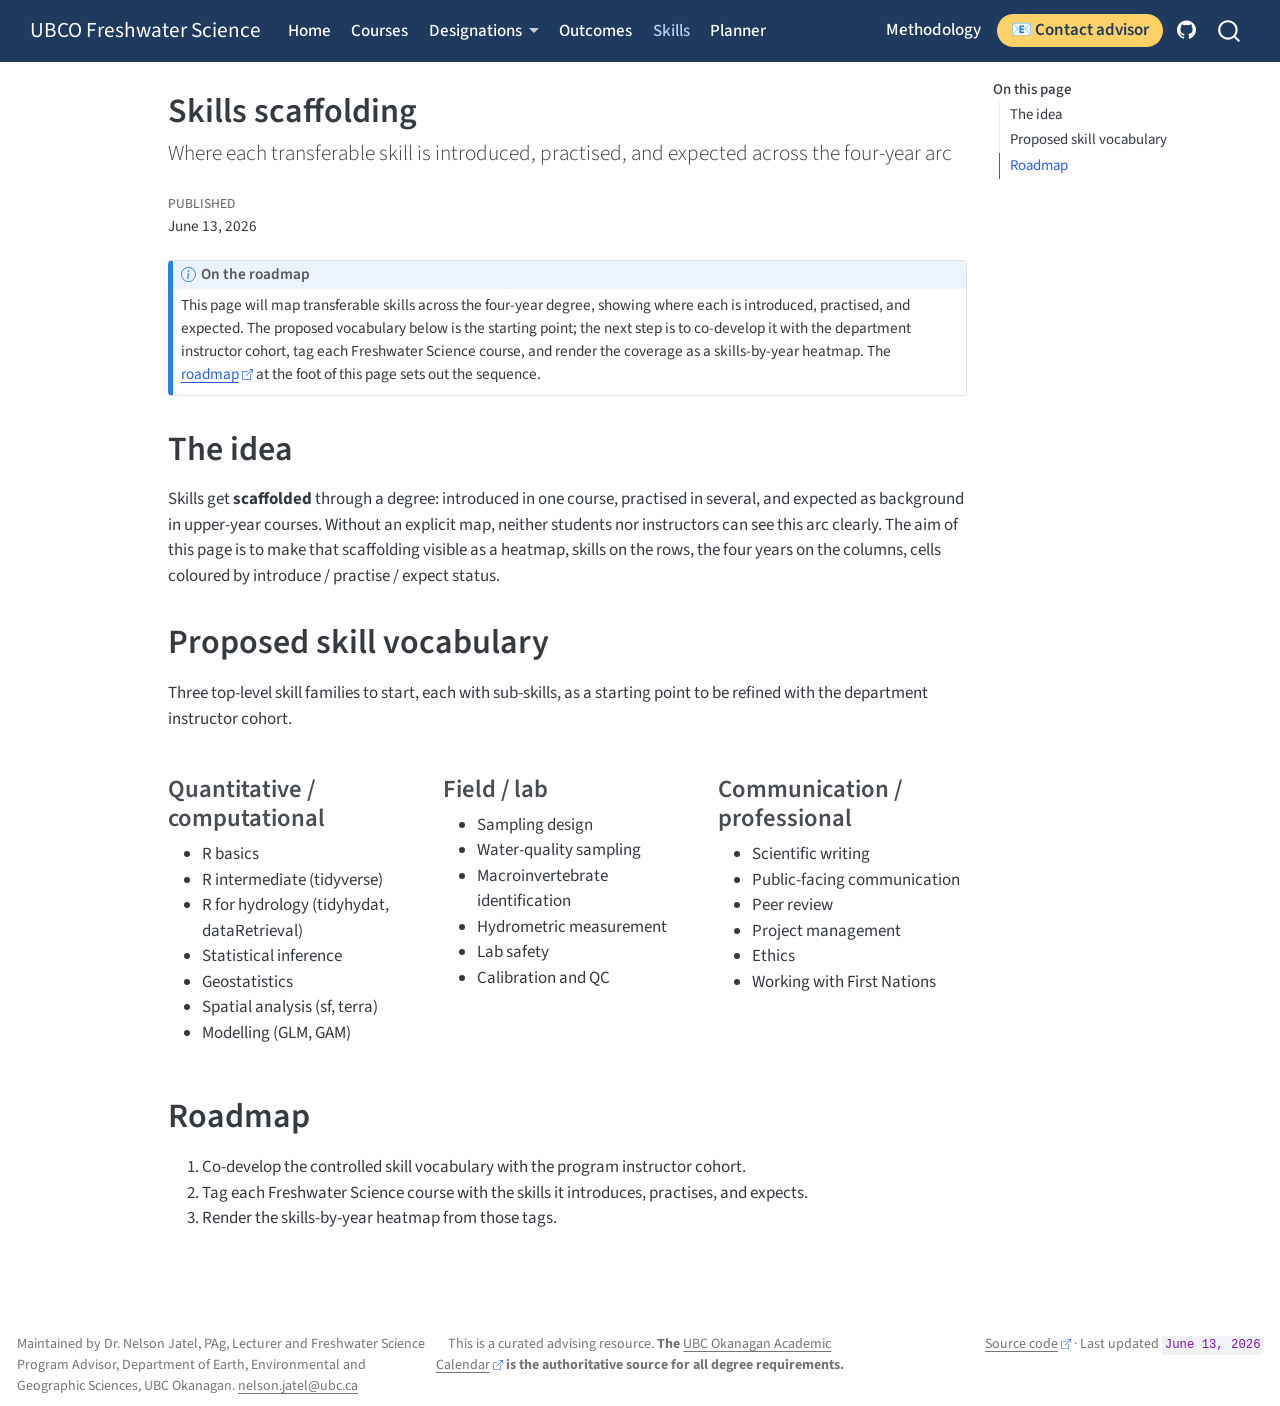
<file: skills/index.html>
<!DOCTYPE html>
<html xmlns="http://www.w3.org/1999/xhtml" lang="en" xml:lang="en"><head>

<meta charset="utf-8">
<meta name="generator" content="quarto-1.9.38">

<meta name="viewport" content="width=device-width, initial-scale=1.0, user-scalable=yes">

<meta name="dcterms.date" content="2026-06-13">

<title>Skills scaffolding – UBCO Freshwater Science</title>
<style>
/* Default styles provided by pandoc.
** See https://pandoc.org/MANUAL.html#variables-for-html for config info.
*/
code{white-space: pre-wrap;}
span.smallcaps{font-variant: small-caps;}
div.columns{display: flex; gap: min(4vw, 1.5em);}
div.column{flex: auto; overflow-x: auto;}
div.hanging-indent{margin-left: 1.5em; text-indent: -1.5em;}
ul.task-list{list-style: none;}
ul.task-list li input[type="checkbox"] {
  width: 0.8em;
  margin: 0 0.8em 0.2em -1em; /* quarto-specific, see https://github.com/quarto-dev/quarto-cli/issues/4556 */ 
  vertical-align: middle;
}
</style>


<script src="../site_libs/quarto-nav/quarto-nav.js"></script>
<script src="../site_libs/quarto-nav/headroom.min.js"></script>
<script src="../site_libs/clipboard/clipboard.min.js"></script>
<script src="../site_libs/quarto-search/autocomplete.umd.js"></script>
<script src="../site_libs/quarto-search/fuse.min.js"></script>
<script src="../site_libs/quarto-search/quarto-search.js"></script>
<meta name="quarto:offset" content="../">
<link href="../assets/favicon.png" rel="icon" type="image/png">
<script src="../site_libs/quarto-html/quarto.js" type="module"></script>
<script src="../site_libs/quarto-html/tabsets/tabsets.js" type="module"></script>
<script src="../site_libs/quarto-html/popper.min.js"></script>
<script src="../site_libs/quarto-html/tippy.umd.min.js"></script>
<script src="../site_libs/quarto-html/anchor.min.js"></script>
<link href="../site_libs/quarto-html/tippy.css" rel="stylesheet">
<link href="../site_libs/quarto-html/quarto-syntax-highlighting-15634bcf2e68342d4ad2dfa704d543f6.css" rel="stylesheet" id="quarto-text-highlighting-styles">
<script src="../site_libs/bootstrap/bootstrap.min.js"></script>
<link href="../site_libs/bootstrap/bootstrap-icons.css" rel="stylesheet">
<link href="../site_libs/bootstrap/bootstrap-db3cd5afc68202fcd75d887aeeb89524.min.css" rel="stylesheet" append-hash="true" id="quarto-bootstrap" data-mode="light">
<script id="quarto-search-options" type="application/json">{
  "location": "navbar",
  "copy-button": false,
  "collapse-after": 3,
  "panel-placement": "end",
  "type": "overlay",
  "limit": 50,
  "keyboard-shortcut": [
    "f",
    "/",
    "s"
  ],
  "show-item-context": false,
  "language": {
    "search-no-results-text": "No results",
    "search-matching-documents-text": "matching documents",
    "search-copy-link-title": "Copy link to search",
    "search-hide-matches-text": "Hide additional matches",
    "search-more-match-text": "more match in this document",
    "search-more-matches-text": "more matches in this document",
    "search-clear-button-title": "Clear",
    "search-text-placeholder": "",
    "search-detached-cancel-button-title": "Cancel",
    "search-submit-button-title": "Submit",
    "search-label": "Search"
  }
}</script>
<style>html{ scroll-behavior: smooth; }</style>


<link rel="stylesheet" href="../assets/styles.css">
</head>

<body class="nav-fixed quarto-light">

<div id="quarto-search-results"></div>
  <header id="quarto-header" class="headroom fixed-top">
    <nav class="navbar navbar-expand-lg " data-bs-theme="dark">
      <div class="navbar-container container-fluid">
      <div class="navbar-brand-container mx-auto">
    <a class="navbar-brand" href="../index.html">
    <span class="navbar-title">UBCO Freshwater Science</span>
    </a>
  </div>
            <div id="quarto-search" class="" title="Search"></div>
          <button class="navbar-toggler" type="button" data-bs-toggle="collapse" data-bs-target="#navbarCollapse" aria-controls="navbarCollapse" role="menu" aria-expanded="false" aria-label="Toggle navigation" onclick="if (window.quartoToggleHeadroom) { window.quartoToggleHeadroom(); }">
  <span class="navbar-toggler-icon"></span>
</button>
          <div class="collapse navbar-collapse" id="navbarCollapse">
            <ul class="navbar-nav navbar-nav-scroll me-auto">
  <li class="nav-item">
    <a class="nav-link" href="../index.html"> 
<span class="menu-text">Home</span></a>
  </li>  
  <li class="nav-item">
    <a class="nav-link" href="../courses/index.html"> 
<span class="menu-text">Courses</span></a>
  </li>  
  <li class="nav-item dropdown ">
    <a class="nav-link dropdown-toggle" href="#" id="nav-menu-designations" role="link" data-bs-toggle="dropdown" aria-expanded="false">
 <span class="menu-text">Designations</span>
    </a>
    <ul class="dropdown-menu" aria-labelledby="nav-menu-designations">    
        <li>
    <a class="dropdown-item" href="../designations/pag.html">
 <span class="dropdown-text">PAg (BC Institute of Agrologists)</span></a>
  </li>  
        <li>
    <a class="dropdown-item" href="../designations/rpbio.html">
 <span class="dropdown-text">RPBio (College of Applied Biology)</span></a>
  </li>  
        <li>
    <a class="dropdown-item" href="../designations/complementary.html">
 <span class="dropdown-text">Complementary pathways</span></a>
  </li>  
    </ul>
  </li>
  <li class="nav-item">
    <a class="nav-link" href="../outcomes/index.html"> 
<span class="menu-text">Outcomes</span></a>
  </li>  
  <li class="nav-item">
    <a class="nav-link active" href="../skills/index.html" aria-current="page"> 
<span class="menu-text">Skills</span></a>
  </li>  
  <li class="nav-item">
    <a class="nav-link" href="https://obwb.shinyapps.io/ubco-freshwater-planner/" target="_blank"> 
<span class="menu-text">Planner</span></a>
  </li>  
</ul>
            <ul class="navbar-nav navbar-nav-scroll ms-auto">
  <li class="nav-item">
    <a class="nav-link" href="../docs/methodology.html"> 
<span class="menu-text">Methodology</span></a>
  </li>  
  <li class="nav-item">
    <a class="nav-link" href="mailto:nelson.jatel@ubc.ca?subject=UBCO%20Freshwater%20Science%20-%20Student%20enquiry"> 
<span class="menu-text">📧 Contact advisor</span></a>
  </li>  
  <li class="nav-item compact">
    <a class="nav-link" href="https://github.com/DrNelsonJatel/UBCO_Freshwater_Science_Program"> <i class="bi bi-github" role="img" aria-label="GitHub">
</i> 
<span class="menu-text"></span></a>
  </li>  
</ul>
          </div> <!-- /navcollapse -->
            <div class="quarto-navbar-tools">
</div>
      </div> <!-- /container-fluid -->
    </nav>
</header>
<!-- content -->
<div id="quarto-content" class="quarto-container page-columns page-rows-contents page-layout-article page-navbar">
<!-- sidebar -->
<!-- margin-sidebar -->
    <div id="quarto-margin-sidebar" class="sidebar margin-sidebar">
        <nav id="TOC" role="doc-toc" class="toc-active">
    <h2 id="toc-title">On this page</h2>
   
  <ul>
  <li><a href="#the-idea" id="toc-the-idea" class="nav-link active" data-scroll-target="#the-idea">The idea</a></li>
  <li><a href="#proposed-skill-vocabulary" id="toc-proposed-skill-vocabulary" class="nav-link" data-scroll-target="#proposed-skill-vocabulary">Proposed skill vocabulary</a></li>
  <li><a href="#roadmap" id="toc-roadmap" class="nav-link" data-scroll-target="#roadmap">Roadmap</a></li>
  </ul>
</nav>
    </div>
<!-- main -->
<main class="content" id="quarto-document-content">

<header id="title-block-header" class="quarto-title-block default">
<div class="quarto-title">
<h1 class="title">Skills scaffolding</h1>
<p class="subtitle lead">Where each transferable skill is introduced, practised, and expected across the four-year arc</p>
</div>



<div class="quarto-title-meta">

    
    <div>
    <div class="quarto-title-meta-heading">Published</div>
    <div class="quarto-title-meta-contents">
      <p class="date">June 13, 2026</p>
    </div>
  </div>
  
    
  </div>
  


</header>


<div class="callout callout-style-default callout-note callout-titled">
<div class="callout-header d-flex align-content-center">
<div class="callout-icon-container">
<i class="callout-icon"></i>
</div>
<div class="callout-title-container flex-fill">
<span class="screen-reader-only">Note</span>On the roadmap
</div>
</div>
<div class="callout-body-container callout-body">
<p>This page will map transferable skills across the four-year degree, showing where each is introduced, practised, and expected. The proposed vocabulary below is the starting point; the next step is to co-develop it with the department instructor cohort, tag each Freshwater Science course, and render the coverage as a skills-by-year heatmap. The <a href="#roadmap">roadmap</a> at the foot of this page sets out the sequence.</p>
</div>
</div>
<section id="the-idea" class="level1">
<h1>The idea</h1>
<p>Skills get <strong>scaffolded</strong> through a degree: introduced in one course, practised in several, and expected as background in upper-year courses. Without an explicit map, neither students nor instructors can see this arc clearly. The aim of this page is to make that scaffolding visible as a heatmap, skills on the rows, the four years on the columns, cells coloured by introduce / practise / expect status.</p>
</section>
<section id="proposed-skill-vocabulary" class="level1">
<h1>Proposed skill vocabulary</h1>
<p>Three top-level skill families to start, each with sub-skills, as a starting point to be refined with the department instructor cohort.</p>
<div class="grid">
<section id="quantitative-computational" class="level3 g-col-md-4 g-col-12">
<h3 class="anchored" data-anchor-id="quantitative-computational">Quantitative / computational</h3>
<ul>
<li>R basics</li>
<li>R intermediate (tidyverse)</li>
<li>R for hydrology (tidyhydat, dataRetrieval)</li>
<li>Statistical inference</li>
<li>Geostatistics</li>
<li>Spatial analysis (sf, terra)</li>
<li>Modelling (GLM, GAM)</li>
</ul>
</section>
<section id="field-lab" class="level3 g-col-md-4 g-col-12">
<h3 class="anchored" data-anchor-id="field-lab">Field / lab</h3>
<ul>
<li>Sampling design</li>
<li>Water-quality sampling</li>
<li>Macroinvertebrate identification</li>
<li>Hydrometric measurement</li>
<li>Lab safety</li>
<li>Calibration and QC</li>
</ul>
</section>
<section id="communication-professional" class="level3 g-col-md-4 g-col-12">
<h3 class="anchored" data-anchor-id="communication-professional">Communication / professional</h3>
<ul>
<li>Scientific writing</li>
<li>Public-facing communication</li>
<li>Peer review</li>
<li>Project management</li>
<li>Ethics</li>
<li>Working with First Nations</li>
</ul>
</section>
</div>
</section>
<section id="roadmap" class="level1">
<h1>Roadmap</h1>
<ol type="1">
<li>Co-develop the controlled skill vocabulary with the program instructor cohort.</li>
<li>Tag each Freshwater Science course with the skills it introduces, practises, and expects.</li>
<li>Render the skills-by-year heatmap from those tags.</li>
</ol>


</section>

</main> <!-- /main -->
<script id="quarto-html-after-body" type="application/javascript">
  window.document.addEventListener("DOMContentLoaded", function (event) {
    const icon = "";
    const anchorJS = new window.AnchorJS();
    anchorJS.options = {
      placement: 'right',
      icon: icon
    };
    anchorJS.add('.anchored');
    const isCodeAnnotation = (el) => {
      for (const clz of el.classList) {
        if (clz.startsWith('code-annotation-')) {                     
          return true;
        }
      }
      return false;
    }
    const onCopySuccess = function(e) {
      // button target
      const button = e.trigger;
      // don't keep focus
      button.blur();
      // flash "checked"
      button.classList.add('code-copy-button-checked');
      var currentTitle = button.getAttribute("title");
      button.setAttribute("title", "Copied!");
      let tooltip;
      if (window.bootstrap) {
        button.setAttribute("data-bs-toggle", "tooltip");
        button.setAttribute("data-bs-placement", "left");
        button.setAttribute("data-bs-title", "Copied!");
        tooltip = new bootstrap.Tooltip(button, 
          { trigger: "manual", 
            customClass: "code-copy-button-tooltip",
            offset: [0, -8]});
        tooltip.show();    
      }
      setTimeout(function() {
        if (tooltip) {
          tooltip.hide();
          button.removeAttribute("data-bs-title");
          button.removeAttribute("data-bs-toggle");
          button.removeAttribute("data-bs-placement");
        }
        button.setAttribute("title", currentTitle);
        button.classList.remove('code-copy-button-checked');
      }, 1000);
      // clear code selection
      e.clearSelection();
    }
    const getTextToCopy = function(trigger) {
      const outerScaffold = trigger.parentElement.cloneNode(true);
      const codeEl = outerScaffold.querySelector('code');
      for (const childEl of codeEl.children) {
        if (isCodeAnnotation(childEl)) {
          childEl.remove();
        }
      }
      return codeEl.innerText;
    }
    const clipboard = new window.ClipboardJS('.code-copy-button:not([data-in-quarto-modal])', {
      text: getTextToCopy
    });
    clipboard.on('success', onCopySuccess);
    if (window.document.getElementById('quarto-embedded-source-code-modal')) {
      const clipboardModal = new window.ClipboardJS('.code-copy-button[data-in-quarto-modal]', {
        text: getTextToCopy,
        container: window.document.getElementById('quarto-embedded-source-code-modal')
      });
      clipboardModal.on('success', onCopySuccess);
    }
      var localhostRegex = new RegExp(/^(?:http|https):\/\/localhost\:?[0-9]*\//);
      var mailtoRegex = new RegExp(/^mailto:/);
        var filterRegex = new RegExp("https:\/\/drnelsonjatel\.github\.io\/UBCO_Freshwater_Science_Program\/");
      var isInternal = (href) => {
          return filterRegex.test(href) || localhostRegex.test(href) || mailtoRegex.test(href);
      }
      // Inspect non-navigation links and adorn them if external
     var links = window.document.querySelectorAll('a[href]:not(.nav-link):not(.navbar-brand):not(.toc-action):not(.sidebar-link):not(.sidebar-item-toggle):not(.pagination-link):not(.no-external):not([aria-hidden]):not(.dropdown-item):not(.quarto-navigation-tool):not(.about-link)');
      for (var i=0; i<links.length; i++) {
        const link = links[i];
        if (!isInternal(link.href)) {
          // undo the damage that might have been done by quarto-nav.js in the case of
          // links that we want to consider external
          if (link.dataset.originalHref !== undefined) {
            link.href = link.dataset.originalHref;
          }
            // target, if specified
            link.setAttribute("target", "_blank");
            if (link.getAttribute("rel") === null) {
              link.setAttribute("rel", "noopener");
            }
            // default icon
            link.classList.add("external");
        }
      }
    function tippyHover(el, contentFn, onTriggerFn, onUntriggerFn) {
      const config = {
        allowHTML: true,
        maxWidth: 500,
        delay: 100,
        arrow: false,
        appendTo: function(el) {
            return el.parentElement;
        },
        interactive: true,
        interactiveBorder: 10,
        theme: 'quarto',
        placement: 'bottom-start',
      };
      if (contentFn) {
        config.content = contentFn;
      }
      if (onTriggerFn) {
        config.onTrigger = onTriggerFn;
      }
      if (onUntriggerFn) {
        config.onUntrigger = onUntriggerFn;
      }
      window.tippy(el, config); 
    }
    const noterefs = window.document.querySelectorAll('a[role="doc-noteref"]');
    for (var i=0; i<noterefs.length; i++) {
      const ref = noterefs[i];
      tippyHover(ref, function() {
        // use id or data attribute instead here
        let href = ref.getAttribute('data-footnote-href') || ref.getAttribute('href');
        try { href = new URL(href).hash; } catch {}
        const id = href.replace(/^#\/?/, "");
        const note = window.document.getElementById(id);
        if (note) {
          return note.innerHTML;
        } else {
          return "";
        }
      });
    }
    const xrefs = window.document.querySelectorAll('a.quarto-xref');
    const processXRef = (id, note) => {
      // Strip column container classes
      const stripColumnClz = (el) => {
        el.classList.remove("page-full", "page-columns");
        if (el.children) {
          for (const child of el.children) {
            stripColumnClz(child);
          }
        }
      }
      stripColumnClz(note)
      if (id === null || id.startsWith('sec-')) {
        // Special case sections, only their first couple elements
        const container = document.createElement("div");
        if (note.children && note.children.length > 2) {
          container.appendChild(note.children[0].cloneNode(true));
          for (let i = 1; i < note.children.length; i++) {
            const child = note.children[i];
            if (child.tagName === "P" && child.innerText === "") {
              continue;
            } else {
              container.appendChild(child.cloneNode(true));
              break;
            }
          }
          if (window.Quarto?.typesetMath) {
            window.Quarto.typesetMath(container);
          }
          return container.innerHTML
        } else {
          if (window.Quarto?.typesetMath) {
            window.Quarto.typesetMath(note);
          }
          return note.innerHTML;
        }
      } else {
        // Remove any anchor links if they are present
        const anchorLink = note.querySelector('a.anchorjs-link');
        if (anchorLink) {
          anchorLink.remove();
        }
        if (window.Quarto?.typesetMath) {
          window.Quarto.typesetMath(note);
        }
        if (note.classList.contains("callout")) {
          return note.outerHTML;
        } else {
          return note.innerHTML;
        }
      }
    }
    for (var i=0; i<xrefs.length; i++) {
      const xref = xrefs[i];
      tippyHover(xref, undefined, function(instance) {
        instance.disable();
        let url = xref.getAttribute('href');
        let hash = undefined; 
        if (url.startsWith('#')) {
          hash = url;
        } else {
          try { hash = new URL(url).hash; } catch {}
        }
        if (hash) {
          const id = hash.replace(/^#\/?/, "");
          const note = window.document.getElementById(id);
          if (note !== null) {
            try {
              const html = processXRef(id, note.cloneNode(true));
              instance.setContent(html);
            } finally {
              instance.enable();
              instance.show();
            }
          } else {
            // See if we can fetch this
            fetch(url.split('#')[0])
            .then(res => res.text())
            .then(html => {
              const parser = new DOMParser();
              const htmlDoc = parser.parseFromString(html, "text/html");
              const note = htmlDoc.getElementById(id);
              if (note !== null) {
                const html = processXRef(id, note);
                instance.setContent(html);
              } 
            }).finally(() => {
              instance.enable();
              instance.show();
            });
          }
        } else {
          // See if we can fetch a full url (with no hash to target)
          // This is a special case and we should probably do some content thinning / targeting
          fetch(url)
          .then(res => res.text())
          .then(html => {
            const parser = new DOMParser();
            const htmlDoc = parser.parseFromString(html, "text/html");
            const note = htmlDoc.querySelector('main.content');
            if (note !== null) {
              // This should only happen for chapter cross references
              // (since there is no id in the URL)
              // remove the first header
              if (note.children.length > 0 && note.children[0].tagName === "HEADER") {
                note.children[0].remove();
              }
              const html = processXRef(null, note);
              instance.setContent(html);
            } 
          }).finally(() => {
            instance.enable();
            instance.show();
          });
        }
      }, function(instance) {
      });
    }
        let selectedAnnoteEl;
        const selectorForAnnotation = ( cell, annotation) => {
          let cellAttr = 'data-code-cell="' + cell + '"';
          let lineAttr = 'data-code-annotation="' +  annotation + '"';
          const selector = 'span[' + cellAttr + '][' + lineAttr + ']';
          return selector;
        }
        const selectCodeLines = (annoteEl) => {
          const doc = window.document;
          const targetCell = annoteEl.getAttribute("data-target-cell");
          const targetAnnotation = annoteEl.getAttribute("data-target-annotation");
          const annoteSpan = window.document.querySelector(selectorForAnnotation(targetCell, targetAnnotation));
          const lines = annoteSpan.getAttribute("data-code-lines").split(",");
          const lineIds = lines.map((line) => {
            return targetCell + "-" + line;
          })
          let top = null;
          let height = null;
          let parent = null;
          if (lineIds.length > 0) {
              //compute the position of the single el (top and bottom and make a div)
              const el = window.document.getElementById(lineIds[0]);
              top = el.offsetTop;
              height = el.offsetHeight;
              parent = el.parentElement.parentElement;
            if (lineIds.length > 1) {
              const lastEl = window.document.getElementById(lineIds[lineIds.length - 1]);
              const bottom = lastEl.offsetTop + lastEl.offsetHeight;
              height = bottom - top;
            }
            if (top !== null && height !== null && parent !== null) {
              // cook up a div (if necessary) and position it 
              let div = window.document.getElementById("code-annotation-line-highlight");
              if (div === null) {
                div = window.document.createElement("div");
                div.setAttribute("id", "code-annotation-line-highlight");
                div.style.position = 'absolute';
                parent.appendChild(div);
              }
              div.style.top = top - 2 + "px";
              div.style.height = height + 4 + "px";
              div.style.left = 0;
              let gutterDiv = window.document.getElementById("code-annotation-line-highlight-gutter");
              if (gutterDiv === null) {
                gutterDiv = window.document.createElement("div");
                gutterDiv.setAttribute("id", "code-annotation-line-highlight-gutter");
                gutterDiv.style.position = 'absolute';
                const codeCell = window.document.getElementById(targetCell);
                const gutter = codeCell.querySelector('.code-annotation-gutter');
                gutter.appendChild(gutterDiv);
              }
              gutterDiv.style.top = top - 2 + "px";
              gutterDiv.style.height = height + 4 + "px";
            }
            selectedAnnoteEl = annoteEl;
          }
        };
        const unselectCodeLines = () => {
          const elementsIds = ["code-annotation-line-highlight", "code-annotation-line-highlight-gutter"];
          elementsIds.forEach((elId) => {
            const div = window.document.getElementById(elId);
            if (div) {
              div.remove();
            }
          });
          selectedAnnoteEl = undefined;
        };
          // Handle positioning of the toggle
      window.addEventListener(
        "resize",
        throttle(() => {
          elRect = undefined;
          if (selectedAnnoteEl) {
            selectCodeLines(selectedAnnoteEl);
          }
        }, 10)
      );
      function throttle(fn, ms) {
      let throttle = false;
      let timer;
        return (...args) => {
          if(!throttle) { // first call gets through
              fn.apply(this, args);
              throttle = true;
          } else { // all the others get throttled
              if(timer) clearTimeout(timer); // cancel #2
              timer = setTimeout(() => {
                fn.apply(this, args);
                timer = throttle = false;
              }, ms);
          }
        };
      }
        // Attach click handler to the DT
        const annoteDls = window.document.querySelectorAll('dt[data-target-cell]');
        for (const annoteDlNode of annoteDls) {
          annoteDlNode.addEventListener('click', (event) => {
            const clickedEl = event.target;
            if (clickedEl !== selectedAnnoteEl) {
              unselectCodeLines();
              const activeEl = window.document.querySelector('dt[data-target-cell].code-annotation-active');
              if (activeEl) {
                activeEl.classList.remove('code-annotation-active');
              }
              selectCodeLines(clickedEl);
              clickedEl.classList.add('code-annotation-active');
            } else {
              // Unselect the line
              unselectCodeLines();
              clickedEl.classList.remove('code-annotation-active');
            }
          });
        }
    const findCites = (el) => {
      const parentEl = el.parentElement;
      if (parentEl) {
        const cites = parentEl.dataset.cites;
        if (cites) {
          return {
            el,
            cites: cites.split(' ')
          };
        } else {
          return findCites(el.parentElement)
        }
      } else {
        return undefined;
      }
    };
    var bibliorefs = window.document.querySelectorAll('a[role="doc-biblioref"]');
    for (var i=0; i<bibliorefs.length; i++) {
      const ref = bibliorefs[i];
      const citeInfo = findCites(ref);
      if (citeInfo) {
        tippyHover(citeInfo.el, function() {
          var popup = window.document.createElement('div');
          citeInfo.cites.forEach(function(cite) {
            var citeDiv = window.document.createElement('div');
            citeDiv.classList.add('hanging-indent');
            citeDiv.classList.add('csl-entry');
            var biblioDiv = window.document.getElementById('ref-' + cite);
            if (biblioDiv) {
              citeDiv.innerHTML = biblioDiv.innerHTML;
            }
            popup.appendChild(citeDiv);
          });
          return popup.innerHTML;
        });
      }
    }
  });
  </script>
</div> <!-- /content -->
<footer class="footer">
  <div class="nav-footer">
    <div class="nav-footer-left">
<p>Maintained by Dr.&nbsp;Nelson Jatel, PAg, Lecturer and Freshwater Science Program Advisor, Department of Earth, Environmental and Geographic Sciences, UBC Okanagan. <a href="mailto:nelson.jatel@ubc.ca">nelson.jatel@ubc.ca</a></p>
</div>   
    <div class="nav-footer-center">
<p>This is a curated advising resource. <strong>The <a href="https://okanagan.calendar.ubc.ca/">UBC Okanagan Academic Calendar</a> is the authoritative source for all degree requirements.</strong></p>
</div>
    <div class="nav-footer-right">
<p><a href="https://github.com/DrNelsonJatel/UBCO_Freshwater_Science_Program">Source code</a> · Last updated <code>June 13, 2026</code></p>
</div>
  </div>
</footer>




<script src="../site_libs/quarto-html/zenscroll-min.js"></script>
</body></html>
</file>
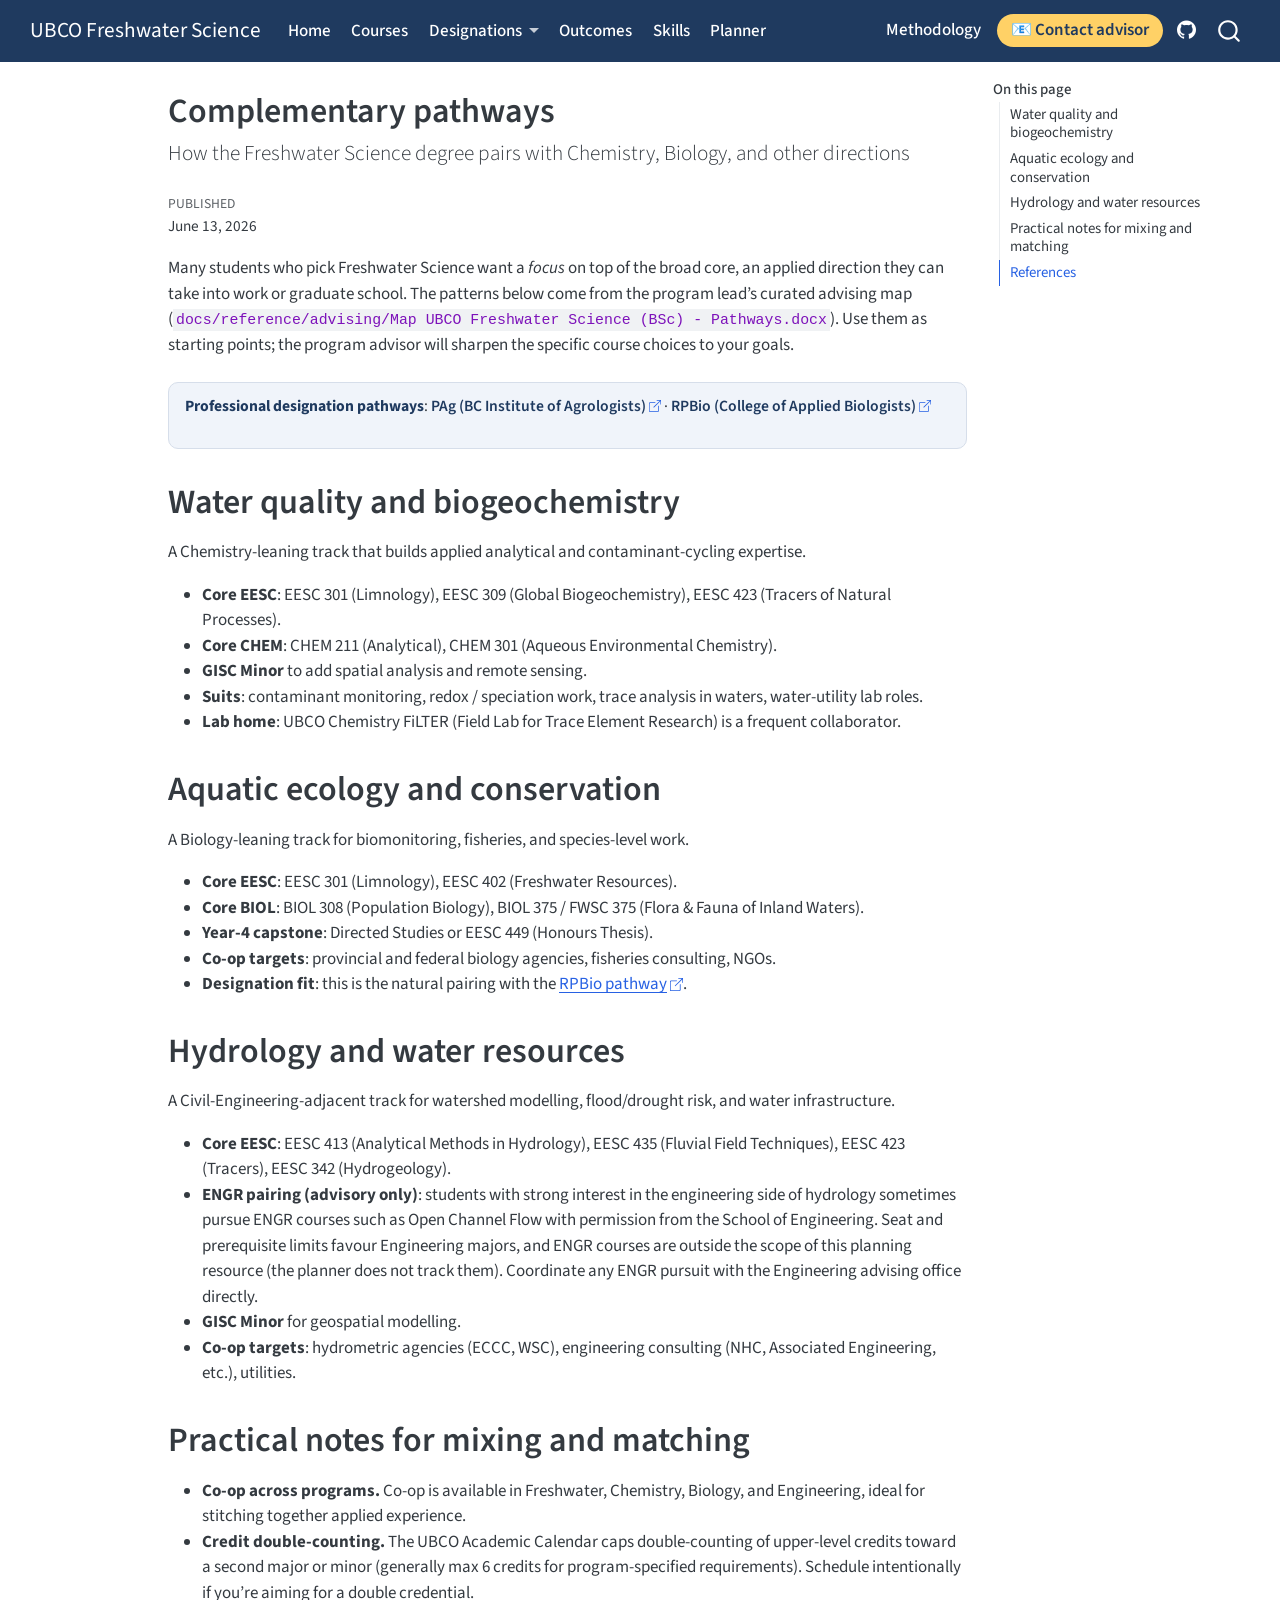
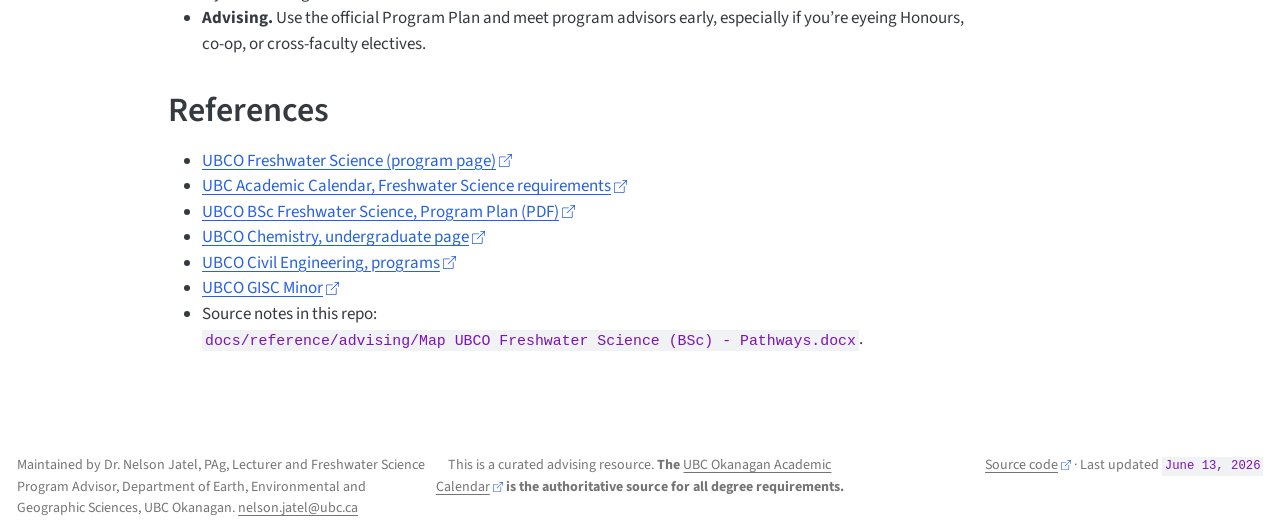
<file: designations/complementary.html>
<!DOCTYPE html>
<html xmlns="http://www.w3.org/1999/xhtml" lang="en" xml:lang="en"><head>

<meta charset="utf-8">
<meta name="generator" content="quarto-1.9.38">

<meta name="viewport" content="width=device-width, initial-scale=1.0, user-scalable=yes">

<meta name="dcterms.date" content="2026-06-13">

<title>Complementary pathways – UBCO Freshwater Science</title>
<style>
/* Default styles provided by pandoc.
** See https://pandoc.org/MANUAL.html#variables-for-html for config info.
*/
code{white-space: pre-wrap;}
span.smallcaps{font-variant: small-caps;}
div.columns{display: flex; gap: min(4vw, 1.5em);}
div.column{flex: auto; overflow-x: auto;}
div.hanging-indent{margin-left: 1.5em; text-indent: -1.5em;}
ul.task-list{list-style: none;}
ul.task-list li input[type="checkbox"] {
  width: 0.8em;
  margin: 0 0.8em 0.2em -1em; /* quarto-specific, see https://github.com/quarto-dev/quarto-cli/issues/4556 */ 
  vertical-align: middle;
}
</style>


<script src="../site_libs/quarto-nav/quarto-nav.js"></script>
<script src="../site_libs/quarto-nav/headroom.min.js"></script>
<script src="../site_libs/clipboard/clipboard.min.js"></script>
<script src="../site_libs/quarto-search/autocomplete.umd.js"></script>
<script src="../site_libs/quarto-search/fuse.min.js"></script>
<script src="../site_libs/quarto-search/quarto-search.js"></script>
<meta name="quarto:offset" content="../">
<link href="../assets/favicon.png" rel="icon" type="image/png">
<script src="../site_libs/quarto-html/quarto.js" type="module"></script>
<script src="../site_libs/quarto-html/tabsets/tabsets.js" type="module"></script>
<script src="../site_libs/quarto-html/popper.min.js"></script>
<script src="../site_libs/quarto-html/tippy.umd.min.js"></script>
<script src="../site_libs/quarto-html/anchor.min.js"></script>
<link href="../site_libs/quarto-html/tippy.css" rel="stylesheet">
<link href="../site_libs/quarto-html/quarto-syntax-highlighting-15634bcf2e68342d4ad2dfa704d543f6.css" rel="stylesheet" id="quarto-text-highlighting-styles">
<script src="../site_libs/bootstrap/bootstrap.min.js"></script>
<link href="../site_libs/bootstrap/bootstrap-icons.css" rel="stylesheet">
<link href="../site_libs/bootstrap/bootstrap-db3cd5afc68202fcd75d887aeeb89524.min.css" rel="stylesheet" append-hash="true" id="quarto-bootstrap" data-mode="light">
<script id="quarto-search-options" type="application/json">{
  "location": "navbar",
  "copy-button": false,
  "collapse-after": 3,
  "panel-placement": "end",
  "type": "overlay",
  "limit": 50,
  "keyboard-shortcut": [
    "f",
    "/",
    "s"
  ],
  "show-item-context": false,
  "language": {
    "search-no-results-text": "No results",
    "search-matching-documents-text": "matching documents",
    "search-copy-link-title": "Copy link to search",
    "search-hide-matches-text": "Hide additional matches",
    "search-more-match-text": "more match in this document",
    "search-more-matches-text": "more matches in this document",
    "search-clear-button-title": "Clear",
    "search-text-placeholder": "",
    "search-detached-cancel-button-title": "Cancel",
    "search-submit-button-title": "Submit",
    "search-label": "Search"
  }
}</script>
<style>html{ scroll-behavior: smooth; }</style>


<link rel="stylesheet" href="../assets/styles.css">
</head>

<body class="nav-fixed quarto-light">

<div id="quarto-search-results"></div>
  <header id="quarto-header" class="headroom fixed-top">
    <nav class="navbar navbar-expand-lg " data-bs-theme="dark">
      <div class="navbar-container container-fluid">
      <div class="navbar-brand-container mx-auto">
    <a class="navbar-brand" href="../index.html">
    <span class="navbar-title">UBCO Freshwater Science</span>
    </a>
  </div>
            <div id="quarto-search" class="" title="Search"></div>
          <button class="navbar-toggler" type="button" data-bs-toggle="collapse" data-bs-target="#navbarCollapse" aria-controls="navbarCollapse" role="menu" aria-expanded="false" aria-label="Toggle navigation" onclick="if (window.quartoToggleHeadroom) { window.quartoToggleHeadroom(); }">
  <span class="navbar-toggler-icon"></span>
</button>
          <div class="collapse navbar-collapse" id="navbarCollapse">
            <ul class="navbar-nav navbar-nav-scroll me-auto">
  <li class="nav-item">
    <a class="nav-link" href="../index.html"> 
<span class="menu-text">Home</span></a>
  </li>  
  <li class="nav-item">
    <a class="nav-link" href="../courses/index.html"> 
<span class="menu-text">Courses</span></a>
  </li>  
  <li class="nav-item dropdown ">
    <a class="nav-link dropdown-toggle" href="#" id="nav-menu-designations" role="link" data-bs-toggle="dropdown" aria-expanded="false">
 <span class="menu-text">Designations</span>
    </a>
    <ul class="dropdown-menu" aria-labelledby="nav-menu-designations">    
        <li>
    <a class="dropdown-item" href="../designations/pag.html">
 <span class="dropdown-text">PAg (BC Institute of Agrologists)</span></a>
  </li>  
        <li>
    <a class="dropdown-item" href="../designations/rpbio.html">
 <span class="dropdown-text">RPBio (College of Applied Biology)</span></a>
  </li>  
        <li>
    <a class="dropdown-item" href="../designations/complementary.html">
 <span class="dropdown-text">Complementary pathways</span></a>
  </li>  
    </ul>
  </li>
  <li class="nav-item">
    <a class="nav-link" href="../outcomes/index.html"> 
<span class="menu-text">Outcomes</span></a>
  </li>  
  <li class="nav-item">
    <a class="nav-link" href="../skills/index.html"> 
<span class="menu-text">Skills</span></a>
  </li>  
  <li class="nav-item">
    <a class="nav-link" href="https://obwb.shinyapps.io/ubco-freshwater-planner/" target="_blank"> 
<span class="menu-text">Planner</span></a>
  </li>  
</ul>
            <ul class="navbar-nav navbar-nav-scroll ms-auto">
  <li class="nav-item">
    <a class="nav-link" href="../docs/methodology.html"> 
<span class="menu-text">Methodology</span></a>
  </li>  
  <li class="nav-item">
    <a class="nav-link" href="mailto:nelson.jatel@ubc.ca?subject=UBCO%20Freshwater%20Science%20-%20Student%20enquiry"> 
<span class="menu-text">📧 Contact advisor</span></a>
  </li>  
  <li class="nav-item compact">
    <a class="nav-link" href="https://github.com/DrNelsonJatel/UBCO_Freshwater_Science_Program"> <i class="bi bi-github" role="img" aria-label="GitHub">
</i> 
<span class="menu-text"></span></a>
  </li>  
</ul>
          </div> <!-- /navcollapse -->
            <div class="quarto-navbar-tools">
</div>
      </div> <!-- /container-fluid -->
    </nav>
</header>
<!-- content -->
<div id="quarto-content" class="quarto-container page-columns page-rows-contents page-layout-article page-navbar">
<!-- sidebar -->
<!-- margin-sidebar -->
    <div id="quarto-margin-sidebar" class="sidebar margin-sidebar">
        <nav id="TOC" role="doc-toc" class="toc-active">
    <h2 id="toc-title">On this page</h2>
   
  <ul>
  <li><a href="#water-quality-and-biogeochemistry" id="toc-water-quality-and-biogeochemistry" class="nav-link active" data-scroll-target="#water-quality-and-biogeochemistry">Water quality and biogeochemistry</a></li>
  <li><a href="#aquatic-ecology-and-conservation" id="toc-aquatic-ecology-and-conservation" class="nav-link" data-scroll-target="#aquatic-ecology-and-conservation">Aquatic ecology and conservation</a></li>
  <li><a href="#hydrology-and-water-resources" id="toc-hydrology-and-water-resources" class="nav-link" data-scroll-target="#hydrology-and-water-resources">Hydrology and water resources</a></li>
  <li><a href="#practical-notes-for-mixing-and-matching" id="toc-practical-notes-for-mixing-and-matching" class="nav-link" data-scroll-target="#practical-notes-for-mixing-and-matching">Practical notes for mixing and matching</a></li>
  <li><a href="#references" id="toc-references" class="nav-link" data-scroll-target="#references">References</a></li>
  </ul>
</nav>
    </div>
<!-- main -->
<main class="content" id="quarto-document-content">

<header id="title-block-header" class="quarto-title-block default">
<div class="quarto-title">
<h1 class="title">Complementary pathways</h1>
<p class="subtitle lead">How the Freshwater Science degree pairs with Chemistry, Biology, and other directions</p>
</div>



<div class="quarto-title-meta">

    
    <div>
    <div class="quarto-title-meta-heading">Published</div>
    <div class="quarto-title-meta-contents">
      <p class="date">June 13, 2026</p>
    </div>
  </div>
  
    
  </div>
  


</header>


<p>Many students who pick Freshwater Science want a <em>focus</em> on top of the broad core, an applied direction they can take into work or graduate school. The patterns below come from the program lead’s curated advising map (<code>docs/reference/advising/Map UBCO Freshwater Science (BSc) - Pathways.docx</code>). Use them as starting points; the program advisor will sharpen the specific course choices to your goals.</p>
<div class="designation-nav">
<p><strong>Professional designation pathways</strong>: <a href="../designations/pag.html">PAg (BC Institute of Agrologists)</a> · <a href="../designations/rpbio.html">RPBio (College of Applied Biologists)</a></p>
</div>
<section id="water-quality-and-biogeochemistry" class="level1">
<h1>Water quality and biogeochemistry</h1>
<p>A Chemistry-leaning track that builds applied analytical and contaminant-cycling expertise.</p>
<ul>
<li><strong>Core EESC</strong>: EESC 301 (Limnology), EESC 309 (Global Biogeochemistry), EESC 423 (Tracers of Natural Processes).</li>
<li><strong>Core CHEM</strong>: CHEM 211 (Analytical), CHEM 301 (Aqueous Environmental Chemistry).</li>
<li><strong>GISC Minor</strong> to add spatial analysis and remote sensing.</li>
<li><strong>Suits</strong>: contaminant monitoring, redox / speciation work, trace analysis in waters, water-utility lab roles.</li>
<li><strong>Lab home</strong>: UBCO Chemistry FiLTER (Field Lab for Trace Element Research) is a frequent collaborator.</li>
</ul>
</section>
<section id="aquatic-ecology-and-conservation" class="level1">
<h1>Aquatic ecology and conservation</h1>
<p>A Biology-leaning track for biomonitoring, fisheries, and species-level work.</p>
<ul>
<li><strong>Core EESC</strong>: EESC 301 (Limnology), EESC 402 (Freshwater Resources).</li>
<li><strong>Core BIOL</strong>: BIOL 308 (Population Biology), BIOL 375 / FWSC 375 (Flora &amp; Fauna of Inland Waters).</li>
<li><strong>Year-4 capstone</strong>: Directed Studies or EESC 449 (Honours Thesis).</li>
<li><strong>Co-op targets</strong>: provincial and federal biology agencies, fisheries consulting, NGOs.</li>
<li><strong>Designation fit</strong>: this is the natural pairing with the <a href="../designations/rpbio.html">RPBio pathway</a>.</li>
</ul>
</section>
<section id="hydrology-and-water-resources" class="level1">
<h1>Hydrology and water resources</h1>
<p>A Civil-Engineering-adjacent track for watershed modelling, flood/drought risk, and water infrastructure.</p>
<ul>
<li><strong>Core EESC</strong>: EESC 413 (Analytical Methods in Hydrology), EESC 435 (Fluvial Field Techniques), EESC 423 (Tracers), EESC 342 (Hydrogeology).</li>
<li><strong>ENGR pairing (advisory only)</strong>: students with strong interest in the engineering side of hydrology sometimes pursue ENGR courses such as Open Channel Flow with permission from the School of Engineering. Seat and prerequisite limits favour Engineering majors, and ENGR courses are outside the scope of this planning resource (the planner does not track them). Coordinate any ENGR pursuit with the Engineering advising office directly.</li>
<li><strong>GISC Minor</strong> for geospatial modelling.</li>
<li><strong>Co-op targets</strong>: hydrometric agencies (ECCC, WSC), engineering consulting (NHC, Associated Engineering, etc.), utilities.</li>
</ul>
</section>
<section id="practical-notes-for-mixing-and-matching" class="level1">
<h1>Practical notes for mixing and matching</h1>
<ul>
<li><strong>Co-op across programs.</strong> Co-op is available in Freshwater, Chemistry, Biology, and Engineering, ideal for stitching together applied experience.</li>
<li><strong>Credit double-counting.</strong> The UBCO Academic Calendar caps double-counting of upper-level credits toward a second major or minor (generally max 6 credits for program-specified requirements). Schedule intentionally if you’re aiming for a double credential.</li>
<li><strong>Advising.</strong> Use the official Program Plan and meet program advisors early, especially if you’re eyeing Honours, co-op, or cross-faculty electives.</li>
</ul>
</section>
<section id="references" class="level1">
<h1>References</h1>
<ul>
<li><a href="https://you.ubc.ca/ubc_programs/freshwater-science/">UBCO Freshwater Science (program page)</a></li>
<li><a href="https://okanagan.calendar.ubc.ca/faculties-schools-and-colleges/faculty-science/bachelor-science-programs/major-programs/freshwater-science">UBC Academic Calendar, Freshwater Science requirements</a></li>
<li><a href="https://students.ok.ubc.ca/wp-content/uploads/sites/90/2025/06/BSc-Freshwater-Science_Program-Plan.pdf">UBCO BSc Freshwater Science, Program Plan (PDF)</a></li>
<li><a href="https://chemistry.ok.ubc.ca/undergraduate/">UBCO Chemistry, undergraduate page</a></li>
<li><a href="https://engineering.ok.ubc.ca/programs-admissions/civil/">UBCO Civil Engineering, programs</a></li>
<li><a href="https://eesc.ok.ubc.ca/undergraduate/gisc-minor/">UBCO GISC Minor</a></li>
<li>Source notes in this repo: <code>docs/reference/advising/Map UBCO Freshwater Science (BSc) - Pathways.docx</code>.</li>
</ul>


</section>

</main> <!-- /main -->
<script id="quarto-html-after-body" type="application/javascript">
  window.document.addEventListener("DOMContentLoaded", function (event) {
    const icon = "";
    const anchorJS = new window.AnchorJS();
    anchorJS.options = {
      placement: 'right',
      icon: icon
    };
    anchorJS.add('.anchored');
    const isCodeAnnotation = (el) => {
      for (const clz of el.classList) {
        if (clz.startsWith('code-annotation-')) {                     
          return true;
        }
      }
      return false;
    }
    const onCopySuccess = function(e) {
      // button target
      const button = e.trigger;
      // don't keep focus
      button.blur();
      // flash "checked"
      button.classList.add('code-copy-button-checked');
      var currentTitle = button.getAttribute("title");
      button.setAttribute("title", "Copied!");
      let tooltip;
      if (window.bootstrap) {
        button.setAttribute("data-bs-toggle", "tooltip");
        button.setAttribute("data-bs-placement", "left");
        button.setAttribute("data-bs-title", "Copied!");
        tooltip = new bootstrap.Tooltip(button, 
          { trigger: "manual", 
            customClass: "code-copy-button-tooltip",
            offset: [0, -8]});
        tooltip.show();    
      }
      setTimeout(function() {
        if (tooltip) {
          tooltip.hide();
          button.removeAttribute("data-bs-title");
          button.removeAttribute("data-bs-toggle");
          button.removeAttribute("data-bs-placement");
        }
        button.setAttribute("title", currentTitle);
        button.classList.remove('code-copy-button-checked');
      }, 1000);
      // clear code selection
      e.clearSelection();
    }
    const getTextToCopy = function(trigger) {
      const outerScaffold = trigger.parentElement.cloneNode(true);
      const codeEl = outerScaffold.querySelector('code');
      for (const childEl of codeEl.children) {
        if (isCodeAnnotation(childEl)) {
          childEl.remove();
        }
      }
      return codeEl.innerText;
    }
    const clipboard = new window.ClipboardJS('.code-copy-button:not([data-in-quarto-modal])', {
      text: getTextToCopy
    });
    clipboard.on('success', onCopySuccess);
    if (window.document.getElementById('quarto-embedded-source-code-modal')) {
      const clipboardModal = new window.ClipboardJS('.code-copy-button[data-in-quarto-modal]', {
        text: getTextToCopy,
        container: window.document.getElementById('quarto-embedded-source-code-modal')
      });
      clipboardModal.on('success', onCopySuccess);
    }
      var localhostRegex = new RegExp(/^(?:http|https):\/\/localhost\:?[0-9]*\//);
      var mailtoRegex = new RegExp(/^mailto:/);
        var filterRegex = new RegExp("https:\/\/drnelsonjatel\.github\.io\/UBCO_Freshwater_Science_Program\/");
      var isInternal = (href) => {
          return filterRegex.test(href) || localhostRegex.test(href) || mailtoRegex.test(href);
      }
      // Inspect non-navigation links and adorn them if external
     var links = window.document.querySelectorAll('a[href]:not(.nav-link):not(.navbar-brand):not(.toc-action):not(.sidebar-link):not(.sidebar-item-toggle):not(.pagination-link):not(.no-external):not([aria-hidden]):not(.dropdown-item):not(.quarto-navigation-tool):not(.about-link)');
      for (var i=0; i<links.length; i++) {
        const link = links[i];
        if (!isInternal(link.href)) {
          // undo the damage that might have been done by quarto-nav.js in the case of
          // links that we want to consider external
          if (link.dataset.originalHref !== undefined) {
            link.href = link.dataset.originalHref;
          }
            // target, if specified
            link.setAttribute("target", "_blank");
            if (link.getAttribute("rel") === null) {
              link.setAttribute("rel", "noopener");
            }
            // default icon
            link.classList.add("external");
        }
      }
    function tippyHover(el, contentFn, onTriggerFn, onUntriggerFn) {
      const config = {
        allowHTML: true,
        maxWidth: 500,
        delay: 100,
        arrow: false,
        appendTo: function(el) {
            return el.parentElement;
        },
        interactive: true,
        interactiveBorder: 10,
        theme: 'quarto',
        placement: 'bottom-start',
      };
      if (contentFn) {
        config.content = contentFn;
      }
      if (onTriggerFn) {
        config.onTrigger = onTriggerFn;
      }
      if (onUntriggerFn) {
        config.onUntrigger = onUntriggerFn;
      }
      window.tippy(el, config); 
    }
    const noterefs = window.document.querySelectorAll('a[role="doc-noteref"]');
    for (var i=0; i<noterefs.length; i++) {
      const ref = noterefs[i];
      tippyHover(ref, function() {
        // use id or data attribute instead here
        let href = ref.getAttribute('data-footnote-href') || ref.getAttribute('href');
        try { href = new URL(href).hash; } catch {}
        const id = href.replace(/^#\/?/, "");
        const note = window.document.getElementById(id);
        if (note) {
          return note.innerHTML;
        } else {
          return "";
        }
      });
    }
    const xrefs = window.document.querySelectorAll('a.quarto-xref');
    const processXRef = (id, note) => {
      // Strip column container classes
      const stripColumnClz = (el) => {
        el.classList.remove("page-full", "page-columns");
        if (el.children) {
          for (const child of el.children) {
            stripColumnClz(child);
          }
        }
      }
      stripColumnClz(note)
      if (id === null || id.startsWith('sec-')) {
        // Special case sections, only their first couple elements
        const container = document.createElement("div");
        if (note.children && note.children.length > 2) {
          container.appendChild(note.children[0].cloneNode(true));
          for (let i = 1; i < note.children.length; i++) {
            const child = note.children[i];
            if (child.tagName === "P" && child.innerText === "") {
              continue;
            } else {
              container.appendChild(child.cloneNode(true));
              break;
            }
          }
          if (window.Quarto?.typesetMath) {
            window.Quarto.typesetMath(container);
          }
          return container.innerHTML
        } else {
          if (window.Quarto?.typesetMath) {
            window.Quarto.typesetMath(note);
          }
          return note.innerHTML;
        }
      } else {
        // Remove any anchor links if they are present
        const anchorLink = note.querySelector('a.anchorjs-link');
        if (anchorLink) {
          anchorLink.remove();
        }
        if (window.Quarto?.typesetMath) {
          window.Quarto.typesetMath(note);
        }
        if (note.classList.contains("callout")) {
          return note.outerHTML;
        } else {
          return note.innerHTML;
        }
      }
    }
    for (var i=0; i<xrefs.length; i++) {
      const xref = xrefs[i];
      tippyHover(xref, undefined, function(instance) {
        instance.disable();
        let url = xref.getAttribute('href');
        let hash = undefined; 
        if (url.startsWith('#')) {
          hash = url;
        } else {
          try { hash = new URL(url).hash; } catch {}
        }
        if (hash) {
          const id = hash.replace(/^#\/?/, "");
          const note = window.document.getElementById(id);
          if (note !== null) {
            try {
              const html = processXRef(id, note.cloneNode(true));
              instance.setContent(html);
            } finally {
              instance.enable();
              instance.show();
            }
          } else {
            // See if we can fetch this
            fetch(url.split('#')[0])
            .then(res => res.text())
            .then(html => {
              const parser = new DOMParser();
              const htmlDoc = parser.parseFromString(html, "text/html");
              const note = htmlDoc.getElementById(id);
              if (note !== null) {
                const html = processXRef(id, note);
                instance.setContent(html);
              } 
            }).finally(() => {
              instance.enable();
              instance.show();
            });
          }
        } else {
          // See if we can fetch a full url (with no hash to target)
          // This is a special case and we should probably do some content thinning / targeting
          fetch(url)
          .then(res => res.text())
          .then(html => {
            const parser = new DOMParser();
            const htmlDoc = parser.parseFromString(html, "text/html");
            const note = htmlDoc.querySelector('main.content');
            if (note !== null) {
              // This should only happen for chapter cross references
              // (since there is no id in the URL)
              // remove the first header
              if (note.children.length > 0 && note.children[0].tagName === "HEADER") {
                note.children[0].remove();
              }
              const html = processXRef(null, note);
              instance.setContent(html);
            } 
          }).finally(() => {
            instance.enable();
            instance.show();
          });
        }
      }, function(instance) {
      });
    }
        let selectedAnnoteEl;
        const selectorForAnnotation = ( cell, annotation) => {
          let cellAttr = 'data-code-cell="' + cell + '"';
          let lineAttr = 'data-code-annotation="' +  annotation + '"';
          const selector = 'span[' + cellAttr + '][' + lineAttr + ']';
          return selector;
        }
        const selectCodeLines = (annoteEl) => {
          const doc = window.document;
          const targetCell = annoteEl.getAttribute("data-target-cell");
          const targetAnnotation = annoteEl.getAttribute("data-target-annotation");
          const annoteSpan = window.document.querySelector(selectorForAnnotation(targetCell, targetAnnotation));
          const lines = annoteSpan.getAttribute("data-code-lines").split(",");
          const lineIds = lines.map((line) => {
            return targetCell + "-" + line;
          })
          let top = null;
          let height = null;
          let parent = null;
          if (lineIds.length > 0) {
              //compute the position of the single el (top and bottom and make a div)
              const el = window.document.getElementById(lineIds[0]);
              top = el.offsetTop;
              height = el.offsetHeight;
              parent = el.parentElement.parentElement;
            if (lineIds.length > 1) {
              const lastEl = window.document.getElementById(lineIds[lineIds.length - 1]);
              const bottom = lastEl.offsetTop + lastEl.offsetHeight;
              height = bottom - top;
            }
            if (top !== null && height !== null && parent !== null) {
              // cook up a div (if necessary) and position it 
              let div = window.document.getElementById("code-annotation-line-highlight");
              if (div === null) {
                div = window.document.createElement("div");
                div.setAttribute("id", "code-annotation-line-highlight");
                div.style.position = 'absolute';
                parent.appendChild(div);
              }
              div.style.top = top - 2 + "px";
              div.style.height = height + 4 + "px";
              div.style.left = 0;
              let gutterDiv = window.document.getElementById("code-annotation-line-highlight-gutter");
              if (gutterDiv === null) {
                gutterDiv = window.document.createElement("div");
                gutterDiv.setAttribute("id", "code-annotation-line-highlight-gutter");
                gutterDiv.style.position = 'absolute';
                const codeCell = window.document.getElementById(targetCell);
                const gutter = codeCell.querySelector('.code-annotation-gutter');
                gutter.appendChild(gutterDiv);
              }
              gutterDiv.style.top = top - 2 + "px";
              gutterDiv.style.height = height + 4 + "px";
            }
            selectedAnnoteEl = annoteEl;
          }
        };
        const unselectCodeLines = () => {
          const elementsIds = ["code-annotation-line-highlight", "code-annotation-line-highlight-gutter"];
          elementsIds.forEach((elId) => {
            const div = window.document.getElementById(elId);
            if (div) {
              div.remove();
            }
          });
          selectedAnnoteEl = undefined;
        };
          // Handle positioning of the toggle
      window.addEventListener(
        "resize",
        throttle(() => {
          elRect = undefined;
          if (selectedAnnoteEl) {
            selectCodeLines(selectedAnnoteEl);
          }
        }, 10)
      );
      function throttle(fn, ms) {
      let throttle = false;
      let timer;
        return (...args) => {
          if(!throttle) { // first call gets through
              fn.apply(this, args);
              throttle = true;
          } else { // all the others get throttled
              if(timer) clearTimeout(timer); // cancel #2
              timer = setTimeout(() => {
                fn.apply(this, args);
                timer = throttle = false;
              }, ms);
          }
        };
      }
        // Attach click handler to the DT
        const annoteDls = window.document.querySelectorAll('dt[data-target-cell]');
        for (const annoteDlNode of annoteDls) {
          annoteDlNode.addEventListener('click', (event) => {
            const clickedEl = event.target;
            if (clickedEl !== selectedAnnoteEl) {
              unselectCodeLines();
              const activeEl = window.document.querySelector('dt[data-target-cell].code-annotation-active');
              if (activeEl) {
                activeEl.classList.remove('code-annotation-active');
              }
              selectCodeLines(clickedEl);
              clickedEl.classList.add('code-annotation-active');
            } else {
              // Unselect the line
              unselectCodeLines();
              clickedEl.classList.remove('code-annotation-active');
            }
          });
        }
    const findCites = (el) => {
      const parentEl = el.parentElement;
      if (parentEl) {
        const cites = parentEl.dataset.cites;
        if (cites) {
          return {
            el,
            cites: cites.split(' ')
          };
        } else {
          return findCites(el.parentElement)
        }
      } else {
        return undefined;
      }
    };
    var bibliorefs = window.document.querySelectorAll('a[role="doc-biblioref"]');
    for (var i=0; i<bibliorefs.length; i++) {
      const ref = bibliorefs[i];
      const citeInfo = findCites(ref);
      if (citeInfo) {
        tippyHover(citeInfo.el, function() {
          var popup = window.document.createElement('div');
          citeInfo.cites.forEach(function(cite) {
            var citeDiv = window.document.createElement('div');
            citeDiv.classList.add('hanging-indent');
            citeDiv.classList.add('csl-entry');
            var biblioDiv = window.document.getElementById('ref-' + cite);
            if (biblioDiv) {
              citeDiv.innerHTML = biblioDiv.innerHTML;
            }
            popup.appendChild(citeDiv);
          });
          return popup.innerHTML;
        });
      }
    }
  });
  </script>
</div> <!-- /content -->
<footer class="footer">
  <div class="nav-footer">
    <div class="nav-footer-left">
<p>Maintained by Dr.&nbsp;Nelson Jatel, PAg, Lecturer and Freshwater Science Program Advisor, Department of Earth, Environmental and Geographic Sciences, UBC Okanagan. <a href="mailto:nelson.jatel@ubc.ca">nelson.jatel@ubc.ca</a></p>
</div>   
    <div class="nav-footer-center">
<p>This is a curated advising resource. <strong>The <a href="https://okanagan.calendar.ubc.ca/">UBC Okanagan Academic Calendar</a> is the authoritative source for all degree requirements.</strong></p>
</div>
    <div class="nav-footer-right">
<p><a href="https://github.com/DrNelsonJatel/UBCO_Freshwater_Science_Program">Source code</a> · Last updated <code>June 13, 2026</code></p>
</div>
  </div>
</footer>




<script src="../site_libs/quarto-html/zenscroll-min.js"></script>
</body></html>
</file>
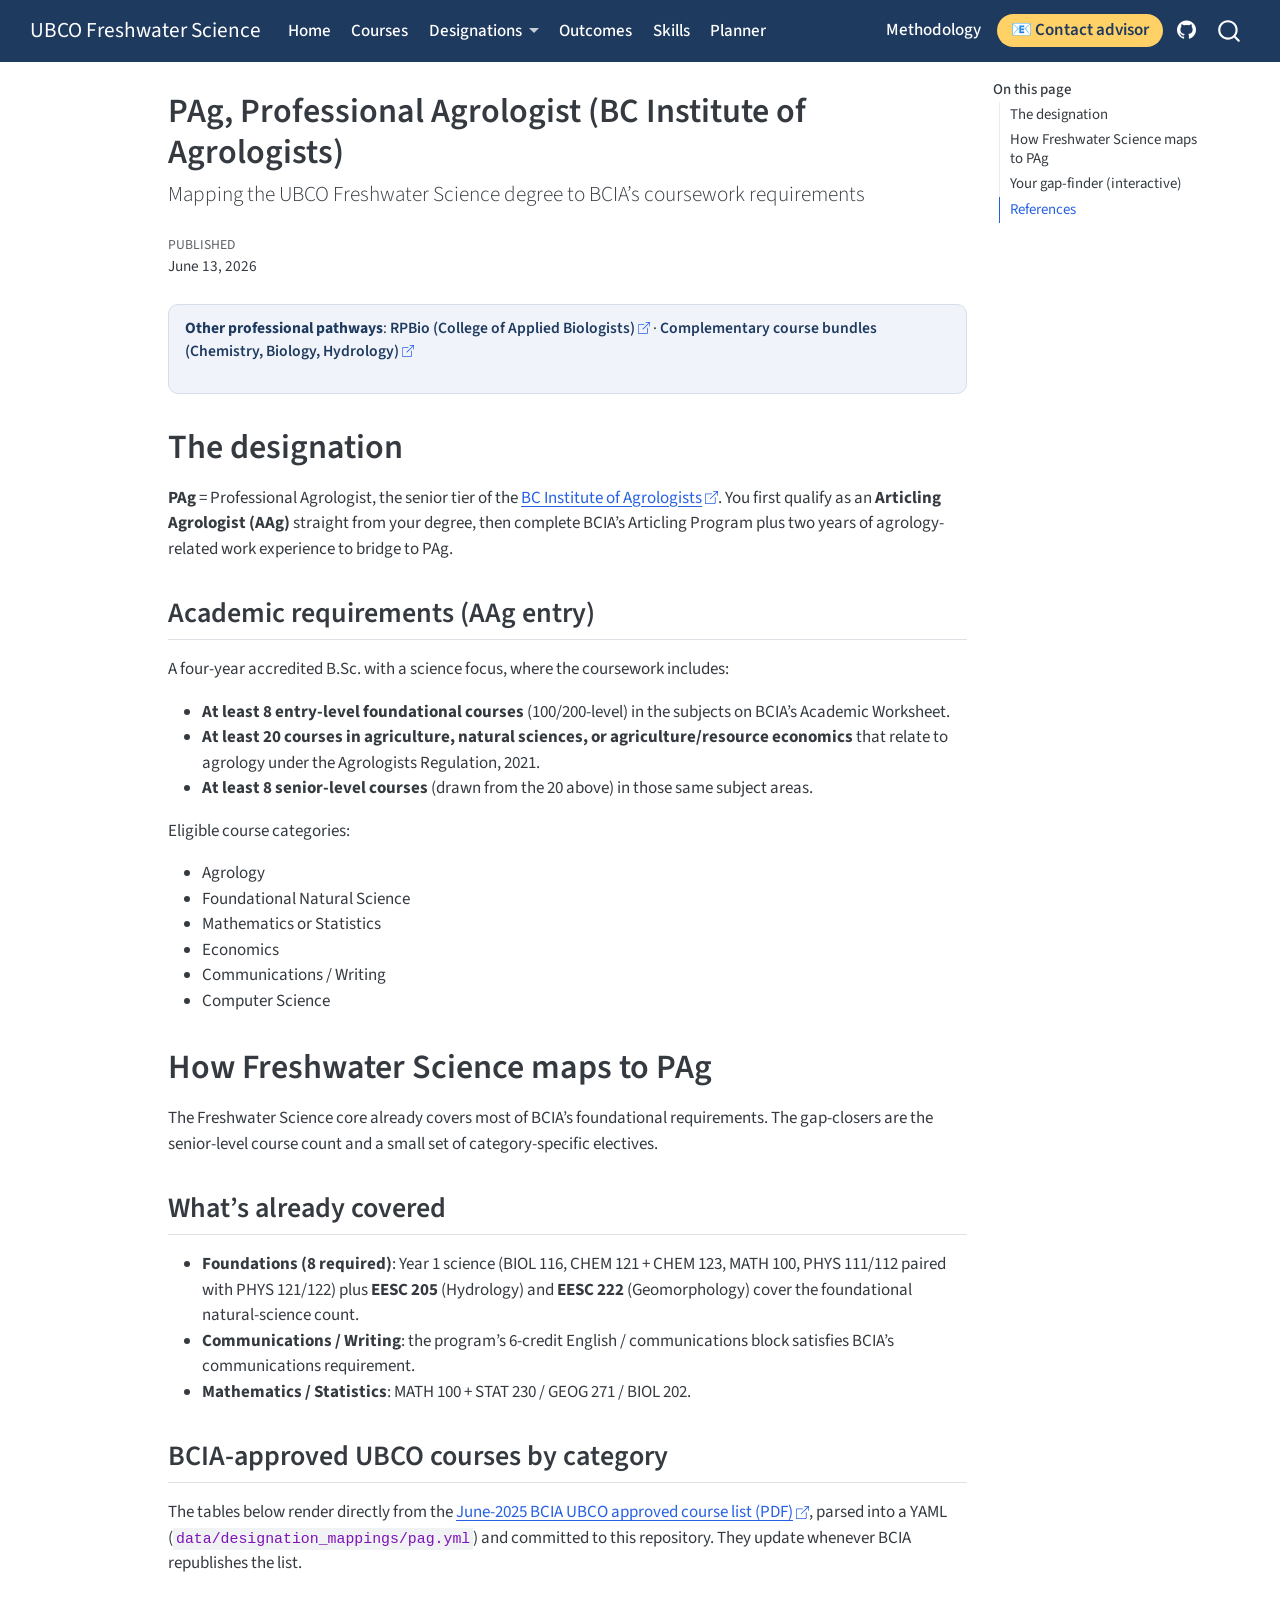
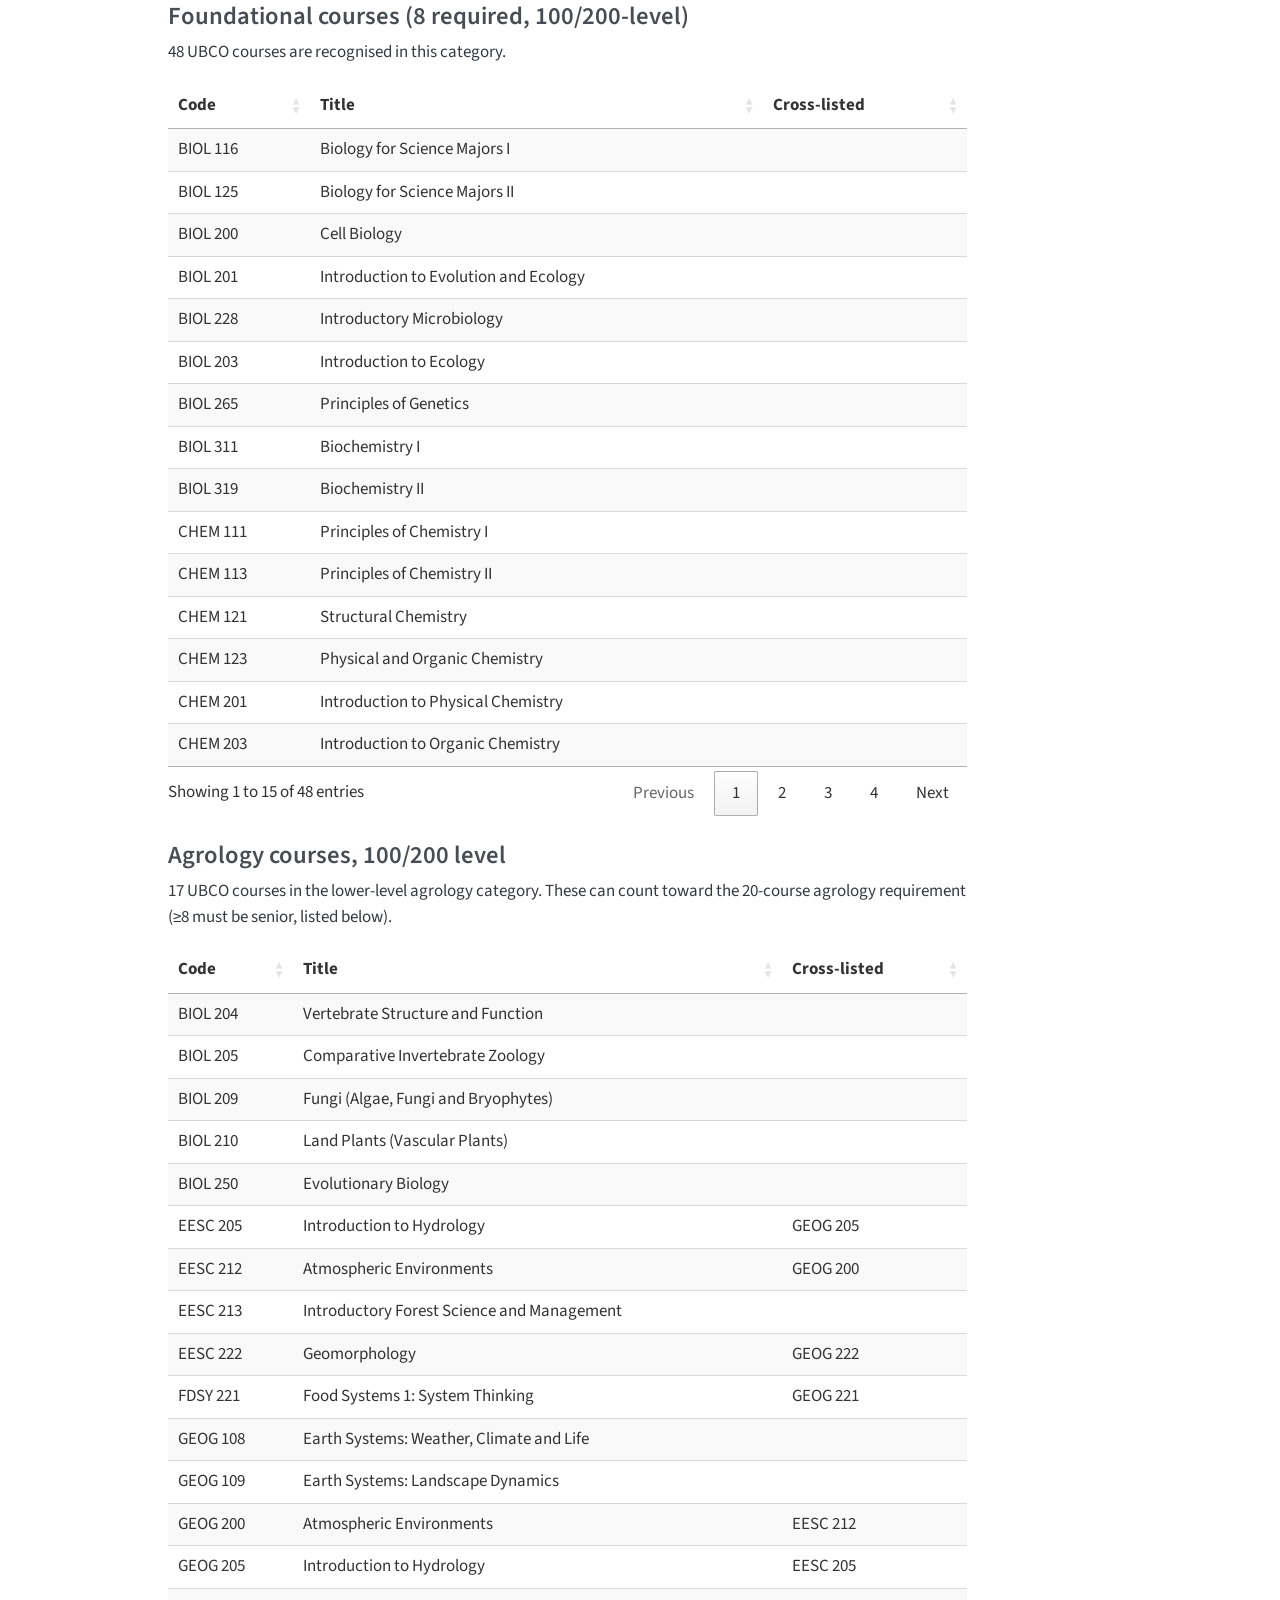
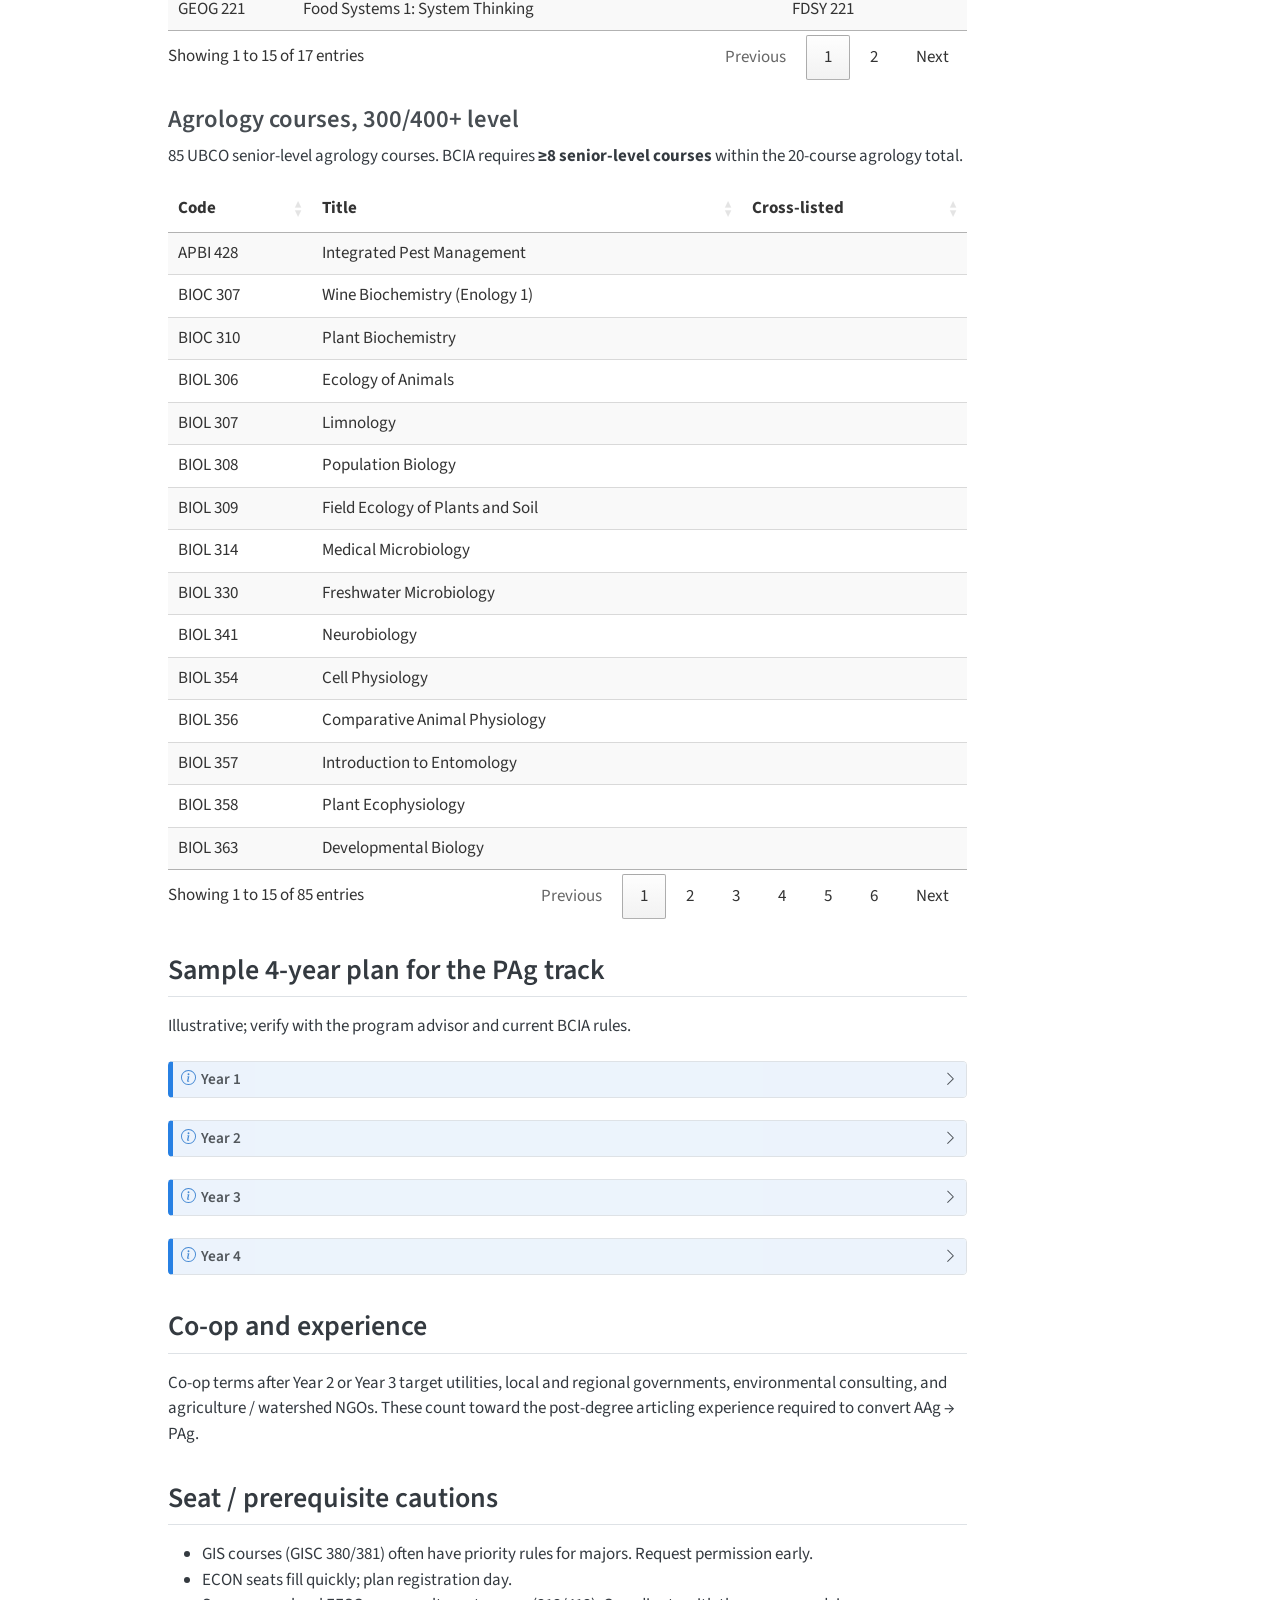
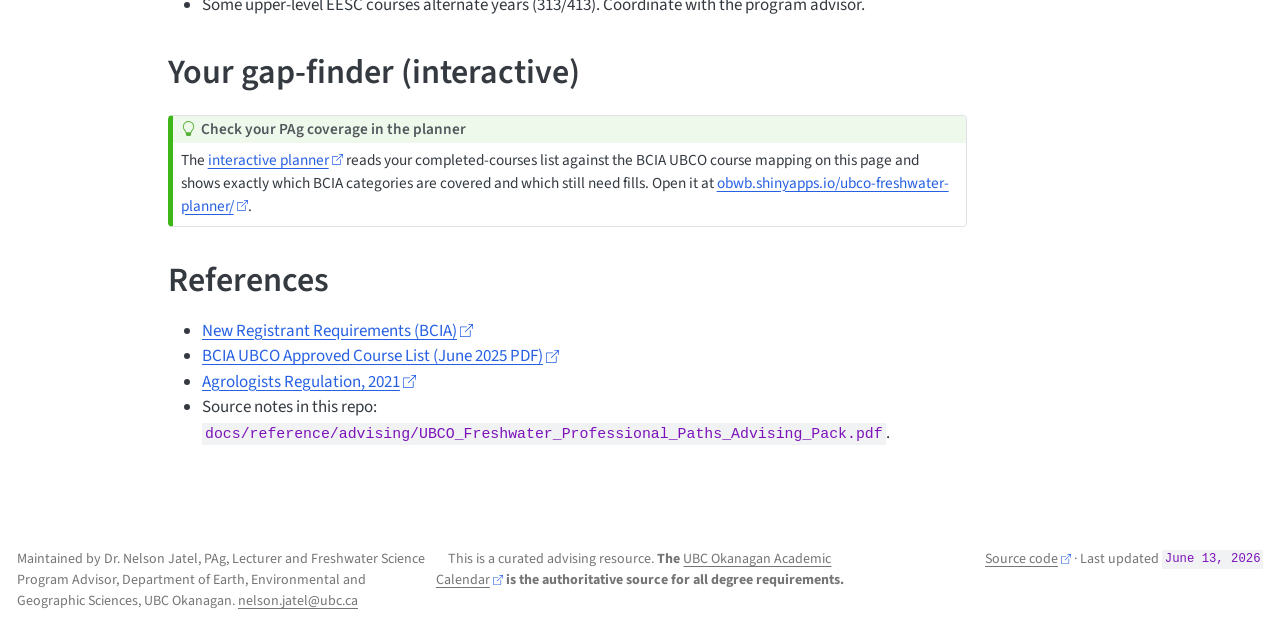
<file: designations/pag.html>
<!DOCTYPE html>
<html xmlns="http://www.w3.org/1999/xhtml" lang="en" xml:lang="en"><head>

<meta charset="utf-8">
<meta name="generator" content="quarto-1.9.38">

<meta name="viewport" content="width=device-width, initial-scale=1.0, user-scalable=yes">

<meta name="dcterms.date" content="2026-06-13">

<title>PAg, Professional Agrologist (BC Institute of Agrologists) – UBCO Freshwater Science</title>
<style>
/* Default styles provided by pandoc.
** See https://pandoc.org/MANUAL.html#variables-for-html for config info.
*/
code{white-space: pre-wrap;}
span.smallcaps{font-variant: small-caps;}
div.columns{display: flex; gap: min(4vw, 1.5em);}
div.column{flex: auto; overflow-x: auto;}
div.hanging-indent{margin-left: 1.5em; text-indent: -1.5em;}
ul.task-list{list-style: none;}
ul.task-list li input[type="checkbox"] {
  width: 0.8em;
  margin: 0 0.8em 0.2em -1em; /* quarto-specific, see https://github.com/quarto-dev/quarto-cli/issues/4556 */ 
  vertical-align: middle;
}
</style>


<script src="../site_libs/quarto-nav/quarto-nav.js"></script>
<script src="../site_libs/quarto-nav/headroom.min.js"></script>
<script src="../site_libs/clipboard/clipboard.min.js"></script>
<script src="../site_libs/quarto-search/autocomplete.umd.js"></script>
<script src="../site_libs/quarto-search/fuse.min.js"></script>
<script src="../site_libs/quarto-search/quarto-search.js"></script>
<meta name="quarto:offset" content="../">
<link href="../assets/favicon.png" rel="icon" type="image/png">
<script src="../site_libs/quarto-html/quarto.js" type="module"></script>
<script src="../site_libs/quarto-html/tabsets/tabsets.js" type="module"></script>
<script src="../site_libs/quarto-html/popper.min.js"></script>
<script src="../site_libs/quarto-html/tippy.umd.min.js"></script>
<script src="../site_libs/quarto-html/anchor.min.js"></script>
<link href="../site_libs/quarto-html/tippy.css" rel="stylesheet">
<link href="../site_libs/quarto-html/quarto-syntax-highlighting-15634bcf2e68342d4ad2dfa704d543f6.css" rel="stylesheet" id="quarto-text-highlighting-styles">
<script src="../site_libs/bootstrap/bootstrap.min.js"></script>
<link href="../site_libs/bootstrap/bootstrap-icons.css" rel="stylesheet">
<link href="../site_libs/bootstrap/bootstrap-db3cd5afc68202fcd75d887aeeb89524.min.css" rel="stylesheet" append-hash="true" id="quarto-bootstrap" data-mode="light">
<script id="quarto-search-options" type="application/json">{
  "location": "navbar",
  "copy-button": false,
  "collapse-after": 3,
  "panel-placement": "end",
  "type": "overlay",
  "limit": 50,
  "keyboard-shortcut": [
    "f",
    "/",
    "s"
  ],
  "show-item-context": false,
  "language": {
    "search-no-results-text": "No results",
    "search-matching-documents-text": "matching documents",
    "search-copy-link-title": "Copy link to search",
    "search-hide-matches-text": "Hide additional matches",
    "search-more-match-text": "more match in this document",
    "search-more-matches-text": "more matches in this document",
    "search-clear-button-title": "Clear",
    "search-text-placeholder": "",
    "search-detached-cancel-button-title": "Cancel",
    "search-submit-button-title": "Submit",
    "search-label": "Search"
  }
}</script>
<style>html{ scroll-behavior: smooth; }</style>
<link href="../site_libs/htmltools-fill-0.5.9/fill.css" rel="stylesheet">
<script src="../site_libs/htmlwidgets-1.6.4/htmlwidgets.js"></script>
<link href="../site_libs/datatables-css-0.0.0/datatables-crosstalk.css" rel="stylesheet">
<script src="../site_libs/datatables-binding-0.34.0/datatables.js"></script>
<script src="../site_libs/jquery-3.6.0/jquery-3.6.0.min.js"></script>
<link href="../site_libs/dt-core-1.13.6/css/jquery.dataTables.min.css" rel="stylesheet">
<link href="../site_libs/dt-core-1.13.6/css/jquery.dataTables.extra.css" rel="stylesheet">
<script src="../site_libs/dt-core-1.13.6/js/jquery.dataTables.min.js"></script>
<link href="../site_libs/crosstalk-1.2.2/css/crosstalk.min.css" rel="stylesheet">
<script src="../site_libs/crosstalk-1.2.2/js/crosstalk.min.js"></script>


<link rel="stylesheet" href="../assets/styles.css">
</head>

<body class="nav-fixed quarto-light">

<div id="quarto-search-results"></div>
  <header id="quarto-header" class="headroom fixed-top">
    <nav class="navbar navbar-expand-lg " data-bs-theme="dark">
      <div class="navbar-container container-fluid">
      <div class="navbar-brand-container mx-auto">
    <a class="navbar-brand" href="../index.html">
    <span class="navbar-title">UBCO Freshwater Science</span>
    </a>
  </div>
            <div id="quarto-search" class="" title="Search"></div>
          <button class="navbar-toggler" type="button" data-bs-toggle="collapse" data-bs-target="#navbarCollapse" aria-controls="navbarCollapse" role="menu" aria-expanded="false" aria-label="Toggle navigation" onclick="if (window.quartoToggleHeadroom) { window.quartoToggleHeadroom(); }">
  <span class="navbar-toggler-icon"></span>
</button>
          <div class="collapse navbar-collapse" id="navbarCollapse">
            <ul class="navbar-nav navbar-nav-scroll me-auto">
  <li class="nav-item">
    <a class="nav-link" href="../index.html"> 
<span class="menu-text">Home</span></a>
  </li>  
  <li class="nav-item">
    <a class="nav-link" href="../courses/index.html"> 
<span class="menu-text">Courses</span></a>
  </li>  
  <li class="nav-item dropdown ">
    <a class="nav-link dropdown-toggle" href="#" id="nav-menu-designations" role="link" data-bs-toggle="dropdown" aria-expanded="false">
 <span class="menu-text">Designations</span>
    </a>
    <ul class="dropdown-menu" aria-labelledby="nav-menu-designations">    
        <li>
    <a class="dropdown-item" href="../designations/pag.html">
 <span class="dropdown-text">PAg (BC Institute of Agrologists)</span></a>
  </li>  
        <li>
    <a class="dropdown-item" href="../designations/rpbio.html">
 <span class="dropdown-text">RPBio (College of Applied Biology)</span></a>
  </li>  
        <li>
    <a class="dropdown-item" href="../designations/complementary.html">
 <span class="dropdown-text">Complementary pathways</span></a>
  </li>  
    </ul>
  </li>
  <li class="nav-item">
    <a class="nav-link" href="../outcomes/index.html"> 
<span class="menu-text">Outcomes</span></a>
  </li>  
  <li class="nav-item">
    <a class="nav-link" href="../skills/index.html"> 
<span class="menu-text">Skills</span></a>
  </li>  
  <li class="nav-item">
    <a class="nav-link" href="https://obwb.shinyapps.io/ubco-freshwater-planner/" target="_blank"> 
<span class="menu-text">Planner</span></a>
  </li>  
</ul>
            <ul class="navbar-nav navbar-nav-scroll ms-auto">
  <li class="nav-item">
    <a class="nav-link" href="../docs/methodology.html"> 
<span class="menu-text">Methodology</span></a>
  </li>  
  <li class="nav-item">
    <a class="nav-link" href="mailto:nelson.jatel@ubc.ca?subject=UBCO%20Freshwater%20Science%20-%20Student%20enquiry"> 
<span class="menu-text">📧 Contact advisor</span></a>
  </li>  
  <li class="nav-item compact">
    <a class="nav-link" href="https://github.com/DrNelsonJatel/UBCO_Freshwater_Science_Program"> <i class="bi bi-github" role="img" aria-label="GitHub">
</i> 
<span class="menu-text"></span></a>
  </li>  
</ul>
          </div> <!-- /navcollapse -->
            <div class="quarto-navbar-tools">
</div>
      </div> <!-- /container-fluid -->
    </nav>
</header>
<!-- content -->
<div id="quarto-content" class="quarto-container page-columns page-rows-contents page-layout-article page-navbar">
<!-- sidebar -->
<!-- margin-sidebar -->
    <div id="quarto-margin-sidebar" class="sidebar margin-sidebar">
        <nav id="TOC" role="doc-toc" class="toc-active">
    <h2 id="toc-title">On this page</h2>
   
  <ul>
  <li><a href="#the-designation" id="toc-the-designation" class="nav-link active" data-scroll-target="#the-designation">The designation</a>
  <ul class="collapse">
  <li><a href="#academic-requirements-aag-entry" id="toc-academic-requirements-aag-entry" class="nav-link" data-scroll-target="#academic-requirements-aag-entry">Academic requirements (AAg entry)</a></li>
  </ul></li>
  <li><a href="#how-freshwater-science-maps-to-pag" id="toc-how-freshwater-science-maps-to-pag" class="nav-link" data-scroll-target="#how-freshwater-science-maps-to-pag">How Freshwater Science maps to PAg</a>
  <ul class="collapse">
  <li><a href="#whats-already-covered" id="toc-whats-already-covered" class="nav-link" data-scroll-target="#whats-already-covered">What’s already covered</a></li>
  <li><a href="#bcia-approved" id="toc-bcia-approved" class="nav-link" data-scroll-target="#bcia-approved">BCIA-approved UBCO courses by category</a>
  <ul class="collapse">
  <li><a href="#foundational-courses-8-required-100200-level" id="toc-foundational-courses-8-required-100200-level" class="nav-link" data-scroll-target="#foundational-courses-8-required-100200-level">Foundational courses (8 required, 100/200-level)</a></li>
  <li><a href="#agrology-courses-100200-level" id="toc-agrology-courses-100200-level" class="nav-link" data-scroll-target="#agrology-courses-100200-level">Agrology courses, 100/200 level</a></li>
  <li><a href="#agrology-courses-300400-level" id="toc-agrology-courses-300400-level" class="nav-link" data-scroll-target="#agrology-courses-300400-level">Agrology courses, 300/400+ level</a></li>
  </ul></li>
  <li><a href="#sample-4-year-plan-for-the-pag-track" id="toc-sample-4-year-plan-for-the-pag-track" class="nav-link" data-scroll-target="#sample-4-year-plan-for-the-pag-track">Sample 4-year plan for the PAg track</a></li>
  <li><a href="#co-op-and-experience" id="toc-co-op-and-experience" class="nav-link" data-scroll-target="#co-op-and-experience">Co-op and experience</a></li>
  <li><a href="#seat-prerequisite-cautions" id="toc-seat-prerequisite-cautions" class="nav-link" data-scroll-target="#seat-prerequisite-cautions">Seat / prerequisite cautions</a></li>
  </ul></li>
  <li><a href="#your-gap-finder-interactive" id="toc-your-gap-finder-interactive" class="nav-link" data-scroll-target="#your-gap-finder-interactive">Your gap-finder (interactive)</a></li>
  <li><a href="#references" id="toc-references" class="nav-link" data-scroll-target="#references">References</a></li>
  </ul>
</nav>
    </div>
<!-- main -->
<main class="content" id="quarto-document-content">

<header id="title-block-header" class="quarto-title-block default">
<div class="quarto-title">
<h1 class="title">PAg, Professional Agrologist (BC Institute of Agrologists)</h1>
<p class="subtitle lead">Mapping the UBCO Freshwater Science degree to BCIA’s coursework requirements</p>
</div>



<div class="quarto-title-meta">

    
    <div>
    <div class="quarto-title-meta-heading">Published</div>
    <div class="quarto-title-meta-contents">
      <p class="date">June 13, 2026</p>
    </div>
  </div>
  
    
  </div>
  


</header>


<div class="designation-nav">
<p><strong>Other professional pathways</strong>: <a href="../designations/rpbio.html">RPBio (College of Applied Biologists)</a> · <a href="../designations/complementary.html">Complementary course bundles (Chemistry, Biology, Hydrology)</a></p>
</div>
<section id="the-designation" class="level1">
<h1>The designation</h1>
<p><strong>PAg</strong> = Professional Agrologist, the senior tier of the <a href="https://www.bcia.com/">BC Institute of Agrologists</a>. You first qualify as an <strong>Articling Agrologist (AAg)</strong> straight from your degree, then complete BCIA’s Articling Program plus two years of agrology-related work experience to bridge to PAg.</p>
<section id="academic-requirements-aag-entry" class="level2">
<h2 class="anchored" data-anchor-id="academic-requirements-aag-entry">Academic requirements (AAg entry)</h2>
<p>A four-year accredited B.Sc. with a science focus, where the coursework includes:</p>
<ul>
<li><strong>At least 8 entry-level foundational courses</strong> (100/200-level) in the subjects on BCIA’s Academic Worksheet.</li>
<li><strong>At least 20 courses in agriculture, natural sciences, or agriculture/resource economics</strong> that relate to agrology under the Agrologists Regulation, 2021.</li>
<li><strong>At least 8 senior-level courses</strong> (drawn from the 20 above) in those same subject areas.</li>
</ul>
<p>Eligible course categories:</p>
<ul>
<li>Agrology</li>
<li>Foundational Natural Science</li>
<li>Mathematics or Statistics</li>
<li>Economics</li>
<li>Communications / Writing</li>
<li>Computer Science</li>
</ul>
</section>
</section>
<section id="how-freshwater-science-maps-to-pag" class="level1">
<h1>How Freshwater Science maps to PAg</h1>
<p>The Freshwater Science core already covers most of BCIA’s foundational requirements. The gap-closers are the senior-level course count and a small set of category-specific electives.</p>
<section id="whats-already-covered" class="level2">
<h2 class="anchored" data-anchor-id="whats-already-covered">What’s already covered</h2>
<ul>
<li><strong>Foundations (8 required)</strong>: Year 1 science (BIOL 116, CHEM 121 + CHEM 123, MATH 100, PHYS 111/112 paired with PHYS 121/122) plus <strong>EESC 205</strong> (Hydrology) and <strong>EESC 222</strong> (Geomorphology) cover the foundational natural-science count.</li>
<li><strong>Communications / Writing</strong>: the program’s 6-credit English / communications block satisfies BCIA’s communications requirement.</li>
<li><strong>Mathematics / Statistics</strong>: MATH 100 + STAT 230 / GEOG 271 / BIOL 202.</li>
</ul>
</section>
<section id="bcia-approved" class="level2">
<h2 class="anchored" data-anchor-id="bcia-approved">BCIA-approved UBCO courses by category</h2>
<p>The tables below render directly from the <a href="https://www.bcia.com/sites/default/files/docs/resources/UBCO%20Approved%20Courses_June%2027,%202025.pdf">June-2025 BCIA UBCO approved course list (PDF)</a>, parsed into a YAML (<code>data/designation_mappings/pag.yml</code>) and committed to this repository. They update whenever BCIA republishes the list.</p>
<section id="foundational-courses-8-required-100200-level" class="level3">
<h3 class="anchored" data-anchor-id="foundational-courses-8-required-100200-level">Foundational courses (8 required, 100/200-level)</h3>
<p>48 UBCO courses are recognised in this category.</p>
<div class="cell">
<div class="cell-output-display">
<div class="datatables html-widget html-fill-item" id="htmlwidget-a2dac1554882c7e29e7f" style="width:100%;height:auto;"></div>
<script type="application/json" data-for="htmlwidget-a2dac1554882c7e29e7f">{"x":{"filter":"none","vertical":false,"data":[["BIOL 116","BIOL 125","BIOL 200","BIOL 201","BIOL 228","BIOL 203","BIOL 265","BIOL 311","BIOL 319","CHEM 111","CHEM 113","CHEM 121","CHEM 123","CHEM 201","CHEM 203","CHEM 204","CHEM 211","CHEM 213","CHEM 214","CHEM 220","CHEM 311","EESC 101","EESC 111","EESC 112","EESC 121","EESC 200","GEOG 207","INDG 307","INDG 420","PHYS 102","PHYS 111","PHYS 112","PHYS 121","PHYS 122","MATH 100","MATH 101","MATH 103","MATH 200","BIOL 202","DATA 101","GEOG 271","STAT 121","STAT 230","BIO 313","ECON 101","ECON 102","EESC 398","ENGL 112"],["Biology for Science Majors I","Biology for Science Majors II","Cell Biology","Introduction to Evolution and Ecology","Introductory Microbiology","Introduction to Ecology","Principles of Genetics","Biochemistry I","Biochemistry II","Principles of Chemistry I","Principles of Chemistry II","Structural Chemistry","Physical and Organic Chemistry","Introduction to Physical Chemistry","Introduction to Organic Chemistry","Organic Chemistry","Analytical Chemistry","Organic Chemistry for Biological Sciences I","Organic Chemistry for Biological Sciences II","Atomic Structure and Molecular Bonding","Instrumental Analytical Chemistry","Environmental Science","Earth Science","Environmental Earth Science","Earth History","Mineralogy","Introduction to Biogeography","Traditional Ecological Knowledge","Indigenous Perspectives on Food, Place, Identity, and Biodiversity","Electricity, Light, and Radiation","Introductory Physics for the Physical Sciences I","Introductory Physics for the Life Sciences I","Introductory Physics for the Physical Sciences II","Introductory Physics for the Life Sciences II","Differential Calculus with Applications to Physical Sciences and Engineering","Integral Calculus with Applications to Physical Sciences and Engineering","Integral Calculus with Applications to Life Sciences","Calculus III","Introduction to Biostatistics","Making Predictions with Data","Geographic Data Analysis","Elementary Statistics","Introductory Statistics","Science Writing","Microeconomics","Macroeconomics","Technical Communication","Strategies for University Writing"],["","","","","","","","","","","","","","","","","","","","","","","","","","","","","","","","","","","","","","","","","","","","","","","",""]],"container":"<table class=\"display\">\n  <thead>\n    <tr>\n      <th>Code<\/th>\n      <th>Title<\/th>\n      <th>Cross-listed<\/th>\n    <\/tr>\n  <\/thead>\n<\/table>","options":{"pageLength":15,"dom":"tip","columnDefs":[{"className":"dt-left","targets":"_all"},{"name":"Code","targets":0},{"name":"Title","targets":1},{"name":"Cross-listed","targets":2}],"order":[],"autoWidth":false,"orderClasses":false,"lengthMenu":[10,15,25,50,100]}},"evals":[],"jsHooks":[]}</script>
</div>
</div>
</section>
<section id="agrology-courses-100200-level" class="level3">
<h3 class="anchored" data-anchor-id="agrology-courses-100200-level">Agrology courses, 100/200 level</h3>
<p>17 UBCO courses in the lower-level agrology category. These can count toward the 20-course agrology requirement (≥8 must be senior, listed below).</p>
<div class="cell">
<div class="cell-output-display">
<div class="datatables html-widget html-fill-item" id="htmlwidget-a2700721af6deb287984" style="width:100%;height:auto;"></div>
<script type="application/json" data-for="htmlwidget-a2700721af6deb287984">{"x":{"filter":"none","vertical":false,"data":[["BIOL 204","BIOL 205","BIOL 209","BIOL 210","BIOL 250","EESC 205","EESC 212","EESC 213","EESC 222","FDSY 221","GEOG 108","GEOG 109","GEOG 200","GEOG 205","GEOG 221","GEOG 222","GEOG 272"],["Vertebrate Structure and Function","Comparative Invertebrate Zoology","Fungi (Algae, Fungi and Bryophytes)","Land Plants (Vascular Plants)","Evolutionary Biology","Introduction to Hydrology","Atmospheric Environments","Introductory Forest Science and Management","Geomorphology","Food Systems 1: System Thinking","Earth Systems: Weather, Climate and Life","Earth Systems: Landscape Dynamics","Atmospheric Environments","Introduction to Hydrology","Food Systems 1: System Thinking","Geomorphology","Cartography and Remote Sensing"],["","","","","","GEOG 205","GEOG 200","","GEOG 222","GEOG 221","","","EESC 212","EESC 205","FDSY 221","EESC 222",""]],"container":"<table class=\"display\">\n  <thead>\n    <tr>\n      <th>Code<\/th>\n      <th>Title<\/th>\n      <th>Cross-listed<\/th>\n    <\/tr>\n  <\/thead>\n<\/table>","options":{"pageLength":15,"dom":"tip","columnDefs":[{"className":"dt-left","targets":"_all"},{"name":"Code","targets":0},{"name":"Title","targets":1},{"name":"Cross-listed","targets":2}],"order":[],"autoWidth":false,"orderClasses":false,"lengthMenu":[10,15,25,50,100]}},"evals":[],"jsHooks":[]}</script>
</div>
</div>
</section>
<section id="agrology-courses-300400-level" class="level3">
<h3 class="anchored" data-anchor-id="agrology-courses-300400-level">Agrology courses, 300/400+ level</h3>
<p>85 UBCO senior-level agrology courses. BCIA requires <strong>≥8 senior-level courses</strong> within the 20-course agrology total.</p>
<div class="cell">
<div class="cell-output-display">
<div class="datatables html-widget html-fill-item" id="htmlwidget-dfed1fcc4b861120386e" style="width:100%;height:auto;"></div>
<script type="application/json" data-for="htmlwidget-dfed1fcc4b861120386e">{"x":{"filter":"none","vertical":false,"data":[["APBI 428","BIOC 307","BIOC 310","BIOL 306","BIOL 307","BIOL 308","BIOL 309","BIOL 314","BIOL 330","BIOL 341","BIOL 354","BIOL 356","BIOL 357","BIOL 358","BIOL 363","BIOL 364","BIOL 366","BIOL 371","BIOL 372","BIOL 375","BIOL 380","BIOL 381","BIOL 401","BIOL 410","BIOL 422","BIOL 459","BIOL 460","BIOL 467","BIOL 468","BIOL 480","BIOL 510","BIOL 512","BIOL 513","BIOL 560","BIOL 567","BIOL 568","CHEM 301","CHEM 302","CHEM 317","ECON 371","ECON 372","EESC 301","EESC 303","EESC 304","EESC 305","EESC 309","EESC 313","EESC 314","EESC 315","EESC 323","EESC 333","EESC 342","EESC 380","EESC 381","EESC 402","EESC 413","EESC 422","EESC 423","EESC 429","EESC 431","EESC 435","EESC 437","EESC 444","EESC 456","EESC 502","EESC 512","EESC 544","FWSC 375","GEOG 301","GEOG 304","GEOG 307","GEOG 314","GEOG 317","GEOG 370","GEOG 380","GEOG 381","GEOG 414","GEOG 421","GEOG 422","GEOG 435","GEOG 437","GEOG 466","GISC 380","GISC 381","GISC 480"],["Integrated Pest Management","Wine Biochemistry (Enology 1)","Plant Biochemistry","Ecology of Animals","Limnology","Population Biology","Field Ecology of Plants and Soil","Medical Microbiology","Freshwater Microbiology","Neurobiology","Cell Physiology","Comparative Animal Physiology","Introduction to Entomology","Plant Ecophysiology","Developmental Biology","Evolutionary Development","Molecular Genetics","Flora of British Columbia","Field Ornithology","Flora and Fauna of Inland Waters","Food and Industrial Microbiology","Environmental Microbiology","Spatial Ecology","Plant-Microbe Interactions","Conservation Biology","Behavioural Ecology","Population Genetics","Comparative Environmental Physiology","Molecular Approaches in Ecology and Evolution","Mycology","Plant–Microbe Interactions","Spatial Ecology","Conservation Biology","Population Genetics","Comparative Environmental Physiology","Molecular Approaches in Ecology and Evolution","Aqueous Environmental Chemistry","Atmospheric Environmental Chemistry","Environmental Organic Chemistry","Economics of the Environment","Natural Resource Economics","Limnology","Oceanography","Anthropogenic Climate Change","Land Use Hydrology","Global Biogeochemistry","Management of Forested Watersheds","Environmental Impact Assessment: Process, Regulation and Admin","Environmental Impact Assessment: Techniques and Practice","Geochemistry","Analytical Geochemistry","Hydrogeology","Fundamentals of Geographic Information Science I","Fundamentals of Geographic Information Science II","Freshwater Resources","Analytical Methods in Hydrology","Fluvial Geomorphology","Tracers of Natural Processes","Contaminant Hydrogeology","Quaternary Glacial Environments","Fluvial Field Techniques","Terrain Analysis","Dynamic Modelling of Human-Environment Systems","Soil Science","Environmetrics","Applied Data Analysis in Geosciences","Dynamic Modelling of Human-Environment Systems","Flora and Fauna of Inland Waters","Mechanisms of Global Change","Anthropogenic Climate Change","Advanced Biogeography","Environmental Impact Assessment: Process, Regulation and Admin","The Physical Environment of BC","Introduction to Geographic Information Science","Fundamentals of Geographic Information Science I","Fundamentals of Geographic Information Science II","Applied Climatology","Geography of Food Systems","Fluvial Geomorphology","Wine Geographies","Terrain Analysis","Soil Science","Fundamentals of Geographic Information Science I","Fundamentals of Geographic Information Science II","Practical Applications in GIS"],["","","","","","","","","","","","","","","","","","","","FWSC 375","","","","","","","","","","","","","","","","","","","","","","","","GEOG 304","","","","","","","","","GISC 380","GISC 381","","","GEOG 422","","","","","GEOG 437","EESC 544","","","","EESC 444","BIOL 375","","EESC 304","","","","","GISC 380","GISC 381","","","EESC 422","","EESC 437","","GEOG 380","GEOG 381",""]],"container":"<table class=\"display\">\n  <thead>\n    <tr>\n      <th>Code<\/th>\n      <th>Title<\/th>\n      <th>Cross-listed<\/th>\n    <\/tr>\n  <\/thead>\n<\/table>","options":{"pageLength":15,"dom":"tip","columnDefs":[{"className":"dt-left","targets":"_all"},{"name":"Code","targets":0},{"name":"Title","targets":1},{"name":"Cross-listed","targets":2}],"order":[],"autoWidth":false,"orderClasses":false,"lengthMenu":[10,15,25,50,100]}},"evals":[],"jsHooks":[]}</script>
</div>
</div>
</section>
</section>
<section id="sample-4-year-plan-for-the-pag-track" class="level2">
<h2 class="anchored" data-anchor-id="sample-4-year-plan-for-the-pag-track">Sample 4-year plan for the PAg track</h2>
<p>Illustrative; verify with the program advisor and current BCIA rules.</p>
<div class="callout callout-style-default callout-note callout-titled">
<div class="callout-header d-flex align-content-center collapsed" data-bs-toggle="collapse" data-bs-target=".callout-1-contents" aria-controls="callout-1" aria-expanded="false" aria-label="Toggle callout">
<div class="callout-icon-container">
<i class="callout-icon"></i>
</div>
<div class="callout-title-container flex-fill">
<span class="screen-reader-only">Note</span>Year 1
</div>
<div class="callout-btn-toggle d-inline-block border-0 py-1 ps-1 pe-0 float-end"><i class="callout-toggle"></i></div>
</div>
<div id="callout-1" class="callout-1-contents callout-collapse collapse">
<div class="callout-body-container callout-body">
<ul>
<li><strong>T1</strong>: BIOL 116; CHEM 121; MATH 100; ENGL 109/112/114 (writing requirement); elective.</li>
<li><strong>T2</strong>: BIOL 125; CHEM 123/121; PHYS 111 or 112; elective.</li>
</ul>
</div>
</div>
</div>
<div class="callout callout-style-default callout-note callout-titled">
<div class="callout-header d-flex align-content-center collapsed" data-bs-toggle="collapse" data-bs-target=".callout-2-contents" aria-controls="callout-2" aria-expanded="false" aria-label="Toggle callout">
<div class="callout-icon-container">
<i class="callout-icon"></i>
</div>
<div class="callout-title-container flex-fill">
<span class="screen-reader-only">Note</span>Year 2
</div>
<div class="callout-btn-toggle d-inline-block border-0 py-1 ps-1 pe-0 float-end"><i class="callout-toggle"></i></div>
</div>
<div id="callout-2" class="callout-2-contents callout-collapse collapse">
<div class="callout-body-container callout-body">
<ul>
<li><strong>T1</strong>: EESC 205 (Hydrology); STAT 230 / GEOG 271 / BIOL 202; ECON 371 or 372 (example); elective.</li>
<li><strong>T2</strong>: EESC 222 (Geomorphology); CHEM 211; CHEM 201 or 210 (example); elective.</li>
</ul>
</div>
</div>
</div>
<div class="callout callout-style-default callout-note callout-titled">
<div class="callout-header d-flex align-content-center collapsed" data-bs-toggle="collapse" data-bs-target=".callout-3-contents" aria-controls="callout-3" aria-expanded="false" aria-label="Toggle callout">
<div class="callout-icon-container">
<i class="callout-icon"></i>
</div>
<div class="callout-title-container flex-fill">
<span class="screen-reader-only">Note</span>Year 3
</div>
<div class="callout-btn-toggle d-inline-block border-0 py-1 ps-1 pe-0 float-end"><i class="callout-toggle"></i></div>
</div>
<div id="callout-3" class="callout-3-contents callout-collapse collapse">
<div class="callout-body-container callout-body">
<ul>
<li><strong>T1</strong>: EESC 301 (Limnology); EESC 402 or other policy/management upper-level; GISC/GEOG 380/381 (GIS/Remote Sensing).</li>
<li><strong>T2</strong>: Choose among EESC 333, 413, 422, 429, 431, 435; consider CHEM 301/302 as relevant.</li>
</ul>
</div>
</div>
</div>
<div class="callout callout-style-default callout-note callout-titled">
<div class="callout-header d-flex align-content-center collapsed" data-bs-toggle="collapse" data-bs-target=".callout-4-contents" aria-controls="callout-4" aria-expanded="false" aria-label="Toggle callout">
<div class="callout-icon-container">
<i class="callout-icon"></i>
</div>
<div class="callout-title-container flex-fill">
<span class="screen-reader-only">Note</span>Year 4
</div>
<div class="callout-btn-toggle d-inline-block border-0 py-1 ps-1 pe-0 float-end"><i class="callout-toggle"></i></div>
</div>
<div id="callout-4" class="callout-4-contents callout-collapse collapse">
<div class="callout-body-container callout-body">
<ul>
<li>Round out to <strong>≥20 agrology-related courses with ≥8 at 3rd/4th-year</strong> across EESC, BIOL, CHEM, GEOG, GISC, ECON. Add a field or industry project (Directed Studies, Honours Thesis, or co-op term).</li>
</ul>
</div>
</div>
</div>
</section>
<section id="co-op-and-experience" class="level2">
<h2 class="anchored" data-anchor-id="co-op-and-experience">Co-op and experience</h2>
<p>Co-op terms after Year 2 or Year 3 target utilities, local and regional governments, environmental consulting, and agriculture / watershed NGOs. These count toward the post-degree articling experience required to convert AAg → PAg.</p>
</section>
<section id="seat-prerequisite-cautions" class="level2">
<h2 class="anchored" data-anchor-id="seat-prerequisite-cautions">Seat / prerequisite cautions</h2>
<ul>
<li>GIS courses (GISC 380/381) often have priority rules for majors. Request permission early.</li>
<li>ECON seats fill quickly; plan registration day.</li>
<li>Some upper-level EESC courses alternate years (313/413). Coordinate with the program advisor.</li>
</ul>
</section>
</section>
<section id="your-gap-finder-interactive" class="level1">
<h1>Your gap-finder (interactive)</h1>
<div class="callout callout-style-default callout-tip callout-titled">
<div class="callout-header d-flex align-content-center">
<div class="callout-icon-container">
<i class="callout-icon"></i>
</div>
<div class="callout-title-container flex-fill">
<span class="screen-reader-only">Tip</span>Check your PAg coverage in the planner
</div>
</div>
<div class="callout-body-container callout-body">
<p>The <a href="../planner/index.html">interactive planner</a> reads your completed-courses list against the BCIA UBCO course mapping on this page and shows exactly which BCIA categories are covered and which still need fills. Open it at <a href="https://obwb.shinyapps.io/ubco-freshwater-planner/" target="_blank">obwb.shinyapps.io/ubco-freshwater-planner/</a>.</p>
</div>
</div>
</section>
<section id="references" class="level1">
<h1>References</h1>
<ul>
<li><a href="https://www.bcia.com/how-apply/application-requirements/new-registrant-requirements">New Registrant Requirements (BCIA)</a></li>
<li><a href="https://www.bcia.com/sites/default/files/docs/resources/UBCO%20Approved%20Courses_June%2027,%202025.pdf">BCIA UBCO Approved Course List (June 2025 PDF)</a></li>
<li><a href="https://www.bclaws.gov.bc.ca/civix/document/id/complete/statreg/47_2021">Agrologists Regulation, 2021</a></li>
<li>Source notes in this repo: <code>docs/reference/advising/UBCO_Freshwater_Professional_Paths_Advising_Pack.pdf</code>.</li>
</ul>


</section>

</main> <!-- /main -->
<script id="quarto-html-after-body" type="application/javascript">
  window.document.addEventListener("DOMContentLoaded", function (event) {
    const icon = "";
    const anchorJS = new window.AnchorJS();
    anchorJS.options = {
      placement: 'right',
      icon: icon
    };
    anchorJS.add('.anchored');
    const isCodeAnnotation = (el) => {
      for (const clz of el.classList) {
        if (clz.startsWith('code-annotation-')) {                     
          return true;
        }
      }
      return false;
    }
    const onCopySuccess = function(e) {
      // button target
      const button = e.trigger;
      // don't keep focus
      button.blur();
      // flash "checked"
      button.classList.add('code-copy-button-checked');
      var currentTitle = button.getAttribute("title");
      button.setAttribute("title", "Copied!");
      let tooltip;
      if (window.bootstrap) {
        button.setAttribute("data-bs-toggle", "tooltip");
        button.setAttribute("data-bs-placement", "left");
        button.setAttribute("data-bs-title", "Copied!");
        tooltip = new bootstrap.Tooltip(button, 
          { trigger: "manual", 
            customClass: "code-copy-button-tooltip",
            offset: [0, -8]});
        tooltip.show();    
      }
      setTimeout(function() {
        if (tooltip) {
          tooltip.hide();
          button.removeAttribute("data-bs-title");
          button.removeAttribute("data-bs-toggle");
          button.removeAttribute("data-bs-placement");
        }
        button.setAttribute("title", currentTitle);
        button.classList.remove('code-copy-button-checked');
      }, 1000);
      // clear code selection
      e.clearSelection();
    }
    const getTextToCopy = function(trigger) {
      const outerScaffold = trigger.parentElement.cloneNode(true);
      const codeEl = outerScaffold.querySelector('code');
      for (const childEl of codeEl.children) {
        if (isCodeAnnotation(childEl)) {
          childEl.remove();
        }
      }
      return codeEl.innerText;
    }
    const clipboard = new window.ClipboardJS('.code-copy-button:not([data-in-quarto-modal])', {
      text: getTextToCopy
    });
    clipboard.on('success', onCopySuccess);
    if (window.document.getElementById('quarto-embedded-source-code-modal')) {
      const clipboardModal = new window.ClipboardJS('.code-copy-button[data-in-quarto-modal]', {
        text: getTextToCopy,
        container: window.document.getElementById('quarto-embedded-source-code-modal')
      });
      clipboardModal.on('success', onCopySuccess);
    }
      var localhostRegex = new RegExp(/^(?:http|https):\/\/localhost\:?[0-9]*\//);
      var mailtoRegex = new RegExp(/^mailto:/);
        var filterRegex = new RegExp("https:\/\/drnelsonjatel\.github\.io\/UBCO_Freshwater_Science_Program\/");
      var isInternal = (href) => {
          return filterRegex.test(href) || localhostRegex.test(href) || mailtoRegex.test(href);
      }
      // Inspect non-navigation links and adorn them if external
     var links = window.document.querySelectorAll('a[href]:not(.nav-link):not(.navbar-brand):not(.toc-action):not(.sidebar-link):not(.sidebar-item-toggle):not(.pagination-link):not(.no-external):not([aria-hidden]):not(.dropdown-item):not(.quarto-navigation-tool):not(.about-link)');
      for (var i=0; i<links.length; i++) {
        const link = links[i];
        if (!isInternal(link.href)) {
          // undo the damage that might have been done by quarto-nav.js in the case of
          // links that we want to consider external
          if (link.dataset.originalHref !== undefined) {
            link.href = link.dataset.originalHref;
          }
            // target, if specified
            link.setAttribute("target", "_blank");
            if (link.getAttribute("rel") === null) {
              link.setAttribute("rel", "noopener");
            }
            // default icon
            link.classList.add("external");
        }
      }
    function tippyHover(el, contentFn, onTriggerFn, onUntriggerFn) {
      const config = {
        allowHTML: true,
        maxWidth: 500,
        delay: 100,
        arrow: false,
        appendTo: function(el) {
            return el.parentElement;
        },
        interactive: true,
        interactiveBorder: 10,
        theme: 'quarto',
        placement: 'bottom-start',
      };
      if (contentFn) {
        config.content = contentFn;
      }
      if (onTriggerFn) {
        config.onTrigger = onTriggerFn;
      }
      if (onUntriggerFn) {
        config.onUntrigger = onUntriggerFn;
      }
      window.tippy(el, config); 
    }
    const noterefs = window.document.querySelectorAll('a[role="doc-noteref"]');
    for (var i=0; i<noterefs.length; i++) {
      const ref = noterefs[i];
      tippyHover(ref, function() {
        // use id or data attribute instead here
        let href = ref.getAttribute('data-footnote-href') || ref.getAttribute('href');
        try { href = new URL(href).hash; } catch {}
        const id = href.replace(/^#\/?/, "");
        const note = window.document.getElementById(id);
        if (note) {
          return note.innerHTML;
        } else {
          return "";
        }
      });
    }
    const xrefs = window.document.querySelectorAll('a.quarto-xref');
    const processXRef = (id, note) => {
      // Strip column container classes
      const stripColumnClz = (el) => {
        el.classList.remove("page-full", "page-columns");
        if (el.children) {
          for (const child of el.children) {
            stripColumnClz(child);
          }
        }
      }
      stripColumnClz(note)
      if (id === null || id.startsWith('sec-')) {
        // Special case sections, only their first couple elements
        const container = document.createElement("div");
        if (note.children && note.children.length > 2) {
          container.appendChild(note.children[0].cloneNode(true));
          for (let i = 1; i < note.children.length; i++) {
            const child = note.children[i];
            if (child.tagName === "P" && child.innerText === "") {
              continue;
            } else {
              container.appendChild(child.cloneNode(true));
              break;
            }
          }
          if (window.Quarto?.typesetMath) {
            window.Quarto.typesetMath(container);
          }
          return container.innerHTML
        } else {
          if (window.Quarto?.typesetMath) {
            window.Quarto.typesetMath(note);
          }
          return note.innerHTML;
        }
      } else {
        // Remove any anchor links if they are present
        const anchorLink = note.querySelector('a.anchorjs-link');
        if (anchorLink) {
          anchorLink.remove();
        }
        if (window.Quarto?.typesetMath) {
          window.Quarto.typesetMath(note);
        }
        if (note.classList.contains("callout")) {
          return note.outerHTML;
        } else {
          return note.innerHTML;
        }
      }
    }
    for (var i=0; i<xrefs.length; i++) {
      const xref = xrefs[i];
      tippyHover(xref, undefined, function(instance) {
        instance.disable();
        let url = xref.getAttribute('href');
        let hash = undefined; 
        if (url.startsWith('#')) {
          hash = url;
        } else {
          try { hash = new URL(url).hash; } catch {}
        }
        if (hash) {
          const id = hash.replace(/^#\/?/, "");
          const note = window.document.getElementById(id);
          if (note !== null) {
            try {
              const html = processXRef(id, note.cloneNode(true));
              instance.setContent(html);
            } finally {
              instance.enable();
              instance.show();
            }
          } else {
            // See if we can fetch this
            fetch(url.split('#')[0])
            .then(res => res.text())
            .then(html => {
              const parser = new DOMParser();
              const htmlDoc = parser.parseFromString(html, "text/html");
              const note = htmlDoc.getElementById(id);
              if (note !== null) {
                const html = processXRef(id, note);
                instance.setContent(html);
              } 
            }).finally(() => {
              instance.enable();
              instance.show();
            });
          }
        } else {
          // See if we can fetch a full url (with no hash to target)
          // This is a special case and we should probably do some content thinning / targeting
          fetch(url)
          .then(res => res.text())
          .then(html => {
            const parser = new DOMParser();
            const htmlDoc = parser.parseFromString(html, "text/html");
            const note = htmlDoc.querySelector('main.content');
            if (note !== null) {
              // This should only happen for chapter cross references
              // (since there is no id in the URL)
              // remove the first header
              if (note.children.length > 0 && note.children[0].tagName === "HEADER") {
                note.children[0].remove();
              }
              const html = processXRef(null, note);
              instance.setContent(html);
            } 
          }).finally(() => {
            instance.enable();
            instance.show();
          });
        }
      }, function(instance) {
      });
    }
        let selectedAnnoteEl;
        const selectorForAnnotation = ( cell, annotation) => {
          let cellAttr = 'data-code-cell="' + cell + '"';
          let lineAttr = 'data-code-annotation="' +  annotation + '"';
          const selector = 'span[' + cellAttr + '][' + lineAttr + ']';
          return selector;
        }
        const selectCodeLines = (annoteEl) => {
          const doc = window.document;
          const targetCell = annoteEl.getAttribute("data-target-cell");
          const targetAnnotation = annoteEl.getAttribute("data-target-annotation");
          const annoteSpan = window.document.querySelector(selectorForAnnotation(targetCell, targetAnnotation));
          const lines = annoteSpan.getAttribute("data-code-lines").split(",");
          const lineIds = lines.map((line) => {
            return targetCell + "-" + line;
          })
          let top = null;
          let height = null;
          let parent = null;
          if (lineIds.length > 0) {
              //compute the position of the single el (top and bottom and make a div)
              const el = window.document.getElementById(lineIds[0]);
              top = el.offsetTop;
              height = el.offsetHeight;
              parent = el.parentElement.parentElement;
            if (lineIds.length > 1) {
              const lastEl = window.document.getElementById(lineIds[lineIds.length - 1]);
              const bottom = lastEl.offsetTop + lastEl.offsetHeight;
              height = bottom - top;
            }
            if (top !== null && height !== null && parent !== null) {
              // cook up a div (if necessary) and position it 
              let div = window.document.getElementById("code-annotation-line-highlight");
              if (div === null) {
                div = window.document.createElement("div");
                div.setAttribute("id", "code-annotation-line-highlight");
                div.style.position = 'absolute';
                parent.appendChild(div);
              }
              div.style.top = top - 2 + "px";
              div.style.height = height + 4 + "px";
              div.style.left = 0;
              let gutterDiv = window.document.getElementById("code-annotation-line-highlight-gutter");
              if (gutterDiv === null) {
                gutterDiv = window.document.createElement("div");
                gutterDiv.setAttribute("id", "code-annotation-line-highlight-gutter");
                gutterDiv.style.position = 'absolute';
                const codeCell = window.document.getElementById(targetCell);
                const gutter = codeCell.querySelector('.code-annotation-gutter');
                gutter.appendChild(gutterDiv);
              }
              gutterDiv.style.top = top - 2 + "px";
              gutterDiv.style.height = height + 4 + "px";
            }
            selectedAnnoteEl = annoteEl;
          }
        };
        const unselectCodeLines = () => {
          const elementsIds = ["code-annotation-line-highlight", "code-annotation-line-highlight-gutter"];
          elementsIds.forEach((elId) => {
            const div = window.document.getElementById(elId);
            if (div) {
              div.remove();
            }
          });
          selectedAnnoteEl = undefined;
        };
          // Handle positioning of the toggle
      window.addEventListener(
        "resize",
        throttle(() => {
          elRect = undefined;
          if (selectedAnnoteEl) {
            selectCodeLines(selectedAnnoteEl);
          }
        }, 10)
      );
      function throttle(fn, ms) {
      let throttle = false;
      let timer;
        return (...args) => {
          if(!throttle) { // first call gets through
              fn.apply(this, args);
              throttle = true;
          } else { // all the others get throttled
              if(timer) clearTimeout(timer); // cancel #2
              timer = setTimeout(() => {
                fn.apply(this, args);
                timer = throttle = false;
              }, ms);
          }
        };
      }
        // Attach click handler to the DT
        const annoteDls = window.document.querySelectorAll('dt[data-target-cell]');
        for (const annoteDlNode of annoteDls) {
          annoteDlNode.addEventListener('click', (event) => {
            const clickedEl = event.target;
            if (clickedEl !== selectedAnnoteEl) {
              unselectCodeLines();
              const activeEl = window.document.querySelector('dt[data-target-cell].code-annotation-active');
              if (activeEl) {
                activeEl.classList.remove('code-annotation-active');
              }
              selectCodeLines(clickedEl);
              clickedEl.classList.add('code-annotation-active');
            } else {
              // Unselect the line
              unselectCodeLines();
              clickedEl.classList.remove('code-annotation-active');
            }
          });
        }
    const findCites = (el) => {
      const parentEl = el.parentElement;
      if (parentEl) {
        const cites = parentEl.dataset.cites;
        if (cites) {
          return {
            el,
            cites: cites.split(' ')
          };
        } else {
          return findCites(el.parentElement)
        }
      } else {
        return undefined;
      }
    };
    var bibliorefs = window.document.querySelectorAll('a[role="doc-biblioref"]');
    for (var i=0; i<bibliorefs.length; i++) {
      const ref = bibliorefs[i];
      const citeInfo = findCites(ref);
      if (citeInfo) {
        tippyHover(citeInfo.el, function() {
          var popup = window.document.createElement('div');
          citeInfo.cites.forEach(function(cite) {
            var citeDiv = window.document.createElement('div');
            citeDiv.classList.add('hanging-indent');
            citeDiv.classList.add('csl-entry');
            var biblioDiv = window.document.getElementById('ref-' + cite);
            if (biblioDiv) {
              citeDiv.innerHTML = biblioDiv.innerHTML;
            }
            popup.appendChild(citeDiv);
          });
          return popup.innerHTML;
        });
      }
    }
  });
  </script>
</div> <!-- /content -->
<footer class="footer">
  <div class="nav-footer">
    <div class="nav-footer-left">
<p>Maintained by Dr.&nbsp;Nelson Jatel, PAg, Lecturer and Freshwater Science Program Advisor, Department of Earth, Environmental and Geographic Sciences, UBC Okanagan. <a href="mailto:nelson.jatel@ubc.ca">nelson.jatel@ubc.ca</a></p>
</div>   
    <div class="nav-footer-center">
<p>This is a curated advising resource. <strong>The <a href="https://okanagan.calendar.ubc.ca/">UBC Okanagan Academic Calendar</a> is the authoritative source for all degree requirements.</strong></p>
</div>
    <div class="nav-footer-right">
<p><a href="https://github.com/DrNelsonJatel/UBCO_Freshwater_Science_Program">Source code</a> · Last updated <code>June 13, 2026</code></p>
</div>
  </div>
</footer>




<script src="../site_libs/quarto-html/zenscroll-min.js"></script>
</body></html>
</file>
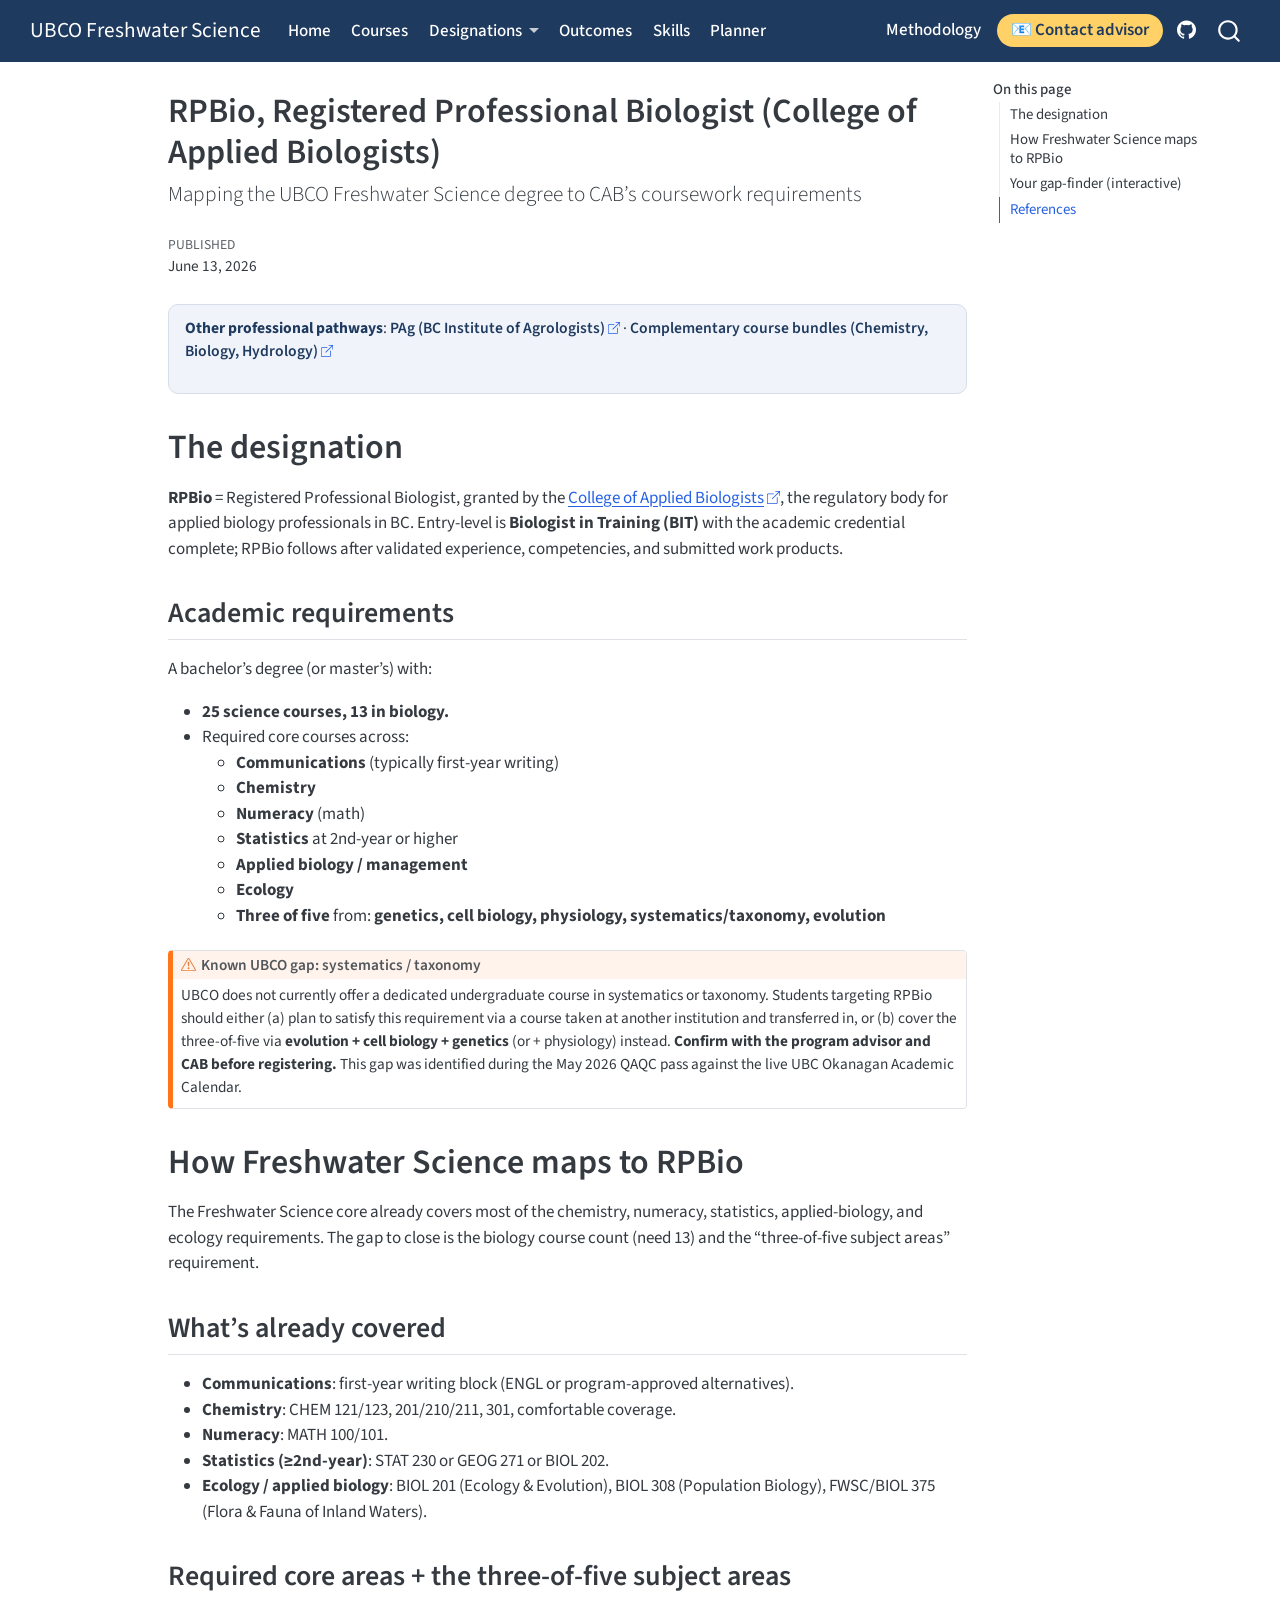
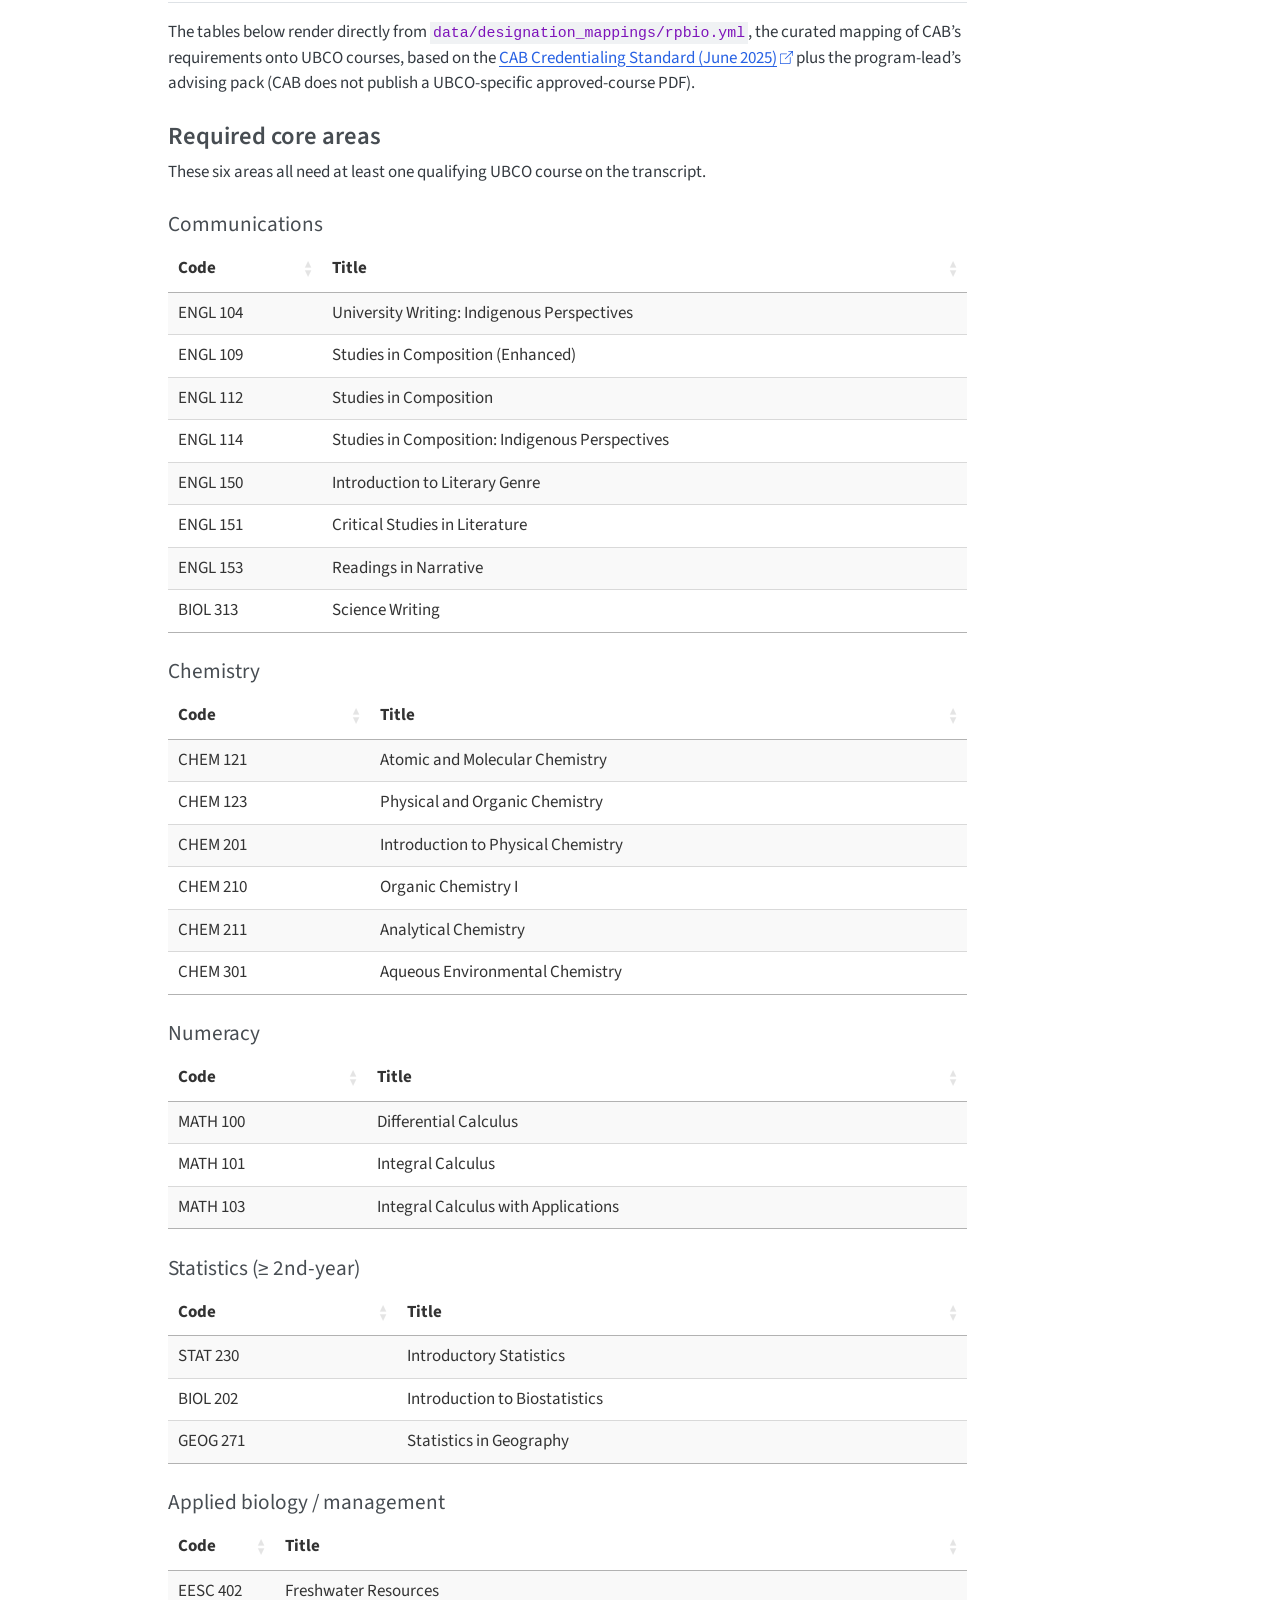
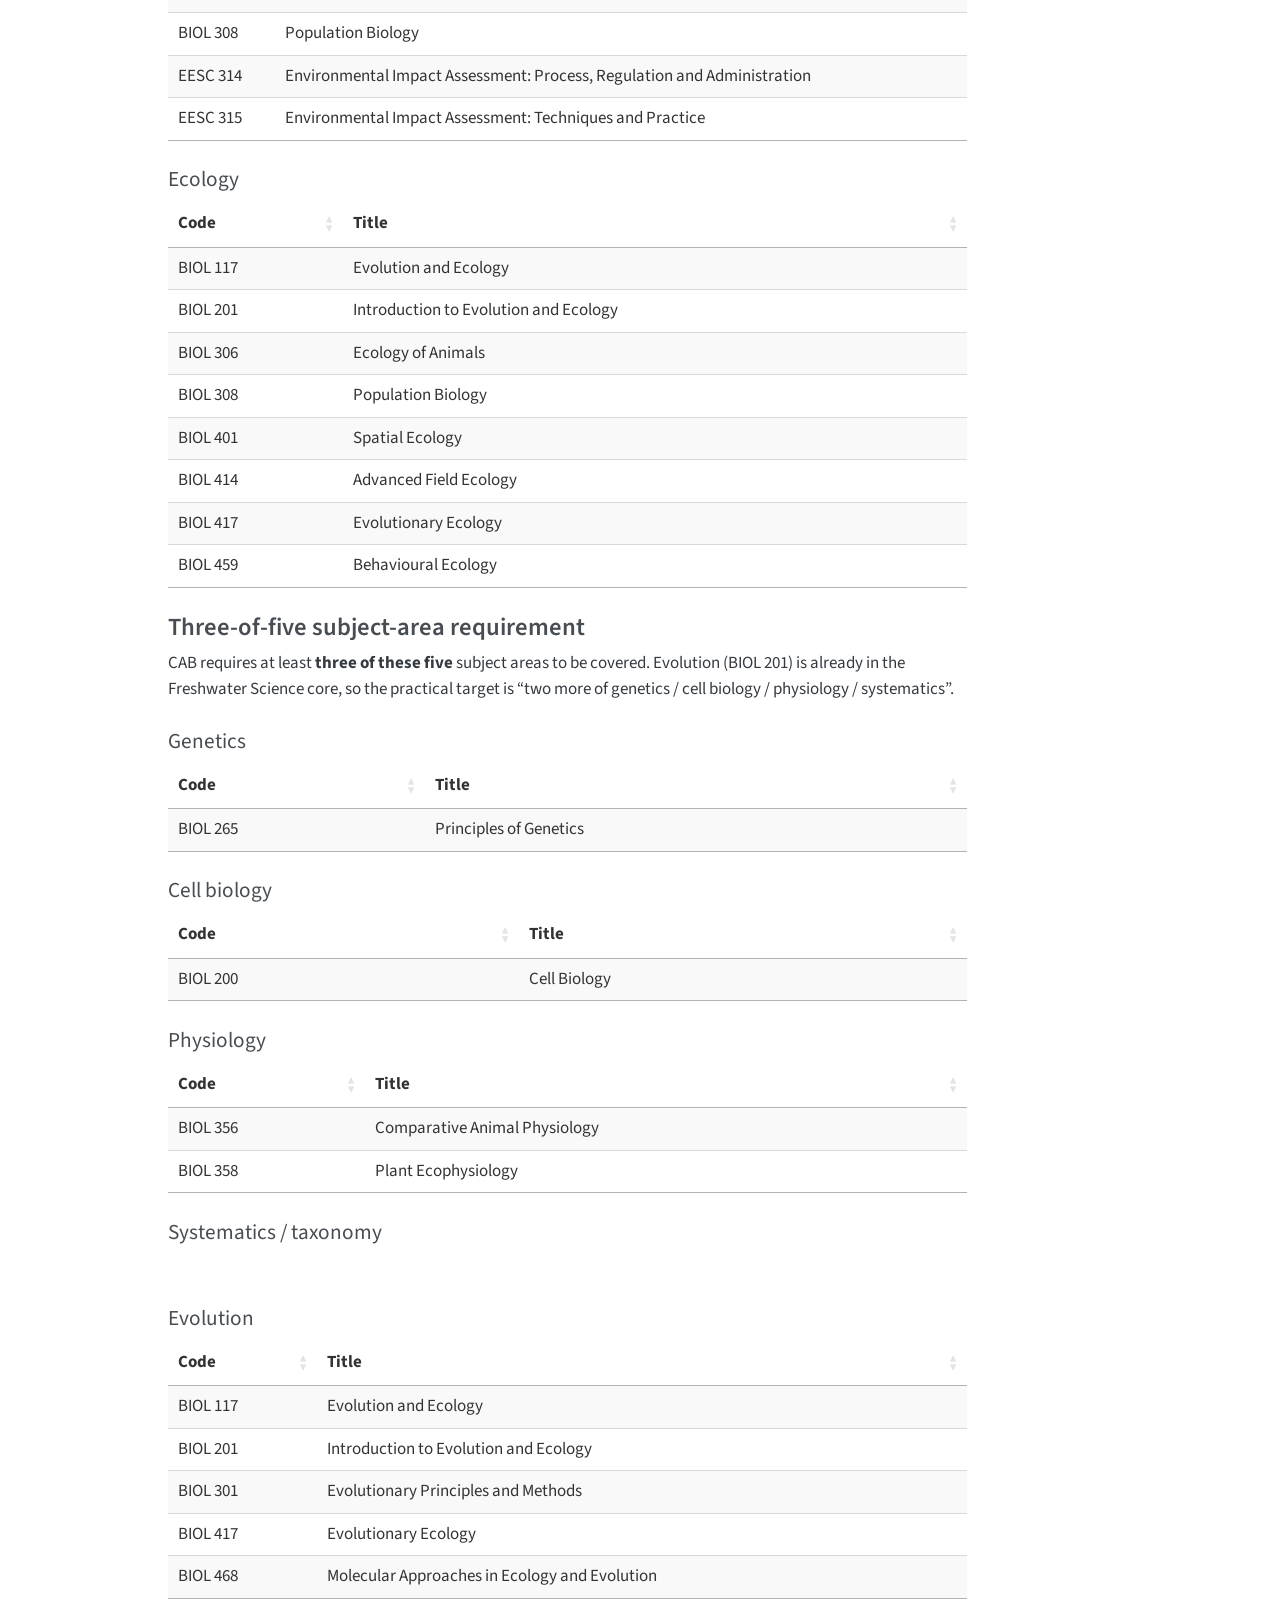
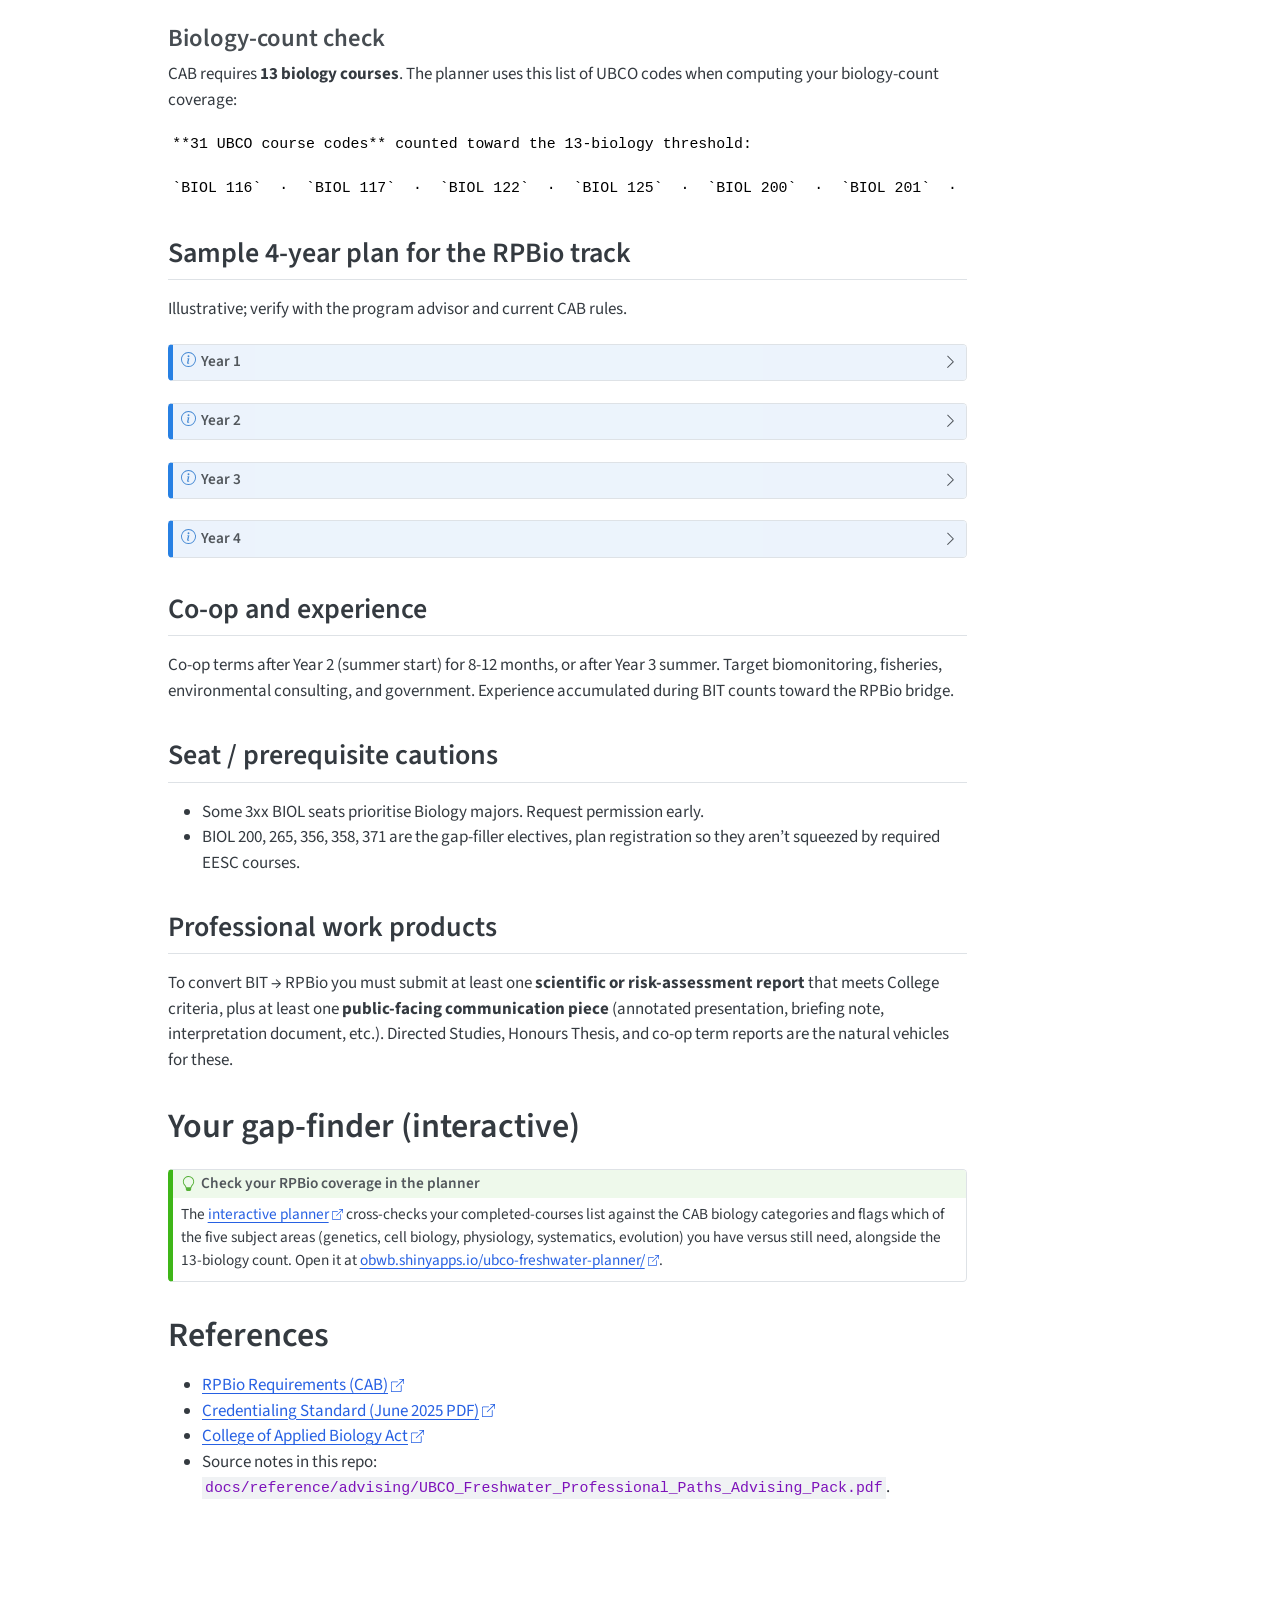
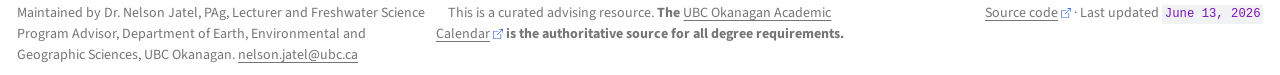
<file: designations/rpbio.html>
<!DOCTYPE html>
<html xmlns="http://www.w3.org/1999/xhtml" lang="en" xml:lang="en"><head>

<meta charset="utf-8">
<meta name="generator" content="quarto-1.9.38">

<meta name="viewport" content="width=device-width, initial-scale=1.0, user-scalable=yes">

<meta name="dcterms.date" content="2026-06-13">

<title>RPBio, Registered Professional Biologist (College of Applied Biologists) – UBCO Freshwater Science</title>
<style>
/* Default styles provided by pandoc.
** See https://pandoc.org/MANUAL.html#variables-for-html for config info.
*/
code{white-space: pre-wrap;}
span.smallcaps{font-variant: small-caps;}
div.columns{display: flex; gap: min(4vw, 1.5em);}
div.column{flex: auto; overflow-x: auto;}
div.hanging-indent{margin-left: 1.5em; text-indent: -1.5em;}
ul.task-list{list-style: none;}
ul.task-list li input[type="checkbox"] {
  width: 0.8em;
  margin: 0 0.8em 0.2em -1em; /* quarto-specific, see https://github.com/quarto-dev/quarto-cli/issues/4556 */ 
  vertical-align: middle;
}
</style>


<script src="../site_libs/quarto-nav/quarto-nav.js"></script>
<script src="../site_libs/quarto-nav/headroom.min.js"></script>
<script src="../site_libs/clipboard/clipboard.min.js"></script>
<script src="../site_libs/quarto-search/autocomplete.umd.js"></script>
<script src="../site_libs/quarto-search/fuse.min.js"></script>
<script src="../site_libs/quarto-search/quarto-search.js"></script>
<meta name="quarto:offset" content="../">
<link href="../assets/favicon.png" rel="icon" type="image/png">
<script src="../site_libs/quarto-html/quarto.js" type="module"></script>
<script src="../site_libs/quarto-html/tabsets/tabsets.js" type="module"></script>
<script src="../site_libs/quarto-html/popper.min.js"></script>
<script src="../site_libs/quarto-html/tippy.umd.min.js"></script>
<script src="../site_libs/quarto-html/anchor.min.js"></script>
<link href="../site_libs/quarto-html/tippy.css" rel="stylesheet">
<link href="../site_libs/quarto-html/quarto-syntax-highlighting-15634bcf2e68342d4ad2dfa704d543f6.css" rel="stylesheet" id="quarto-text-highlighting-styles">
<script src="../site_libs/bootstrap/bootstrap.min.js"></script>
<link href="../site_libs/bootstrap/bootstrap-icons.css" rel="stylesheet">
<link href="../site_libs/bootstrap/bootstrap-db3cd5afc68202fcd75d887aeeb89524.min.css" rel="stylesheet" append-hash="true" id="quarto-bootstrap" data-mode="light">
<script id="quarto-search-options" type="application/json">{
  "location": "navbar",
  "copy-button": false,
  "collapse-after": 3,
  "panel-placement": "end",
  "type": "overlay",
  "limit": 50,
  "keyboard-shortcut": [
    "f",
    "/",
    "s"
  ],
  "show-item-context": false,
  "language": {
    "search-no-results-text": "No results",
    "search-matching-documents-text": "matching documents",
    "search-copy-link-title": "Copy link to search",
    "search-hide-matches-text": "Hide additional matches",
    "search-more-match-text": "more match in this document",
    "search-more-matches-text": "more matches in this document",
    "search-clear-button-title": "Clear",
    "search-text-placeholder": "",
    "search-detached-cancel-button-title": "Cancel",
    "search-submit-button-title": "Submit",
    "search-label": "Search"
  }
}</script>
<style>html{ scroll-behavior: smooth; }</style>
<link href="../site_libs/htmltools-fill-0.5.9/fill.css" rel="stylesheet">
<script src="../site_libs/htmlwidgets-1.6.4/htmlwidgets.js"></script>
<link href="../site_libs/datatables-css-0.0.0/datatables-crosstalk.css" rel="stylesheet">
<script src="../site_libs/datatables-binding-0.34.0/datatables.js"></script>
<script src="../site_libs/jquery-3.6.0/jquery-3.6.0.min.js"></script>
<link href="../site_libs/dt-core-1.13.6/css/jquery.dataTables.min.css" rel="stylesheet">
<link href="../site_libs/dt-core-1.13.6/css/jquery.dataTables.extra.css" rel="stylesheet">
<script src="../site_libs/dt-core-1.13.6/js/jquery.dataTables.min.js"></script>
<link href="../site_libs/crosstalk-1.2.2/css/crosstalk.min.css" rel="stylesheet">
<script src="../site_libs/crosstalk-1.2.2/js/crosstalk.min.js"></script>


<link rel="stylesheet" href="../assets/styles.css">
</head>

<body class="nav-fixed quarto-light">

<div id="quarto-search-results"></div>
  <header id="quarto-header" class="headroom fixed-top">
    <nav class="navbar navbar-expand-lg " data-bs-theme="dark">
      <div class="navbar-container container-fluid">
      <div class="navbar-brand-container mx-auto">
    <a class="navbar-brand" href="../index.html">
    <span class="navbar-title">UBCO Freshwater Science</span>
    </a>
  </div>
            <div id="quarto-search" class="" title="Search"></div>
          <button class="navbar-toggler" type="button" data-bs-toggle="collapse" data-bs-target="#navbarCollapse" aria-controls="navbarCollapse" role="menu" aria-expanded="false" aria-label="Toggle navigation" onclick="if (window.quartoToggleHeadroom) { window.quartoToggleHeadroom(); }">
  <span class="navbar-toggler-icon"></span>
</button>
          <div class="collapse navbar-collapse" id="navbarCollapse">
            <ul class="navbar-nav navbar-nav-scroll me-auto">
  <li class="nav-item">
    <a class="nav-link" href="../index.html"> 
<span class="menu-text">Home</span></a>
  </li>  
  <li class="nav-item">
    <a class="nav-link" href="../courses/index.html"> 
<span class="menu-text">Courses</span></a>
  </li>  
  <li class="nav-item dropdown ">
    <a class="nav-link dropdown-toggle" href="#" id="nav-menu-designations" role="link" data-bs-toggle="dropdown" aria-expanded="false">
 <span class="menu-text">Designations</span>
    </a>
    <ul class="dropdown-menu" aria-labelledby="nav-menu-designations">    
        <li>
    <a class="dropdown-item" href="../designations/pag.html">
 <span class="dropdown-text">PAg (BC Institute of Agrologists)</span></a>
  </li>  
        <li>
    <a class="dropdown-item" href="../designations/rpbio.html">
 <span class="dropdown-text">RPBio (College of Applied Biology)</span></a>
  </li>  
        <li>
    <a class="dropdown-item" href="../designations/complementary.html">
 <span class="dropdown-text">Complementary pathways</span></a>
  </li>  
    </ul>
  </li>
  <li class="nav-item">
    <a class="nav-link" href="../outcomes/index.html"> 
<span class="menu-text">Outcomes</span></a>
  </li>  
  <li class="nav-item">
    <a class="nav-link" href="../skills/index.html"> 
<span class="menu-text">Skills</span></a>
  </li>  
  <li class="nav-item">
    <a class="nav-link" href="https://obwb.shinyapps.io/ubco-freshwater-planner/" target="_blank"> 
<span class="menu-text">Planner</span></a>
  </li>  
</ul>
            <ul class="navbar-nav navbar-nav-scroll ms-auto">
  <li class="nav-item">
    <a class="nav-link" href="../docs/methodology.html"> 
<span class="menu-text">Methodology</span></a>
  </li>  
  <li class="nav-item">
    <a class="nav-link" href="mailto:nelson.jatel@ubc.ca?subject=UBCO%20Freshwater%20Science%20-%20Student%20enquiry"> 
<span class="menu-text">📧 Contact advisor</span></a>
  </li>  
  <li class="nav-item compact">
    <a class="nav-link" href="https://github.com/DrNelsonJatel/UBCO_Freshwater_Science_Program"> <i class="bi bi-github" role="img" aria-label="GitHub">
</i> 
<span class="menu-text"></span></a>
  </li>  
</ul>
          </div> <!-- /navcollapse -->
            <div class="quarto-navbar-tools">
</div>
      </div> <!-- /container-fluid -->
    </nav>
</header>
<!-- content -->
<div id="quarto-content" class="quarto-container page-columns page-rows-contents page-layout-article page-navbar">
<!-- sidebar -->
<!-- margin-sidebar -->
    <div id="quarto-margin-sidebar" class="sidebar margin-sidebar">
        <nav id="TOC" role="doc-toc" class="toc-active">
    <h2 id="toc-title">On this page</h2>
   
  <ul>
  <li><a href="#the-designation" id="toc-the-designation" class="nav-link active" data-scroll-target="#the-designation">The designation</a>
  <ul class="collapse">
  <li><a href="#academic-requirements" id="toc-academic-requirements" class="nav-link" data-scroll-target="#academic-requirements">Academic requirements</a></li>
  </ul></li>
  <li><a href="#how-freshwater-science-maps-to-rpbio" id="toc-how-freshwater-science-maps-to-rpbio" class="nav-link" data-scroll-target="#how-freshwater-science-maps-to-rpbio">How Freshwater Science maps to RPBio</a>
  <ul class="collapse">
  <li><a href="#whats-already-covered" id="toc-whats-already-covered" class="nav-link" data-scroll-target="#whats-already-covered">What’s already covered</a></li>
  <li><a href="#required-core-areas-the-three-of-five-subject-areas" id="toc-required-core-areas-the-three-of-five-subject-areas" class="nav-link" data-scroll-target="#required-core-areas-the-three-of-five-subject-areas">Required core areas + the three-of-five subject areas</a>
  <ul class="collapse">
  <li><a href="#required-core-areas" id="toc-required-core-areas" class="nav-link" data-scroll-target="#required-core-areas">Required core areas</a></li>
  <li><a href="#three-of-five-subject-area-requirement" id="toc-three-of-five-subject-area-requirement" class="nav-link" data-scroll-target="#three-of-five-subject-area-requirement">Three-of-five subject-area requirement</a></li>
  <li><a href="#biology-count-check" id="toc-biology-count-check" class="nav-link" data-scroll-target="#biology-count-check">Biology-count check</a></li>
  </ul></li>
  <li><a href="#sample-4-year-plan-for-the-rpbio-track" id="toc-sample-4-year-plan-for-the-rpbio-track" class="nav-link" data-scroll-target="#sample-4-year-plan-for-the-rpbio-track">Sample 4-year plan for the RPBio track</a></li>
  <li><a href="#co-op-and-experience" id="toc-co-op-and-experience" class="nav-link" data-scroll-target="#co-op-and-experience">Co-op and experience</a></li>
  <li><a href="#seat-prerequisite-cautions" id="toc-seat-prerequisite-cautions" class="nav-link" data-scroll-target="#seat-prerequisite-cautions">Seat / prerequisite cautions</a></li>
  <li><a href="#professional-work-products" id="toc-professional-work-products" class="nav-link" data-scroll-target="#professional-work-products">Professional work products</a></li>
  </ul></li>
  <li><a href="#your-gap-finder-interactive" id="toc-your-gap-finder-interactive" class="nav-link" data-scroll-target="#your-gap-finder-interactive">Your gap-finder (interactive)</a></li>
  <li><a href="#references" id="toc-references" class="nav-link" data-scroll-target="#references">References</a></li>
  </ul>
</nav>
    </div>
<!-- main -->
<main class="content" id="quarto-document-content">

<header id="title-block-header" class="quarto-title-block default">
<div class="quarto-title">
<h1 class="title">RPBio, Registered Professional Biologist (College of Applied Biologists)</h1>
<p class="subtitle lead">Mapping the UBCO Freshwater Science degree to CAB’s coursework requirements</p>
</div>



<div class="quarto-title-meta">

    
    <div>
    <div class="quarto-title-meta-heading">Published</div>
    <div class="quarto-title-meta-contents">
      <p class="date">June 13, 2026</p>
    </div>
  </div>
  
    
  </div>
  


</header>


<div class="designation-nav">
<p><strong>Other professional pathways</strong>: <a href="../designations/pag.html">PAg (BC Institute of Agrologists)</a> · <a href="../designations/complementary.html">Complementary course bundles (Chemistry, Biology, Hydrology)</a></p>
</div>
<section id="the-designation" class="level1">
<h1>The designation</h1>
<p><strong>RPBio</strong> = Registered Professional Biologist, granted by the <a href="https://cab-bc.org/">College of Applied Biologists</a>, the regulatory body for applied biology professionals in BC. Entry-level is <strong>Biologist in Training (BIT)</strong> with the academic credential complete; RPBio follows after validated experience, competencies, and submitted work products.</p>
<section id="academic-requirements" class="level2">
<h2 class="anchored" data-anchor-id="academic-requirements">Academic requirements</h2>
<p>A bachelor’s degree (or master’s) with:</p>
<ul>
<li><strong>25 science courses, 13 in biology.</strong></li>
<li>Required core courses across:
<ul>
<li><strong>Communications</strong> (typically first-year writing)</li>
<li><strong>Chemistry</strong></li>
<li><strong>Numeracy</strong> (math)</li>
<li><strong>Statistics</strong> at 2nd-year or higher</li>
<li><strong>Applied biology / management</strong></li>
<li><strong>Ecology</strong></li>
<li><strong>Three of five</strong> from: <strong>genetics, cell biology, physiology, systematics/taxonomy, evolution</strong></li>
</ul></li>
</ul>
<div class="callout callout-style-default callout-warning callout-titled">
<div class="callout-header d-flex align-content-center">
<div class="callout-icon-container">
<i class="callout-icon"></i>
</div>
<div class="callout-title-container flex-fill">
<span class="screen-reader-only">Warning</span>Known UBCO gap: systematics / taxonomy
</div>
</div>
<div class="callout-body-container callout-body">
<p>UBCO does not currently offer a dedicated undergraduate course in systematics or taxonomy. Students targeting RPBio should either (a) plan to satisfy this requirement via a course taken at another institution and transferred in, or (b) cover the three-of-five via <strong>evolution + cell biology + genetics</strong> (or + physiology) instead. <strong>Confirm with the program advisor and CAB before registering.</strong> This gap was identified during the May 2026 QAQC pass against the live UBC Okanagan Academic Calendar.</p>
</div>
</div>
</section>
</section>
<section id="how-freshwater-science-maps-to-rpbio" class="level1">
<h1>How Freshwater Science maps to RPBio</h1>
<p>The Freshwater Science core already covers most of the chemistry, numeracy, statistics, applied-biology, and ecology requirements. The gap to close is the biology course count (need 13) and the “three-of-five subject areas” requirement.</p>
<section id="whats-already-covered" class="level2">
<h2 class="anchored" data-anchor-id="whats-already-covered">What’s already covered</h2>
<ul>
<li><strong>Communications</strong>: first-year writing block (ENGL or program-approved alternatives).</li>
<li><strong>Chemistry</strong>: CHEM 121/123, 201/210/211, 301, comfortable coverage.</li>
<li><strong>Numeracy</strong>: MATH 100/101.</li>
<li><strong>Statistics (≥2nd-year)</strong>: STAT 230 or GEOG 271 or BIOL 202.</li>
<li><strong>Ecology / applied biology</strong>: BIOL 201 (Ecology &amp; Evolution), BIOL 308 (Population Biology), FWSC/BIOL 375 (Flora &amp; Fauna of Inland Waters).</li>
</ul>
</section>
<section id="required-core-areas-the-three-of-five-subject-areas" class="level2">
<h2 class="anchored" data-anchor-id="required-core-areas-the-three-of-five-subject-areas">Required core areas + the three-of-five subject areas</h2>
<p>The tables below render directly from <code>data/designation_mappings/rpbio.yml</code>, the curated mapping of CAB’s requirements onto UBCO courses, based on the <a href="https://cab-bc.org/wp-content/uploads/Credentialing_Standard_June-2025.pdf">CAB Credentialing Standard (June 2025)</a> plus the program-lead’s advising pack (CAB does not publish a UBCO-specific approved-course PDF).</p>
<section id="required-core-areas" class="level3">
<h3 class="anchored" data-anchor-id="required-core-areas">Required core areas</h3>
<p>These six areas all need at least one qualifying UBCO course on the transcript.</p>
<section id="communications" class="level4">
<h4 class="anchored" data-anchor-id="communications">Communications</h4>
<div class="cell">
<div class="cell-output-display">
<div class="datatables html-widget html-fill-item" id="htmlwidget-82648be39111883edd18" style="width:100%;height:auto;"></div>
<script type="application/json" data-for="htmlwidget-82648be39111883edd18">{"x":{"filter":"none","vertical":false,"data":[["ENGL 104","ENGL 109","ENGL 112","ENGL 114","ENGL 150","ENGL 151","ENGL 153","BIOL 313","EESC 398"],["University Writing: Indigenous Perspectives","Studies in Composition (Enhanced)","Studies in Composition","Studies in Composition: Indigenous Perspectives","Introduction to Literary Genre","Critical Studies in Literature","Readings in Narrative","Science Writing","Technical Communication"]],"container":"<table class=\"display\">\n  <thead>\n    <tr>\n      <th>Code<\/th>\n      <th>Title<\/th>\n    <\/tr>\n  <\/thead>\n<\/table>","options":{"pageLength":8,"dom":"t","columnDefs":[{"className":"dt-left","targets":"_all"},{"name":"Code","targets":0},{"name":"Title","targets":1}],"order":[],"autoWidth":false,"orderClasses":false,"lengthMenu":[8,10,25,50,100]}},"evals":[],"jsHooks":[]}</script>
</div>
</div>
</section>
<section id="chemistry" class="level4">
<h4 class="anchored" data-anchor-id="chemistry">Chemistry</h4>
<div class="cell">
<div class="cell-output-display">
<div class="datatables html-widget html-fill-item" id="htmlwidget-3c8b62332924b2f9b9d6" style="width:100%;height:auto;"></div>
<script type="application/json" data-for="htmlwidget-3c8b62332924b2f9b9d6">{"x":{"filter":"none","vertical":false,"data":[["CHEM 121","CHEM 123","CHEM 201","CHEM 210","CHEM 211","CHEM 301"],["Atomic and Molecular Chemistry","Physical and Organic Chemistry","Introduction to Physical Chemistry","Organic Chemistry I","Analytical Chemistry","Aqueous Environmental Chemistry"]],"container":"<table class=\"display\">\n  <thead>\n    <tr>\n      <th>Code<\/th>\n      <th>Title<\/th>\n    <\/tr>\n  <\/thead>\n<\/table>","options":{"pageLength":8,"dom":"t","columnDefs":[{"className":"dt-left","targets":"_all"},{"name":"Code","targets":0},{"name":"Title","targets":1}],"order":[],"autoWidth":false,"orderClasses":false,"lengthMenu":[8,10,25,50,100]}},"evals":[],"jsHooks":[]}</script>
</div>
</div>
</section>
<section id="numeracy" class="level4">
<h4 class="anchored" data-anchor-id="numeracy">Numeracy</h4>
<div class="cell">
<div class="cell-output-display">
<div class="datatables html-widget html-fill-item" id="htmlwidget-4a6d29d94baeb5103cd7" style="width:100%;height:auto;"></div>
<script type="application/json" data-for="htmlwidget-4a6d29d94baeb5103cd7">{"x":{"filter":"none","vertical":false,"data":[["MATH 100","MATH 101","MATH 103"],["Differential Calculus","Integral Calculus","Integral Calculus with Applications"]],"container":"<table class=\"display\">\n  <thead>\n    <tr>\n      <th>Code<\/th>\n      <th>Title<\/th>\n    <\/tr>\n  <\/thead>\n<\/table>","options":{"pageLength":8,"dom":"t","columnDefs":[{"className":"dt-left","targets":"_all"},{"name":"Code","targets":0},{"name":"Title","targets":1}],"order":[],"autoWidth":false,"orderClasses":false,"lengthMenu":[8,10,25,50,100]}},"evals":[],"jsHooks":[]}</script>
</div>
</div>
</section>
<section id="statistics-2nd-year" class="level4">
<h4 class="anchored" data-anchor-id="statistics-2nd-year">Statistics (≥ 2nd-year)</h4>
<div class="cell">
<div class="cell-output-display">
<div class="datatables html-widget html-fill-item" id="htmlwidget-ab2453833e102f87f146" style="width:100%;height:auto;"></div>
<script type="application/json" data-for="htmlwidget-ab2453833e102f87f146">{"x":{"filter":"none","vertical":false,"data":[["STAT 230","BIOL 202","GEOG 271"],["Introductory Statistics","Introduction to Biostatistics","Statistics in Geography"]],"container":"<table class=\"display\">\n  <thead>\n    <tr>\n      <th>Code<\/th>\n      <th>Title<\/th>\n    <\/tr>\n  <\/thead>\n<\/table>","options":{"pageLength":8,"dom":"t","columnDefs":[{"className":"dt-left","targets":"_all"},{"name":"Code","targets":0},{"name":"Title","targets":1}],"order":[],"autoWidth":false,"orderClasses":false,"lengthMenu":[8,10,25,50,100]}},"evals":[],"jsHooks":[]}</script>
</div>
</div>
</section>
<section id="applied-biology-management" class="level4">
<h4 class="anchored" data-anchor-id="applied-biology-management">Applied biology / management</h4>
<div class="cell">
<div class="cell-output-display">
<div class="datatables html-widget html-fill-item" id="htmlwidget-f04561fef04455ec5bfd" style="width:100%;height:auto;"></div>
<script type="application/json" data-for="htmlwidget-f04561fef04455ec5bfd">{"x":{"filter":"none","vertical":false,"data":[["EESC 402","BIOL 308","EESC 314","EESC 315"],["Freshwater Resources","Population Biology","Environmental Impact Assessment: Process, Regulation and Administration","Environmental Impact Assessment: Techniques and Practice"]],"container":"<table class=\"display\">\n  <thead>\n    <tr>\n      <th>Code<\/th>\n      <th>Title<\/th>\n    <\/tr>\n  <\/thead>\n<\/table>","options":{"pageLength":8,"dom":"t","columnDefs":[{"className":"dt-left","targets":"_all"},{"name":"Code","targets":0},{"name":"Title","targets":1}],"order":[],"autoWidth":false,"orderClasses":false,"lengthMenu":[8,10,25,50,100]}},"evals":[],"jsHooks":[]}</script>
</div>
</div>
</section>
<section id="ecology" class="level4">
<h4 class="anchored" data-anchor-id="ecology">Ecology</h4>
<div class="cell">
<div class="cell-output-display">
<div class="datatables html-widget html-fill-item" id="htmlwidget-e1d753a6094b5d31ee39" style="width:100%;height:auto;"></div>
<script type="application/json" data-for="htmlwidget-e1d753a6094b5d31ee39">{"x":{"filter":"none","vertical":false,"data":[["BIOL 117","BIOL 201","BIOL 306","BIOL 308","BIOL 401","BIOL 414","BIOL 417","BIOL 459","EESC 301","FWSC 375"],["Evolution and Ecology","Introduction to Evolution and Ecology","Ecology of Animals","Population Biology","Spatial Ecology","Advanced Field Ecology","Evolutionary Ecology","Behavioural Ecology","Limnology","Flora and Fauna of Inland Waters (cross-listed BIOL 375)"]],"container":"<table class=\"display\">\n  <thead>\n    <tr>\n      <th>Code<\/th>\n      <th>Title<\/th>\n    <\/tr>\n  <\/thead>\n<\/table>","options":{"pageLength":8,"dom":"t","columnDefs":[{"className":"dt-left","targets":"_all"},{"name":"Code","targets":0},{"name":"Title","targets":1}],"order":[],"autoWidth":false,"orderClasses":false,"lengthMenu":[8,10,25,50,100]}},"evals":[],"jsHooks":[]}</script>
</div>
</div>
</section>
</section>
<section id="three-of-five-subject-area-requirement" class="level3">
<h3 class="anchored" data-anchor-id="three-of-five-subject-area-requirement">Three-of-five subject-area requirement</h3>
<p>CAB requires at least <strong>three of these five</strong> subject areas to be covered. Evolution (BIOL 201) is already in the Freshwater Science core, so the practical target is “two more of genetics / cell biology / physiology / systematics”.</p>
<section id="genetics" class="level4">
<h4 class="anchored" data-anchor-id="genetics">Genetics</h4>
<div class="cell">
<div class="cell-output-display">
<div class="datatables html-widget html-fill-item" id="htmlwidget-3343a091fea110607824" style="width:100%;height:auto;"></div>
<script type="application/json" data-for="htmlwidget-3343a091fea110607824">{"x":{"filter":"none","vertical":false,"data":[["BIOL 265"],["Principles of Genetics"]],"container":"<table class=\"display\">\n  <thead>\n    <tr>\n      <th>Code<\/th>\n      <th>Title<\/th>\n    <\/tr>\n  <\/thead>\n<\/table>","options":{"pageLength":8,"dom":"t","columnDefs":[{"className":"dt-left","targets":"_all"},{"name":"Code","targets":0},{"name":"Title","targets":1}],"order":[],"autoWidth":false,"orderClasses":false,"lengthMenu":[8,10,25,50,100]}},"evals":[],"jsHooks":[]}</script>
</div>
</div>
</section>
<section id="cell-biology" class="level4">
<h4 class="anchored" data-anchor-id="cell-biology">Cell biology</h4>
<div class="cell">
<div class="cell-output-display">
<div class="datatables html-widget html-fill-item" id="htmlwidget-1d709af735fcc3345c74" style="width:100%;height:auto;"></div>
<script type="application/json" data-for="htmlwidget-1d709af735fcc3345c74">{"x":{"filter":"none","vertical":false,"data":[["BIOL 200"],["Cell Biology"]],"container":"<table class=\"display\">\n  <thead>\n    <tr>\n      <th>Code<\/th>\n      <th>Title<\/th>\n    <\/tr>\n  <\/thead>\n<\/table>","options":{"pageLength":8,"dom":"t","columnDefs":[{"className":"dt-left","targets":"_all"},{"name":"Code","targets":0},{"name":"Title","targets":1}],"order":[],"autoWidth":false,"orderClasses":false,"lengthMenu":[8,10,25,50,100]}},"evals":[],"jsHooks":[]}</script>
</div>
</div>
</section>
<section id="physiology" class="level4">
<h4 class="anchored" data-anchor-id="physiology">Physiology</h4>
<div class="cell">
<div class="cell-output-display">
<div class="datatables html-widget html-fill-item" id="htmlwidget-37565a523096f704c6f0" style="width:100%;height:auto;"></div>
<script type="application/json" data-for="htmlwidget-37565a523096f704c6f0">{"x":{"filter":"none","vertical":false,"data":[["BIOL 356","BIOL 358"],["Comparative Animal Physiology","Plant Ecophysiology"]],"container":"<table class=\"display\">\n  <thead>\n    <tr>\n      <th>Code<\/th>\n      <th>Title<\/th>\n    <\/tr>\n  <\/thead>\n<\/table>","options":{"pageLength":8,"dom":"t","columnDefs":[{"className":"dt-left","targets":"_all"},{"name":"Code","targets":0},{"name":"Title","targets":1}],"order":[],"autoWidth":false,"orderClasses":false,"lengthMenu":[8,10,25,50,100]}},"evals":[],"jsHooks":[]}</script>
</div>
</div>
</section>
<section id="systematics-taxonomy" class="level4">
<h4 class="anchored" data-anchor-id="systematics-taxonomy">Systematics / taxonomy</h4>
<div class="cell">
<div class="cell-output-display">
<div class="datatables html-widget html-fill-item" id="htmlwidget-8e04013a4058fe12164f" style="width:100%;height:auto;"></div>
<script type="application/json" data-for="htmlwidget-8e04013a4058fe12164f">{"x":null,"evals":[],"jsHooks":[]}</script>
</div>
</div>
</section>
<section id="evolution" class="level4">
<h4 class="anchored" data-anchor-id="evolution">Evolution</h4>
<div class="cell">
<div class="cell-output-display">
<div class="datatables html-widget html-fill-item" id="htmlwidget-193606c207d7f431869e" style="width:100%;height:auto;"></div>
<script type="application/json" data-for="htmlwidget-193606c207d7f431869e">{"x":{"filter":"none","vertical":false,"data":[["BIOL 117","BIOL 201","BIOL 301","BIOL 417","BIOL 468"],["Evolution and Ecology","Introduction to Evolution and Ecology","Evolutionary Principles and Methods","Evolutionary Ecology","Molecular Approaches in Ecology and Evolution"]],"container":"<table class=\"display\">\n  <thead>\n    <tr>\n      <th>Code<\/th>\n      <th>Title<\/th>\n    <\/tr>\n  <\/thead>\n<\/table>","options":{"pageLength":8,"dom":"t","columnDefs":[{"className":"dt-left","targets":"_all"},{"name":"Code","targets":0},{"name":"Title","targets":1}],"order":[],"autoWidth":false,"orderClasses":false,"lengthMenu":[8,10,25,50,100]}},"evals":[],"jsHooks":[]}</script>
</div>
</div>
</section>
</section>
<section id="biology-count-check" class="level3">
<h3 class="anchored" data-anchor-id="biology-count-check">Biology-count check</h3>
<p>CAB requires <strong>13 biology courses</strong>. The planner uses this list of UBCO codes when computing your biology-count coverage:</p>
<div class="cell">
<div class="cell-output cell-output-stdout">
<pre><code>**31 UBCO course codes** counted toward the 13-biology threshold:

`BIOL 116`  ·  `BIOL 117`  ·  `BIOL 122`  ·  `BIOL 125`  ·  `BIOL 200`  ·  `BIOL 201`  ·  `BIOL 202`  ·  `BIOL 204`  ·  `BIOL 205`  ·  `BIOL 209`  ·  `BIOL 210`  ·  `BIOL 228`  ·  `BIOL 265`  ·  `BIOL 306`  ·  `BIOL 308`  ·  `BIOL 311`  ·  `BIOL 319`  ·  `BIOL 354`  ·  `BIOL 356`  ·  `BIOL 358`  ·  `BIOL 363`  ·  `BIOL 364`  ·  `BIOL 366`  ·  `BIOL 375`  ·  `FWSC 375`  ·  `BIOL 414`  ·  `BIOL 417`  ·  `BIOL 459`  ·  `BIOL 468`  ·  `EESC 301`  ·  `EESC 402`</code></pre>
</div>
</div>
</section>
</section>
<section id="sample-4-year-plan-for-the-rpbio-track" class="level2">
<h2 class="anchored" data-anchor-id="sample-4-year-plan-for-the-rpbio-track">Sample 4-year plan for the RPBio track</h2>
<p>Illustrative; verify with the program advisor and current CAB rules.</p>
<div class="callout callout-style-default callout-note callout-titled">
<div class="callout-header d-flex align-content-center collapsed" data-bs-toggle="collapse" data-bs-target=".callout-2-contents" aria-controls="callout-2" aria-expanded="false" aria-label="Toggle callout">
<div class="callout-icon-container">
<i class="callout-icon"></i>
</div>
<div class="callout-title-container flex-fill">
<span class="screen-reader-only">Note</span>Year 1
</div>
<div class="callout-btn-toggle d-inline-block border-0 py-1 ps-1 pe-0 float-end"><i class="callout-toggle"></i></div>
</div>
<div id="callout-2" class="callout-2-contents callout-collapse collapse">
<div class="callout-body-container callout-body">
<ul>
<li><strong>T1</strong>: BIOL 116; CHEM 121; MATH 100; ENGL 109/112/114 (writing requirement); elective.</li>
<li><strong>T2</strong>: BIOL 125; the other of CHEM 121/123; PHYS 111 or 112; elective.</li>
</ul>
</div>
</div>
</div>
<div class="callout callout-style-default callout-note callout-titled">
<div class="callout-header d-flex align-content-center collapsed" data-bs-toggle="collapse" data-bs-target=".callout-3-contents" aria-controls="callout-3" aria-expanded="false" aria-label="Toggle callout">
<div class="callout-icon-container">
<i class="callout-icon"></i>
</div>
<div class="callout-title-container flex-fill">
<span class="screen-reader-only">Note</span>Year 2
</div>
<div class="callout-btn-toggle d-inline-block border-0 py-1 ps-1 pe-0 float-end"><i class="callout-toggle"></i></div>
</div>
<div id="callout-3" class="callout-3-contents callout-collapse collapse">
<div class="callout-body-container callout-body">
<ul>
<li><strong>T1</strong>: BIOL 201; STAT 230 / GEOG 271 / BIOL 202 (≥2nd-year stats); EESC 205 (Hydrology); elective.</li>
<li><strong>T2</strong>: EESC 222 (Geomorphology); CHEM 211; <strong>BIOL 200 (Cell)</strong>; elective.</li>
</ul>
</div>
</div>
</div>
<div class="callout callout-style-default callout-note callout-titled">
<div class="callout-header d-flex align-content-center collapsed" data-bs-toggle="collapse" data-bs-target=".callout-4-contents" aria-controls="callout-4" aria-expanded="false" aria-label="Toggle callout">
<div class="callout-icon-container">
<i class="callout-icon"></i>
</div>
<div class="callout-title-container flex-fill">
<span class="screen-reader-only">Note</span>Year 3
</div>
<div class="callout-btn-toggle d-inline-block border-0 py-1 ps-1 pe-0 float-end"><i class="callout-toggle"></i></div>
</div>
<div id="callout-4" class="callout-4-contents callout-collapse collapse">
<div class="callout-body-container callout-body">
<ul>
<li><strong>T1</strong>: EESC 301 (Limnology); FWSC/BIOL 375 (Flora &amp; Fauna of Inland Waters); CHEM 301; elective.</li>
<li><strong>T2</strong>: <strong>BIOL 265 (Genetics)</strong>; <strong>BIOL 356 or 358 (Physiology)</strong> or BIO upper-level toward the 13-biology count.</li>
</ul>
</div>
</div>
</div>
<div class="callout callout-style-default callout-note callout-titled">
<div class="callout-header d-flex align-content-center collapsed" data-bs-toggle="collapse" data-bs-target=".callout-5-contents" aria-controls="callout-5" aria-expanded="false" aria-label="Toggle callout">
<div class="callout-icon-container">
<i class="callout-icon"></i>
</div>
<div class="callout-title-container flex-fill">
<span class="screen-reader-only">Note</span>Year 4
</div>
<div class="callout-btn-toggle d-inline-block border-0 py-1 ps-1 pe-0 float-end"><i class="callout-toggle"></i></div>
</div>
<div id="callout-5" class="callout-5-contents callout-collapse collapse">
<div class="callout-body-container callout-body">
<ul>
<li><strong>T1</strong>: EESC 402 (Freshwater Resources); pick 1-2 of EESC 309 / 323 / 423 (geochem requirement); BIO upper-level (reaching the 13-BIO total).</li>
<li><strong>T2</strong>: EESC 342 (Hydrogeology) or EESC 413 (Analytical Methods); BIO upper-level; Directed Studies / Field / Special Topics.</li>
</ul>
</div>
</div>
</div>
</section>
<section id="co-op-and-experience" class="level2">
<h2 class="anchored" data-anchor-id="co-op-and-experience">Co-op and experience</h2>
<p>Co-op terms after Year 2 (summer start) for 8-12 months, or after Year 3 summer. Target biomonitoring, fisheries, environmental consulting, and government. Experience accumulated during BIT counts toward the RPBio bridge.</p>
</section>
<section id="seat-prerequisite-cautions" class="level2">
<h2 class="anchored" data-anchor-id="seat-prerequisite-cautions">Seat / prerequisite cautions</h2>
<ul>
<li>Some 3xx BIOL seats prioritise Biology majors. Request permission early.</li>
<li>BIOL 200, 265, 356, 358, 371 are the gap-filler electives, plan registration so they aren’t squeezed by required EESC courses.</li>
</ul>
</section>
<section id="professional-work-products" class="level2">
<h2 class="anchored" data-anchor-id="professional-work-products">Professional work products</h2>
<p>To convert BIT → RPBio you must submit at least one <strong>scientific or risk-assessment report</strong> that meets College criteria, plus at least one <strong>public-facing communication piece</strong> (annotated presentation, briefing note, interpretation document, etc.). Directed Studies, Honours Thesis, and co-op term reports are the natural vehicles for these.</p>
</section>
</section>
<section id="your-gap-finder-interactive" class="level1">
<h1>Your gap-finder (interactive)</h1>
<div class="callout callout-style-default callout-tip callout-titled">
<div class="callout-header d-flex align-content-center">
<div class="callout-icon-container">
<i class="callout-icon"></i>
</div>
<div class="callout-title-container flex-fill">
<span class="screen-reader-only">Tip</span>Check your RPBio coverage in the planner
</div>
</div>
<div class="callout-body-container callout-body">
<p>The <a href="../planner/index.html">interactive planner</a> cross-checks your completed-courses list against the CAB biology categories and flags which of the five subject areas (genetics, cell biology, physiology, systematics, evolution) you have versus still need, alongside the 13-biology count. Open it at <a href="https://obwb.shinyapps.io/ubco-freshwater-planner/" target="_blank">obwb.shinyapps.io/ubco-freshwater-planner/</a>.</p>
</div>
</div>
</section>
<section id="references" class="level1">
<h1>References</h1>
<ul>
<li><a href="https://cab-bc.org/applicant-self-assessment-tool-general-information/applicant-self-assessment-tool/rpbio-form/">RPBio Requirements (CAB)</a></li>
<li><a href="https://cab-bc.org/wp-content/uploads/Credentialing_Standard_June-2025.pdf">Credentialing Standard (June 2025 PDF)</a></li>
<li><a href="https://www.bclaws.gov.bc.ca/civix/document/id/consol14/consol14/00_02068_01">College of Applied Biology Act</a></li>
<li>Source notes in this repo: <code>docs/reference/advising/UBCO_Freshwater_Professional_Paths_Advising_Pack.pdf</code>.</li>
</ul>


</section>

</main> <!-- /main -->
<script id="quarto-html-after-body" type="application/javascript">
  window.document.addEventListener("DOMContentLoaded", function (event) {
    const icon = "";
    const anchorJS = new window.AnchorJS();
    anchorJS.options = {
      placement: 'right',
      icon: icon
    };
    anchorJS.add('.anchored');
    const isCodeAnnotation = (el) => {
      for (const clz of el.classList) {
        if (clz.startsWith('code-annotation-')) {                     
          return true;
        }
      }
      return false;
    }
    const onCopySuccess = function(e) {
      // button target
      const button = e.trigger;
      // don't keep focus
      button.blur();
      // flash "checked"
      button.classList.add('code-copy-button-checked');
      var currentTitle = button.getAttribute("title");
      button.setAttribute("title", "Copied!");
      let tooltip;
      if (window.bootstrap) {
        button.setAttribute("data-bs-toggle", "tooltip");
        button.setAttribute("data-bs-placement", "left");
        button.setAttribute("data-bs-title", "Copied!");
        tooltip = new bootstrap.Tooltip(button, 
          { trigger: "manual", 
            customClass: "code-copy-button-tooltip",
            offset: [0, -8]});
        tooltip.show();    
      }
      setTimeout(function() {
        if (tooltip) {
          tooltip.hide();
          button.removeAttribute("data-bs-title");
          button.removeAttribute("data-bs-toggle");
          button.removeAttribute("data-bs-placement");
        }
        button.setAttribute("title", currentTitle);
        button.classList.remove('code-copy-button-checked');
      }, 1000);
      // clear code selection
      e.clearSelection();
    }
    const getTextToCopy = function(trigger) {
      const outerScaffold = trigger.parentElement.cloneNode(true);
      const codeEl = outerScaffold.querySelector('code');
      for (const childEl of codeEl.children) {
        if (isCodeAnnotation(childEl)) {
          childEl.remove();
        }
      }
      return codeEl.innerText;
    }
    const clipboard = new window.ClipboardJS('.code-copy-button:not([data-in-quarto-modal])', {
      text: getTextToCopy
    });
    clipboard.on('success', onCopySuccess);
    if (window.document.getElementById('quarto-embedded-source-code-modal')) {
      const clipboardModal = new window.ClipboardJS('.code-copy-button[data-in-quarto-modal]', {
        text: getTextToCopy,
        container: window.document.getElementById('quarto-embedded-source-code-modal')
      });
      clipboardModal.on('success', onCopySuccess);
    }
      var localhostRegex = new RegExp(/^(?:http|https):\/\/localhost\:?[0-9]*\//);
      var mailtoRegex = new RegExp(/^mailto:/);
        var filterRegex = new RegExp("https:\/\/drnelsonjatel\.github\.io\/UBCO_Freshwater_Science_Program\/");
      var isInternal = (href) => {
          return filterRegex.test(href) || localhostRegex.test(href) || mailtoRegex.test(href);
      }
      // Inspect non-navigation links and adorn them if external
     var links = window.document.querySelectorAll('a[href]:not(.nav-link):not(.navbar-brand):not(.toc-action):not(.sidebar-link):not(.sidebar-item-toggle):not(.pagination-link):not(.no-external):not([aria-hidden]):not(.dropdown-item):not(.quarto-navigation-tool):not(.about-link)');
      for (var i=0; i<links.length; i++) {
        const link = links[i];
        if (!isInternal(link.href)) {
          // undo the damage that might have been done by quarto-nav.js in the case of
          // links that we want to consider external
          if (link.dataset.originalHref !== undefined) {
            link.href = link.dataset.originalHref;
          }
            // target, if specified
            link.setAttribute("target", "_blank");
            if (link.getAttribute("rel") === null) {
              link.setAttribute("rel", "noopener");
            }
            // default icon
            link.classList.add("external");
        }
      }
    function tippyHover(el, contentFn, onTriggerFn, onUntriggerFn) {
      const config = {
        allowHTML: true,
        maxWidth: 500,
        delay: 100,
        arrow: false,
        appendTo: function(el) {
            return el.parentElement;
        },
        interactive: true,
        interactiveBorder: 10,
        theme: 'quarto',
        placement: 'bottom-start',
      };
      if (contentFn) {
        config.content = contentFn;
      }
      if (onTriggerFn) {
        config.onTrigger = onTriggerFn;
      }
      if (onUntriggerFn) {
        config.onUntrigger = onUntriggerFn;
      }
      window.tippy(el, config); 
    }
    const noterefs = window.document.querySelectorAll('a[role="doc-noteref"]');
    for (var i=0; i<noterefs.length; i++) {
      const ref = noterefs[i];
      tippyHover(ref, function() {
        // use id or data attribute instead here
        let href = ref.getAttribute('data-footnote-href') || ref.getAttribute('href');
        try { href = new URL(href).hash; } catch {}
        const id = href.replace(/^#\/?/, "");
        const note = window.document.getElementById(id);
        if (note) {
          return note.innerHTML;
        } else {
          return "";
        }
      });
    }
    const xrefs = window.document.querySelectorAll('a.quarto-xref');
    const processXRef = (id, note) => {
      // Strip column container classes
      const stripColumnClz = (el) => {
        el.classList.remove("page-full", "page-columns");
        if (el.children) {
          for (const child of el.children) {
            stripColumnClz(child);
          }
        }
      }
      stripColumnClz(note)
      if (id === null || id.startsWith('sec-')) {
        // Special case sections, only their first couple elements
        const container = document.createElement("div");
        if (note.children && note.children.length > 2) {
          container.appendChild(note.children[0].cloneNode(true));
          for (let i = 1; i < note.children.length; i++) {
            const child = note.children[i];
            if (child.tagName === "P" && child.innerText === "") {
              continue;
            } else {
              container.appendChild(child.cloneNode(true));
              break;
            }
          }
          if (window.Quarto?.typesetMath) {
            window.Quarto.typesetMath(container);
          }
          return container.innerHTML
        } else {
          if (window.Quarto?.typesetMath) {
            window.Quarto.typesetMath(note);
          }
          return note.innerHTML;
        }
      } else {
        // Remove any anchor links if they are present
        const anchorLink = note.querySelector('a.anchorjs-link');
        if (anchorLink) {
          anchorLink.remove();
        }
        if (window.Quarto?.typesetMath) {
          window.Quarto.typesetMath(note);
        }
        if (note.classList.contains("callout")) {
          return note.outerHTML;
        } else {
          return note.innerHTML;
        }
      }
    }
    for (var i=0; i<xrefs.length; i++) {
      const xref = xrefs[i];
      tippyHover(xref, undefined, function(instance) {
        instance.disable();
        let url = xref.getAttribute('href');
        let hash = undefined; 
        if (url.startsWith('#')) {
          hash = url;
        } else {
          try { hash = new URL(url).hash; } catch {}
        }
        if (hash) {
          const id = hash.replace(/^#\/?/, "");
          const note = window.document.getElementById(id);
          if (note !== null) {
            try {
              const html = processXRef(id, note.cloneNode(true));
              instance.setContent(html);
            } finally {
              instance.enable();
              instance.show();
            }
          } else {
            // See if we can fetch this
            fetch(url.split('#')[0])
            .then(res => res.text())
            .then(html => {
              const parser = new DOMParser();
              const htmlDoc = parser.parseFromString(html, "text/html");
              const note = htmlDoc.getElementById(id);
              if (note !== null) {
                const html = processXRef(id, note);
                instance.setContent(html);
              } 
            }).finally(() => {
              instance.enable();
              instance.show();
            });
          }
        } else {
          // See if we can fetch a full url (with no hash to target)
          // This is a special case and we should probably do some content thinning / targeting
          fetch(url)
          .then(res => res.text())
          .then(html => {
            const parser = new DOMParser();
            const htmlDoc = parser.parseFromString(html, "text/html");
            const note = htmlDoc.querySelector('main.content');
            if (note !== null) {
              // This should only happen for chapter cross references
              // (since there is no id in the URL)
              // remove the first header
              if (note.children.length > 0 && note.children[0].tagName === "HEADER") {
                note.children[0].remove();
              }
              const html = processXRef(null, note);
              instance.setContent(html);
            } 
          }).finally(() => {
            instance.enable();
            instance.show();
          });
        }
      }, function(instance) {
      });
    }
        let selectedAnnoteEl;
        const selectorForAnnotation = ( cell, annotation) => {
          let cellAttr = 'data-code-cell="' + cell + '"';
          let lineAttr = 'data-code-annotation="' +  annotation + '"';
          const selector = 'span[' + cellAttr + '][' + lineAttr + ']';
          return selector;
        }
        const selectCodeLines = (annoteEl) => {
          const doc = window.document;
          const targetCell = annoteEl.getAttribute("data-target-cell");
          const targetAnnotation = annoteEl.getAttribute("data-target-annotation");
          const annoteSpan = window.document.querySelector(selectorForAnnotation(targetCell, targetAnnotation));
          const lines = annoteSpan.getAttribute("data-code-lines").split(",");
          const lineIds = lines.map((line) => {
            return targetCell + "-" + line;
          })
          let top = null;
          let height = null;
          let parent = null;
          if (lineIds.length > 0) {
              //compute the position of the single el (top and bottom and make a div)
              const el = window.document.getElementById(lineIds[0]);
              top = el.offsetTop;
              height = el.offsetHeight;
              parent = el.parentElement.parentElement;
            if (lineIds.length > 1) {
              const lastEl = window.document.getElementById(lineIds[lineIds.length - 1]);
              const bottom = lastEl.offsetTop + lastEl.offsetHeight;
              height = bottom - top;
            }
            if (top !== null && height !== null && parent !== null) {
              // cook up a div (if necessary) and position it 
              let div = window.document.getElementById("code-annotation-line-highlight");
              if (div === null) {
                div = window.document.createElement("div");
                div.setAttribute("id", "code-annotation-line-highlight");
                div.style.position = 'absolute';
                parent.appendChild(div);
              }
              div.style.top = top - 2 + "px";
              div.style.height = height + 4 + "px";
              div.style.left = 0;
              let gutterDiv = window.document.getElementById("code-annotation-line-highlight-gutter");
              if (gutterDiv === null) {
                gutterDiv = window.document.createElement("div");
                gutterDiv.setAttribute("id", "code-annotation-line-highlight-gutter");
                gutterDiv.style.position = 'absolute';
                const codeCell = window.document.getElementById(targetCell);
                const gutter = codeCell.querySelector('.code-annotation-gutter');
                gutter.appendChild(gutterDiv);
              }
              gutterDiv.style.top = top - 2 + "px";
              gutterDiv.style.height = height + 4 + "px";
            }
            selectedAnnoteEl = annoteEl;
          }
        };
        const unselectCodeLines = () => {
          const elementsIds = ["code-annotation-line-highlight", "code-annotation-line-highlight-gutter"];
          elementsIds.forEach((elId) => {
            const div = window.document.getElementById(elId);
            if (div) {
              div.remove();
            }
          });
          selectedAnnoteEl = undefined;
        };
          // Handle positioning of the toggle
      window.addEventListener(
        "resize",
        throttle(() => {
          elRect = undefined;
          if (selectedAnnoteEl) {
            selectCodeLines(selectedAnnoteEl);
          }
        }, 10)
      );
      function throttle(fn, ms) {
      let throttle = false;
      let timer;
        return (...args) => {
          if(!throttle) { // first call gets through
              fn.apply(this, args);
              throttle = true;
          } else { // all the others get throttled
              if(timer) clearTimeout(timer); // cancel #2
              timer = setTimeout(() => {
                fn.apply(this, args);
                timer = throttle = false;
              }, ms);
          }
        };
      }
        // Attach click handler to the DT
        const annoteDls = window.document.querySelectorAll('dt[data-target-cell]');
        for (const annoteDlNode of annoteDls) {
          annoteDlNode.addEventListener('click', (event) => {
            const clickedEl = event.target;
            if (clickedEl !== selectedAnnoteEl) {
              unselectCodeLines();
              const activeEl = window.document.querySelector('dt[data-target-cell].code-annotation-active');
              if (activeEl) {
                activeEl.classList.remove('code-annotation-active');
              }
              selectCodeLines(clickedEl);
              clickedEl.classList.add('code-annotation-active');
            } else {
              // Unselect the line
              unselectCodeLines();
              clickedEl.classList.remove('code-annotation-active');
            }
          });
        }
    const findCites = (el) => {
      const parentEl = el.parentElement;
      if (parentEl) {
        const cites = parentEl.dataset.cites;
        if (cites) {
          return {
            el,
            cites: cites.split(' ')
          };
        } else {
          return findCites(el.parentElement)
        }
      } else {
        return undefined;
      }
    };
    var bibliorefs = window.document.querySelectorAll('a[role="doc-biblioref"]');
    for (var i=0; i<bibliorefs.length; i++) {
      const ref = bibliorefs[i];
      const citeInfo = findCites(ref);
      if (citeInfo) {
        tippyHover(citeInfo.el, function() {
          var popup = window.document.createElement('div');
          citeInfo.cites.forEach(function(cite) {
            var citeDiv = window.document.createElement('div');
            citeDiv.classList.add('hanging-indent');
            citeDiv.classList.add('csl-entry');
            var biblioDiv = window.document.getElementById('ref-' + cite);
            if (biblioDiv) {
              citeDiv.innerHTML = biblioDiv.innerHTML;
            }
            popup.appendChild(citeDiv);
          });
          return popup.innerHTML;
        });
      }
    }
  });
  </script>
</div> <!-- /content -->
<footer class="footer">
  <div class="nav-footer">
    <div class="nav-footer-left">
<p>Maintained by Dr.&nbsp;Nelson Jatel, PAg, Lecturer and Freshwater Science Program Advisor, Department of Earth, Environmental and Geographic Sciences, UBC Okanagan. <a href="mailto:nelson.jatel@ubc.ca">nelson.jatel@ubc.ca</a></p>
</div>   
    <div class="nav-footer-center">
<p>This is a curated advising resource. <strong>The <a href="https://okanagan.calendar.ubc.ca/">UBC Okanagan Academic Calendar</a> is the authoritative source for all degree requirements.</strong></p>
</div>
    <div class="nav-footer-right">
<p><a href="https://github.com/DrNelsonJatel/UBCO_Freshwater_Science_Program">Source code</a> · Last updated <code>June 13, 2026</code></p>
</div>
  </div>
</footer>




<script src="../site_libs/quarto-html/zenscroll-min.js"></script>
</body></html>
</file>
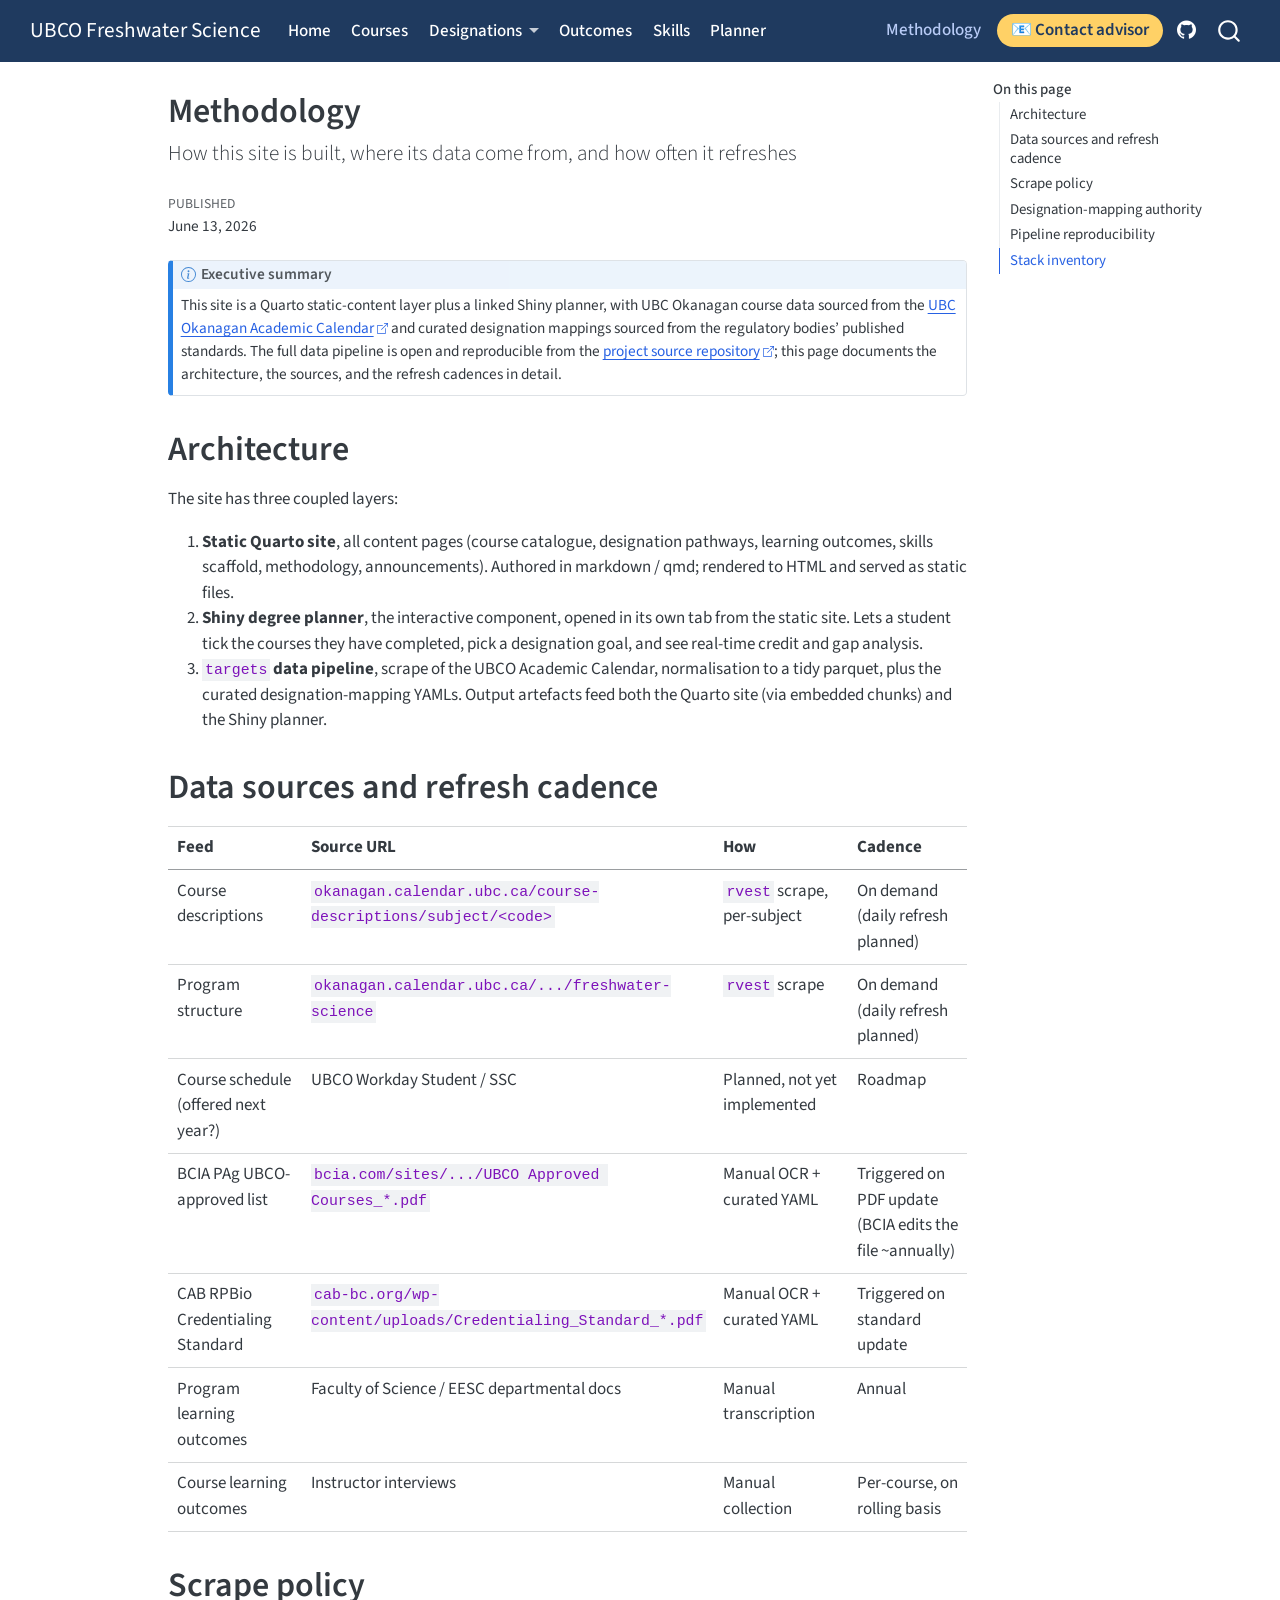
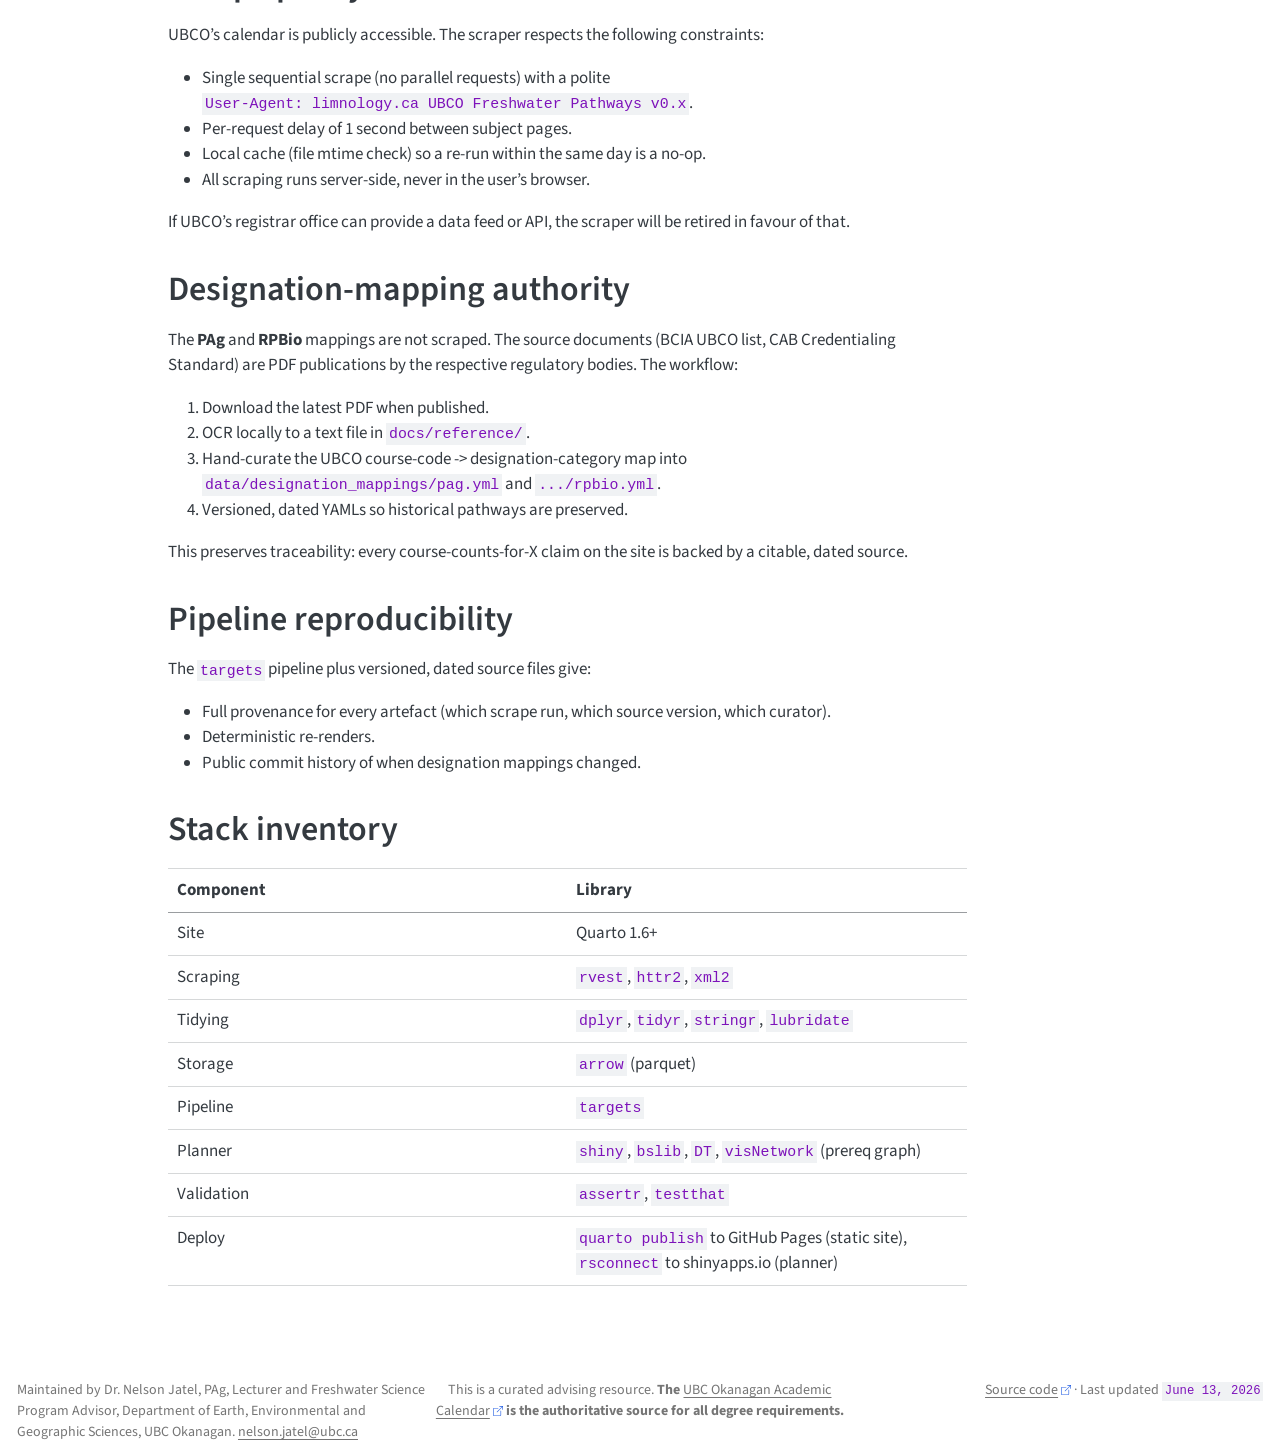
<file: docs/methodology.html>
<!DOCTYPE html>
<html xmlns="http://www.w3.org/1999/xhtml" lang="en" xml:lang="en"><head>

<meta charset="utf-8">
<meta name="generator" content="quarto-1.9.38">

<meta name="viewport" content="width=device-width, initial-scale=1.0, user-scalable=yes">

<meta name="dcterms.date" content="2026-06-13">

<title>Methodology – UBCO Freshwater Science</title>
<style>
/* Default styles provided by pandoc.
** See https://pandoc.org/MANUAL.html#variables-for-html for config info.
*/
code{white-space: pre-wrap;}
span.smallcaps{font-variant: small-caps;}
div.columns{display: flex; gap: min(4vw, 1.5em);}
div.column{flex: auto; overflow-x: auto;}
div.hanging-indent{margin-left: 1.5em; text-indent: -1.5em;}
ul.task-list{list-style: none;}
ul.task-list li input[type="checkbox"] {
  width: 0.8em;
  margin: 0 0.8em 0.2em -1em; /* quarto-specific, see https://github.com/quarto-dev/quarto-cli/issues/4556 */ 
  vertical-align: middle;
}
</style>


<script src="../site_libs/quarto-nav/quarto-nav.js"></script>
<script src="../site_libs/quarto-nav/headroom.min.js"></script>
<script src="../site_libs/clipboard/clipboard.min.js"></script>
<script src="../site_libs/quarto-search/autocomplete.umd.js"></script>
<script src="../site_libs/quarto-search/fuse.min.js"></script>
<script src="../site_libs/quarto-search/quarto-search.js"></script>
<meta name="quarto:offset" content="../">
<link href="../assets/favicon.png" rel="icon" type="image/png">
<script src="../site_libs/quarto-html/quarto.js" type="module"></script>
<script src="../site_libs/quarto-html/tabsets/tabsets.js" type="module"></script>
<script src="../site_libs/quarto-html/popper.min.js"></script>
<script src="../site_libs/quarto-html/tippy.umd.min.js"></script>
<script src="../site_libs/quarto-html/anchor.min.js"></script>
<link href="../site_libs/quarto-html/tippy.css" rel="stylesheet">
<link href="../site_libs/quarto-html/quarto-syntax-highlighting-15634bcf2e68342d4ad2dfa704d543f6.css" rel="stylesheet" id="quarto-text-highlighting-styles">
<script src="../site_libs/bootstrap/bootstrap.min.js"></script>
<link href="../site_libs/bootstrap/bootstrap-icons.css" rel="stylesheet">
<link href="../site_libs/bootstrap/bootstrap-db3cd5afc68202fcd75d887aeeb89524.min.css" rel="stylesheet" append-hash="true" id="quarto-bootstrap" data-mode="light">
<script id="quarto-search-options" type="application/json">{
  "location": "navbar",
  "copy-button": false,
  "collapse-after": 3,
  "panel-placement": "end",
  "type": "overlay",
  "limit": 50,
  "keyboard-shortcut": [
    "f",
    "/",
    "s"
  ],
  "show-item-context": false,
  "language": {
    "search-no-results-text": "No results",
    "search-matching-documents-text": "matching documents",
    "search-copy-link-title": "Copy link to search",
    "search-hide-matches-text": "Hide additional matches",
    "search-more-match-text": "more match in this document",
    "search-more-matches-text": "more matches in this document",
    "search-clear-button-title": "Clear",
    "search-text-placeholder": "",
    "search-detached-cancel-button-title": "Cancel",
    "search-submit-button-title": "Submit",
    "search-label": "Search"
  }
}</script>
<style>html{ scroll-behavior: smooth; }</style>


<link rel="stylesheet" href="../assets/styles.css">
</head>

<body class="nav-fixed quarto-light">

<div id="quarto-search-results"></div>
  <header id="quarto-header" class="headroom fixed-top">
    <nav class="navbar navbar-expand-lg " data-bs-theme="dark">
      <div class="navbar-container container-fluid">
      <div class="navbar-brand-container mx-auto">
    <a class="navbar-brand" href="../index.html">
    <span class="navbar-title">UBCO Freshwater Science</span>
    </a>
  </div>
            <div id="quarto-search" class="" title="Search"></div>
          <button class="navbar-toggler" type="button" data-bs-toggle="collapse" data-bs-target="#navbarCollapse" aria-controls="navbarCollapse" role="menu" aria-expanded="false" aria-label="Toggle navigation" onclick="if (window.quartoToggleHeadroom) { window.quartoToggleHeadroom(); }">
  <span class="navbar-toggler-icon"></span>
</button>
          <div class="collapse navbar-collapse" id="navbarCollapse">
            <ul class="navbar-nav navbar-nav-scroll me-auto">
  <li class="nav-item">
    <a class="nav-link" href="../index.html"> 
<span class="menu-text">Home</span></a>
  </li>  
  <li class="nav-item">
    <a class="nav-link" href="../courses/index.html"> 
<span class="menu-text">Courses</span></a>
  </li>  
  <li class="nav-item dropdown ">
    <a class="nav-link dropdown-toggle" href="#" id="nav-menu-designations" role="link" data-bs-toggle="dropdown" aria-expanded="false">
 <span class="menu-text">Designations</span>
    </a>
    <ul class="dropdown-menu" aria-labelledby="nav-menu-designations">    
        <li>
    <a class="dropdown-item" href="../designations/pag.html">
 <span class="dropdown-text">PAg (BC Institute of Agrologists)</span></a>
  </li>  
        <li>
    <a class="dropdown-item" href="../designations/rpbio.html">
 <span class="dropdown-text">RPBio (College of Applied Biology)</span></a>
  </li>  
        <li>
    <a class="dropdown-item" href="../designations/complementary.html">
 <span class="dropdown-text">Complementary pathways</span></a>
  </li>  
    </ul>
  </li>
  <li class="nav-item">
    <a class="nav-link" href="../outcomes/index.html"> 
<span class="menu-text">Outcomes</span></a>
  </li>  
  <li class="nav-item">
    <a class="nav-link" href="../skills/index.html"> 
<span class="menu-text">Skills</span></a>
  </li>  
  <li class="nav-item">
    <a class="nav-link" href="https://obwb.shinyapps.io/ubco-freshwater-planner/" target="_blank"> 
<span class="menu-text">Planner</span></a>
  </li>  
</ul>
            <ul class="navbar-nav navbar-nav-scroll ms-auto">
  <li class="nav-item">
    <a class="nav-link active" href="../docs/methodology.html" aria-current="page"> 
<span class="menu-text">Methodology</span></a>
  </li>  
  <li class="nav-item">
    <a class="nav-link" href="mailto:nelson.jatel@ubc.ca?subject=UBCO%20Freshwater%20Science%20-%20Student%20enquiry"> 
<span class="menu-text">📧 Contact advisor</span></a>
  </li>  
  <li class="nav-item compact">
    <a class="nav-link" href="https://github.com/DrNelsonJatel/UBCO_Freshwater_Science_Program"> <i class="bi bi-github" role="img" aria-label="GitHub">
</i> 
<span class="menu-text"></span></a>
  </li>  
</ul>
          </div> <!-- /navcollapse -->
            <div class="quarto-navbar-tools">
</div>
      </div> <!-- /container-fluid -->
    </nav>
</header>
<!-- content -->
<div id="quarto-content" class="quarto-container page-columns page-rows-contents page-layout-article page-navbar">
<!-- sidebar -->
<!-- margin-sidebar -->
    <div id="quarto-margin-sidebar" class="sidebar margin-sidebar">
        <nav id="TOC" role="doc-toc" class="toc-active">
    <h2 id="toc-title">On this page</h2>
   
  <ul>
  <li><a href="#architecture" id="toc-architecture" class="nav-link active" data-scroll-target="#architecture">Architecture</a></li>
  <li><a href="#data-sources-and-refresh-cadence" id="toc-data-sources-and-refresh-cadence" class="nav-link" data-scroll-target="#data-sources-and-refresh-cadence">Data sources and refresh cadence</a></li>
  <li><a href="#scrape-policy" id="toc-scrape-policy" class="nav-link" data-scroll-target="#scrape-policy">Scrape policy</a></li>
  <li><a href="#designation-mapping-authority" id="toc-designation-mapping-authority" class="nav-link" data-scroll-target="#designation-mapping-authority">Designation-mapping authority</a></li>
  <li><a href="#pipeline-reproducibility" id="toc-pipeline-reproducibility" class="nav-link" data-scroll-target="#pipeline-reproducibility">Pipeline reproducibility</a></li>
  <li><a href="#stack-inventory" id="toc-stack-inventory" class="nav-link" data-scroll-target="#stack-inventory">Stack inventory</a></li>
  </ul>
</nav>
    </div>
<!-- main -->
<main class="content" id="quarto-document-content">

<header id="title-block-header" class="quarto-title-block default">
<div class="quarto-title">
<h1 class="title">Methodology</h1>
<p class="subtitle lead">How this site is built, where its data come from, and how often it refreshes</p>
</div>



<div class="quarto-title-meta">

    
    <div>
    <div class="quarto-title-meta-heading">Published</div>
    <div class="quarto-title-meta-contents">
      <p class="date">June 13, 2026</p>
    </div>
  </div>
  
    
  </div>
  


</header>


<div class="callout callout-style-default callout-note callout-titled">
<div class="callout-header d-flex align-content-center">
<div class="callout-icon-container">
<i class="callout-icon"></i>
</div>
<div class="callout-title-container flex-fill">
<span class="screen-reader-only">Note</span>Executive summary
</div>
</div>
<div class="callout-body-container callout-body">
<p>This site is a Quarto static-content layer plus a linked Shiny planner, with UBC Okanagan course data sourced from the <a href="https://okanagan.calendar.ubc.ca/">UBC Okanagan Academic Calendar</a> and curated designation mappings sourced from the regulatory bodies’ published standards. The full data pipeline is open and reproducible from the <a href="https://github.com/DrNelsonJatel/UBCO_Freshwater_Science_Program">project source repository</a>; this page documents the architecture, the sources, and the refresh cadences in detail.</p>
</div>
</div>
<section id="architecture" class="level1">
<h1>Architecture</h1>
<p>The site has three coupled layers:</p>
<ol type="1">
<li><strong>Static Quarto site</strong>, all content pages (course catalogue, designation pathways, learning outcomes, skills scaffold, methodology, announcements). Authored in markdown / qmd; rendered to HTML and served as static files.</li>
<li><strong>Shiny degree planner</strong>, the interactive component, opened in its own tab from the static site. Lets a student tick the courses they have completed, pick a designation goal, and see real-time credit and gap analysis.</li>
<li><strong><code>targets</code> data pipeline</strong>, scrape of the UBCO Academic Calendar, normalisation to a tidy parquet, plus the curated designation-mapping YAMLs. Output artefacts feed both the Quarto site (via embedded chunks) and the Shiny planner.</li>
</ol>
</section>
<section id="data-sources-and-refresh-cadence" class="level1">
<h1>Data sources and refresh cadence</h1>
<table class="caption-top table">
<colgroup>
<col style="width: 25%">
<col style="width: 25%">
<col style="width: 25%">
<col style="width: 25%">
</colgroup>
<thead>
<tr class="header">
<th>Feed</th>
<th>Source URL</th>
<th>How</th>
<th>Cadence</th>
</tr>
</thead>
<tbody>
<tr class="odd">
<td>Course descriptions</td>
<td><code>okanagan.calendar.ubc.ca/course-descriptions/subject/&lt;code&gt;</code></td>
<td><code>rvest</code> scrape, per-subject</td>
<td>On demand (daily refresh planned)</td>
</tr>
<tr class="even">
<td>Program structure</td>
<td><code>okanagan.calendar.ubc.ca/.../freshwater-science</code></td>
<td><code>rvest</code> scrape</td>
<td>On demand (daily refresh planned)</td>
</tr>
<tr class="odd">
<td>Course schedule (offered next year?)</td>
<td>UBCO Workday Student / SSC</td>
<td>Planned, not yet implemented</td>
<td>Roadmap</td>
</tr>
<tr class="even">
<td>BCIA PAg UBCO-approved list</td>
<td><code>bcia.com/sites/.../UBCO Approved Courses_*.pdf</code></td>
<td>Manual OCR + curated YAML</td>
<td>Triggered on PDF update (BCIA edits the file ~annually)</td>
</tr>
<tr class="odd">
<td>CAB RPBio Credentialing Standard</td>
<td><code>cab-bc.org/wp-content/uploads/Credentialing_Standard_*.pdf</code></td>
<td>Manual OCR + curated YAML</td>
<td>Triggered on standard update</td>
</tr>
<tr class="even">
<td>Program learning outcomes</td>
<td>Faculty of Science / EESC departmental docs</td>
<td>Manual transcription</td>
<td>Annual</td>
</tr>
<tr class="odd">
<td>Course learning outcomes</td>
<td>Instructor interviews</td>
<td>Manual collection</td>
<td>Per-course, on rolling basis</td>
</tr>
</tbody>
</table>
</section>
<section id="scrape-policy" class="level1">
<h1>Scrape policy</h1>
<p>UBCO’s calendar is publicly accessible. The scraper respects the following constraints:</p>
<ul>
<li>Single sequential scrape (no parallel requests) with a polite <code>User-Agent: limnology.ca UBCO Freshwater Pathways v0.x</code>.</li>
<li>Per-request delay of 1 second between subject pages.</li>
<li>Local cache (file mtime check) so a re-run within the same day is a no-op.</li>
<li>All scraping runs server-side, never in the user’s browser.</li>
</ul>
<p>If UBCO’s registrar office can provide a data feed or API, the scraper will be retired in favour of that.</p>
</section>
<section id="designation-mapping-authority" class="level1">
<h1>Designation-mapping authority</h1>
<p>The <strong>PAg</strong> and <strong>RPBio</strong> mappings are not scraped. The source documents (BCIA UBCO list, CAB Credentialing Standard) are PDF publications by the respective regulatory bodies. The workflow:</p>
<ol type="1">
<li>Download the latest PDF when published.</li>
<li>OCR locally to a text file in <code>docs/reference/</code>.</li>
<li>Hand-curate the UBCO course-code -&gt; designation-category map into <code>data/designation_mappings/pag.yml</code> and <code>.../rpbio.yml</code>.</li>
<li>Versioned, dated YAMLs so historical pathways are preserved.</li>
</ol>
<p>This preserves traceability: every course-counts-for-X claim on the site is backed by a citable, dated source.</p>
</section>
<section id="pipeline-reproducibility" class="level1">
<h1>Pipeline reproducibility</h1>
<p>The <code>targets</code> pipeline plus versioned, dated source files give:</p>
<ul>
<li>Full provenance for every artefact (which scrape run, which source version, which curator).</li>
<li>Deterministic re-renders.</li>
<li>Public commit history of when designation mappings changed.</li>
</ul>
</section>
<section id="stack-inventory" class="level1">
<h1>Stack inventory</h1>
<table class="caption-top table">
<colgroup>
<col style="width: 50%">
<col style="width: 50%">
</colgroup>
<thead>
<tr class="header">
<th>Component</th>
<th>Library</th>
</tr>
</thead>
<tbody>
<tr class="odd">
<td>Site</td>
<td>Quarto 1.6+</td>
</tr>
<tr class="even">
<td>Scraping</td>
<td><code>rvest</code>, <code>httr2</code>, <code>xml2</code></td>
</tr>
<tr class="odd">
<td>Tidying</td>
<td><code>dplyr</code>, <code>tidyr</code>, <code>stringr</code>, <code>lubridate</code></td>
</tr>
<tr class="even">
<td>Storage</td>
<td><code>arrow</code> (parquet)</td>
</tr>
<tr class="odd">
<td>Pipeline</td>
<td><code>targets</code></td>
</tr>
<tr class="even">
<td>Planner</td>
<td><code>shiny</code>, <code>bslib</code>, <code>DT</code>, <code>visNetwork</code> (prereq graph)</td>
</tr>
<tr class="odd">
<td>Validation</td>
<td><code>assertr</code>, <code>testthat</code></td>
</tr>
<tr class="even">
<td>Deploy</td>
<td><code>quarto publish</code> to GitHub Pages (static site), <code>rsconnect</code> to shinyapps.io (planner)</td>
</tr>
</tbody>
</table>


</section>

</main> <!-- /main -->
<script id="quarto-html-after-body" type="application/javascript">
  window.document.addEventListener("DOMContentLoaded", function (event) {
    const icon = "";
    const anchorJS = new window.AnchorJS();
    anchorJS.options = {
      placement: 'right',
      icon: icon
    };
    anchorJS.add('.anchored');
    const isCodeAnnotation = (el) => {
      for (const clz of el.classList) {
        if (clz.startsWith('code-annotation-')) {                     
          return true;
        }
      }
      return false;
    }
    const onCopySuccess = function(e) {
      // button target
      const button = e.trigger;
      // don't keep focus
      button.blur();
      // flash "checked"
      button.classList.add('code-copy-button-checked');
      var currentTitle = button.getAttribute("title");
      button.setAttribute("title", "Copied!");
      let tooltip;
      if (window.bootstrap) {
        button.setAttribute("data-bs-toggle", "tooltip");
        button.setAttribute("data-bs-placement", "left");
        button.setAttribute("data-bs-title", "Copied!");
        tooltip = new bootstrap.Tooltip(button, 
          { trigger: "manual", 
            customClass: "code-copy-button-tooltip",
            offset: [0, -8]});
        tooltip.show();    
      }
      setTimeout(function() {
        if (tooltip) {
          tooltip.hide();
          button.removeAttribute("data-bs-title");
          button.removeAttribute("data-bs-toggle");
          button.removeAttribute("data-bs-placement");
        }
        button.setAttribute("title", currentTitle);
        button.classList.remove('code-copy-button-checked');
      }, 1000);
      // clear code selection
      e.clearSelection();
    }
    const getTextToCopy = function(trigger) {
      const outerScaffold = trigger.parentElement.cloneNode(true);
      const codeEl = outerScaffold.querySelector('code');
      for (const childEl of codeEl.children) {
        if (isCodeAnnotation(childEl)) {
          childEl.remove();
        }
      }
      return codeEl.innerText;
    }
    const clipboard = new window.ClipboardJS('.code-copy-button:not([data-in-quarto-modal])', {
      text: getTextToCopy
    });
    clipboard.on('success', onCopySuccess);
    if (window.document.getElementById('quarto-embedded-source-code-modal')) {
      const clipboardModal = new window.ClipboardJS('.code-copy-button[data-in-quarto-modal]', {
        text: getTextToCopy,
        container: window.document.getElementById('quarto-embedded-source-code-modal')
      });
      clipboardModal.on('success', onCopySuccess);
    }
      var localhostRegex = new RegExp(/^(?:http|https):\/\/localhost\:?[0-9]*\//);
      var mailtoRegex = new RegExp(/^mailto:/);
        var filterRegex = new RegExp("https:\/\/drnelsonjatel\.github\.io\/UBCO_Freshwater_Science_Program\/");
      var isInternal = (href) => {
          return filterRegex.test(href) || localhostRegex.test(href) || mailtoRegex.test(href);
      }
      // Inspect non-navigation links and adorn them if external
     var links = window.document.querySelectorAll('a[href]:not(.nav-link):not(.navbar-brand):not(.toc-action):not(.sidebar-link):not(.sidebar-item-toggle):not(.pagination-link):not(.no-external):not([aria-hidden]):not(.dropdown-item):not(.quarto-navigation-tool):not(.about-link)');
      for (var i=0; i<links.length; i++) {
        const link = links[i];
        if (!isInternal(link.href)) {
          // undo the damage that might have been done by quarto-nav.js in the case of
          // links that we want to consider external
          if (link.dataset.originalHref !== undefined) {
            link.href = link.dataset.originalHref;
          }
            // target, if specified
            link.setAttribute("target", "_blank");
            if (link.getAttribute("rel") === null) {
              link.setAttribute("rel", "noopener");
            }
            // default icon
            link.classList.add("external");
        }
      }
    function tippyHover(el, contentFn, onTriggerFn, onUntriggerFn) {
      const config = {
        allowHTML: true,
        maxWidth: 500,
        delay: 100,
        arrow: false,
        appendTo: function(el) {
            return el.parentElement;
        },
        interactive: true,
        interactiveBorder: 10,
        theme: 'quarto',
        placement: 'bottom-start',
      };
      if (contentFn) {
        config.content = contentFn;
      }
      if (onTriggerFn) {
        config.onTrigger = onTriggerFn;
      }
      if (onUntriggerFn) {
        config.onUntrigger = onUntriggerFn;
      }
      window.tippy(el, config); 
    }
    const noterefs = window.document.querySelectorAll('a[role="doc-noteref"]');
    for (var i=0; i<noterefs.length; i++) {
      const ref = noterefs[i];
      tippyHover(ref, function() {
        // use id or data attribute instead here
        let href = ref.getAttribute('data-footnote-href') || ref.getAttribute('href');
        try { href = new URL(href).hash; } catch {}
        const id = href.replace(/^#\/?/, "");
        const note = window.document.getElementById(id);
        if (note) {
          return note.innerHTML;
        } else {
          return "";
        }
      });
    }
    const xrefs = window.document.querySelectorAll('a.quarto-xref');
    const processXRef = (id, note) => {
      // Strip column container classes
      const stripColumnClz = (el) => {
        el.classList.remove("page-full", "page-columns");
        if (el.children) {
          for (const child of el.children) {
            stripColumnClz(child);
          }
        }
      }
      stripColumnClz(note)
      if (id === null || id.startsWith('sec-')) {
        // Special case sections, only their first couple elements
        const container = document.createElement("div");
        if (note.children && note.children.length > 2) {
          container.appendChild(note.children[0].cloneNode(true));
          for (let i = 1; i < note.children.length; i++) {
            const child = note.children[i];
            if (child.tagName === "P" && child.innerText === "") {
              continue;
            } else {
              container.appendChild(child.cloneNode(true));
              break;
            }
          }
          if (window.Quarto?.typesetMath) {
            window.Quarto.typesetMath(container);
          }
          return container.innerHTML
        } else {
          if (window.Quarto?.typesetMath) {
            window.Quarto.typesetMath(note);
          }
          return note.innerHTML;
        }
      } else {
        // Remove any anchor links if they are present
        const anchorLink = note.querySelector('a.anchorjs-link');
        if (anchorLink) {
          anchorLink.remove();
        }
        if (window.Quarto?.typesetMath) {
          window.Quarto.typesetMath(note);
        }
        if (note.classList.contains("callout")) {
          return note.outerHTML;
        } else {
          return note.innerHTML;
        }
      }
    }
    for (var i=0; i<xrefs.length; i++) {
      const xref = xrefs[i];
      tippyHover(xref, undefined, function(instance) {
        instance.disable();
        let url = xref.getAttribute('href');
        let hash = undefined; 
        if (url.startsWith('#')) {
          hash = url;
        } else {
          try { hash = new URL(url).hash; } catch {}
        }
        if (hash) {
          const id = hash.replace(/^#\/?/, "");
          const note = window.document.getElementById(id);
          if (note !== null) {
            try {
              const html = processXRef(id, note.cloneNode(true));
              instance.setContent(html);
            } finally {
              instance.enable();
              instance.show();
            }
          } else {
            // See if we can fetch this
            fetch(url.split('#')[0])
            .then(res => res.text())
            .then(html => {
              const parser = new DOMParser();
              const htmlDoc = parser.parseFromString(html, "text/html");
              const note = htmlDoc.getElementById(id);
              if (note !== null) {
                const html = processXRef(id, note);
                instance.setContent(html);
              } 
            }).finally(() => {
              instance.enable();
              instance.show();
            });
          }
        } else {
          // See if we can fetch a full url (with no hash to target)
          // This is a special case and we should probably do some content thinning / targeting
          fetch(url)
          .then(res => res.text())
          .then(html => {
            const parser = new DOMParser();
            const htmlDoc = parser.parseFromString(html, "text/html");
            const note = htmlDoc.querySelector('main.content');
            if (note !== null) {
              // This should only happen for chapter cross references
              // (since there is no id in the URL)
              // remove the first header
              if (note.children.length > 0 && note.children[0].tagName === "HEADER") {
                note.children[0].remove();
              }
              const html = processXRef(null, note);
              instance.setContent(html);
            } 
          }).finally(() => {
            instance.enable();
            instance.show();
          });
        }
      }, function(instance) {
      });
    }
        let selectedAnnoteEl;
        const selectorForAnnotation = ( cell, annotation) => {
          let cellAttr = 'data-code-cell="' + cell + '"';
          let lineAttr = 'data-code-annotation="' +  annotation + '"';
          const selector = 'span[' + cellAttr + '][' + lineAttr + ']';
          return selector;
        }
        const selectCodeLines = (annoteEl) => {
          const doc = window.document;
          const targetCell = annoteEl.getAttribute("data-target-cell");
          const targetAnnotation = annoteEl.getAttribute("data-target-annotation");
          const annoteSpan = window.document.querySelector(selectorForAnnotation(targetCell, targetAnnotation));
          const lines = annoteSpan.getAttribute("data-code-lines").split(",");
          const lineIds = lines.map((line) => {
            return targetCell + "-" + line;
          })
          let top = null;
          let height = null;
          let parent = null;
          if (lineIds.length > 0) {
              //compute the position of the single el (top and bottom and make a div)
              const el = window.document.getElementById(lineIds[0]);
              top = el.offsetTop;
              height = el.offsetHeight;
              parent = el.parentElement.parentElement;
            if (lineIds.length > 1) {
              const lastEl = window.document.getElementById(lineIds[lineIds.length - 1]);
              const bottom = lastEl.offsetTop + lastEl.offsetHeight;
              height = bottom - top;
            }
            if (top !== null && height !== null && parent !== null) {
              // cook up a div (if necessary) and position it 
              let div = window.document.getElementById("code-annotation-line-highlight");
              if (div === null) {
                div = window.document.createElement("div");
                div.setAttribute("id", "code-annotation-line-highlight");
                div.style.position = 'absolute';
                parent.appendChild(div);
              }
              div.style.top = top - 2 + "px";
              div.style.height = height + 4 + "px";
              div.style.left = 0;
              let gutterDiv = window.document.getElementById("code-annotation-line-highlight-gutter");
              if (gutterDiv === null) {
                gutterDiv = window.document.createElement("div");
                gutterDiv.setAttribute("id", "code-annotation-line-highlight-gutter");
                gutterDiv.style.position = 'absolute';
                const codeCell = window.document.getElementById(targetCell);
                const gutter = codeCell.querySelector('.code-annotation-gutter');
                gutter.appendChild(gutterDiv);
              }
              gutterDiv.style.top = top - 2 + "px";
              gutterDiv.style.height = height + 4 + "px";
            }
            selectedAnnoteEl = annoteEl;
          }
        };
        const unselectCodeLines = () => {
          const elementsIds = ["code-annotation-line-highlight", "code-annotation-line-highlight-gutter"];
          elementsIds.forEach((elId) => {
            const div = window.document.getElementById(elId);
            if (div) {
              div.remove();
            }
          });
          selectedAnnoteEl = undefined;
        };
          // Handle positioning of the toggle
      window.addEventListener(
        "resize",
        throttle(() => {
          elRect = undefined;
          if (selectedAnnoteEl) {
            selectCodeLines(selectedAnnoteEl);
          }
        }, 10)
      );
      function throttle(fn, ms) {
      let throttle = false;
      let timer;
        return (...args) => {
          if(!throttle) { // first call gets through
              fn.apply(this, args);
              throttle = true;
          } else { // all the others get throttled
              if(timer) clearTimeout(timer); // cancel #2
              timer = setTimeout(() => {
                fn.apply(this, args);
                timer = throttle = false;
              }, ms);
          }
        };
      }
        // Attach click handler to the DT
        const annoteDls = window.document.querySelectorAll('dt[data-target-cell]');
        for (const annoteDlNode of annoteDls) {
          annoteDlNode.addEventListener('click', (event) => {
            const clickedEl = event.target;
            if (clickedEl !== selectedAnnoteEl) {
              unselectCodeLines();
              const activeEl = window.document.querySelector('dt[data-target-cell].code-annotation-active');
              if (activeEl) {
                activeEl.classList.remove('code-annotation-active');
              }
              selectCodeLines(clickedEl);
              clickedEl.classList.add('code-annotation-active');
            } else {
              // Unselect the line
              unselectCodeLines();
              clickedEl.classList.remove('code-annotation-active');
            }
          });
        }
    const findCites = (el) => {
      const parentEl = el.parentElement;
      if (parentEl) {
        const cites = parentEl.dataset.cites;
        if (cites) {
          return {
            el,
            cites: cites.split(' ')
          };
        } else {
          return findCites(el.parentElement)
        }
      } else {
        return undefined;
      }
    };
    var bibliorefs = window.document.querySelectorAll('a[role="doc-biblioref"]');
    for (var i=0; i<bibliorefs.length; i++) {
      const ref = bibliorefs[i];
      const citeInfo = findCites(ref);
      if (citeInfo) {
        tippyHover(citeInfo.el, function() {
          var popup = window.document.createElement('div');
          citeInfo.cites.forEach(function(cite) {
            var citeDiv = window.document.createElement('div');
            citeDiv.classList.add('hanging-indent');
            citeDiv.classList.add('csl-entry');
            var biblioDiv = window.document.getElementById('ref-' + cite);
            if (biblioDiv) {
              citeDiv.innerHTML = biblioDiv.innerHTML;
            }
            popup.appendChild(citeDiv);
          });
          return popup.innerHTML;
        });
      }
    }
  });
  </script>
</div> <!-- /content -->
<footer class="footer">
  <div class="nav-footer">
    <div class="nav-footer-left">
<p>Maintained by Dr.&nbsp;Nelson Jatel, PAg, Lecturer and Freshwater Science Program Advisor, Department of Earth, Environmental and Geographic Sciences, UBC Okanagan. <a href="mailto:nelson.jatel@ubc.ca">nelson.jatel@ubc.ca</a></p>
</div>   
    <div class="nav-footer-center">
<p>This is a curated advising resource. <strong>The <a href="https://okanagan.calendar.ubc.ca/">UBC Okanagan Academic Calendar</a> is the authoritative source for all degree requirements.</strong></p>
</div>
    <div class="nav-footer-right">
<p><a href="https://github.com/DrNelsonJatel/UBCO_Freshwater_Science_Program">Source code</a> · Last updated <code>June 13, 2026</code></p>
</div>
  </div>
</footer>




<script src="../site_libs/quarto-html/zenscroll-min.js"></script>
</body></html>
</file>
<file: site_libs/quarto-html/tippy.css>
.tippy-box[data-animation=fade][data-state=hidden]{opacity:0}[data-tippy-root]{max-width:calc(100vw - 10px)}.tippy-box{position:relative;background-color:#333;color:#fff;border-radius:4px;font-size:14px;line-height:1.4;white-space:normal;outline:0;transition-property:transform,visibility,opacity}.tippy-box[data-placement^=top]>.tippy-arrow{bottom:0}.tippy-box[data-placement^=top]>.tippy-arrow:before{bottom:-7px;left:0;border-width:8px 8px 0;border-top-color:initial;transform-origin:center top}.tippy-box[data-placement^=bottom]>.tippy-arrow{top:0}.tippy-box[data-placement^=bottom]>.tippy-arrow:before{top:-7px;left:0;border-width:0 8px 8px;border-bottom-color:initial;transform-origin:center bottom}.tippy-box[data-placement^=left]>.tippy-arrow{right:0}.tippy-box[data-placement^=left]>.tippy-arrow:before{border-width:8px 0 8px 8px;border-left-color:initial;right:-7px;transform-origin:center left}.tippy-box[data-placement^=right]>.tippy-arrow{left:0}.tippy-box[data-placement^=right]>.tippy-arrow:before{left:-7px;border-width:8px 8px 8px 0;border-right-color:initial;transform-origin:center right}.tippy-box[data-inertia][data-state=visible]{transition-timing-function:cubic-bezier(.54,1.5,.38,1.11)}.tippy-arrow{width:16px;height:16px;color:#333}.tippy-arrow:before{content:"";position:absolute;border-color:transparent;border-style:solid}.tippy-content{position:relative;padding:5px 9px;z-index:1}
</file>
<file: site_libs/quarto-html/quarto-syntax-highlighting-15634bcf2e68342d4ad2dfa704d543f6.css>
/* quarto syntax highlight colors */
:root {
  --quarto-hl-ot-color: #003B4F;
  --quarto-hl-at-color: #657422;
  --quarto-hl-ss-color: #20794D;
  --quarto-hl-an-color: #5E5E5E;
  --quarto-hl-fu-color: #4758AB;
  --quarto-hl-st-color: #20794D;
  --quarto-hl-cf-color: #003B4F;
  --quarto-hl-op-color: #5E5E5E;
  --quarto-hl-er-color: #AD0000;
  --quarto-hl-bn-color: #AD0000;
  --quarto-hl-al-color: #AD0000;
  --quarto-hl-va-color: #111111;
  --quarto-hl-bu-color: inherit;
  --quarto-hl-ex-color: inherit;
  --quarto-hl-pp-color: #AD0000;
  --quarto-hl-in-color: #5E5E5E;
  --quarto-hl-vs-color: #20794D;
  --quarto-hl-wa-color: #5E5E5E;
  --quarto-hl-do-color: #5E5E5E;
  --quarto-hl-im-color: #00769E;
  --quarto-hl-ch-color: #20794D;
  --quarto-hl-dt-color: #AD0000;
  --quarto-hl-fl-color: #AD0000;
  --quarto-hl-co-color: #5E5E5E;
  --quarto-hl-cv-color: #5E5E5E;
  --quarto-hl-cn-color: #8f5902;
  --quarto-hl-sc-color: #5E5E5E;
  --quarto-hl-dv-color: #AD0000;
  --quarto-hl-kw-color: #003B4F;
}

/* other quarto variables */
:root {
  --quarto-font-monospace: SFMono-Regular, Menlo, Monaco, Consolas, "Liberation Mono", "Courier New", monospace;
}

/* syntax highlight based on Pandoc's rules */
pre > code.sourceCode > span {
  color: #003B4F;
}

code.sourceCode > span {
  color: #003B4F;
}

div.sourceCode,
div.sourceCode pre.sourceCode {
  color: #003B4F;
}

/* Normal */
code span {
  color: #003B4F;
}

/* Alert */
code span.al {
  color: #AD0000;
  font-style: inherit;
}

/* Annotation */
code span.an {
  color: #5E5E5E;
  font-style: inherit;
}

/* Attribute */
code span.at {
  color: #657422;
  font-style: inherit;
}

/* BaseN */
code span.bn {
  color: #AD0000;
  font-style: inherit;
}

/* BuiltIn */
code span.bu {
  font-style: inherit;
}

/* ControlFlow */
code span.cf {
  color: #003B4F;
  font-weight: bold;
  font-style: inherit;
}

/* Char */
code span.ch {
  color: #20794D;
  font-style: inherit;
}

/* Constant */
code span.cn {
  color: #8f5902;
  font-style: inherit;
}

/* Comment */
code span.co {
  color: #5E5E5E;
  font-style: inherit;
}

/* CommentVar */
code span.cv {
  color: #5E5E5E;
  font-style: italic;
}

/* Documentation */
code span.do {
  color: #5E5E5E;
  font-style: italic;
}

/* DataType */
code span.dt {
  color: #AD0000;
  font-style: inherit;
}

/* DecVal */
code span.dv {
  color: #AD0000;
  font-style: inherit;
}

/* Error */
code span.er {
  color: #AD0000;
  font-style: inherit;
}

/* Extension */
code span.ex {
  font-style: inherit;
}

/* Float */
code span.fl {
  color: #AD0000;
  font-style: inherit;
}

/* Function */
code span.fu {
  color: #4758AB;
  font-style: inherit;
}

/* Import */
code span.im {
  color: #00769E;
  font-style: inherit;
}

/* Information */
code span.in {
  color: #5E5E5E;
  font-style: inherit;
}

/* Keyword */
code span.kw {
  color: #003B4F;
  font-weight: bold;
  font-style: inherit;
}

/* Operator */
code span.op {
  color: #5E5E5E;
  font-style: inherit;
}

/* Other */
code span.ot {
  color: #003B4F;
  font-style: inherit;
}

/* Preprocessor */
code span.pp {
  color: #AD0000;
  font-style: inherit;
}

/* SpecialChar */
code span.sc {
  color: #5E5E5E;
  font-style: inherit;
}

/* SpecialString */
code span.ss {
  color: #20794D;
  font-style: inherit;
}

/* String */
code span.st {
  color: #20794D;
  font-style: inherit;
}

/* Variable */
code span.va {
  color: #111111;
  font-style: inherit;
}

/* VerbatimString */
code span.vs {
  color: #20794D;
  font-style: inherit;
}

/* Warning */
code span.wa {
  color: #5E5E5E;
  font-style: italic;
}

.prevent-inlining {
  content: "</";
}

/*# sourceMappingURL=f23921c56f73e400b49028c9186a1aa0.css.map */
</file>
<file: assets/styles.css>
/* Minimal site-wide overrides. The Quarto cosmo theme handles the rest. */
.callout {
  font-size: 0.95rem;
}
.navbar .nav-link {
  font-weight: 500;
}

/* Style the "Contact advisor" navbar item as a pill button so it
   reads as a primary call-to-action without a Bootstrap class
   override. The cosmo navbar is dark, so the button sits on top
   with a contrasting warm fill. */
.navbar .nav-link[href^="mailto:"] {
  background: #ffd166;
  color: #1f3a5f !important;
  border-radius: 999px;
  padding: 4px 14px !important;
  margin: 4px 6px;
  font-weight: 600;
}
.navbar .nav-link[href^="mailto:"]:hover {
  background: #ffb703;
  color: #1f3a5f !important;
}

/* Contact card on landing page. */
.contact-card {
  display: flex;
  gap: 22px;
  align-items: center;
  background: #f4f7fb;
  border: 1px solid #d6deea;
  border-radius: 12px;
  padding: 22px 24px;
  margin: 24px 0;
}
.contact-card .contact-card-photo {
  flex: 0 0 auto;
  width: 120px;
  height: 120px;
  border-radius: 50%;
  overflow: hidden;
  border: 3px solid #1f3a5f;
  background: #ffffff;
}
.contact-card .contact-card-photo img {
  width: 100%;
  height: 100%;
  object-fit: cover;
  display: block;
}
.contact-card .contact-card-body {
  flex: 1;
}

/* On phones the avatar stacks above the text. */
@media (max-width: 600px) {
  .contact-card {
    flex-direction: column;
    text-align: center;
  }
  .contact-card .contact-card-photo {
    margin: 0 auto;
  }
}

/* PLO outcomes card: visually-grouped four categories x N outcomes,
   each numbered, in a soft card with a left accent stripe. Makes the
   v2 PLO list scannable rather than a long bullet list. */
.plo-card {
  background: #f7f9fc;
  border: 1px solid #d6deea;
  border-radius: 12px;
  padding: 8px 22px 14px;
  margin: 18px 0;
}
.plo-card .plo-category {
  border-left: 4px solid #1f3a5f;
  padding-left: 14px;
  margin: 18px 0;
}
.plo-card .plo-category h3 {
  color: #1f3a5f;
  margin: 0 0 8px;
  font-size: 1.05rem;
  text-transform: uppercase;
  letter-spacing: 0.04em;
}
.plo-card .plo-item {
  background: #ffffff;
  border: 1px solid #e7ebf2;
  border-radius: 8px;
  padding: 10px 14px;
  margin: 8px 0;
}

/* Cross-navigation strip between sibling designation pages. */
.designation-nav {
  display: flex;
  gap: 12px;
  flex-wrap: wrap;
  background: #f0f4fa;
  border: 1px solid #d6deea;
  border-radius: 10px;
  padding: 12px 16px;
  margin: 24px 0;
  font-size: 0.92rem;
}
.designation-nav strong {
  color: #1f3a5f;
}
.designation-nav a {
  color: #1f3a5f;
  text-decoration: none;
  font-weight: 600;
}
.designation-nav a:hover { text-decoration: underline; }

/* Watershed hero gallery on the landing page: four-up grid of
   Okanagan freshwater photos, captioned underneath each. Collapses
   to two-up on tablets and one-up on phones. */
.watershed-gallery {
  display: grid;
  grid-template-columns: repeat(4, 1fr);
  gap: 14px;
  margin: 28px 0 12px;
}
.watershed-gallery figure {
  margin: 0;
}
.watershed-gallery img {
  width: 100%;
  aspect-ratio: 4 / 3;
  object-fit: cover;
  border-radius: 10px;
  display: block;
  box-shadow: 0 2px 8px rgba(31, 58, 95, 0.18);
}
.watershed-gallery figcaption {
  font-size: 0.78rem;
  color: #54607a;
  margin-top: 6px;
  line-height: 1.3;
  text-align: center;
}
@media (max-width: 900px) {
  .watershed-gallery {
    grid-template-columns: repeat(2, 1fr);
  }
}
@media (max-width: 480px) {
  .watershed-gallery {
    grid-template-columns: 1fr;
  }
}
.contact-card h3 {
  margin: 0 0 6px;
  font-size: 1.1rem;
}
.contact-card .contact-card-cta {
  display: inline-block;
  background: #1f3a5f;
  color: #ffffff !important;
  padding: 8px 16px;
  border-radius: 999px;
  text-decoration: none;
  font-weight: 600;
  margin-top: 6px;
}
.contact-card .contact-card-cta:hover {
  background: #2c517f;
}

/* Print rules across the whole Quarto site. Students sometimes print
   the courses catalogue or a designation page directly from the
   browser; these keep the layout sane on paper without affecting the
   on-screen view. */
@media print {
  @page { margin: 16mm 14mm; }

  /* Hide nav chrome that doesn't carry meaning on paper. */
  .navbar, .nav, .toc-active, .page-footer-link,
  #quarto-margin-sidebar, #quarto-toc-sidebar,
  .quarto-secondary-nav, .sidebar { display: none !important; }

  body, main, .quarto-container, .content {
    margin: 0 !important; padding: 0 !important;
    max-width: 100% !important;
  }

  h1, h2, h3, h4 {
    page-break-after: avoid;
    break-after: avoid;
  }

  table, .dataTable, .designation-nav,
  .plo-card, .plo-category, .plo-item,
  .contact-card, .callout {
    page-break-inside: avoid;
    break-inside: avoid;
  }
  thead { display: table-header-group; }
  tr    { page-break-inside: avoid; break-inside: avoid; }

  /* Big DT tables get to break across pages with their header
     repeating on each page; never lose context. */
  .dataTables_wrapper { page-break-inside: auto;
                         break-inside: auto; }

  /* External-link icon and hover styling don't translate to paper. */
  a.external::after { display: none !important; }
  a[href]::after { content: "" !important; }
}
</file>
<file: site_libs/htmltools-fill-0.5.9/fill.css>
@layer htmltools {
  .html-fill-container {
    display: flex;
    flex-direction: column;
    /* Prevent the container from expanding vertically or horizontally beyond its
    parent's constraints. */
    min-height: 0;
    min-width: 0;
  }
  .html-fill-container > .html-fill-item {
    /* Fill items can grow and shrink freely within
    available vertical space in fillable container */
    flex: 1 1 auto;
    min-height: 0;
    min-width: 0;
  }
  .html-fill-container > :not(.html-fill-item) {
    /* Prevent shrinking or growing of non-fill items */
    flex: 0 0 auto;
  }
}
</file>
<file: site_libs/datatables-css-0.0.0/datatables-crosstalk.css>
.dt-crosstalk-fade {
  opacity: 0.2;
}

html body div.DTS div.dataTables_scrollBody {
  background: none;
}


/*
Fix https://github.com/rstudio/DT/issues/563
If the `table.display` is set to "block" (e.g., pkgdown), the browser will display
datatable objects strangely. The search panel and the page buttons will still be
in full-width but the table body will be "compact" and shorter.
In therory, having this attributes will affect `dom="t"`
with `display: block` users. But in reality, there should be no one.
We may remove the below lines in the future if the upstream agree to have this there.
See https://github.com/DataTables/DataTablesSrc/issues/160
*/

table.dataTable {
  display: table;
}


/*
When DTOutput(fill = TRUE), it receives a .html-fill-item class (via htmltools::bindFillRole()), which effectively amounts to `flex: 1 1 auto`. That's mostly fine, but the case where `fillContainer=TRUE`+`height:auto`+`flex-basis:auto` and the container (e.g., a bslib::card()) doesn't have a defined height is a bit problematic since the table wants to fit the parent but the parent wants to fit the table, which results pretty small table height (maybe because there is a minimum height somewhere?). It seems better in this case to impose a 400px height default for the table, which we can do by setting `flex-basis` to 400px (the table is still allowed to grow/shrink when the container has an opinionated height).
*/

.html-fill-container > .html-fill-item.datatables {
  flex-basis: 400px;
}
</file>
<file: site_libs/selectize-0.12.0/selectize.bootstrap3.css>
/**
 * selectize.bootstrap3.css (v0.12.0) - Bootstrap 3 Theme
 * Copyright (c) 2013–2015 Brian Reavis & contributors
 *
 * Licensed under the Apache License, Version 2.0 (the "License"); you may not use this
 * file except in compliance with the License. You may obtain a copy of the License at:
 * http://www.apache.org/licenses/LICENSE-2.0
 *
 * Unless required by applicable law or agreed to in writing, software distributed under
 * the License is distributed on an "AS IS" BASIS, WITHOUT WARRANTIES OR CONDITIONS OF
 * ANY KIND, either express or implied. See the License for the specific language
 * governing permissions and limitations under the License.
 *
 * @author Brian Reavis <brian@thirdroute.com>
 */
.selectize-control.plugin-drag_drop.multi > .selectize-input > div.ui-sortable-placeholder {
  visibility: visible !important;
  background: #f2f2f2 !important;
  background: rgba(0, 0, 0, 0.06) !important;
  border: 0 none !important;
  -webkit-box-shadow: inset 0 0 12px 4px #ffffff;
  box-shadow: inset 0 0 12px 4px #ffffff;
}
.selectize-control.plugin-drag_drop .ui-sortable-placeholder::after {
  content: '!';
  visibility: hidden;
}
.selectize-control.plugin-drag_drop .ui-sortable-helper {
  -webkit-box-shadow: 0 2px 5px rgba(0, 0, 0, 0.2);
  box-shadow: 0 2px 5px rgba(0, 0, 0, 0.2);
}
.selectize-dropdown-header {
  position: relative;
  padding: 3px 12px;
  border-bottom: 1px solid #d0d0d0;
  background: #f8f8f8;
  -webkit-border-radius: 4px 4px 0 0;
  -moz-border-radius: 4px 4px 0 0;
  border-radius: 4px 4px 0 0;
}
.selectize-dropdown-header-close {
  position: absolute;
  right: 12px;
  top: 50%;
  color: #333333;
  opacity: 0.4;
  margin-top: -12px;
  line-height: 20px;
  font-size: 20px !important;
}
.selectize-dropdown-header-close:hover {
  color: #000000;
}
.selectize-dropdown.plugin-optgroup_columns .optgroup {
  border-right: 1px solid #f2f2f2;
  border-top: 0 none;
  float: left;
  -webkit-box-sizing: border-box;
  -moz-box-sizing: border-box;
  box-sizing: border-box;
}
.selectize-dropdown.plugin-optgroup_columns .optgroup:last-child {
  border-right: 0 none;
}
.selectize-dropdown.plugin-optgroup_columns .optgroup:before {
  display: none;
}
.selectize-dropdown.plugin-optgroup_columns .optgroup-header {
  border-top: 0 none;
}
.selectize-control.plugin-remove_button [data-value] {
  position: relative;
  padding-right: 24px !important;
}
.selectize-control.plugin-remove_button [data-value] .remove {
  z-index: 1;
  /* fixes ie bug (see #392) */
  position: absolute;
  top: 0;
  right: 0;
  bottom: 0;
  width: 17px;
  text-align: center;
  font-weight: bold;
  font-size: 12px;
  color: inherit;
  text-decoration: none;
  vertical-align: middle;
  display: inline-block;
  padding: 1px 0 0 0;
  border-left: 1px solid rgba(0, 0, 0, 0);
  -webkit-border-radius: 0 2px 2px 0;
  -moz-border-radius: 0 2px 2px 0;
  border-radius: 0 2px 2px 0;
  -webkit-box-sizing: border-box;
  -moz-box-sizing: border-box;
  box-sizing: border-box;
}
.selectize-control.plugin-remove_button [data-value] .remove:hover {
  background: rgba(0, 0, 0, 0.05);
}
.selectize-control.plugin-remove_button [data-value].active .remove {
  border-left-color: rgba(0, 0, 0, 0);
}
.selectize-control.plugin-remove_button .disabled [data-value] .remove:hover {
  background: none;
}
.selectize-control.plugin-remove_button .disabled [data-value] .remove {
  border-left-color: rgba(77, 77, 77, 0);
}
.selectize-control {
  position: relative;
}
.selectize-dropdown,
.selectize-input,
.selectize-input input {
  color: #333333;
  font-family: inherit;
  font-size: inherit;
  line-height: 20px;
  -webkit-font-smoothing: inherit;
}
.selectize-input,
.selectize-control.single .selectize-input.input-active {
  background: #ffffff;
  cursor: text;
  display: inline-block;
}
.selectize-input {
  border: 1px solid #cccccc;
  padding: 6px 12px;
  display: inline-block;
  width: 100%;
  overflow: hidden;
  position: relative;
  z-index: 1;
  -webkit-box-sizing: border-box;
  -moz-box-sizing: border-box;
  box-sizing: border-box;
  -webkit-box-shadow: none;
  box-shadow: none;
  -webkit-border-radius: 4px;
  -moz-border-radius: 4px;
  border-radius: 4px;
}
.selectize-control.multi .selectize-input.has-items {
  padding: 5px 12px 2px;
}
.selectize-input.full {
  background-color: #ffffff;
}
.selectize-input.disabled,
.selectize-input.disabled * {
  cursor: default !important;
}
.selectize-input.focus {
  -webkit-box-shadow: inset 0 1px 2px rgba(0, 0, 0, 0.15);
  box-shadow: inset 0 1px 2px rgba(0, 0, 0, 0.15);
}
.selectize-input.dropdown-active {
  -webkit-border-radius: 4px 4px 0 0;
  -moz-border-radius: 4px 4px 0 0;
  border-radius: 4px 4px 0 0;
}
.selectize-input > * {
  vertical-align: baseline;
  display: -moz-inline-stack;
  display: inline-block;
  zoom: 1;
  *display: inline;
}
.selectize-control.multi .selectize-input > div {
  cursor: pointer;
  margin: 0 3px 3px 0;
  padding: 1px 3px;
  background: #efefef;
  color: #333333;
  border: 0 solid rgba(0, 0, 0, 0);
}
.selectize-control.multi .selectize-input > div.active {
  background: #428bca;
  color: #ffffff;
  border: 0 solid rgba(0, 0, 0, 0);
}
.selectize-control.multi .selectize-input.disabled > div,
.selectize-control.multi .selectize-input.disabled > div.active {
  color: #808080;
  background: #ffffff;
  border: 0 solid rgba(77, 77, 77, 0);
}
.selectize-input > input {
  display: inline-block !important;
  padding: 0 !important;
  min-height: 0 !important;
  max-height: none !important;
  max-width: 100% !important;
  margin: 0 !important;
  text-indent: 0 !important;
  border: 0 none !important;
  background: none !important;
  line-height: inherit !important;
  -webkit-user-select: auto !important;
  -webkit-box-shadow: none !important;
  box-shadow: none !important;
}
.selectize-input > input::-ms-clear {
  display: none;
}
.selectize-input > input:focus {
  outline: none !important;
}
.selectize-input::after {
  content: ' ';
  display: block;
  clear: left;
}
.selectize-input.dropdown-active::before {
  content: ' ';
  display: block;
  position: absolute;
  background: #ffffff;
  height: 1px;
  bottom: 0;
  left: 0;
  right: 0;
}
.selectize-dropdown {
  position: absolute;
  z-index: 10;
  border: 1px solid #d0d0d0;
  background: #ffffff;
  margin: -1px 0 0 0;
  border-top: 0 none;
  -webkit-box-sizing: border-box;
  -moz-box-sizing: border-box;
  box-sizing: border-box;
  -webkit-box-shadow: 0 1px 3px rgba(0, 0, 0, 0.1);
  box-shadow: 0 1px 3px rgba(0, 0, 0, 0.1);
  -webkit-border-radius: 0 0 4px 4px;
  -moz-border-radius: 0 0 4px 4px;
  border-radius: 0 0 4px 4px;
}
.selectize-dropdown [data-selectable] {
  cursor: pointer;
  overflow: hidden;
}
.selectize-dropdown [data-selectable] .highlight {
  background: rgba(255, 237, 40, 0.4);
  -webkit-border-radius: 1px;
  -moz-border-radius: 1px;
  border-radius: 1px;
}
.selectize-dropdown [data-selectable],
.selectize-dropdown .optgroup-header {
  padding: 3px 12px;
}
.selectize-dropdown .optgroup:first-child .optgroup-header {
  border-top: 0 none;
}
.selectize-dropdown .optgroup-header {
  color: #777777;
  background: #ffffff;
  cursor: default;
}
.selectize-dropdown .active {
  background-color: #f5f5f5;
  color: #262626;
}
.selectize-dropdown .active.create {
  color: #262626;
}
.selectize-dropdown .create {
  color: rgba(51, 51, 51, 0.5);
}
.selectize-dropdown-content {
  overflow-y: auto;
  overflow-x: hidden;
  max-height: 200px;
}
.selectize-control.single .selectize-input,
.selectize-control.single .selectize-input input {
  cursor: pointer;
}
.selectize-control.single .selectize-input.input-active,
.selectize-control.single .selectize-input.input-active input {
  cursor: text;
}
.selectize-control.single .selectize-input:after {
  content: ' ';
  display: block;
  position: absolute;
  top: 50%;
  right: 17px;
  margin-top: -3px;
  width: 0;
  height: 0;
  border-style: solid;
  border-width: 5px 5px 0 5px;
  border-color: #333333 transparent transparent transparent;
}
.selectize-control.single .selectize-input.dropdown-active:after {
  margin-top: -4px;
  border-width: 0 5px 5px 5px;
  border-color: transparent transparent #333333 transparent;
}
.selectize-control.rtl.single .selectize-input:after {
  left: 17px;
  right: auto;
}
.selectize-control.rtl .selectize-input > input {
  margin: 0 4px 0 -2px !important;
}
.selectize-control .selectize-input.disabled {
  opacity: 0.5;
  background-color: #ffffff;
}
.selectize-dropdown,
.selectize-dropdown.form-control {
  height: auto;
  padding: 0;
  margin: 2px 0 0 0;
  z-index: 1000;
  background: #ffffff;
  border: 1px solid #cccccc;
  border: 1px solid rgba(0, 0, 0, 0.15);
  -webkit-border-radius: 4px;
  -moz-border-radius: 4px;
  border-radius: 4px;
  -webkit-box-shadow: 0 6px 12px rgba(0, 0, 0, 0.175);
  box-shadow: 0 6px 12px rgba(0, 0, 0, 0.175);
}
.selectize-dropdown .optgroup-header {
  font-size: 12px;
  line-height: 1.42857143;
}
.selectize-dropdown .optgroup:first-child:before {
  display: none;
}
.selectize-dropdown .optgroup:before {
  content: ' ';
  display: block;
  height: 1px;
  margin: 9px 0;
  overflow: hidden;
  background-color: #e5e5e5;
  margin-left: -12px;
  margin-right: -12px;
}
.selectize-dropdown-content {
  padding: 5px 0;
}
.selectize-dropdown-header {
  padding: 6px 12px;
}
.selectize-input {
  min-height: 34px;
}
.selectize-input.dropdown-active {
  -webkit-border-radius: 4px;
  -moz-border-radius: 4px;
  border-radius: 4px;
}
.selectize-input.dropdown-active::before {
  display: none;
}
.selectize-input.focus {
  border-color: #66afe9;
  outline: 0;
  -webkit-box-shadow: inset 0 1px 1px rgba(0,0,0,.075), 0 0 8px rgba(102, 175, 233, 0.6);
  box-shadow: inset 0 1px 1px rgba(0,0,0,.075), 0 0 8px rgba(102, 175, 233, 0.6);
}
.has-error .selectize-input {
  border-color: #a94442;
  -webkit-box-shadow: inset 0 1px 1px rgba(0, 0, 0, 0.075);
  box-shadow: inset 0 1px 1px rgba(0, 0, 0, 0.075);
}
.has-error .selectize-input:focus {
  border-color: #843534;
  -webkit-box-shadow: inset 0 1px 1px rgba(0, 0, 0, 0.075), 0 0 6px #ce8483;
  box-shadow: inset 0 1px 1px rgba(0, 0, 0, 0.075), 0 0 6px #ce8483;
}
.selectize-control.multi .selectize-input.has-items {
  padding-left: 9px;
  padding-right: 9px;
}
.selectize-control.multi .selectize-input > div {
  -webkit-border-radius: 3px;
  -moz-border-radius: 3px;
  border-radius: 3px;
}
.form-control.selectize-control {
  padding: 0;
  height: auto;
  border: none;
  background: none;
  -webkit-box-shadow: none;
  box-shadow: none;
  -webkit-border-radius: 0;
  -moz-border-radius: 0;
  border-radius: 0;
}
</file>
<file: site_libs/crosstalk-1.2.2/css/crosstalk.min.css>
.container-fluid.crosstalk-bscols{margin-left:-30px;margin-right:-30px;white-space:normal}body>.container-fluid.crosstalk-bscols{margin-left:auto;margin-right:auto}.crosstalk-input-checkboxgroup .crosstalk-options-group .crosstalk-options-column{display:inline-block;padding-right:12px;vertical-align:top}@media only screen and (max-width: 480px){.crosstalk-input-checkboxgroup .crosstalk-options-group .crosstalk-options-column{display:block;padding-right:inherit}}.crosstalk-input{margin-bottom:15px}.crosstalk-input .control-label{margin-bottom:0;vertical-align:middle}.crosstalk-input input[type="checkbox"]{margin:4px 0 0;margin-top:1px;line-height:normal}.crosstalk-input .checkbox{position:relative;display:block;margin-top:10px;margin-bottom:10px}.crosstalk-input .checkbox>label{padding-left:20px;margin-bottom:0;font-weight:400;cursor:pointer}.crosstalk-input .checkbox input[type="checkbox"],.crosstalk-input .checkbox-inline input[type="checkbox"]{position:absolute;margin-top:2px;margin-left:-20px}.crosstalk-input .checkbox+.checkbox{margin-top:-5px}.crosstalk-input .checkbox-inline{position:relative;display:inline-block;padding-left:20px;margin-bottom:0;font-weight:400;vertical-align:middle;cursor:pointer}.crosstalk-input .checkbox-inline+.checkbox-inline{margin-top:0;margin-left:10px}
</file>
